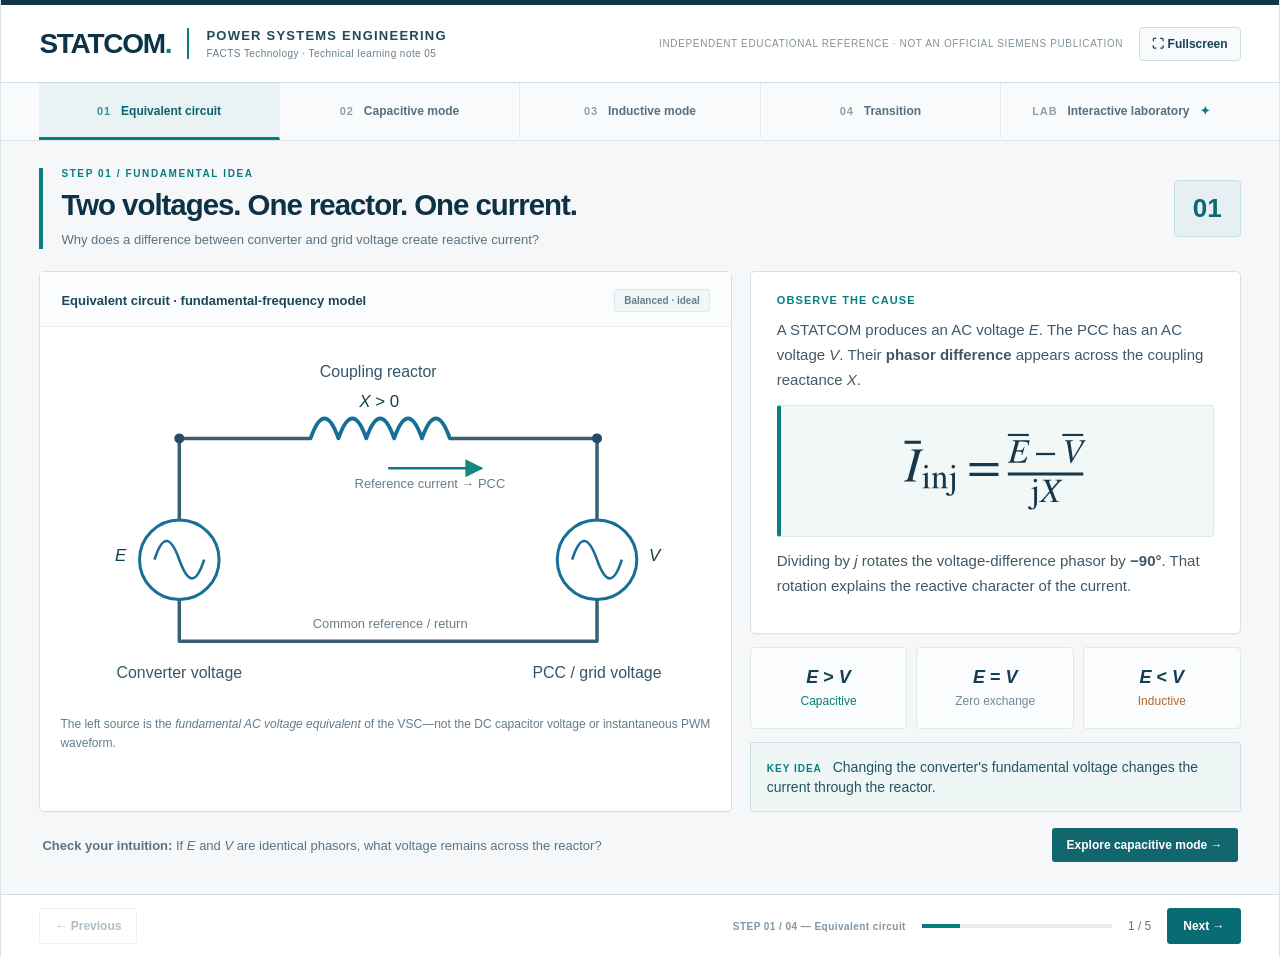
<file: docs/statcom-capacitive-inductive/index.html>
<!doctype html>
<html lang="en">
<head>
<meta charset="utf-8">
<meta name="viewport" content="width=device-width, initial-scale=1, viewport-fit=cover">
<meta name="color-scheme" content="light">
<meta name="generator" content="STATCOM Engineering Learning Notes · Independent technical visual system">
<meta name="description" content="Standalone, offline four-step STATCOM lesson with a synchronized interactive circuit, phasors, and fundamental waveforms.">
<title>STATCOM | Capacitive and Inductive Operation — Engineering Learning Note</title>
<style>
:root{--ui-font:Inter,"Segoe UI","Helvetica Neue",Arial,sans-serif;--math-font:"STIX Two Math","STIX Math","Cambria Math","Noto Sans Math","DejaVu Math TeX Gyre",serif;font-family:var(--ui-font);color:#123047;background:#f1f5f7;--navy:#073953;--deep:#062d44;--blue:#1979ae;--teal:#087f75;--amber:#bd742b;--text:#17374b;--muted:#60798b;--line:#dbe4e9;--card:#fff;--shadow:0 7px 28px rgba(13,50,74,.045)}
*{box-sizing:border-box}html{scroll-behavior:smooth}body{margin:0;min-width:300px;overflow-x:hidden}button,input{font:inherit}button{cursor:pointer}.var{font-family:var(--math-font);font-style:italic;font-weight:400}.unit{font-family:var(--ui-font);font-style:normal}sub{font-family:var(--ui-font);font-style:normal;font-size:.67em;vertical-align:sub;line-height:0}.app-shell{max-width:1770px;min-height:100vh;margin:0 auto;background:#f5f8fa;box-shadow:0 0 0 1px #dfe6ea}
.masthead{height:72px;background:#fff;border-bottom:3px solid var(--teal);padding:0 clamp(16px,3.3vw,60px);display:flex;align-items:center;justify-content:space-between;gap:20px}.brand{display:flex;align-items:center;gap:15px;white-space:nowrap}.brand-block{font-size:23px;letter-spacing:-1.3px;font-weight:800;color:var(--deep)}.brand-dot{color:#00a39c}.brand-copy{display:flex;flex-direction:column;border-left:1px solid #d6e0e6;padding-left:15px;gap:3px}.brand-copy b{font-size:15px;letter-spacing:.14em}.brand-copy small{font-size:10px;letter-spacing:.06em;color:#6f8490}.masthead-right{display:flex;align-items:center;gap:16px}.independent{font-size:10px;color:#7e939e;letter-spacing:.02em}.top-action{border:1px solid #d7e2e8;background:#fff;border-radius:7px;color:#3b6077;padding:9px 12px;font-size:12px;font-weight:600}
.lesson-nav{display:flex;gap:2px;padding:12px clamp(16px,3.3vw,60px) 0;background:#fff;border-bottom:1px solid #e0e9ed;overflow-x:auto;scrollbar-width:thin}.nav-step{flex:1;min-width:142px;display:flex;align-items:center;gap:9px;justify-content:center;white-space:nowrap;padding:11px 7px 14px;border:0;background:transparent;color:#708796;border-bottom:3px solid transparent;font-size:12px;font-weight:650}.nav-step:hover{color:#0b6e71;background:#f6fafb}.nav-step.active{color:#0a6471;border-bottom-color:#11958b;background:#f1f8f8}.nav-num{font-size:10px;letter-spacing:.08em;font-weight:800;opacity:.8}.lab-nav{min-width:184px}.lab-star{font-size:12px;color:#14998b}
.main{padding:clamp(15px,2.1vw,30px) clamp(16px,3.3vw,60px) 15px;min-height:calc(100vh - 196px)}.lesson-section{display:none;animation:fadeIn .18s ease}.lesson-section.active{display:block}@keyframes fadeIn{from{opacity:.85;transform:translateY(4px)}to{opacity:1;transform:none}}[hidden]{display:none!important}.section-head{display:flex;justify-content:space-between;align-items:center;gap:18px;margin-bottom:18px}.eyebrow{font-size:10px;font-weight:800;letter-spacing:.13em;color:#138e84;text-transform:uppercase;margin:0 0 8px}.section-head h1{font-size:clamp(23px,2.15vw,34px);line-height:1.13;margin:0 0 8px;letter-spacing:-.035em;font-weight:720;color:#083c55}.section-head .question{margin:0;color:#5c7588;font-size:clamp(12px,1.03vw,15px);line-height:1.5}.step-icon{background:#e6f3f3;border:1px solid #c6e4e3;border-radius:11px;font-weight:800;font-size:26px;color:#0a9186;padding:12px 18px;flex-shrink:0}.surface{background:var(--card);border:1px solid var(--line);box-shadow:var(--shadow);border-radius:11px;min-width:0}.two-cols{display:grid;grid-template-columns:1.34fr .95fr;gap:18px}.surface-title{display:flex;justify-content:space-between;align-items:center;padding:18px 20px 0;font-weight:800;font-size:13px;color:#16435b;gap:10px}.muted-tag{font-size:10px;color:#718796;font-weight:650;background:#f2f7f9;padding:6px 8px;border-radius:5px}.intro-circuit{display:block;width:100%;max-height:465px;padding:0 12px}.intro-wire path{stroke:#395f72;stroke-width:3.5;fill:none;stroke-linejoin:round;stroke-linecap:round}.intro-coil{stroke:#2378a3;stroke-width:3.8;fill:none}.intro-current{stroke:#16877c;stroke-width:2.6;fill:none}.source-disc{fill:#fff;stroke:#1b718a;stroke-width:3}.intro-sine{fill:none;stroke:#1b718a;stroke-width:2.6}.elect-node{fill:#254b65}.svg-label{fill:#395c70;font:15px "Segoe UI",Arial,sans-serif}.svg-body{fill:#697f8e;font:13px "Segoe UI",Arial,sans-serif}.svg-math{fill:#0d5874;font:19px var(--math-font);font-style:normal}.figure-note{font-size:11px;color:#6c8090;line-height:1.6;padding:0 20px 16px;margin:0}.explain-column{display:flex;flex-direction:column;gap:13px}.lesson-body{padding:24px 25px;flex:1}.lesson-body p{font-size:15px;line-height:1.68;color:#405b6b;margin:12px 0}.mini-eyebrow{font-size:11px;color:#0d9185;text-transform:uppercase;font-weight:750;letter-spacing:.14em}.formula{background:#f0f7f8;border-left:3px solid #158c82;border-radius:5px;padding:12px 8px;text-align:center;color:#064b60}.formula math{font-size:clamp(20px,1.8vw,30px);max-width:100%;overflow-x:auto}.formula math{font-family:var(--math-font);font-weight:400;font-style:normal;line-height:1.3}.formula mi{font-style:italic}.formula mn,.formula mo{font-style:normal}.formula mtext{font-family:var(--ui-font);font-size:.80em;font-style:normal}.three-signs{display:grid;grid-template-columns:repeat(3,minmax(0,1fr));gap:9px}.three-signs>div{display:flex;gap:6px;flex-direction:column;justify-content:center;min-height:77px;background:#fff;border:1px solid #dfe8eb;border-radius:9px;text-align:center;padding:10px 5px}.three-signs strong{color:#284d62;font-size:17px}.three-signs > div > span{font-size:12px;color:#758a97}.three-signs .mode-cap,.good{color:#087f75}.three-signs .mode-ind,.bad,.ind-text{color:#b2672d}.key-point{margin:0;font-size:13px;line-height:1.45;background:#e6f3f1;border:1px solid #c6e2e0;border-radius:8px;color:#215b5d;padding:13px 15px}.key-mark{font-size:10px;letter-spacing:.1em;font-weight:800;margin-right:7px;color:#0b7974}.action-strip{display:flex;justify-content:space-between;gap:10px;align-items:center;padding:16px 3px;color:#5a7485;font-size:13px}.action-strip p{margin:0}.next-inline{padding:10px 15px;background:#0b686f;color:white;border:0;border-radius:7px;font-size:12px;font-weight:700;white-space:nowrap}
.mode-pill{display:inline-flex;align-items:center;justify-content:center;border-radius:7px;font-size:11px;font-weight:850;letter-spacing:.08em;padding:11px 15px;white-space:nowrap}.mode-pill.capacitive{background:#e2f4ee;color:#087562;border:1px solid #bee4d9}.mode-pill.inductive{background:#fcf1e8;color:#a6632e;border:1px solid #edd3bd}.mode-pill.neutral{background:#edf2f6;color:#536b7d;border:1px solid #d6e0e5}.mode-pill.outside{background:#fff1d8;color:#98600f;border:1px solid #eed39c}.case-banner{display:grid;grid-template-columns:repeat(4,1fr);gap:1px;background:#e4edf1;border:1px solid #dbe6eb;border-radius:9px;overflow:hidden;margin-bottom:17px}.case-banner>div{padding:13px 20px;background:#fff}.case-banner small{display:block;color:#8295a2;font-size:10px;font-weight:800;letter-spacing:.06em;margin-bottom:4px}.case-banner strong{font-size:19px;white-space:nowrap;color:#18495c;font-variant-numeric:tabular-nums}.case-banner strong.good{color:#098371}.case-banner strong.bad{color:#b2682c}.two-figures{display:grid;grid-template-columns:1fr 1fr;gap:17px}.teaching-figure{overflow:hidden;margin:0;display:flex;flex-direction:column;min-height:290px}.teaching-figure figcaption{display:flex;align-items:center;gap:12px;padding:14px 18px 9px;border-bottom:1px solid #eef2f4;color:#668294;font-size:11px}.teaching-figure figcaption b{font-size:13px;color:#224a5f}.teaching-figure figcaption span{margin-left:auto;font-size:11px;color:#6f8795;max-width:50%;text-align:right}.teaching-figure img{display:block;width:100%;height:min(34vw,440px);object-fit:contain;background:#fff;padding:8px}.interpretation{margin-top:16px;border:1px solid #dce8e9;border-radius:9px;background:#fff;padding:14px 18px}.interpretation p{color:#647c8d;line-height:1.55;font-size:12px;margin:11px 0 0}.explain-flow{display:flex;align-items:center;justify-content:center;gap:clamp(7px,1.4vw,23px);flex-wrap:wrap}.explain-flow b{font-size:13px;color:#2a5466}.explain-flow span{color:#9aacb6}.explain-flow b.good{color:#087e75}.explain-flow b.ind-text{color:#b2682c}.transition-figures img{height:min(28vw,355px)}.transition-figures .teaching-figure{min-height:240px}.formula-strip{display:flex;align-items:center;justify-content:space-around;gap:14px;margin-bottom:17px;padding:12px}.formula-strip math{font-size:clamp(18px,1.7vw,26px)}.formula-strip>span{color:#668093;font-size:12px}.transition-meaning{margin-top:13px}.wide-note{padding:13px 3px}
.lab-section .section-head{margin-bottom:12px}.lab-head h1{font-size:clamp(23px,2vw,32px)}.lab-toolbar{padding:13px 20px;display:flex;align-items:center;justify-content:space-between;gap:22px;margin-bottom:10px}.primary-slider{flex:1;min-width:0;max-width:660px}.primary-slider label{display:flex;align-items:center;gap:8px;color:#204f62;font-size:13px;margin-bottom:7px}.primary-slider label b{font-weight:720}.slider-readout{margin-left:auto;font-weight:850;color:#036a71;white-space:nowrap;font-size:19px;font-variant-numeric:tabular-nums}.primary-slider input{width:100%;margin:0;accent-color:#098b83;height:16px;cursor:ew-resize}.slider-ranges{display:flex;justify-content:space-between;color:#8194a1;font-size:10px;margin-top:3px}.toolbar-side{display:flex;align-items:center;gap:9px;flex-wrap:wrap}.preset-group{display:flex;gap:4px;background:#f2f7f8;border:1px solid #e2eaef;padding:4px;border-radius:7px}.preset-group button{border:1px solid transparent;background:transparent;color:#637f8d;border-radius:5px;font-size:11px;font-weight:700;padding:9px 10px}.preset-group button.selected{background:#0a8180;color:#fff}.reset-button,.run-button{padding:9px 12px;border:1px solid #c9dde4;background:#fff;color:#386579;border-radius:6px;font-size:12px;font-weight:700}.lab-metrics{display:grid;grid-template-columns:repeat(4,1fr);margin-bottom:9px;gap:9px}.lab-metrics>div{background:#fff;border:1px solid #e1e9ed;border-radius:8px;padding:8px 12px;display:flex;justify-content:space-between;align-items:center;gap:8px;min-width:0}.lab-metrics small{font-size:10px;color:#768c9a}.lab-metrics strong{font-size:14px;color:#214f65;font-variant-numeric:tabular-nums;white-space:nowrap}.lab-metrics .unit{font-size:11px;font-weight:500}.lab-triptych{display:grid;grid-template-columns:repeat(3,minmax(0,1fr));gap:9px}.lab-card{overflow:hidden}.card-heading{display:flex;align-items:center;justify-content:space-between;gap:5px;padding:10px 12px;border-bottom:1px solid #e7eef1;min-height:40px}.card-heading b{font-size:12px;color:#17485f}.card-heading > span{color:#8495a0;font-size:10px;white-space:nowrap}.live-svg{width:100%;display:block;height:auto;aspect-ratio:500/308;background:linear-gradient(180deg,#fff 0%,#fcfdfe 100%)}.lab-bottom{display:grid;grid-template-columns:1fr 1fr;gap:9px;margin-top:9px}.trace-card{overflow:hidden}.trace-header{display:flex;gap:6px;justify-content:space-between;align-items:center;padding:7px 13px 0}.trace-header b{font-size:12px;color:#284e63}.trace-header > span{font-size:10px;color:#8496a1}.trend-svg{width:100%;height:auto;aspect-ratio:590/226;display:block}.lab-controls-secondary{display:flex;align-items:center;justify-content:space-between;gap:12px;margin-top:9px;flex-wrap:wrap}.cursor-wrap{display:flex;align-items:center;gap:10px;font-size:11px;color:#69808c}.cursor-wrap input{width:clamp(120px,18vw,300px);accent-color:#168d87}.cursor-wrap output{font-size:11px;color:#225367;font-variant-numeric:tabular-nums}.lab-controls-secondary details{background:#fff;border:1px solid #dae5ea;border-radius:7px;position:relative;max-width:100%}.lab-controls-secondary summary{font-size:11px;color:#2f6c74;cursor:pointer;padding:9px 12px;font-weight:700}.advanced-grid{padding:12px 15px;display:grid;gap:8px;grid-template-columns:repeat(3,1fr);border-top:1px solid #eef3f5;min-width:min(700px,80vw)}.advanced-grid label{display:flex;flex-direction:column;gap:5px;color:#587383;font-size:12px}.advanced-grid input{accent-color:#0f958a}.advanced-grid output{font-variant-numeric:tabular-nums;color:#245264;font-size:11px}.lab-note{font-size:10px;color:#748997;line-height:1.55;margin-top:10px}.lab-note.warning{padding:9px;border-radius:6px;background:#fff2d9;border:1px solid #edd8ae;color:#8b5e18}
.app-footer{background:#fff;border-top:1px solid #dfe9ec;min-height:54px;display:flex;align-items:center;gap:16px;padding:9px clamp(16px,3.3vw,60px)}.app-footer button{border:1px solid #d0e0e6;background:#fff;padding:8px 13px;color:#336277;border-radius:6px;font-size:12px;font-weight:700;white-space:nowrap}.app-footer button:disabled{opacity:.4;cursor:not-allowed}.app-footer button#next{background:#0b6d74;border-color:#0b6d74;color:white}.footer-message{font-size:10px;font-weight:700;letter-spacing:.06em;color:#8196a2;margin-left:auto}.footer-progress{height:5px;flex:0 1 190px;background:#e5eff0;border-radius:8px;overflow:hidden}.footer-progress span{height:100%;display:block;background:#0f9186;transition:width .25s}.footer-counter{font-size:11px;color:#748997;white-space:nowrap;font-variant-numeric:tabular-nums}
.svg-txt{font-family:"Segoe UI",Arial,sans-serif;fill:#31546a}.svg-small{font-size:12px;fill:#738998}.svg-italic{font-family:var(--math-font);font-style:italic}.svg-upright{font-style:normal;font-family:"Segoe UI",Arial,sans-serif}.svg-line{stroke:#466b7b;stroke-width:3;fill:none;stroke-linecap:round;stroke-linejoin:round}.svg-node{fill:#30546b}.svg-grid{stroke:#e5edf1;stroke-width:1;fill:none}.svg-zero{stroke:#b4c6cf;stroke-width:1.5}.svg-v{stroke:var(--blue)}.svg-e{stroke:var(--amber)}.svg-i{stroke:var(--teal)}.svg-legend{font-size:12px;fill:#476578}.svg-numeric{font-family:"Segoe UI",Arial,sans-serif;font-style:normal;font-variant-numeric:tabular-nums}.mode-qualifier{font-size:10px;fill:#78909d}
button:focus-visible,input:focus-visible,summary:focus-visible{outline:3px solid #49b7b0;outline-offset:3px}
@media (max-width:1100px){.two-cols{grid-template-columns:1fr}.explain-column{display:grid;grid-template-columns:1fr}.intro-circuit{max-height:350px}.lab-toolbar{flex-wrap:wrap}.lab-toolbar .primary-slider{max-width:none;min-width:380px}.lab-metrics small{display:block}.lab-metrics>div{display:block}.lab-metrics strong{display:block;margin-top:3px}.teaching-figure img{height:31vw}.lab-triptych{gap:6px}.card-heading{display:block}.card-heading > span{display:block;margin-top:5px}}
@media (max-width:760px){.masthead{height:61px}.masthead-right .independent,.top-action span{display:none}.brand-copy small{font-size:9px}.lesson-nav{padding:4px 12px 0;gap:2px}.nav-step{min-width:112px;font-size:10px;flex-wrap:wrap;padding:9px 3px}.lab-nav{min-width:146px}.main{padding:14px}.section-head{align-items:flex-start}.section-head h1{font-size:23px}.two-figures,.lab-bottom{grid-template-columns:1fr}.teaching-figure img,.transition-figures img{height:auto;min-height:215px;max-height:410px}.interpretation,.lesson-body{padding:14px}.case-banner{grid-template-columns:repeat(2,1fr)}.case-banner strong{font-size:16px}.lab-triptych{grid-template-columns:1fr}.live-svg{max-height:350px}.lab-metrics{grid-template-columns:repeat(2,1fr)}.lab-toolbar{padding:12px;gap:13px}.lab-toolbar .primary-slider{min-width:0;width:100%}.toolbar-side{width:100%;justify-content:space-between}.slider-ranges span:nth-child(2){display:none}.formula-strip{display:block;text-align:center}.formula-strip>span{display:block;margin-top:8px}.action-strip{flex-wrap:wrap}.app-footer{padding:9px 14px;gap:10px}.footer-message{display:none}.footer-progress{margin-left:auto}.advanced-grid{grid-template-columns:1fr;min-width:min(330px,88vw)}.lab-head-right{display:none}}
@media print{.masthead,.lesson-nav,.app-footer,.lab-toolbar,.lab-controls-secondary{display:none}.lesson-section{display:block!important;break-after:page}.main{padding:0}.surface{box-shadow:none}.teaching-figure img{max-height:450px}.app-shell{box-shadow:none}}
@media (prefers-reduced-motion:reduce){*{animation:none!important;transition:none!important}}

/* Scientific typography: one math family in MathML, inline symbols and live SVGs.
   No font files or online services are loaded, and all numerals stay upright. */
.math-svg-label{font-family:var(--math-font);font-weight:400;font-style:normal;font-variant-numeric:lining-nums tabular-nums}
.math-svg-label tspan[data-math-role="var"]{font-style:italic}
.math-svg-label tspan[data-math-role="sub"]{font-style:normal}
.math-svg-label tspan[data-math-role="roman"]{font-style:normal}
.math-svg-label tspan[data-math-role="prose"]{font-family:var(--ui-font);font-style:normal}
.svg-legend.math-svg-label{font-size:14px}
.svg-small.math-svg-label{font-size:13px}
.svg-numeric,.slider-readout,.case-banner strong,.lab-metrics strong{font-style:normal;font-variant-numeric:lining-nums tabular-nums}
.svg-numeric .var,.case-banner strong .var,.lab-metrics strong .var{font-style:italic}
/* Avoid exaggerated glyph size differences inside native MathML expressions. */
.formula math{font-size:clamp(22px,1.85vw,30px);font-synthesis:style}
.formula math mtext{font-size:.8em}
.formula-strip math{font-size:clamp(20px,1.75vw,27px)}

/* Consistent phasor overlines avoid browser-dependent placement of MathML macrons. */
.formula math mi.phasor{text-decoration-line:overline;text-decoration-thickness:1.2px;text-decoration-color:currentColor;text-underline-offset:1px}



/* Engineering document design system (Siemens-inspired, independently authored).
   Colors are deliberately not official corporate design assets. */
:root {
 --ui-font: "Inter", "Segoe UI", Arial, Helvetica, sans-serif;
 --math-font: Georgia, "Cambria", "Times New Roman", serif;
 --math-inline-font: "Segoe UI", Arial, Helvetica, sans-serif;
 --navy:#123547; --deep:#092639; --blue:#176F98;
 --teal:#087D82; --amber:#BD7532; --text:#203947;
 --muted:#627989; --line:#DAE3E7; --card:#FFFFFF;
 --shadow:0 1px 2px rgba(12,42,59,.025);
}
html { background:#eef2f4; }
body { color:var(--text); background:#eef2f4; font-family:var(--ui-font); }
.app-shell { max-width:1780px; background:#F5F7F8; box-shadow:none; border-left:1px solid #DDE5E8; border-right:1px solid #DDE5E8; }
.masthead {height:83px; border-top:5px solid #123547; border-bottom:1px solid #CDDDE2; padding:0 clamp(18px,3vw,48px); background:#FFFFFF; gap:20px; }
.brand {gap:16px}
.brand-block {font-size:28px; font-weight:800; letter-spacing:-.045em; color:#0C3349; }
.brand-dot {color:#087D82}
.brand-copy {border-left:2px solid #087D82; padding-left:17px; gap:5px; }
.brand-copy b {font-size:13px; letter-spacing:.095em; color:#23485A; font-weight:750; }
.brand-copy small {font-size:10px; color:#667D8B; letter-spacing:.045em; }
.independent {font-size:10px; letter-spacing:.065em; color:#82929B; text-transform:uppercase; }
.top-action {border-radius:4px; font-size:12px; background:#F8FAFB; border-color:#CCDDE3; color:#164358; }
.top-action:hover {background:#EEF6F7; border-color:#97BFC3;}
.lesson-nav {padding:0 clamp(18px,3vw,48px); background:#FAFBFC; border-bottom:1px solid #DCE5E9; gap:0;}
.nav-step {min-height:57px; padding:13px 10px 12px; min-width:145px; border-radius:0; border-bottom-width:3px; font-size:12px; font-weight:670; color:#586F7D; gap:10px;}
.nav-step:not(:last-child) {border-right:1px solid #E8EDEF;}
.nav-step.active {background:#EAF3F4; color:#0B616B; border-bottom-color:#087D82;}
.nav-step:hover {background:#F0F6F7; color:#16485A;}
.nav-num {font-size:11px; font-weight:800; color:#748998;}
.nav-step.active .nav-num {color:#087D82;}
.lab-star {color:#087D82;}
.main {padding:clamp(22px,2.1vw,36px) clamp(18px,3vw,48px) 16px; background:#F5F7F8; }
.section-head {margin-bottom:22px; border-left:4px solid #087D82; padding-left:18px; min-height:64px;}
.section-head h1 {font-weight:730; font-size:clamp(26px,2.3vw,38px); line-height:1.15; letter-spacing:-.035em; color:#0D3146; }
.section-head .question {font-size:clamp(13px,1.02vw,16px); line-height:1.5; color:#5B7280;}
.eyebrow {font-size:10px; font-weight:800; color:#087D82; letter-spacing:.16em; margin-bottom:9px;}
.step-icon {border-radius:4px; background:#E6F0F2; border:1px solid #C6DFE3; color:#0C6771; font-weight:800; }
.surface {border-radius:5px; border:1px solid #D5E1E5; background:#FFFFFF; box-shadow:0 1px 1px rgba(12,42,59,.025);}
.surface-title, .card-heading, .trace-header {background:#FBFCFD;}
.surface-title {padding:17px 21px 14px; font-size:13px; border-bottom:1px solid #E5ECEF; color:#1A4659;}
.muted-tag {border:1px solid #DDE9EC; border-radius:3px; background:#F1F6F7; color:#65808B; padding:5px 9px;}
.lesson-body {padding:22px 26px;}
.lesson-body p {font-size:15px; color:#405868; line-height:1.66;}
.mini-eyebrow {color:#087D82; font-size:11px; letter-spacing:.10em;}
.figure-note {font-size:12px; color:#657C8B; line-height:1.6; padding:0 20px 16px;}
.formula {background:#F2F7F8; border:1px solid #DCE9EB; border-left:4px solid #087D82; border-radius:3px; color:#10394A; padding:13px 16px;}
.formula svg.equation-art {display:block; margin:0 auto; overflow:visible; shape-rendering:geometricPrecision;}
.formula svg.equation-art--main {width:min(100%,295px); height:auto; max-height:104px; }
.formula svg.equation-art--pair {width:min(100%,660px); height:auto; max-height:124px;}
.formula-strip {padding:12px 20px; gap:18px;}
.formula-strip > span {font-size:12px; color:#617988; max-width:325px; line-height:1.55;}
.var {font-family:var(--math-inline-font); font-weight:inherit; font-style:italic; font-synthesis:style;}
.unit, sub, .svg-numeric {font-style:normal; font-family:var(--ui-font); font-variant-numeric:lining-nums tabular-nums;}
sub {font-size:.66em; font-weight:550; vertical-align:-.30em; line-height:0;}
.section-head h1 .var, .lab-head h1 .var {font-size:.99em; font-family:inherit; font-style:italic; font-weight:inherit;}
.three-signs>div {border-radius:4px; background:#FBFCFD; min-height:82px;}
.three-signs strong {font-size:18px; color:#133F53;}
.three-signs > div > span {font-size:12px;}
.key-point {border-radius:3px; padding:14px 16px; border-color:#CBE2E5; background:#EEF6F6; color:#255562; font-size:14px;}
.key-mark {color:#087D82;}
.action-strip {padding:16px 3px;}
.next-inline {border-radius:3px; background:#12676F; font-weight:700;}
.mode-pill {border-radius:3px; font-size:11px; letter-spacing:.045em; font-weight:750; padding:10px 15px;}
.mode-pill.capacitive {background:#E7F4F1; color:#097A72; border-color:#C6E4DA;}
.mode-pill.inductive {background:#FFF3E7; color:#A15F27; border-color:#ECD6BD;}
.mode-pill.neutral {background:#EFF3F5; color:#56737E; border-color:#D7E2E7;}
.case-banner {border-radius:4px; background:#D6E4E8; border-color:#D2E0E4;}
.case-banner > div {padding:16px 20px;}
.case-banner small {font-size:10px; letter-spacing:.075em; color:#617987;}
.case-banner strong {font-size:21px; letter-spacing:-.02em; color:#103B4F;}
.teaching-figure figcaption {padding:15px 18px; background:#FCFDFD; border-bottom:1px solid #E3EBEE; color:#6D808B; font-size:12px;}
.teaching-figure figcaption b {color:#1B485C; font-size:14px;}
.teaching-figure figcaption span {font-size:11px; color:#67818E;}
.teaching-figure img {padding:11px;}
.interpretation {border-radius:4px; border-left:3px solid #087D82; background:#fff; padding:18px 21px;}
.explain-flow b {font-size:14px;}
.explain-flow span {color:#99AEB8;}
.interpretation p {font-size:13px; color:#526F7D;}
/* Laboratory hierarchy: one primary control, consistent live panels. */
.lab-section .section-head {margin-bottom:16px;}
.lab-head h1 {font-size:clamp(27px,2.35vw,38px);}
.lab-toolbar {padding:18px 22px; gap:28px; border-top:3px solid #087D82; margin-bottom:12px;}
.primary-slider {max-width:760px;}
.primary-slider label {font-size:15px; font-weight:650; color:#1D4C60; margin-bottom:10px; gap:9px;}
.primary-slider label .var {font-size:17px;}
.slider-readout {font-size:24px; font-weight:750; color:#0A6F76;}
.primary-slider input, .cursor-wrap input, .advanced-grid input {accent-color:#087D82;}
.slider-ranges {font-size:10.5px; margin-top:7px; color:#738997;}
.preset-group {border-radius:4px; background:#F1F5F7; padding:3px;}
.preset-group button {border-radius:2px; font-size:11px; padding:10px 12px;}
.preset-group button.selected {background:#096F77;}
.reset-button,.run-button {border-radius:3px; font-size:12px; padding:10px 13px;}
.lab-metrics {gap:9px; margin-bottom:12px;}
.lab-metrics>div {display:flex; flex-direction:column; align-items:flex-start; justify-content:center; min-height:80px; gap:7px; padding:13px 16px; border-radius:4px; border-top:2px solid #DCE7EA;}
.lab-metrics>div:first-child {border-top-color:#087D82;}
.lab-metrics small {font-size:11px; font-weight:550; color:#657E8B;}
.lab-metrics strong {font-size:21px; letter-spacing:-.02em; font-weight:720; line-height:1.2; color:#153C50; white-space:normal;}
.lab-metrics .unit {font-size:13px;}
.lab-triptych, .lab-bottom {gap:11px;}
.card-heading {padding:14px 15px; min-height:52px; border-bottom:1px solid #E4ECEF;}
.card-heading b {font-size:13.5px; font-weight:750; color:#174153;}
.card-heading > span {font-size:11px; color:#6B808B;}
.live-svg {background:#FFFFFF;}
.trace-header {padding:12px 14px 4px; border-bottom:1px solid #EDF1F3;}
.trace-header b {font-size:13px; color:#16475A;}
.trace-header > span {font-size:10.5px; color:#6F8490;}
.lab-controls-secondary {margin-top:12px;}
.lab-controls-secondary details {border-radius:3px;}
.lab-controls-secondary summary {font-size:12px;}
.lab-note {font-size:11px; margin-top:12px; color:#647C8B;}
.app-footer {min-height:63px; padding:10px clamp(18px,3vw,48px); border-top:1px solid #CDDDE2; background:#FFFFFF;}
.app-footer button {border-radius:3px; font-size:12px; padding:10px 15px;}
.app-footer button#next {background:#096B73; border-color:#096B73;}
.footer-message {font-size:10px; letter-spacing:.045em;}
.footer-progress {height:4px; border-radius:0; background:#E6ECEF;}
.footer-progress span {background:#087D82;}
.footer-counter {font-size:12px; color:#5E7585;}
/* Math labels in SVG use a single sans-serif system, with italic variables. */
.svg-txt, .svg-label, .svg-body, .svg-upright, .svg-numeric, .math-svg-label {font-family:var(--math-inline-font);}
.svg-label {fill:#34566A; font-size:16px;}
.svg-body {fill:#667E8B; font-size:13px;}
.svg-math, .math-svg-label {font-style:normal; font-weight:450; fill:#173E51; font-size:17px; font-variant-numeric:lining-nums tabular-nums;}
.math-svg-label tspan[data-math-role="var"] {font-family:var(--math-inline-font); font-style:italic; font-weight:520;}
.math-svg-label tspan[data-math-role="sub"] {font-style:normal; font-size:74%; font-weight:500;}
.math-svg-label tspan[data-math-role="roman"] {font-style:normal; font-variant-numeric:tabular-nums;}
.math-svg-label tspan[data-math-role="prose"] {font-family:var(--ui-font); font-style:normal;}
.svg-txt.math-svg-label {font-size:18px;}
.svg-small.math-svg-label {font-size:14px;}
.svg-legend.math-svg-label {font-size:15px; fill:#2B5265;}
.svg-small {font-size:13px; fill:#718897;}
.mode-qualifier {font-size:11px; fill:#718897; letter-spacing:.018em;}
.svg-line {stroke:#3F6478;}
.svg-grid {stroke:#E6EDF0;}
.svg-v {stroke:var(--blue);}
.svg-e {stroke:var(--amber);}
.svg-i {stroke:var(--teal);}
.intro-coil {stroke:var(--blue);}
.intro-current {stroke:var(--teal);}
.source-disc,.intro-sine {stroke:var(--blue);}
/* A strong visual hierarchy must survive compact screens. */
@media (max-width:1100px) {
 .lab-toolbar .primary-slider {max-width:none; min-width:250px;}
 .lab-metrics>div {display:flex;}
 .lab-metrics strong {font-size:19px;}
 .card-heading {display:flex; flex-wrap:wrap;}
 .card-heading > span {display:inline; margin-top:0; white-space:normal;}
}
@media (max-width:760px) {
 .masthead {height:74px; padding:0 15px;}
 .brand-block {font-size:22px;}
 .brand-copy {padding-left:10px;}
 .brand-copy b {font-size:11px;}
 .independent {display:none;}
 .lesson-nav {padding:0 8px;}
 .nav-step {min-width:125px; min-height:55px;}
 .main {padding:18px 13px;}
 .section-head {padding-left:11px;}
 .section-head h1 {font-size:25px;}
 .formula svg.equation-art--main {max-width:100%;width:255px;}
 .formula svg.equation-art--pair {width:100%;}
 .formula-strip > span {max-width:none; margin-top:8px;}
 .lab-metrics>div {min-height:72px; padding:11px;}
 .lab-metrics strong {font-size:18px;}
 .lab-triptych {grid-template-columns:1fr;}
 .lab-bottom {grid-template-columns:1fr;}
 .lab-toolbar {padding:15px;}
 .primary-slider label {font-size:13px;}
 .slider-readout {font-size:21px;}
 .lesson-body {padding:18px;}
 .teaching-figure figcaption {flex-wrap:wrap;}
 .teaching-figure figcaption span {max-width:none; text-align:left; margin-left:0;}
}
@media (max-width:520px) {
 .masthead {gap:5px;}
 .brand {gap:7px; flex:1; min-width:0; white-space:normal;}
 .brand-block {font-size:20px; flex-shrink:0;}
 .brand-copy {padding-left:8px; min-width:0; flex:1;}
 .brand-copy b {font-size:9px; letter-spacing:.055em; white-space:nowrap;}
 .brand-copy small {font-size:9px; letter-spacing:0; white-space:normal;}
 .masthead-right {flex:0 0 auto;}
 .top-action {padding:8px;}
}
@media (prefers-reduced-motion:reduce) { .lesson-section{animation:none;} }
@media print {.main{background:#fff;}.app-shell{border:0;} .surface{break-inside:avoid;}}


</style>
</head>
<body>
<div class="app-shell">
<header class="masthead" role="banner"><div class="brand" aria-label="STATCOM engineering learning note"><span class="brand-block">STATCOM<span class="brand-dot">.</span></span><span class="brand-copy"><b>POWER SYSTEMS ENGINEERING</b><small>FACTS Technology · Technical learning note 05</small></span></div><div class="masthead-right"><span class="independent">Independent educational reference · not an official Siemens publication</span><button class="top-action" id="btn-fullscreen" type="button" title="Toggle fullscreen">⛶ <span>Fullscreen</span></button></div></header>
<nav class="lesson-nav" aria-label="Lesson sections">
  <button class="nav-step active" data-section="0" aria-current="step"><span class="nav-num">01</span><span>Equivalent circuit</span></button>
  <button class="nav-step" data-section="1"><span class="nav-num">02</span><span>Capacitive mode</span></button>
  <button class="nav-step" data-section="2"><span class="nav-num">03</span><span>Inductive mode</span></button>
  <button class="nav-step" data-section="3"><span class="nav-num">04</span><span>Transition</span></button>
  <button class="nav-step lab-nav" data-section="4"><span class="nav-num">LAB</span><span>Interactive laboratory</span><span class="lab-star">✦</span></button>
</nav>
<main class="main" id="content">
<!-- SECTION 1 -->
<section class="lesson-section active" data-section="0" aria-labelledby="title-step1">
  <div class="section-head"><div><p class="eyebrow">STEP 01 / FUNDAMENTAL IDEA</p><h1 id="title-step1">Two voltages. One reactor. One current.</h1><p class="question">Why does a difference between converter and grid voltage create reactive current?</p></div><span class="step-icon">01</span></div>
  <div class="two-cols large-left">
    <article class="surface circuit-intro"><div class="surface-title"><span>Equivalent circuit · fundamental-frequency model</span><span class="muted-tag">Balanced · ideal</span></div><svg class="intro-circuit" viewBox="0 0 670 390" role="img" aria-label="Equivalent circuit with converter fundamental source E on the left, coupling inductor X in series, and PCC source V on the right sharing the ground return">
      <defs><marker id="ref-arrow-step" viewBox="0 0 10 10" refX="9" refY="5" markerWidth="7" markerHeight="7" orient="auto-start-reverse"><path d="M0 0 L10 5 L0 10z" fill="#16877c"/></marker></defs>
      <g class="intro-wire"><path d="M128 112 H260 M400 112 H548 V194 M128 112 V194 M128 274 V316 H548 V274" /></g>
      <path class="intro-coil" d="M260 112 Q274 72 288 112 Q302 72 316 112 Q330 72 344 112 Q358 72 372 112 Q386 72 400 112" />
      <circle cx="128" cy="234" r="40" class="source-disc"/><circle cx="548" cy="234" r="40" class="source-disc"/>
      <path class="intro-sine" d="M103 234 C111 209 119 209 128 234 S145 259 153 234 M523 234 C531 209 539 209 548 234 S565 259 573 234"/>
      <circle class="elect-node" cx="128" cy="112" r="5"/><circle class="elect-node" cx="548" cy="112" r="5"/>
      <path d="M338 142 H432" class="intro-current" marker-end="url(#ref-arrow-step)"/>
      <text class="svg-body" x="380" y="162" text-anchor="middle">Reference current → PCC</text>
      <text class="svg-label" x="328" y="50" text-anchor="middle">Coupling reactor</text>
      <text class="svg-math math-svg-label" x="329" y="80" text-anchor="middle"><tspan data-math-role="var" font-style="italic">X</tspan><tspan data-math-role="roman" font-style="normal"> &gt; 0</tspan></text>
      <text class="svg-label" x="128" y="353" text-anchor="middle">Converter voltage</text>
      <text class="svg-label" x="548" y="353" text-anchor="middle">PCC / grid voltage</text>
      <text class="svg-math math-svg-label" x="69" y="235" text-anchor="middle"><tspan data-math-role="var" font-style="italic">E</tspan></text><text class="svg-math math-svg-label" x="606" y="235" text-anchor="middle"><tspan data-math-role="var" font-style="italic">V</tspan></text>
      <text class="svg-body" x="340" y="303" text-anchor="middle">Common reference / return</text>
    </svg><p class="figure-note">The left source is the <em>fundamental AC voltage equivalent</em> of the VSC—not the DC capacitor voltage or instantaneous PWM waveform.</p></article>
    <div class="explain-column">
      <article class="surface lesson-body"><div class="mini-eyebrow">Observe the cause</div><p>A STATCOM produces an AC voltage <span class="var">E</span>. The PCC has an AC voltage <span class="var">V</span>. Their <b>phasor difference</b> appears across the coupling reactance <span class="var">X</span>.</p>
        <div class="formula"><svg xmlns:xlink="http://www.w3.org/1999/xlink" xmlns="http://www.w3.org/2000/svg" viewBox="0 0 133.814916 72.06633" version="1.1" class="equation-art equation-art--main" role="img" aria-label="Phasor injected current equals converter fundamental voltage minus PCC voltage, divided by j X" focusable="false">
 <defs>
  <style type="text/css">*{stroke-linejoin: round; stroke-linecap: butt}</style>
 </defs>
 <g id="math-eq-0-figure_1">
  <g id="math-eq-0-patch_1">
   <path d="M 0 72.06633  L 133.814916 72.06633  L 133.814916 0  L 0 0  L 0 72.06633  z " style="fill: none"/>
  </g>
  <g id="math-eq-0-text_1">
   <!-- $\overline{I}_{\mathrm{inj}}=\frac{\overline{E}-\overline{V}}{\mathrm{j}X}$ -->
   <g style="fill: #17374b" transform="translate(3.186069 43.853165) scale(0.34 -0.34)">
    <defs>
     <path id="math-eq-0-STIXGeneral-Italic-49" d="M 2458 4179  L 2458 4077  Q 2189 4045 2102 3961  Q 2016 3878 1933 3584  L 1165 838  Q 1069 499 1069 352  Q 1069 224 1149 179  Q 1229 134 1510 102  L 1510 0  L -51 0  L -51 102  Q 218 154 317 237  Q 416 320 486 582  L 1254 3405  Q 1338 3699 1338 3802  Q 1338 3930 1235 3997  Q 1133 4064 877 4077  L 877 4179  L 2458 4179  z " transform="scale(0.015625)"/>
     <path id="math-eq-0-STIXGeneral-Regular-69" d="M 1152 4045  Q 1152 3904 1056 3811  Q 960 3718 819 3718  Q 685 3718 592 3811  Q 499 3904 499 4045  Q 499 4179 595 4275  Q 691 4371 826 4371  Q 966 4371 1059 4275  Q 1152 4179 1152 4045  z M 1619 0  L 102 0  L 102 96  Q 435 115 521 211  Q 608 307 608 666  L 608 2118  Q 608 2342 563 2432  Q 518 2522 397 2522  Q 243 2522 128 2490  L 128 2592  L 1120 2944  L 1146 2918  L 1146 672  Q 1146 314 1226 218  Q 1306 122 1619 96  L 1619 0  z " transform="scale(0.015625)"/>
     <path id="math-eq-0-STIXGeneral-Regular-6e" d="M 3104 0  L 1773 0  L 1779 96  Q 2016 115 2096 233  Q 2176 352 2176 672  L 2176 1946  Q 2176 2592 1709 2592  Q 1549 2592 1408 2515  Q 1267 2438 1050 2227  L 1050 461  Q 1050 269 1136 192  Q 1222 115 1466 96  L 1466 0  L 115 0  L 115 96  Q 358 115 435 214  Q 512 314 512 602  L 512 2157  Q 512 2394 467 2483  Q 422 2573 288 2573  Q 160 2573 102 2547  L 102 2656  Q 550 2784 979 2944  L 1030 2925  L 1030 2426  L 1037 2426  Q 1491 2944 1958 2944  Q 2323 2944 2518 2688  Q 2714 2432 2714 1958  L 2714 544  Q 2714 288 2790 205  Q 2867 122 3104 96  L 3104 0  z " transform="scale(0.015625)"/>
     <path id="math-eq-0-STIXGeneral-Regular-6a" d="M 1242 4045  Q 1242 3904 1146 3811  Q 1050 3718 909 3718  Q 774 3718 681 3811  Q 589 3904 589 4045  Q 589 4179 685 4275  Q 781 4371 915 4371  Q 1050 4371 1146 4275  Q 1242 4179 1242 4045  z M 1235 2925  L 1235 0  Q 1235 -685 956 -1040  Q 678 -1395 147 -1395  Q -115 -1395 -281 -1296  Q -448 -1197 -448 -1043  Q -448 -941 -371 -867  Q -294 -794 -186 -794  Q -38 -794 122 -998  Q 269 -1178 390 -1178  Q 538 -1178 608 -1062  Q 698 -902 698 -288  L 698 2138  Q 698 2522 493 2522  Q 339 2522 237 2502  L 205 2496  L 205 2598  Q 717 2758 1203 2944  L 1235 2925  z " transform="scale(0.015625)"/>
     <path id="math-eq-0-STIXGeneral-Regular-3d" d="M 4077 2048  L 307 2048  L 307 2470  L 4077 2470  L 4077 2048  z M 4077 768  L 307 768  L 307 1190  L 4077 1190  L 4077 768  z " transform="scale(0.015625)"/>
     <path id="math-eq-0-STIXGeneral-Italic-45" d="M 4058 4179  L 3859 3194  L 3718 3206  Q 3738 3366 3738 3501  Q 3738 3789 3501 3878  Q 3264 3968 2509 3968  Q 2240 3968 2157 3939  Q 2074 3910 2042 3802  L 1619 2310  L 2118 2310  Q 2541 2310 2681 2412  Q 2822 2515 3008 2931  L 3123 2906  L 2688 1421  L 2560 1453  Q 2605 1651 2605 1786  Q 2605 1939 2560 1984  Q 2451 2080 2061 2080  L 1562 2080  L 1357 1363  Q 1126 550 1126 429  Q 1126 211 1632 211  Q 2458 211 2931 461  Q 3174 589 3533 1088  L 3635 1037  L 3238 0  L -6 0  L -6 102  Q 269 154 352 227  Q 435 301 512 576  L 1299 3405  Q 1370 3642 1370 3814  Q 1370 3942 1270 3996  Q 1171 4051 877 4077  L 877 4179  L 4058 4179  z " transform="scale(0.015625)"/>
     <path id="math-eq-0-STIXGeneral-Regular-2212" d="M 3974 1408  L 410 1408  L 410 1830  L 3974 1830  L 3974 1408  z " transform="scale(0.015625)"/>
     <path id="math-eq-0-STIXGeneral-Italic-56" d="M 4403 4179  L 4403 4077  Q 4198 4070 4045 3821  L 1658 -115  L 1536 -115  L 1011 3104  Q 902 3776 828 3910  Q 755 4045 486 4077  L 486 4179  L 2022 4179  L 2022 4077  Q 1722 4045 1629 3981  Q 1536 3917 1536 3750  Q 1536 3686 1542 3654  L 1958 819  L 3302 3123  Q 3616 3661 3616 3859  Q 3616 4032 3219 4077  L 3219 4179  L 4403 4179  z " transform="scale(0.015625)"/>
     <path id="math-eq-0-STIXGeneral-Italic-58" d="M 4192 4179  L 4192 4077  Q 3981 4006 3805 3875  Q 3629 3744 3392 3469  L 2310 2227  L 2957 595  Q 3072 307 3187 224  Q 3302 141 3629 102  L 3629 0  L 1894 0  L 1894 102  Q 2170 109 2278 163  Q 2387 218 2387 339  Q 2387 442 2298 666  L 1869 1722  L 902 621  Q 755 454 755 314  Q 755 102 1178 102  L 1178 0  L -186 0  L -186 102  Q 70 147 300 361  Q 531 576 1222 1382  L 1754 2003  L 1094 3635  Q 998 3872 880 3961  Q 762 4051 486 4077  L 486 4179  L 2170 4179  L 2170 4077  Q 1907 4045 1811 3990  Q 1715 3936 1715 3814  Q 1715 3706 1818 3456  L 2195 2515  L 3123 3584  Q 3258 3738 3258 3859  Q 3258 4058 2867 4077  L 2867 4179  L 4192 4179  z " transform="scale(0.015625)"/>
    </defs>
    <use xlink:href="#math-eq-0-STIXGeneral-Italic-49" transform="translate(0 1.4125)"/>
    <use xlink:href="#math-eq-0-STIXGeneral-Regular-69" transform="translate(34.843269 -12.315625) scale(0.7)"/>
    <use xlink:href="#math-eq-0-STIXGeneral-Regular-6e" transform="translate(54.30326 -12.315625) scale(0.7)"/>
    <use xlink:href="#math-eq-0-STIXGeneral-Regular-6a" transform="translate(89.30325 -12.315625) scale(0.7)"/>
    <use xlink:href="#math-eq-0-STIXGeneral-Regular-3d" transform="translate(127.612613 0.9125)"/>
    <use xlink:href="#math-eq-0-STIXGeneral-Italic-45" transform="translate(210.552594 39.917188) scale(0.7)"/>
    <use xlink:href="#math-eq-0-STIXGeneral-Regular-2212" transform="translate(263.430585 39.967188) scale(0.7)"/>
    <use xlink:href="#math-eq-0-STIXGeneral-Italic-56" transform="translate(321.488571 39.917188) scale(0.7)"/>
    <use xlink:href="#math-eq-0-STIXGeneral-Regular-6a" transform="translate(256.552594 -40.348437) scale(0.7)"/>
    <use xlink:href="#math-eq-0-STIXGeneral-Italic-58" transform="translate(276.012585 -40.348437) scale(0.7)"/>
    <path d="M 0 78.459375  L 0 84.709375  L 33.299988 84.709375  L 33.299988 78.459375  L 0 78.459375  z "/>
    <path d="M 210.552594 94.25  L 210.552594 98.625  L 253.322587 98.625  L 253.322587 94.25  L 210.552594 94.25  z "/>
    <path d="M 321.488571 94.25  L 321.488571 98.625  L 364.258565 98.625  L 364.258565 94.25  L 321.488571 94.25  z "/>
    <path d="M 210.552594 13.709375  L 210.552594 19.959375  L 364.258565 19.959375  L 364.258565 13.709375  L 210.552594 13.709375  z "/>
   </g>
  </g>
 </g>
</svg></div>
        <p>Dividing by <span class="var">j</span> rotates the voltage-difference phasor by <b>−90°</b>. That rotation explains the reactive character of the current.</p></article>
      <div class="three-signs"><div><strong><span class="var">E</span> &gt; <span class="var">V</span></strong><span class="mode-cap">Capacitive</span></div><div><strong><span class="var">E</span> = <span class="var">V</span></strong><span>Zero exchange</span></div><div><strong><span class="var">E</span> &lt; <span class="var">V</span></strong><span class="mode-ind">Inductive</span></div></div>
      <p class="key-point"><span class="key-mark">KEY IDEA</span> Changing the converter's fundamental voltage changes the current through the reactor.</p>
    </div>
  </div>
  <div class="action-strip"><p><b>Check your intuition:</b> If <span class="var">E</span> and <span class="var">V</span> are identical phasors, what voltage remains across the reactor?</p><button class="next-inline" data-next="1">Explore capacitive mode <span aria-hidden="true">→</span></button></div>
</section>
<!-- SECTION 2 -->
<section class="lesson-section" data-section="1" aria-labelledby="title-step2" hidden>
  <div class="section-head"><div><p class="eyebrow">STEP 02 / INJECTION</p><h1 id="title-step2">Higher converter voltage → capacitive support</h1><p class="question">Why does the STATCOM supply reactive power when <span class="var">E</span> is greater than <span class="var">V</span>?</p></div><span class="mode-pill capacitive">CAPACITIVE · <span class="var">Q</span> &gt; 0</span></div>
  <div class="case-banner"><div><small>CONVERTER</small><strong><span class="var">E</span> = 1.10 <span class="unit">pu</span></strong></div><div><small>PCC</small><strong><span class="var">V</span> = 1.00 <span class="unit">pu</span></strong></div><div><small>REACTANCE</small><strong><span class="var">X</span> = 0.20 <span class="unit">pu</span></strong></div><div><small>REACTIVE POWER</small><strong class="good"><span class="var">Q</span><sub>inj</sub> = +0.50 <span class="unit">pu</span></strong></div></div>
  <div class="two-figures"><figure class="surface teaching-figure"><figcaption>01 <b>Watch the phasors</b><span>Injected current points down (−90°).</span></figcaption><img src="[data-uri]" alt="Original capacitive phasor diagram, E longer than V and injected current along negative imaginary axis" loading="lazy"></figure><figure class="surface teaching-figure"><figcaption>02 <b>Watch the waveforms</b><span>Current is shifted −90° from PCC voltage.</span></figcaption><img src="[data-uri]" alt="Original fundamental waveforms in capacitive operation with converter voltage amplitude above PCC voltage" loading="lazy"></figure></div>
  <div class="interpretation"><div class="explain-flow"><b>Higher <span class="var">E</span></b><span>→</span><b>Positive <span class="var">E</span> − <span class="var">V</span></b><span>→</span><b>Downward <span class="var">I</span><sub>inj</sub> phasor</b><span>→</span><b class="good">Reactive support</b></div><p><b>Current reference matters:</b> these figures define injected current <em>from converter to PCC</em>. Its −90° angle is correct for this reference. Reversing the current reference also reverses the current phasor.</p></div>
</section>
<!-- SECTION 3 -->
<section class="lesson-section" data-section="2" aria-labelledby="title-step3" hidden>
  <div class="section-head"><div><p class="eyebrow">STEP 03 / ABSORPTION</p><h1 id="title-step3">Lower converter voltage → inductive absorption</h1><p class="question">What changes if the converter's fundamental voltage falls below the PCC voltage?</p></div><span class="mode-pill inductive">INDUCTIVE · <span class="var">Q</span> &lt; 0</span></div>
  <div class="case-banner"><div><small>CONVERTER</small><strong><span class="var">E</span> = 0.90 <span class="unit">pu</span></strong></div><div><small>PCC</small><strong><span class="var">V</span> = 1.00 <span class="unit">pu</span></strong></div><div><small>REACTANCE</small><strong><span class="var">X</span> = 0.20 <span class="unit">pu</span></strong></div><div><small>REACTIVE POWER</small><strong class="bad"><span class="var">Q</span><sub>inj</sub> = −0.50 <span class="unit">pu</span></strong></div></div>
  <div class="two-figures"><figure class="surface teaching-figure"><figcaption>01 <b>Compare the phasors</b><span>Injected current now points up (+90°).</span></figcaption><img src="[data-uri]" alt="Original inductive phasor diagram, E shorter than V and injected current along positive imaginary axis" loading="lazy"></figure><figure class="surface teaching-figure"><figcaption>02 <b>Compare the waveforms</b><span>Current phase flips by 180° relative to the capacitive case.</span></figcaption><img src="[data-uri]" alt="Original fundamental waveforms in inductive operation with converter voltage amplitude below PCC voltage" loading="lazy"></figure></div>
  <div class="interpretation"><div class="explain-flow"><b>Lower <span class="var">E</span></b><span>→</span><b>Negative <span class="var">E</span> − <span class="var">V</span></b><span>→</span><b>Upward <span class="var">I</span><sub>inj</sub> phasor</b><span>→</span><b class="ind-text">Reactive absorption</b></div><p><b>Only one input changed:</b> <span class="var">E</span> dropped from 1.10 to 0.90 <span class="unit">pu</span>. The PCC voltage, coupling reactance, phase angle, and current reference remain the same.</p></div>
</section>
<!-- SECTION 4 -->
<section class="lesson-section" data-section="3" aria-labelledby="title-step4" hidden>
  <div class="section-head"><div><p class="eyebrow">STEP 04 / CONNECT THE MODES</p><h1 id="title-step4">Reactive power varies continuously with <span class="var">E</span></h1><p class="question">What happens when <span class="var">E</span> passes smoothly through the PCC voltage?</p></div><span class="step-icon">04</span></div>
  <div class="formula formula-strip"><svg xmlns:xlink="http://www.w3.org/1999/xlink" xmlns="http://www.w3.org/2000/svg" viewBox="0 0 339.382221 57.74769" version="1.1" class="equation-art equation-art--pair" role="img" aria-label="Injected reactive power equals V times E minus V, divided by X; capacitive current equals E minus V, divided by X" focusable="false">
 <defs>
  <style type="text/css">*{stroke-linejoin: round; stroke-linecap: butt}</style>
 </defs>
 <g id="math-eq-1-figure_1">
  <g id="math-eq-1-patch_1">
   <path d="M 0 57.74769  L 339.382221 57.74769  L 339.382221 -0  L 0 -0  L 0 57.74769  z " style="fill: none"/>
  </g>
  <g id="math-eq-1-text_1">
   <!-- $Q_{\mathrm{inj}}=\frac{V(E-V)}{X}\qquad I_{\mathrm{cap}}=\frac{E-V}{X}$ -->
   <g style="fill: #17374b" transform="translate(8.080529 37.863845) scale(0.31 -0.31)">
    <defs>
     <path id="math-eq-1-STIXGeneral-Italic-51" d="M 442 -1082  L 378 -979  Q 749 -717 912 -589  Q 1075 -461 1510 -77  Q 966 32 675 425  Q 384 819 384 1440  Q 384 2035 678 2624  Q 973 3213 1491 3661  Q 2202 4262 3034 4262  Q 3680 4262 4077 3833  Q 4474 3405 4474 2746  Q 4474 1997 4019 1277  Q 3565 557 2835 173  Q 2400 -64 1786 -102  L 1440 -467  L 1600 -467  Q 1824 -467 2387 -595  Q 2938 -730 3098 -730  Q 3443 -730 3673 -624  Q 3904 -518 4173 -237  L 4275 -307  Q 4122 -525 3942 -685  Q 3411 -1165 2720 -1165  Q 2298 -1165 1773 -998  Q 1421 -883 1178 -883  Q 800 -883 442 -1082  z M 3802 3072  Q 3802 3526 3581 3788  Q 3360 4051 2976 4051  Q 2272 4051 1734 3251  Q 1446 2822 1251 2230  Q 1056 1638 1056 1171  Q 1056 691 1273 400  Q 1491 109 1850 109  Q 2579 109 3117 902  Q 3411 1350 3606 1964  Q 3802 2579 3802 3072  z " transform="scale(0.015625)"/>
     <path id="math-eq-1-STIXGeneral-Regular-69" d="M 1152 4045  Q 1152 3904 1056 3811  Q 960 3718 819 3718  Q 685 3718 592 3811  Q 499 3904 499 4045  Q 499 4179 595 4275  Q 691 4371 826 4371  Q 966 4371 1059 4275  Q 1152 4179 1152 4045  z M 1619 0  L 102 0  L 102 96  Q 435 115 521 211  Q 608 307 608 666  L 608 2118  Q 608 2342 563 2432  Q 518 2522 397 2522  Q 243 2522 128 2490  L 128 2592  L 1120 2944  L 1146 2918  L 1146 672  Q 1146 314 1226 218  Q 1306 122 1619 96  L 1619 0  z " transform="scale(0.015625)"/>
     <path id="math-eq-1-STIXGeneral-Regular-6e" d="M 3104 0  L 1773 0  L 1779 96  Q 2016 115 2096 233  Q 2176 352 2176 672  L 2176 1946  Q 2176 2592 1709 2592  Q 1549 2592 1408 2515  Q 1267 2438 1050 2227  L 1050 461  Q 1050 269 1136 192  Q 1222 115 1466 96  L 1466 0  L 115 0  L 115 96  Q 358 115 435 214  Q 512 314 512 602  L 512 2157  Q 512 2394 467 2483  Q 422 2573 288 2573  Q 160 2573 102 2547  L 102 2656  Q 550 2784 979 2944  L 1030 2925  L 1030 2426  L 1037 2426  Q 1491 2944 1958 2944  Q 2323 2944 2518 2688  Q 2714 2432 2714 1958  L 2714 544  Q 2714 288 2790 205  Q 2867 122 3104 96  L 3104 0  z " transform="scale(0.015625)"/>
     <path id="math-eq-1-STIXGeneral-Regular-6a" d="M 1242 4045  Q 1242 3904 1146 3811  Q 1050 3718 909 3718  Q 774 3718 681 3811  Q 589 3904 589 4045  Q 589 4179 685 4275  Q 781 4371 915 4371  Q 1050 4371 1146 4275  Q 1242 4179 1242 4045  z M 1235 2925  L 1235 0  Q 1235 -685 956 -1040  Q 678 -1395 147 -1395  Q -115 -1395 -281 -1296  Q -448 -1197 -448 -1043  Q -448 -941 -371 -867  Q -294 -794 -186 -794  Q -38 -794 122 -998  Q 269 -1178 390 -1178  Q 538 -1178 608 -1062  Q 698 -902 698 -288  L 698 2138  Q 698 2522 493 2522  Q 339 2522 237 2502  L 205 2496  L 205 2598  Q 717 2758 1203 2944  L 1235 2925  z " transform="scale(0.015625)"/>
     <path id="math-eq-1-STIXGeneral-Regular-3d" d="M 4077 2048  L 307 2048  L 307 2470  L 4077 2470  L 4077 2048  z M 4077 768  L 307 768  L 307 1190  L 4077 1190  L 4077 768  z " transform="scale(0.015625)"/>
     <path id="math-eq-1-STIXGeneral-Italic-56" d="M 4403 4179  L 4403 4077  Q 4198 4070 4045 3821  L 1658 -115  L 1536 -115  L 1011 3104  Q 902 3776 828 3910  Q 755 4045 486 4077  L 486 4179  L 2022 4179  L 2022 4077  Q 1722 4045 1629 3981  Q 1536 3917 1536 3750  Q 1536 3686 1542 3654  L 1958 819  L 3302 3123  Q 3616 3661 3616 3859  Q 3616 4032 3219 4077  L 3219 4179  L 4403 4179  z " transform="scale(0.015625)"/>
     <path id="math-eq-1-STIXGeneral-Regular-28" d="M 1946 -1030  L 1869 -1133  Q 1126 -710 716 32  Q 307 774 307 1613  Q 307 3386 1888 4326  L 1946 4224  Q 1293 3667 1075 3126  Q 858 2586 858 1632  Q 858 685 1082 96  Q 1306 -493 1946 -1030  z " transform="scale(0.015625)"/>
     <path id="math-eq-1-STIXGeneral-Italic-45" d="M 4058 4179  L 3859 3194  L 3718 3206  Q 3738 3366 3738 3501  Q 3738 3789 3501 3878  Q 3264 3968 2509 3968  Q 2240 3968 2157 3939  Q 2074 3910 2042 3802  L 1619 2310  L 2118 2310  Q 2541 2310 2681 2412  Q 2822 2515 3008 2931  L 3123 2906  L 2688 1421  L 2560 1453  Q 2605 1651 2605 1786  Q 2605 1939 2560 1984  Q 2451 2080 2061 2080  L 1562 2080  L 1357 1363  Q 1126 550 1126 429  Q 1126 211 1632 211  Q 2458 211 2931 461  Q 3174 589 3533 1088  L 3635 1037  L 3238 0  L -6 0  L -6 102  Q 269 154 352 227  Q 435 301 512 576  L 1299 3405  Q 1370 3642 1370 3814  Q 1370 3942 1270 3996  Q 1171 4051 877 4077  L 877 4179  L 4058 4179  z " transform="scale(0.015625)"/>
     <path id="math-eq-1-STIXGeneral-Regular-2212" d="M 3974 1408  L 410 1408  L 410 1830  L 3974 1830  L 3974 1408  z " transform="scale(0.015625)"/>
     <path id="math-eq-1-STIXGeneral-Regular-29" d="M 186 4224  L 262 4326  Q 992 3891 1408 3148  Q 1824 2406 1824 1581  Q 1824 -166 243 -1133  L 186 -1030  Q 845 -486 1059 54  Q 1274 595 1274 1562  Q 1274 2534 1059 3120  Q 845 3706 186 4224  z " transform="scale(0.015625)"/>
     <path id="math-eq-1-STIXGeneral-Italic-58" d="M 4192 4179  L 4192 4077  Q 3981 4006 3805 3875  Q 3629 3744 3392 3469  L 2310 2227  L 2957 595  Q 3072 307 3187 224  Q 3302 141 3629 102  L 3629 0  L 1894 0  L 1894 102  Q 2170 109 2278 163  Q 2387 218 2387 339  Q 2387 442 2298 666  L 1869 1722  L 902 621  Q 755 454 755 314  Q 755 102 1178 102  L 1178 0  L -186 0  L -186 102  Q 70 147 300 361  Q 531 576 1222 1382  L 1754 2003  L 1094 3635  Q 998 3872 880 3961  Q 762 4051 486 4077  L 486 4179  L 2170 4179  L 2170 4077  Q 1907 4045 1811 3990  Q 1715 3936 1715 3814  Q 1715 3706 1818 3456  L 2195 2515  L 3123 3584  Q 3258 3738 3258 3859  Q 3258 4058 2867 4077  L 2867 4179  L 4192 4179  z " transform="scale(0.015625)"/>
     <path id="math-eq-1-STIXGeneral-Italic-49" d="M 2458 4179  L 2458 4077  Q 2189 4045 2102 3961  Q 2016 3878 1933 3584  L 1165 838  Q 1069 499 1069 352  Q 1069 224 1149 179  Q 1229 134 1510 102  L 1510 0  L -51 0  L -51 102  Q 218 154 317 237  Q 416 320 486 582  L 1254 3405  Q 1338 3699 1338 3802  Q 1338 3930 1235 3997  Q 1133 4064 877 4077  L 877 4179  L 2458 4179  z " transform="scale(0.015625)"/>
     <path id="math-eq-1-STIXGeneral-Regular-63" d="M 2547 998  L 2637 941  Q 2362 403 2112 205  Q 1786 -64 1376 -64  Q 845 -64 502 336  Q 160 736 160 1357  Q 160 2170 698 2618  Q 1094 2944 1562 2944  Q 1965 2944 2256 2749  Q 2547 2554 2547 2285  Q 2547 2176 2457 2096  Q 2368 2016 2246 2016  Q 2022 2016 1939 2310  L 1901 2451  Q 1850 2630 1773 2694  Q 1696 2758 1523 2758  Q 1133 2758 893 2451  Q 653 2144 653 1645  Q 653 1094 928 745  Q 1203 397 1645 397  Q 1920 397 2118 528  Q 2317 659 2547 998  z " transform="scale(0.015625)"/>
     <path id="math-eq-1-STIXGeneral-Regular-61" d="M 2829 422  L 2829 243  Q 2586 -64 2253 -64  Q 1888 -64 1843 403  L 1837 403  Q 1427 -64 909 -64  Q 608 -64 422 112  Q 237 288 237 602  Q 237 1050 685 1350  Q 992 1555 1837 1869  L 1837 2214  Q 1837 2502 1699 2646  Q 1562 2790 1338 2790  Q 1146 2790 1018 2697  Q 890 2605 890 2477  Q 890 2419 909 2348  Q 928 2278 928 2208  Q 928 2112 841 2029  Q 755 1946 634 1946  Q 525 1946 441 2029  Q 358 2112 358 2240  Q 358 2547 685 2752  Q 986 2944 1421 2944  Q 1939 2944 2176 2656  Q 2291 2522 2323 2384  Q 2355 2246 2355 1946  L 2355 723  Q 2355 301 2554 301  Q 2682 301 2829 422  z M 1837 813  L 1837 1715  Q 1248 1510 1018 1293  Q 800 1094 800 800  Q 800 557 921 432  Q 1043 307 1242 307  Q 1453 307 1613 410  Q 1747 506 1792 589  Q 1837 672 1837 813  z " transform="scale(0.015625)"/>
     <path id="math-eq-1-STIXGeneral-Regular-70" d="M 1018 2931  L 1018 2438  Q 1421 2944 1939 2944  Q 2406 2944 2707 2560  Q 3008 2176 3008 1581  Q 3008 883 2621 409  Q 2234 -64 1664 -64  Q 1466 -64 1328 -6  Q 1190 51 1018 211  L 1018 -794  Q 1018 -1094 1120 -1180  Q 1222 -1267 1581 -1274  L 1581 -1389  L 32 -1389  L 32 -1280  Q 314 -1254 397 -1171  Q 480 -1088 480 -838  L 480 2157  Q 480 2381 429 2451  Q 378 2522 218 2522  Q 115 2522 58 2515  L 58 2618  Q 506 2752 979 2944  L 1018 2931  z M 1018 2138  L 1018 563  Q 1018 422 1238 281  Q 1459 141 1683 141  Q 2029 141 2243 467  Q 2458 794 2458 1325  Q 2458 1888 2243 2224  Q 2029 2560 1670 2560  Q 1446 2560 1232 2419  Q 1018 2278 1018 2138  z " transform="scale(0.015625)"/>
    </defs>
    <use xlink:href="#math-eq-1-STIXGeneral-Italic-51" transform="translate(0 0.495313)"/>
    <use xlink:href="#math-eq-1-STIXGeneral-Regular-69" transform="translate(72.199982 -12.732812) scale(0.7)"/>
    <use xlink:href="#math-eq-1-STIXGeneral-Regular-6e" transform="translate(91.659973 -12.732812) scale(0.7)"/>
    <use xlink:href="#math-eq-1-STIXGeneral-Regular-6a" transform="translate(126.659962 -12.732812) scale(0.7)"/>
    <use xlink:href="#math-eq-1-STIXGeneral-Regular-3d" transform="translate(164.969325 0.495313)"/>
    <use xlink:href="#math-eq-1-STIXGeneral-Italic-56" transform="translate(247.909306 50.684375) scale(0.7)"/>
    <use xlink:href="#math-eq-1-STIXGeneral-Regular-28" transform="translate(290.6793 50.684375) scale(0.7)"/>
    <use xlink:href="#math-eq-1-STIXGeneral-Italic-45" transform="translate(313.989291 50.684375) scale(0.7)"/>
    <use xlink:href="#math-eq-1-STIXGeneral-Regular-2212" transform="translate(366.867282 50.684375) scale(0.7)"/>
    <use xlink:href="#math-eq-1-STIXGeneral-Italic-56" transform="translate(424.925269 50.684375) scale(0.7)"/>
    <use xlink:href="#math-eq-1-STIXGeneral-Regular-29" transform="translate(467.695263 50.684375) scale(0.7)"/>
    <use xlink:href="#math-eq-1-STIXGeneral-Italic-58" transform="translate(347.909306 -38.665625) scale(0.7)"/>
    <use xlink:href="#math-eq-1-STIXGeneral-Italic-49" transform="translate(647.905218 0.495313)"/>
    <use xlink:href="#math-eq-1-STIXGeneral-Regular-63" transform="translate(681.205205 -12.732812) scale(0.7)"/>
    <use xlink:href="#math-eq-1-STIXGeneral-Regular-61" transform="translate(712.285201 -12.732812) scale(0.7)"/>
    <use xlink:href="#math-eq-1-STIXGeneral-Regular-70" transform="translate(743.365197 -12.732812) scale(0.7)"/>
    <use xlink:href="#math-eq-1-STIXGeneral-Regular-3d" transform="translate(797.214557 0.495313)"/>
    <use xlink:href="#math-eq-1-STIXGeneral-Italic-45" transform="translate(880.154539 39.55) scale(0.7)"/>
    <use xlink:href="#math-eq-1-STIXGeneral-Regular-2212" transform="translate(933.03253 39.55) scale(0.7)"/>
    <use xlink:href="#math-eq-1-STIXGeneral-Italic-56" transform="translate(991.090516 39.55) scale(0.7)"/>
    <use xlink:href="#math-eq-1-STIXGeneral-Italic-58" transform="translate(935.154539 -38.665625) scale(0.7)"/>
    <path d="M 247.909306 13.292188  L 247.909306 19.542188  L 491.005254 19.542188  L 491.005254 13.292188  L 247.909306 13.292188  z "/>
    <path d="M 880.154539 13.292188  L 880.154539 19.542188  L 1033.86051 19.542188  L 1033.86051 13.292188  L 880.154539 13.292188  z "/>
   </g>
  </g>
 </g>
</svg><span>For <span class="var">δ</span> = 0°, no losses, and constant <span class="var">V</span> and <span class="var">X</span>.</span></div>
  <div class="two-figures transition-figures"><figure class="surface teaching-figure"><figcaption><b>Reactive power versus converter voltage</b><span>Follow the sign of Q.</span></figcaption><img src="[data-uri]" alt="Original graph of reactive power versus converter voltage, with zero crossing at E equals V and out of rating segments dashed" loading="lazy"></figure><figure class="surface teaching-figure"><figcaption><b>Reactive current versus converter voltage</b><span>Follow the reversal of current.</span></figcaption><img src="[data-uri]" alt="Original graph of reactive current versus converter voltage and converter current rating" loading="lazy"></figure></div>
  <div class="three-signs transition-meaning"><div><strong>0.90 <span class="unit">pu</span></strong><span class="mode-ind">−0.50 pu · absorbs Q</span></div><div><strong>1.00 <span class="unit">pu</span></strong><span>0.00 pu · no exchange</span></div><div><strong>1.10 <span class="unit">pu</span></strong><span class="mode-cap">+0.50 pu · supplies Q</span></div></div>
  <p class="figure-note wide-note">Solid curve = within the chosen current rating. Dashed = ideal equation would request more current than the converter is allowed to supply; the point is <b>not</b> a feasible operating command. The reactive current scalar <span class="var">I</span><sub>cap</sub> equals −Im(<span class="var">I</span><sub>inj</sub>).</p>
</section>
<!-- LAB -->
<section class="lesson-section lab-section" data-section="4" aria-labelledby="title-lab" hidden>
  <div class="section-head lab-head"><div><p class="eyebrow">INTERACTIVE LABORATORY / ONE CONTROL · THREE VIEWS</p><h1 id="title-lab">Move <span class="var">E</span>. Watch the current reverse.</h1><p class="question">Keep the PCC voltage and reactance fixed. Change only the converter's fundamental voltage.</p></div><div class="lab-head-right"><span id="mode-indicator" class="mode-pill capacitive" role="status">CAPACITIVE SUPPORT</span></div></div>
  <div class="lab-toolbar surface"><div class="primary-slider"><label for="slider-E"><b>Converter fundamental voltage</b> <span class="var">E</span> <span class="slider-readout"><output id="out-E">1.100</output> <span class="unit">pu</span></span></label><input id="slider-E" type="range" min="0.75" max="1.25" step="0.001" value="1.10" aria-label="Converter fundamental voltage E in pu"><div class="slider-ranges"><span>0.75 pu</span><span>Pass through <span class="var">E</span> = <span class="var">V</span></span><span>1.25 pu</span></div></div>
  <div class="toolbar-side"><div class="preset-group" role="group" aria-label="Operating case presets"><button type="button" data-preset="ind">Inductive</button><button type="button" data-preset="zero">Neutral</button><button type="button" data-preset="cap" class="selected">Capacitive</button></div><button id="btn-reset" class="reset-button" type="button">↺ Reset</button></div></div>
  <div class="lab-metrics" aria-label="Calculated operating point"><div><small>Injected reactive power</small><strong id="metric-Q">+0.500 <span class="unit">pu</span></strong></div><div><small>Injected current magnitude</small><strong id="metric-I">0.500 <span class="unit">pu</span></strong></div><div><small>Injected current phasor</small><strong id="metric-Iph">−<span class="var">j</span>0.500 <span class="unit">pu</span></strong></div><div><small>Converter rating</small><strong id="metric-rating">Within limit</strong></div></div>
  <div class="lab-triptych">
    <article class="surface lab-card"><div class="card-heading"><b>01 · Equivalent circuit</b><span id="circuit-caption">E &gt; V · capacitive</span></div><svg id="lab-circuit" class="live-svg" viewBox="0 0 500 308" role="img" aria-label="Interactive equivalent circuit"></svg></article>
    <article class="surface lab-card"><div class="card-heading"><b>02 · Phasor diagram</b><span id="phasor-caption"><span class="var">I</span><sub>inj</sub> = −<span class="var">j</span>0.50 pu</span></div><svg id="lab-phasors" class="live-svg" viewBox="0 0 500 308" role="img" aria-label="Interactive voltage and injected current phasors"></svg></article>
    <article class="surface lab-card"><div class="card-heading"><b>03 · Fundamental waveforms</b><span>One electrical cycle · not PWM</span></div><svg id="lab-waveforms" class="live-svg" viewBox="0 0 500 308" role="img" aria-label="Interactive fundamental converter and PCC voltages and current waveforms"></svg></article>
  </div>
  <div class="lab-bottom"><div class="surface trace-card"><div class="trace-header"><b><span class="var">Q</span><sub>inj</sub> versus <span class="var">E</span></b><span>Solid: within current limit · dashed: outside</span></div><svg id="lab-q-curve" class="trend-svg" viewBox="0 0 590 226" role="img" aria-label="Interactive reactive power versus converter voltage"></svg></div><div class="surface trace-card"><div class="trace-header"><b><span class="var">I</span><sub>cap</sub> versus <span class="var">E</span></b><span>Current sign: + capacitive, − inductive</span></div><svg id="lab-i-curve" class="trend-svg" viewBox="0 0 590 226" role="img" aria-label="Interactive capacitive current versus converter voltage"></svg></div></div>
  <div class="lab-controls-secondary"><div class="cursor-wrap"><button id="btn-play" type="button" class="run-button" aria-label="Animate electrical angle">▶ Animate</button><label for="slider-theta">Instantaneous phase <span class="var">θ</span></label><input id="slider-theta" type="range" min="0" max="360" step="1" value="45"><output id="out-theta">45°</output></div><details id="advanced"><summary>Advanced: <span class="var">V</span>, <span class="var">X</span>, and current rating</summary><div class="advanced-grid"><label>Grid voltage <span class="var">V</span><input id="slider-V" type="range" min="0.85" max="1.15" step="0.001" value="1.0"><output id="out-V">1.000 pu</output></label><label>Coupling reactance <span class="var">X</span><input id="slider-X" type="range" min="0.10" max="0.40" step="0.001" value="0.20"><output id="out-X">0.200 pu</output></label><label>Current limit <span class="var">I</span><sub>max</sub><input id="slider-Imax" type="range" min="0.5" max="1.5" step="0.01" value="1.0"><output id="out-Imax">1.00 pu</output></label></div></details></div>
  <div class="lab-note" id="rating-note">This is a lossless fundamental model with <span class="var">δ</span> = 0°. Positive reactive power means injection into the PCC. Current reference: converter → grid.</div>
</section>
</main>
<footer class="app-footer"><button id="previous" type="button">← Previous</button><span class="footer-message" id="footer-caption">STEP 01 / 04 — Equivalent circuit</span><div class="footer-progress" aria-hidden="true"><span id="progress-meter" style="width:20%"></span></div><span class="footer-counter" id="footer-count">1 / 5</span><button id="next" type="button">Next →</button></footer>
</div>
<script>
/* Standalone fundamental-frequency equations, aligned with facts_statcom.operation.physics. */
'use strict';
const STATCOMPhysics = (() => {
  const DEFAULT = Object.freeze({E:1.10, V:1.00, X:0.20, Imax:1.00});
  const EPS = 1e-10;
  function check(parameters) {
    for (const name of ['E','V','X','Imax']) {
      const value=parameters[name];
      if (typeof value!=='number' || !Number.isFinite(value) || value<=0) throw Error(`${name} must be positive and finite`);
    }
    return parameters;
  }
  function point(parameters) {
    const p=check(parameters);
    // For delta = 0, I_inj = (E-V)/(jX) = -j(E-V)/X, and S = V*conj(I_inj).
    const Icap=(p.E-p.V)/p.X;
    const Iimag=-Icap;
    const Q=p.V*Icap;
    const withinRating=Math.abs(Icap)<=p.Imax+1e-9;
    const mode=Icap>EPS?'capacitive':Icap<-EPS?'inductive':'neutral';
    return {Icap,Ireal:0,Iimag,Iabs:Math.abs(Icap),P:0,Q,withinRating,mode,
      voltageDifference:p.E-p.V,limitLow:p.V-p.X*p.Imax,limitHigh:p.V+p.X*p.Imax};
  }
  function waveforms(parameters, angleDegrees) {
    const p=check(parameters);
    if(!Number.isFinite(angleDegrees)) throw Error('Angle must be finite');
    const theta=angleDegrees*Math.PI/180;
    const result=point(p);
    const root2=Math.SQRT2;
    return {v:root2*p.V*Math.sin(theta),e:root2*p.E*Math.sin(theta),
      i:root2*result.Iimag*Math.cos(theta)};
  }
  function numeric(value, digits=3, showPlus=false) {
    if(!Number.isFinite(value)) return '—';
    if(Math.abs(value)<0.5*10**(-digits)) value=0;
    return (showPlus && value>0?'+':'')+value.toFixed(digits);
  }
  return Object.freeze({DEFAULT,point,waveforms,numeric});
})();

</script>
<script>
/* Synchronized SVG renderers. The electrical model is imported from model.js, not from any circuit renderer. */
'use strict';
const STATCOMViews = (() => {
  const COLOR=Object.freeze({blue:'#176F98',teal:'#087D82',amber:'#BD7532',navy:'#123547',muted:'#6B8390',grid:'#E6EDF0',outside:'#9AAEB9'});
  // Immutable scales cover the complete advertised laboratory slider ranges.
  // Voltage phasors use the horizontal voltage axis; reactive current uses a
  // separate vertical axis because current and voltage have different bases.
  const AXIS_LIMITS=Object.freeze({
    phasorVoltage:1.5, phasorCurrent:4.0,
    waveformVoltage:2.0, waveformCurrent:6.0,
    trendEmin:0.75, trendEmax:1.25, trendMagnitude:5.0
  });
  const pnt=(x,y)=>`${x.toFixed(2)},${y.toFixed(2)}`;
  const f=(x,d=3)=>STATCOMPhysics.numeric(x,d);
  const signed=(x,d=3)=>STATCOMPhysics.numeric(x,d,true);
  const txt=(x,y,label,cls='',anchor='middle')=>`<text x="${x}" y="${y}" class="${cls}" text-anchor="${anchor}">${label}</text>`;
  // Preserve math typography across SVG panels: italic variables, upright numbers and subscripts.
  const mt=(x,y,tokens,cls='',anchor='middle')=>{
    let precedingSubscript=false;
    const spans=tokens.map(([value,kind])=>{
      if(!['var','roman','sub','prose'].includes(kind))throw Error(`Unknown math label role: ${kind}`);
      const vertical=kind==='sub'?' dy="3.5" font-size="74%"':precedingSubscript?' dy="-3.5"':'';
      precedingSubscript=kind==='sub';
      return `<tspan data-math-role="${kind}" font-style="${kind==='var'?'italic':'normal'}"${vertical}>${value}</tspan>`;
    }).join('');
    return `<text x="${x}" y="${y}" class="math-svg-label ${cls}" text-anchor="${anchor}">${spans}</text>`;
  };

  const safe=(x)=>Math.max(0,Math.min(1,x));
  const path=(pts)=>pts.map((point,i)=>`${i?'L':'M'}${pnt(point[0],point[1])}`).join(' ');
  function circuit(p){
    const op=STATCOMPhysics.point(p);
    const accent=op.mode==='capacitive'?COLOR.teal:op.mode==='inductive'?COLOR.amber:'#657c8a';
    const difference=op.voltageDifference;
    const state=op.mode==='neutral'?'Zero voltage difference':op.mode==='capacitive'?'Converter voltage > PCC voltage':'Converter voltage < PCC voltage';
    return `<defs><marker id="c-arrow" viewBox="0 0 10 10" refX="9" refY="5" markerWidth="5" markerHeight="5" orient="auto"><path d="M0 0 L10 5 L0 10Z" fill="${accent}"/></marker></defs>
      <path class="svg-line" d="M75 80 H159 M310 80 H421 V129 M75 80 V129 M75 185 V241 H421 V185" />
      <path d="M159 80 Q174 48 189 80 Q204 48 219 80 Q234 48 249 80 Q264 48 279 80 Q294 48 309 80" fill="none" stroke="${COLOR.blue}" stroke-width="3.5"/>
      <circle cx="75" cy="157" r="28" fill="white" stroke="${COLOR.blue}" stroke-width="2.8" />
      <circle cx="421" cy="157" r="28" fill="white" stroke="${COLOR.blue}" stroke-width="2.8" />
      <path d="M57 157 Q66 136 75 157 T93 157 M403 157 Q412 136 421 157 T439 157" stroke="${COLOR.blue}" fill="none" stroke-width="2"/>
      <circle cx="75" cy="80" r="4.5" fill="${COLOR.navy}"/><circle cx="421" cy="80" r="4.5" fill="${COLOR.navy}"/>
      ${txt(229,35,'Coupling reactor','svg-small')}
      ${mt(231,116,[['X','var'],[` = ${f(p.X)} pu`,'roman']],'svg-small svg-numeric')}
      <path d="M319 60 H397" stroke="${accent}" stroke-width="2.5" marker-end="url(#c-arrow)" />
      ${mt(360,49,[['I','var'],['inj','sub'],[' reference','prose']],'svg-small')}
      ${mt(36,165,[['E','var']],'svg-txt')}${mt(464,165,[['V','var']],'svg-txt')}
      ${txt(113,205,'Converter AC','svg-small','start')}${txt(379,205,'Grid / PCC','svg-small','end')}
      ${txt(113,224,`${f(p.E)} pu`,'svg-small svg-numeric','start')}${txt(379,224,`${f(p.V)} pu`,'svg-small svg-numeric','end')}
      ${mt(244,269,[['E','var'],[' − ','roman'],['V','var'],[` = ${signed(difference)} pu`,'roman']],'svg-txt svg-numeric')}
      ${txt(244,290,state,'svg-small')}`;
  }
  function phasors(p){
    const op=STATCOMPhysics.point(p);
    const originX=117, originY=158;
    // Fixed, independent scales: V/E 0..1.5 pu horizontally, I -4..4 pu vertically.
    const voltageScale=208;
    const currentScale=27;
    const xE=originX+p.E*voltageScale,xV=originX+p.V*voltageScale;
    const yI=originY-op.Iimag*currentScale;
    const iColor=op.mode==='capacitive'?COLOR.teal:op.mode==='inductive'?COLOR.amber:COLOR.muted;
    const lineI=(op.Iabs>1e-9)?`<line data-vector="I" x1="${originX}" y1="${originY}" x2="${originX}" y2="${yI}" stroke="${iColor}" stroke-width="3.2" marker-end="url(#p-arrow-I)"/>`:'';
    const direction=op.mode==='capacitive'?'−90°':op.mode==='inductive'?'+90°':'not defined at zero current';
    const vTicks=[0.5,1.0,1.5].map(voltage=>{
      const x=originX+voltage*voltageScale;
      return `<line x1="${x}" x2="${x}" y1="${originY-4}" y2="${originY+4}" stroke="#b5c9d2" stroke-width="1.1"/>${txt(x,213,f(voltage,1),'svg-small svg-numeric')}`;
    }).join('');
    const iTicks=[-4,-2,0,2,4].map(current=>{
      const y=originY-current*currentScale;
      return `<line x1="${originX-5}" x2="${originX+5}" y1="${y}" y2="${y}" stroke="#b5c9d2" stroke-width="1.1"/>${txt(originX-11,y+4,(current>0?'+':'')+current,'svg-small svg-numeric','end')}`;
    }).join('');
    return `<defs>
      <marker id="p-arrow-V" viewBox="0 0 10 10" refX="8.5" refY="5" markerWidth="5" markerHeight="5" orient="auto"><path d="M0 0 L10 5 L0 10Z" fill="${COLOR.blue}"/></marker>
      <marker id="p-arrow-E" viewBox="0 0 10 10" refX="8.5" refY="5" markerWidth="5" markerHeight="5" orient="auto"><path d="M0 0 L10 5 L0 10Z" fill="${COLOR.amber}"/></marker>
      <marker id="p-arrow-I" viewBox="0 0 10 10" refX="8.5" refY="5" markerWidth="5" markerHeight="5" orient="auto"><path d="M0 0 L10 5 L0 10Z" fill="${iColor}"/></marker>
      </defs>
      <g data-fixed-axis="phasor-voltage" data-min="0" data-max="${AXIS_LIMITS.phasorVoltage}">
        <line x1="${originX-18}" y1="${originY}" x2="470" y2="${originY}" stroke="#d1dde3" stroke-width="1.6"/>
        ${vTicks}
      </g>
      <g data-fixed-axis="phasor-current" data-min="-${AXIS_LIMITS.phasorCurrent}" data-max="${AXIS_LIMITS.phasorCurrent}">
        <line x1="${originX}" y1="34" x2="${originX}" y2="278" stroke="#d1dde3" stroke-width="1.6"/>
        ${iTicks}
      </g>
      ${txt(464,151,'Re','svg-small')}${txt(originX+16,27,'Im','svg-small')}
      <line data-vector="V" x1="${originX}" y1="${originY-6}" x2="${xV}" y2="${originY-6}" stroke="${COLOR.blue}" stroke-width="3" marker-end="url(#p-arrow-V)"/>
      <line data-vector="E" x1="${originX}" y1="${originY+6}" x2="${xE}" y2="${originY+6}" stroke="${COLOR.amber}" stroke-width="3" stroke-dasharray="9 4" marker-end="url(#p-arrow-E)"/>
      ${mt(xV+12,originY-19,[['V','var']],'svg-txt','start')}
      ${mt(xE+12,originY+30,[['E','var']],'svg-txt','start')}
      ${lineI}
      ${(op.Iabs>1e-9)?mt(originX+17,op.mode==='capacitive'?235:83,[['I','var'],['inj','sub'],[' = ','roman'],[`${op.Iimag<0?'−':'+'}`,'roman'],['j','var'],[`${f(Math.abs(op.Iimag,3))} pu`,'roman']],'svg-small svg-numeric','start'):mt(originX+14,244,[['I','var'],['inj','sub'],[' = 0 pu','roman']],'svg-small svg-numeric','start')}
      ${mt(300,250,[['E','var'],[' − ','roman'],['V','var'],[` = ${signed(op.voltageDifference)} pu`,'roman']],'svg-small svg-numeric')}
      ${mt(466,279,[['∠','roman'],['I','var'],['inj','sub'],[` = ${direction}`,'roman']],'svg-small svg-numeric','end')}
      ${txt(466,299,'Fixed axes: E,V 0–1.5 pu · I −4…+4 pu','mode-qualifier','end')}`;
  }
  function waveforms(p,angle){
    const x0=55,x1=438,y0=61,y1=247,yCenter=(y0+y1)/2;
    // Voltage and current have separate, clearly identified fixed vertical axes.
    // Both use the same RMS-based per-unit convention as the Python model.
    const syV=value=>yCenter-value/AXIS_LIMITS.waveformVoltage*((y1-y0)/2);
    const syI=value=>yCenter-value/AXIS_LIMITS.waveformCurrent*((y1-y0)/2);
    const sx=theta=>x0+(theta/360)*(x1-x0);
    const axes=[];
    for(const deg of [0,90,180,270,360]){
      axes.push(`<line x1="${sx(deg)}" y1="${y0}" x2="${sx(deg)}" y2="${y1}" class="svg-grid"/>`);
      axes.push(txt(sx(deg),267,`${deg}°`,'svg-small svg-numeric'));
    }
    for(const voltage of [-2,-1,0,1,2]){
      const y=syV(voltage);
      axes.push(`<line x1="${x0}" y1="${y}" x2="${x1}" y2="${y}" stroke="${voltage===0?'#9fb8c4':'#edf2f5'}" stroke-width="${voltage===0?1.5:1}"/>`);
      axes.push(txt(x0-8,y+4,f(voltage,0),'svg-small svg-numeric','end'));
    }
    for(const current of [-6,-3,0,3,6]){
      axes.push(txt(x1+8,syI(current)+4,f(current,0),'svg-small svg-numeric','start'));
    }
    const points={v:[],e:[],i:[]};
    for(let k=0;k<=360;k+=3){
      const w=STATCOMPhysics.waveforms(p,k);
      points.v.push([sx(k),syV(w.v)]);
      points.e.push([sx(k),syV(w.e)]);
      points.i.push([sx(k),syI(w.i)]);
    }
    const sample=STATCOMPhysics.waveforms(p,angle),xp=sx(angle);
    return `<g data-fixed-axis="voltage-waveform" data-min="-${AXIS_LIMITS.waveformVoltage}" data-max="${AXIS_LIMITS.waveformVoltage}"></g>
      <g data-fixed-axis="current-waveform" data-min="-${AXIS_LIMITS.waveformCurrent}" data-max="${AXIS_LIMITS.waveformCurrent}"></g>
      ${axes.join('')}
      ${txt(x0,45,'Voltage (pu)','mode-qualifier','start')}
      ${txt(x1+37,45,'Current (pu)','mode-qualifier','end')}
      <path data-signal="v" d="${path(points.v)}" fill="none" stroke="${COLOR.blue}" stroke-width="2.6" opacity=".9"/>
      <path data-signal="e" d="${path(points.e)}" fill="none" stroke="${COLOR.amber}" stroke-width="2.7" stroke-dasharray="10 5" opacity=".84"/>
      <path data-signal="i" d="${path(points.i)}" fill="none" stroke="${COLOR.teal}" stroke-width="2.7" stroke-dasharray="2 5" stroke-linecap="round" opacity=".87"/>
      <line x1="${xp}" y1="${y0}" x2="${xp}" y2="${y1}" stroke="#a45f48" stroke-dasharray="4 4" stroke-width="1.4" opacity=".8" />
      <circle data-cursor-signal="v" cx="${xp}" cy="${syV(sample.v)}" r="4.2" fill="white" stroke="${COLOR.blue}" stroke-width="2"/>
      <circle data-cursor-signal="e" cx="${xp}" cy="${syV(sample.e)}" r="4.2" fill="white" stroke="${COLOR.amber}" stroke-width="2"/>
      <circle data-cursor-signal="i" cx="${xp}" cy="${syI(sample.i)}" r="4.2" fill="white" stroke="${COLOR.teal}" stroke-width="2"/>
      <g class="svg-legend">
        <path d="M51 23 H75" stroke="${COLOR.blue}" stroke-width="2.7"/>${mt(81,27,[['v','var'],['(','roman'],['t','var'],[')','roman']],'svg-legend','start')}
        <path d="M164 23 H188" stroke="${COLOR.amber}" stroke-width="2.7" stroke-dasharray="8 4"/>${mt(194,27,[['e','var'],['(','roman'],['t','var'],[')','roman']],'svg-legend','start')}
        <path d="M278 23 H302" stroke="${COLOR.teal}" stroke-width="2.7" stroke-dasharray="2 5"/>${mt(309,27,[['i','var'],['inj','sub'],['(','roman'],['t','var'],[')','roman']],'svg-legend','start')}
      </g>
      ${mt(475,293,[['θ','var'],[` = ${angle.toFixed(0)}° · `,'roman'],['i','var'],['inj','sub'],[` = ${signed(sample.i)} RMS-base pu`,'roman']],'svg-small svg-numeric','end')}`;
  }
  function trend(p,type){
    const op=STATCOMPhysics.point(p);
    // No autorange: these bounds cover all E, V and X slider combinations.
    // Icap is between -4 and +4 pu, and Qinj between -4.6 and +3.4 pu.
    const min=AXIS_LIMITS.trendEmin,max=AXIS_LIMITS.trendEmax;
    const range=AXIS_LIMITS.trendMagnitude;
    const x0=60,x1=567,top=27,bottom=188;
    const compute=e=>type==='Q'?p.V*(e-p.V)/p.X:(e-p.V)/p.X;
    const x=e=>x0+(e-min)/(max-min)*(x1-x0);
    const y=value=>bottom-((value+range)/(2*range))*(bottom-top);
    const xNeutral=Math.max(x0,Math.min(x1,x(p.V)));
    const brackets=[min,max,op.limitLow,op.limitHigh].filter(e=>e>=min&&e<=max).sort((a,b)=>a-b);
    const knots=[...new Set(brackets)];
    let curves='';
    for(let k=0;k<knots.length-1;k++){
      const lo=knots[k],hi=knots[k+1],mid=(lo+hi)/2;
      if(hi-lo<1e-12)continue;
      const permitted=Math.abs((mid-p.V)/p.X)<=p.Imax+1e-9;
      curves+=`<path data-rating="${permitted?'within':'outside'}" d="M${pnt(x(lo),y(compute(lo)))} L${pnt(x(hi),y(compute(hi)))}" fill="none" stroke="${permitted?(type==='Q'?COLOR.teal:COLOR.blue):COLOR.outside}" stroke-width="${permitted?3.4:2.8}" stroke-dasharray="${permitted?'none':'8 5'}" opacity="${permitted?.92:.62}"/>`;
    }
    const color=type==='Q'?COLOR.teal:COLOR.blue;
    const hlines=[-range,-range/2,0,range/2,range].map(value=>`<line x1="${x0}" x2="${x1}" y1="${y(value)}" y2="${y(value)}" stroke="${value===0?'#9eb8c4':'#e7eff2'}" stroke-width="${value===0?1.5:.8}"/>${txt(x0-8,y(value)+4,f(value,1),'svg-small svg-numeric','end')}`).join('');
    const xaxis=[.75,.85,1,1.15,1.25].map(value=>`<line x1="${x(value)}" y1="${top}" x2="${x(value)}" y2="${bottom}" stroke="#e6eff1" stroke-width=".8"/>${txt(x(value),205,f(value,2),'svg-small svg-numeric')}`).join('');
    const value=compute(p.E),xp=x(p.E),yp=y(value);
    const rating=op.withinRating?'Within rating':'Outside rating';
    return `<g data-fixed-axis="${type==='Q'?'reactive-power':'capacitive-current'}" data-min-x="${min}" data-max-x="${max}" data-min-y="${-range}" data-max-y="${range}">
        <rect x="${x0}" y="${top}" width="${xNeutral-x0}" height="${bottom-top}" fill="#e8f0f8" opacity=".65"/>
        <rect x="${xNeutral}" y="${top}" width="${x1-xNeutral}" height="${bottom-top}" fill="#e5f4ee" opacity=".65"/>
        ${hlines}${xaxis}
        <line x1="${xNeutral}" x2="${xNeutral}" y1="${top}" y2="${bottom}" stroke="#849ea8" stroke-dasharray="4 4" stroke-width="1.4"/>
        ${curves}
        <line x1="${xp}" x2="${xp}" y1="${top}" y2="${bottom}" stroke="#2e718d" stroke-dasharray="4 4" stroke-width="1.4" opacity=".85"/>
        <circle data-operating-marker="${type}" cx="${xp}" cy="${yp}" r="5" stroke="${rating==='Within rating'?color:COLOR.amber}" stroke-width="2.3" fill="#fff"/>
      </g>
      ${mt(x0+3,18,type==='Q'?[['Reactive power ','prose'],['Q','var'],['inj','sub'],[' (pu)','roman']]:[['Capacitive current ','prose'],['I','var'],['cap','sub'],[' (pu)','roman']],'svg-small','start')}
      ${mt(567,220,[['E','var'],[` = ${f(p.E)} pu · ${signed(value)} pu`,'roman']],'svg-small svg-numeric','end')}
      ${txt(88,42,'INDUCTIVE','mode-qualifier','start')}${txt(559,42,'CAPACITIVE','mode-qualifier','end')}`;
  }
  return Object.freeze({circuit,phasors,waveforms,trend,AXIS_LIMITS});
})();


</script>
<script>
/* Lesson navigation and interactive lab controller. All calculations go through STATCOMPhysics. */
'use strict';
(() => {
  const $=(id)=>document.getElementById(id);
  const sections=[...document.querySelectorAll('.lesson-section')];
  const labels=['STEP 01 / 04 — Equivalent circuit','STEP 02 / 04 — Capacitive injection','STEP 03 / 04 — Inductive absorption','STEP 04 / 04 — Transition','INTERACTIVE LABORATORY — Synchronized views'];
  const state={...STATCOMPhysics.DEFAULT,theta:45};
  let currentSection=0,playing=false,frameHandle=0,previousTime=0,queued=false;
  const f=(x,d=3)=>STATCOMPhysics.numeric(x,d);
  const plus=(x,d=3)=>STATCOMPhysics.numeric(x,d,true);
  const listen=(id,fn)=>$(id).addEventListener('input',fn);
  function section(index){
    currentSection=Math.max(0,Math.min(sections.length-1,index));
    for(let i=0;i<sections.length;i++){
      const active=i===currentSection;
      sections[i].classList.toggle('active',active);
      sections[i].hidden=!active;
    }
    document.querySelectorAll('.nav-step').forEach((node,i)=>{
      const active=i===currentSection;
      node.classList.toggle('active',active);
      if(active)node.setAttribute('aria-current','step');else node.removeAttribute('aria-current');
    });
    $('footer-caption').textContent=labels[currentSection];
    $('footer-count').textContent=`${currentSection+1} / ${sections.length}`;
    $('progress-meter').style.width=`${(currentSection+1)*100/sections.length}%`;
    $('previous').disabled=currentSection===0;
    $('next').textContent=currentSection===sections.length-1?'Back to first step ↺':'Next →';
    if(currentSection===sections.length-1)requestRender();
    window.scrollTo({top:0,behavior:'instant'});
  }
  function modeLabel(op){
    if(!op.withinRating)return 'OUTSIDE CURRENT RATING';
    if(op.mode==='capacitive')return 'CAPACITIVE SUPPORT';
    if(op.mode==='inductive')return 'INDUCTIVE ABSORPTION';
    return 'ZERO REACTIVE EXCHANGE';
  }
  function setPresets(op){
    document.querySelectorAll('[data-preset]').forEach(button=>{
      const selected=(button.dataset.preset==='cap'&&Math.abs(state.E-1.10)<1e-10)
        ||(button.dataset.preset==='ind'&&Math.abs(state.E-.90)<1e-10)
        ||(button.dataset.preset==='zero'&&Math.abs(state.E-state.V)<1e-10);
      button.classList.toggle('selected',selected);
      button.setAttribute('aria-pressed',String(selected));
    });
  }
  function render(){
    queued=false;
    const op=STATCOMPhysics.point(state);
    $('out-E').textContent=f(state.E);
    $('out-V').textContent=`${f(state.V)} pu`;
    $('out-X').textContent=`${f(state.X)} pu`;
    $('out-Imax').textContent=`${f(state.Imax,2)} pu`;
    $('out-theta').textContent=`${f(state.theta,0)}°`;
    $('metric-Q').innerHTML=`${plus(op.Q)} <span class="unit">pu</span>`;
    $('metric-I').innerHTML=`${f(op.Iabs)} <span class="unit">pu</span>`;
    const imag=(op.Iabs<1e-10?'0.000':(op.Iimag<0?'−':' +').trim()+'j'+f(Math.abs(op.Iimag)));
    const imagHTML=(op.Iabs<1e-10?'0.000':`${op.Iimag<0?'−':'+'}<span class="var">j</span>${f(Math.abs(op.Iimag))}`);
    $('metric-Iph').innerHTML=`${imagHTML} <span class="unit">pu</span>`;
    $('metric-rating').textContent=op.withinRating?'Within limit':`Above ${f(state.Imax,2)} pu`;
    $('metric-rating').style.color=op.withinRating?'#087f75':'#98600f';
    const badge=$('mode-indicator');badge.textContent=modeLabel(op);
    badge.className=`mode-pill ${!op.withinRating?'outside':op.mode}`;
    $('circuit-caption').innerHTML=op.mode==='neutral'?'<span class="var">E</span> = <span class="var">V</span> · no reactive exchange':op.mode==='capacitive'?'<span class="var">E</span> &gt; <span class="var">V</span> · capacitive':'<span class="var">E</span> &lt; <span class="var">V</span> · inductive';
    $('phasor-caption').innerHTML=`<span class="var">I</span><sub>inj</sub> = ${imagHTML} <span class="unit">pu</span>`;
    $('lab-circuit').innerHTML=STATCOMViews.circuit(state);
    $('lab-phasors').innerHTML=STATCOMViews.phasors(state);
    $('lab-waveforms').innerHTML=STATCOMViews.waveforms(state,state.theta);
    $('lab-q-curve').innerHTML=STATCOMViews.trend(state,'Q');
    $('lab-i-curve').innerHTML=STATCOMViews.trend(state,'I');
    setPresets(op);
    const note=$('rating-note');
    if(op.withinRating){
      note.className='lab-note';
      note.innerHTML='Lossless fundamental model; <span class="var">δ</span> = 0°. Positive <span class="var">Q</span><sub>inj</sub> means reactive injection into the PCC. Current reference: converter → grid. Green/blue solid curves indicate points within the selected current rating.';
    }else{
      note.className='lab-note warning';
      note.innerHTML=`<b>Outside nominal current rating.</b> The ideal model requests ${f(op.Iabs)} pu, above the ${f(state.Imax)} pu limit. The point is mathematical only; current limiting requires a different achievable converter voltage. Additional DC-link / modulation limits are not modeled.`;
    }
  }
  function requestRender(){if(queued)return;queued=true;requestAnimationFrame(render);}
  function readSliders(){
    state.E=Number($('slider-E').value);
    state.V=Number($('slider-V').value);
    state.X=Number($('slider-X').value);
    state.Imax=Number($('slider-Imax').value);
    state.theta=Number($('slider-theta').value);
    requestRender();
  }
  function setVoltage(value){
    state.E=Math.max(.75,Math.min(1.25,value));
    $('slider-E').value=String(state.E);
    requestRender();
  }
  function pause(){playing=false;cancelAnimationFrame(frameHandle);frameHandle=0;$('btn-play').textContent='▶ Animate';$('btn-play').setAttribute('aria-label','Animate electrical angle');}
  function animate(now){
    if(!playing)return;
    if(previousTime){state.theta=(state.theta+(now-previousTime)*.10)%360;$('slider-theta').value=String(state.theta);requestRender();}
    previousTime=now;frameHandle=requestAnimationFrame(animate);
  }
  function togglePlay(){
    if(playing){pause();return;}
    playing=true;previousTime=0;$('btn-play').textContent='Ⅱ Pause';$('btn-play').setAttribute('aria-label','Pause electrical angle animation');frameHandle=requestAnimationFrame(animate);
  }
  document.querySelectorAll('[data-section]').forEach(el=>{if(el.classList.contains('nav-step'))el.addEventListener('click',()=>section(Number(el.dataset.section)));});
  document.querySelectorAll('[data-next]').forEach(el=>el.addEventListener('click',()=>section(Number(el.dataset.next))));
  $('previous').addEventListener('click',()=>section(currentSection-1));
  $('next').addEventListener('click',()=>section(currentSection===sections.length-1?0:currentSection+1));
  $('btn-fullscreen').addEventListener('click',()=>{
    if(document.fullscreenElement){document.exitFullscreen?.();}
    else document.documentElement.requestFullscreen?.();
  });
  $('btn-reset').addEventListener('click',()=>{
    pause();Object.assign(state,STATCOMPhysics.DEFAULT,{theta:45});
    for(const [key,id] of [['E','slider-E'],['V','slider-V'],['X','slider-X'],['Imax','slider-Imax'],['theta','slider-theta']])$(id).value=String(state[key]);
    requestRender();
  });
  document.querySelectorAll('[data-preset]').forEach(button=>button.addEventListener('click',()=>{
    const chosen=button.dataset.preset;
    setVoltage(chosen==='cap'?1.10:chosen==='ind'?.90:state.V);
  }));
  for(const id of ['slider-E','slider-V','slider-X','slider-Imax','slider-theta'])listen(id,readSliders);
  $('btn-play').addEventListener('click',togglePlay);
  document.addEventListener('keydown',(event)=>{
    if(event.altKey||event.ctrlKey||event.metaKey)return;
    const tag=(event.target?.tagName||'').toLowerCase();
    if(['input','textarea','select','button','summary'].includes(tag))return;
    if(event.key==='ArrowRight' || event.key==='PageDown'){event.preventDefault();section(currentSection+1)}
    if(event.key==='ArrowLeft'||event.key==='PageUp'){event.preventDefault();section(currentSection-1)}
    if(event.key.toLowerCase()==='l'){event.preventDefault();section(4)}
    if(event.key==='Escape'&&playing)pause();
  });
  document.addEventListener('visibilitychange',()=>{if(document.hidden && playing)pause();});
  render();section(0);
  // Public read-only test bridge for offline browser and Python cross-checks.
  Object.defineProperty(window,'STATCOMLessonDebug',{value:Object.freeze({point:STATCOMPhysics.point,waveforms:STATCOMPhysics.waveforms,getState:()=>({...state}),goto:section}),writable:false});
})();

</script>
</body>
</html>
</file>
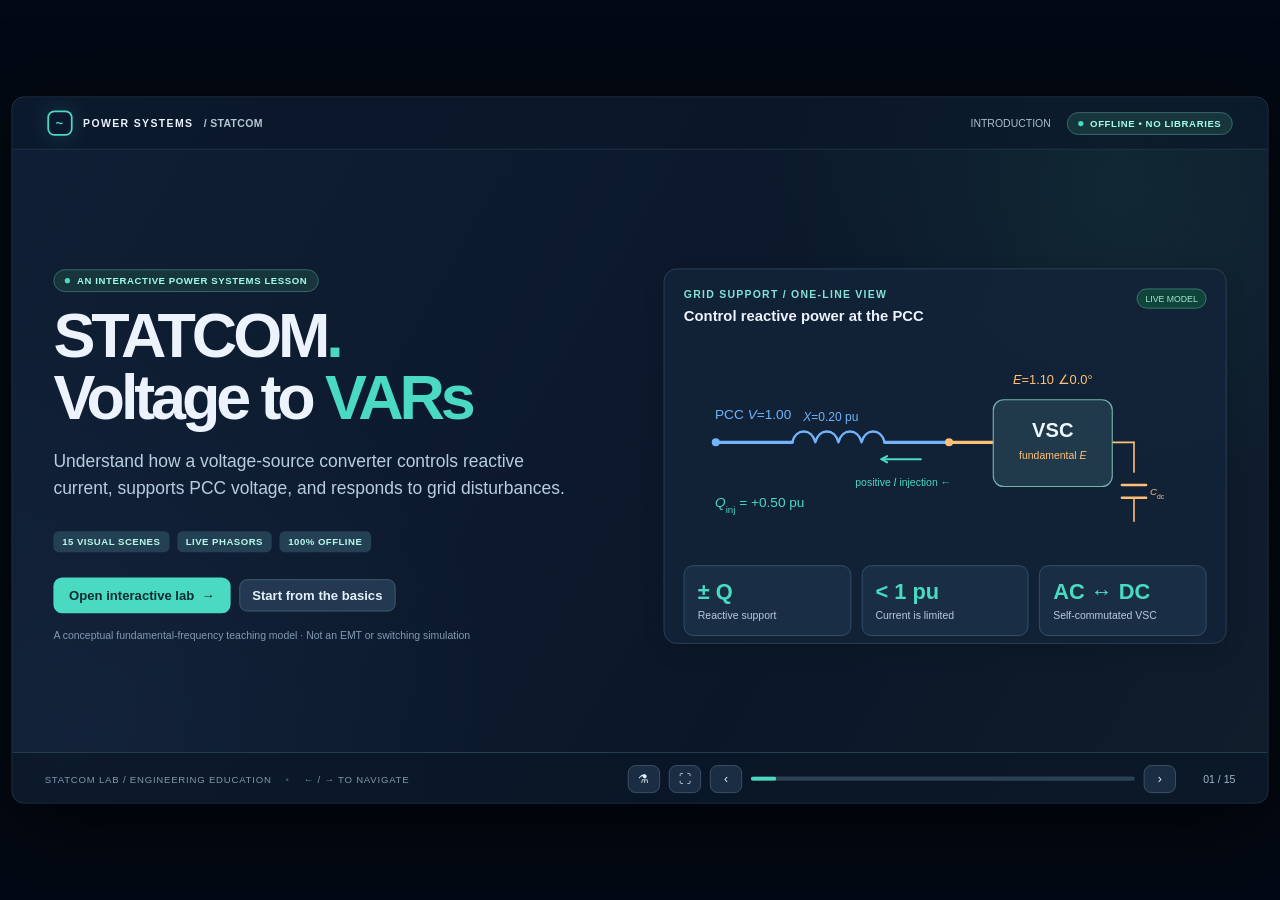
<file: docs/statcom-presentation/index.html>
<!doctype html>
<html lang="en">
<head>
<meta charset="utf-8"/>
<meta name="viewport" content="width=device-width, initial-scale=1"/>
<meta name="color-scheme" content="dark"/>
<title>STATCOM — From Voltage to VARs | Interactive Teaching Presentation</title>
<meta name="description" content="A fully offline, 15-scene, interactive STATCOM electrical engineering presentation with synchronized phasors, current, reactive power and voltage control."/>
<style>
:root{--navy:#0b1524;--navy2:#122035;--navy3:#1b2b43;--text:#ecf3fc;--muted:#abc0d4;--quiet:#748fa9;--border:#2b4058;--teal:#4adac2;--blue:#72b3fa;--amber:#ffc078;--red:#ff8491;--white:#fff;--stage-scale:1}
*{box-sizing:border-box}html,body{margin:0;width:100%;height:100%;overflow:hidden;background:#030914;color:var(--text);font-family:Inter,'Segoe UI',Arial,sans-serif}button,input{font:inherit}button{cursor:pointer}button:focus-visible,input:focus-visible{outline:3px solid #faf5a8;outline-offset:2px}sup,sub{font-size:.7em}var,.variable{font-family:Georgia,'Times New Roman',serif;font-style:italic}.upright{font-style:normal}.unit{font-style:normal}.stage{width:1440px;height:810px;position:absolute;left:50%;top:50%;transform:translate(-50%,-50%) scale(var(--stage-scale));transform-origin:center;background:linear-gradient(120deg,#101f35 0%,#0b1729 64%,#101d2b 100%);border:1px solid #273850;border-radius:14px;overflow:hidden;box-shadow:0 24px 100px #000b}.stage:before{content:'';pointer-events:none;position:absolute;inset:0;background:radial-gradient(circle at 88% 12%,#2d807028,transparent 27%),radial-gradient(circle at 6% 90%,#324e7921,transparent 31%)}.topbar{height:60px;position:relative;z-index:2;display:flex;align-items:center;justify-content:space-between;padding:0 40px;border-bottom:1px solid #2c4155a4;background:#09162791}.brand{display:flex;align-items:center;gap:12px;letter-spacing:.13em;font-size:12px;font-weight:760}.brandmark{width:29px;height:29px;border:2px solid var(--teal);border-radius:8px;display:grid;place-items:center;color:var(--teal);font-size:15px;font-weight:800;box-shadow:0 0 25px #4adac230}.brand span:last-child{color:#b7c8d8}.topbar .top-right{display:flex;align-items:center;gap:18px;color:var(--muted);font-size:12px}.pill{display:inline-flex;gap:8px;align-items:center;border:1px solid #3e6f75;background:#16363b;color:#a1fce9;border-radius:99px;padding:6px 12px;font-size:11px;letter-spacing:.06em;font-weight:700}.pill .dot{width:6px;height:6px;border-radius:50%;background:var(--teal)}.slide-wrap{height:690px;position:relative;z-index:1}.slide{position:absolute;inset:0;padding:36px 47px 25px;overflow:hidden;display:none}.slide.active{display:block;animation:slideEnter .22s ease-out}@keyframes slideEnter{from{opacity:.55;transform:translateY(8px)}to{opacity:1;transform:translateY(0)}}.sheading{display:flex;align-items:flex-end;justify-content:space-between;margin-bottom:23px;gap:12px}.sheading .eyebrow{color:var(--teal);text-transform:uppercase;letter-spacing:.17em;font-size:11px;font-weight:800;margin-bottom:9px}.sheading h1{margin:0;font-size:35px;line-height:1.08;letter-spacing:-.04em;font-weight:790}.sheading p{color:var(--muted);font-size:15px;line-height:1.55;margin:9px 0 0;max-width:870px}.slide-number{font-size:56px;color:#31475b;font-weight:800;letter-spacing:-.08em;line-height:.85}.card{background:#132339d4;border:1px solid #30435b;border-radius:15px;box-shadow:0 8px 25px #0002}.card-light{background:#eef4f8;color:#1c3149;border:1px solid #d7e5ee}.card h3{margin:0 0 10px;font-size:17px;line-height:1.2}.card p{color:var(--muted);margin:0;font-size:14px;line-height:1.55}.card-light p{color:#52697b}.pad{padding:22px}.muted{color:var(--muted)}.quiet{color:var(--quiet)}.teal{color:var(--teal)}.amber{color:var(--amber)}.blue{color:var(--blue)}.red{color:var(--red)}.strong{font-weight:760}.small{font-size:12px}.micro{font-size:11px}.lede{font-size:19px;line-height:1.45;color:#d1e1ef}.kicker{color:#81e4d5;font-size:12px;letter-spacing:.12em;text-transform:uppercase;font-weight:750}.big{font-size:46px;font-weight:790;letter-spacing:-.06em;line-height:1}.grid2{display:grid;grid-template-columns:1fr 1fr;gap:20px}.grid3{display:grid;grid-template-columns:repeat(3,minmax(0,1fr));gap:16px}.grida{display:grid;grid-template-columns:1.35fr .65fr;gap:20px}.gridb{display:grid;grid-template-columns:.72fr 1.28fr;gap:20px}.tag{display:inline-block;padding:6px 10px;border-radius:6px;background:#244153;color:#b8f8ec;font-size:11px;font-weight:740;letter-spacing:.05em}.divider{height:1px;background:var(--border);margin:16px 0}.formula{font-size:24px;font-family:Georgia,'Times New Roman',serif;line-height:1.4;letter-spacing:.01em}.formula .fraction{display:inline-flex;vertical-align:middle;flex-direction:column;align-items:center;line-height:1.12}.formula .fraction>*{padding:0 9px}.formula .fraction>:first-child{border-bottom:1.4px solid currentColor}.control-row{display:grid;grid-template-columns:126px 1fr 64px;align-items:center;gap:11px;margin-bottom:12px;font-size:13px;color:#d0e0ef}.control-row label{font-size:13px}.control-row output{font-variant-numeric:tabular-nums;text-align:right;color:var(--teal);font-weight:760;font-size:13px}input[type=range]{width:100%;height:6px;accent-color:var(--teal);cursor:pointer}button.soft{border:1px solid #446174;color:#e5f1fa;background:#233952;border-radius:9px;padding:9px 14px;font-size:12px;font-weight:740;transition:.14s}button.soft:hover{background:#305276}button.soft.active{border-color:#65e7c9;color:#142b32;background:#87ecd6}button.accent{background:var(--teal);color:#0d2b31;border:none;border-radius:10px;padding:12px 18px;font-size:13px;font-weight:800}button.accent:hover{background:#8cf8e3}.buttons{display:flex;gap:9px;flex-wrap:wrap;align-items:center}.figframe{height:100%;width:100%;position:relative;overflow:hidden}.figframe svg,.chartsvg{width:100%;height:100%;display:block}.panel-label{font-size:13px;font-weight:760;letter-spacing:.03em;line-height:1.3}.panel-sub{font-size:11px;color:var(--quiet);margin-top:4px}.panel-head{display:flex;justify-content:space-between;align-items:flex-start;gap:12px}.panel-body{min-height:0;flex:1}.panel{display:flex;flex-direction:column;gap:7px;min-height:0}.footer{height:60px;position:relative;z-index:2;border-top:1px solid #2c4155;background:#091627ae;display:flex;align-items:center;justify-content:space-between;padding:0 37px}.foot-left{display:flex;align-items:center;gap:16px;font-size:11px;letter-spacing:.08em;color:#8398ac}.foot-right{display:flex;align-items:center;gap:10px}.foot-btn{min-width:37px;height:32px;border-radius:9px;border:1px solid #42566b;background:#1a2d43;color:#e3effa;display:grid;place-items:center;font-size:14px}.foot-btn:hover{background:#28465f}.progress-track{width:440px;height:5px;background:#2c4156;border-radius:50px;overflow:hidden;cursor:pointer}.progress-fill{height:100%;width:6.67%;background:var(--teal);border-radius:50px;transition:width .22s}.foot-count{font-size:12px;min-width:58px;text-align:right;color:#9fb6cc;font-variant-numeric:tabular-nums}.scene-note{border-left:3px solid var(--teal);padding-left:13px;font-size:14px;line-height:1.5;color:#c4d5e5}.keycard{border:1px solid #32716e;background:#123435b9;border-radius:12px;padding:16px 18px}.keycard strong{color:#8af8dd}.keycard p{margin:6px 0 0;color:#c3d6e1;font-size:13px;line-height:1.48}.metric{padding:13px 16px;border:1px solid #375065;background:#15283d;border-radius:12px;min-width:0}.metric .m-label{font-size:10px;color:#9bafc3;text-transform:uppercase;letter-spacing:.1em}.metric .m-value{font-size:29px;font-weight:780;letter-spacing:-.04em;margin-top:4px;font-variant-numeric:tabular-nums}.metric .m-unit{color:#93adc2;font-size:12px;font-weight:500}.diagram-badge{padding:5px 9px;border-radius:30px;font-size:10px;color:#9feadc;border:1px solid #3b8475;background:#104339}.cta{padding:10px 13px;background:#25425a;color:#d8e6f3;border:1px solid #41667a;border-radius:10px;font-weight:730;font-size:13px}.cta:hover{background:#35677c}.stat-row{display:flex;gap:12px;flex-wrap:wrap}.stat-row .metric{flex:1}.hero{height:100%;display:grid;grid-template-columns:1.02fr .98fr;align-items:center;gap:28px}.hero h1{font-size:72px;letter-spacing:-.065em;line-height:.98;margin:15px 0 21px}.hero p{color:#b8cedf;font-size:20px;line-height:1.55;max-width:590px}.hero .hero-art{height:430px}.hero-bullets{display:flex;gap:9px;margin-top:34px}.hero .hero-caption{color:#819bb1;font-size:12px;margin-top:19px}.hero .inline-choice{display:flex;align-items:center;gap:10px;margin-top:29px}.hero .inline-choice button{font-size:15px}.glyph{color:var(--teal);font-size:16px}.mini-card{padding:15px;background:#192e45;border-radius:11px;border:1px solid #38556c}.mini-card .value{font-size:25px;font-weight:780;color:var(--teal)}.mini-card .title{font-size:12px;color:#b9cadd;margin-top:6px}.component-list{display:flex;flex-direction:column;gap:10px}.component-pick{font-size:14px;text-align:left;color:#d5e6f5;border:1px solid #344d66;background:#1b3149;padding:13px 16px;border-radius:10px;font-weight:690}.component-pick.selected{background:#164d50;border-color:#5bd9c6;color:#b6fbea}.component-note{min-height:104px}.component-note h3{color:var(--teal)}.switch-tabs button{padding:10px 14px}.mode-badge{font-weight:760;font-size:12px;letter-spacing:.04em;padding:7px 11px;border-radius:7px;border:1px solid}.mode-badge.cap{border-color:#318c78;background:#1a4c43;color:#8bffe3}.mode-badge.ind{border-color:#b37c50;background:#583b2e;color:#ffd5a0}.mode-badge.neutral{border-color:#567591;background:#30465d;color:#c3d6e8}.mode-badge.unsafe{border-color:#a94c57;background:#5b2d3c;color:#ffb9bd}.filler{flex:1}.warning{background:#3a2635;border:1px solid #8c5263;color:#ffbfc2;border-radius:9px;padding:9px 11px;font-size:12px}.inline-value{color:#aaf8e3;font-weight:800;font-variant-numeric:tabular-nums}.smallcaps{letter-spacing:.10em;text-transform:uppercase;font-size:11px;color:#9aafbf;font-weight:800}.tech-tabs{display:flex;gap:8px;flex-wrap:wrap}.tech-tabs button{border:1px solid #44617c;background:#213953;color:#daecfb;border-radius:8px;font-size:12px;font-weight:740;padding:9px 12px}.tech-tabs button.active{background:#7cddcc;color:#072c2f;border-color:#7cddcc}.tech-body{display:grid;grid-template-columns:1fr 310px;gap:20px;height:460px}.tech-canvas{background:#f5f8fb;border-radius:14px;padding:8px;display:grid;place-items:center;overflow:hidden}.tech-canvas svg{width:100%;height:100%;max-width:100%;max-height:100%;display:block}.tech-blurb{padding:21px}.tech-blurb h3{color:#93f4db;font-size:20px}.bullet{display:flex;align-items:flex-start;gap:11px;margin:10px 0;color:#c8dce9;font-size:14px;line-height:1.35}.bullet:before{content:'•';color:var(--teal);font-weight:900}.small-kpis{display:grid;grid-template-columns:repeat(3,1fr);gap:12px}.legend{display:flex;gap:14px;align-items:center;color:#b3cadc;font-size:11px}.legend i{width:19px;border-top:3px solid var(--blue);display:inline-block;margin-right:6px;vertical-align:middle}.legend .line-a{border-color:var(--teal)}.legend .line-b{border-color:var(--amber)}.legend .line-c{border-color:var(--red)}.legend .dashed{border-top-style:dashed}.slider-set{padding:17px;border:1px solid #334c62;background:#162940;border-radius:14px}.slider-set h3{margin:0 0 12px;font-size:15px}.aside-explain{color:#b9cbd9;font-size:13px;line-height:1.5}.aside-explain strong{color:#edfbff}.control-diagram{height:360px}.blocknote{font-size:13px;line-height:1.5;color:#bfd2e1}.row-box{display:flex;align-items:center;gap:14px}.value-bubble{padding:7px 10px;border:1px solid #376f6b;border-radius:8px;background:#173e42;color:#a5fbe1;font-size:12px;font-weight:780}.slide lab{} .lab-slide{padding:25px 34px 20px}.lab-slide .sheading{margin-bottom:11px;align-items:center}.lab-slide .sheading h1{font-size:30px}.lab-slide .sheading p{margin:3px 0 0;font-size:12px}.lab-metrics{display:grid;grid-template-columns:repeat(4,1fr);gap:10px;margin:10px 0 12px 270px}.lab-metrics .metric{padding:9px 13px}.lab-metrics .m-value{font-size:22px;margin-top:2px}.lab-grid{display:grid;grid-template-columns:254px 1fr 1fr;grid-template-rows:247px 242px;gap:12px}.lab-controls{grid-row:1/3;padding:15px 15px}.lab-controls h3{font-size:16px;margin:0 0 7px}.lab-controls .control-row{grid-template-columns:76px 1fr 52px;gap:7px;margin:9px 0}.lab-controls .control-row label{font-size:11px}.lab-controls .control-row output{font-size:11px}.lab-controls .buttons{gap:5px;margin-top:10px}.lab-controls .buttons button{font-size:10px;padding:6px 8px}.lab-grid .panel{padding:12px}.lab-grid .panel-label{font-size:12px}.lab-grid .panel-sub{font-size:10px}.lab-circuit-phasor{display:grid;grid-template-rows:55px 1fr;min-height:0}.lab-circuit-phasor .figframe{min-height:0}.lab-circuit-phasor .figframe:first-child{border-bottom:1px solid #2e455a}.lab-footer{color:#a2b7c8;font-size:10px;margin-top:6px;display:flex;align-items:center;justify-content:space-between}.lab-status{color:#a9c7d9;font-size:10px;margin-top:7px;line-height:1.4}.quiz-option{padding:12px 16px;border-radius:10px;border:1px solid #416078;background:#183047;color:#e1eefb;font-weight:650;text-align:left}.quiz-option.good{border-color:#70d8b9;background:#155547}.quiz-option.bad{border-color:#ef96a0;background:#62313a}.quiz-feedback{padding:13px;color:#c9eddf;min-height:44px;font-size:14px}.visually-hidden{position:absolute;width:1px;height:1px;padding:0;margin:-1px;overflow:hidden;clip:rect(0,0,0,0);white-space:nowrap;border:0}
@media (prefers-reduced-motion:reduce){*,*:before,*:after{scroll-behavior:auto!important;animation-duration:.01ms!important;transition-duration:.01ms!important}}
/* Keep the laboratory's complete notes within the 16:9 slide canvas. */
.lab-grid{grid-template-rows:230px 220px}

</style>
</head>
<body>
<div class="stage" id="stage">
  <header class="topbar">
    <div class="brand"><span class="brandmark">~</span><span>POWER SYSTEMS</span><span class="teal" style="letter-spacing:.03em">/ STATCOM</span></div>
    <div class="top-right"><span id="slide-section">INTRODUCTION</span><span class="pill"><span class="dot"></span> OFFLINE • NO LIBRARIES</span></div>
  </header>
  <main class="slide-wrap" id="slides" aria-label="STATCOM educational slide deck">
<section class="slide active" id="slide-1" data-title="Introduction" aria-label="Slide 1: Introduction">
  <div class="hero">
    <div>
      <div class="pill"><span class="dot"></span> AN INTERACTIVE POWER SYSTEMS LESSON</div>
      <h1>STATCOM<span class="teal">.</span><br>Voltage to <span class="teal">VARs</span></h1>
      <p>Understand how a voltage-source converter controls reactive current, supports PCC voltage, and responds to grid disturbances.</p>
      <div class="hero-bullets"><span class="tag">15 VISUAL SCENES</span><span class="tag">LIVE PHASORS</span><span class="tag">100% OFFLINE</span></div>
      <div class="inline-choice"><button class="accent" data-jump="15">Open interactive lab &nbsp;→</button><button class="soft" data-jump="2">Start from the basics</button></div>
      <div class="hero-caption">A conceptual fundamental-frequency teaching model · Not an EMT or switching simulation</div>
    </div>
    <div class="card hero-art pad">
      <div class="panel-head"><div><div class="kicker">GRID SUPPORT / ONE-LINE VIEW</div><h3 style="margin-top:8px">Control reactive power at the PCC</h3></div><span class="diagram-badge">LIVE MODEL</span></div>
      <div class="figframe" id="hero-circuit" style="height:265px"></div>
      <div class="small-kpis"><div class="mini-card"><div class="value">± <span>Q</span></div><div class="title">Reactive support</div></div><div class="mini-card"><div class="value">&lt; 1 pu</div><div class="title">Current is limited</div></div><div class="mini-card"><div class="value">AC ↔ DC</div><div class="title">Self-commutated VSC</div></div></div>
    </div>
  </div>
</section>

<section class="slide" id="slide-2" data-title="Anatomy" aria-label="Slide 2: Main components">
 <div class="sheading"><div><div class="eyebrow">02 / Physical structure</div><h1>One device. Seven essential parts.</h1><p>Pick a component to see what it does in the complete STATCOM system.</p></div><div class="slide-number">02</div></div>
 <div style="display:grid;grid-template-columns:221px 1fr 282px;gap:16px;height:484px">
  <div class="component-list" id="component-buttons">
   <button class="component-pick selected" data-part="grid">01 &nbsp; AC grid</button><button class="component-pick" data-part="pcc">02 &nbsp; PCC</button><button class="component-pick" data-part="transformer">03 &nbsp; Transformer</button><button class="component-pick" data-part="reactor">04 &nbsp; Coupling reactor</button><button class="component-pick" data-part="vsc">05 &nbsp; VSC</button><button class="component-pick" data-part="capacitor">06 &nbsp; DC capacitor</button><button class="component-pick" data-part="control">07 &nbsp; Controller</button>
  </div>
  <div class="card pad"><div class="panel-head"><span class="panel-label">Simplified system architecture</span><span class="diagram-badge">SELECTABLE</span></div><div class="figframe" id="component-diagram" style="height:416px"></div></div>
  <div class="card pad"><div class="kicker">COMPONENT FOCUS</div><div class="component-note" id="component-note" aria-live="polite" style="margin-top:16px"><h3>AC grid</h3><p>The network whose voltage is supported by the STATCOM through its point of common coupling.</p></div><div class="divider"></div><div class="keycard"><strong>The key idea</strong><p>The VSC behaves like a controllable fundamental AC voltage behind a coupling reactance.</p></div><div style="margin-top:23px" class="scene-note">The drawing is a functional overview, not a switch-by-switch wiring diagram.</div></div>
 </div>
</section>

<section class="slide" id="slide-3" data-title="Inside the VSC" aria-label="Slide 3: Two-level converter">
 <div class="sheading"><div><div class="eyebrow">03 / Power electronics</div><h1>Inside a two-level VSC</h1><p>Six controllable switches synthesize three-phase AC from a DC link.</p></div><div class="slide-number">03</div></div>
 <div class="grida" style="height:477px">
  <div class="card pad panel"><div class="panel-head"><span class="panel-label">Three half-bridge legs · IGBTs + antiparallel diodes</span><span class="diagram-badge">ILLUSTRATIVE GATING</span></div><div class="figframe" id="switch-diagram"></div></div>
  <div style="display:flex;flex-direction:column;gap:12px"><div class="card pad"><h3>Choose a phase leg</h3><div class="buttons switch-tabs"><button class="soft active" data-leg="a">Phase A</button><button class="soft" data-leg="b">Phase B</button><button class="soft" data-leg="c">Phase C</button></div><div class="divider"></div><p>The upper/lower switch states are complementary in this idealized illustration.</p><div style="margin:19px 0 6px" class="metric"><div class="m-label">Selected pole voltage</div><div class="m-value" id="pole-value">+V<sub>dc</sub>/2</div></div><div class="buttons" style="margin-top:13px"><button id="switch-play" class="soft">▶ Animate</button><button id="switch-step" class="soft">Step switching</button></div></div><div class="keycard"><strong>Important distinction</strong><p>Pole switching states are not the same as the converter's fundamental RMS phasor <var>E</var>. The phasor model averages over the switching action.</p></div></div>
 </div>
</section>

<section class="slide" id="slide-4" data-title="Equivalent circuit" aria-label="Slide 4: Equivalent model">
 <div class="sheading"><div><div class="eyebrow">04 / Fundamental model</div><h1>Two voltages. One reactance.</h1><p>Change the converter voltage and watch the injected current and power respond.</p></div><div class="slide-number">04</div></div>
 <div style="display:grid;grid-template-columns:330px 1fr 320px;gap:15px;height:480px">
  <div class="card pad"><h3>Operating parameters</h3><div data-controls="primary"></div><div class="divider"></div><button class="soft" data-reset="primary">Reset voltages</button><div class="scene-note" style="margin-top:20px">The current direction is defined from the converter toward the PCC.</div></div>
  <div class="card pad panel"><div class="panel-label">Per-phase fundamental equivalent</div><div class="figframe" id="equivalent-circuit" style="height:255px"></div><div class="formula" style="text-align:center;font-size:23px"><var>I</var><sub>inj</sub> = (<var>E</var> − <var>V</var>) / (<var>jX</var>)</div><div class="small muted" style="text-align:center">Balanced 3φ, pu values; power defined at PCC.</div></div>
  <div style="display:flex;flex-direction:column;gap:12px"><div class="metric"><div class="m-label">Injected active power</div><div class="m-value" data-live="p"></div></div><div class="metric"><div class="m-label">Injected reactive power</div><div class="m-value" data-live="q"></div></div><div class="metric"><div class="m-label">Current magnitude</div><div class="m-value" data-live="i"></div></div><div class="mode-badge neutral" data-mode-label>CHANGE PARAMETERS TO EXPLORE</div><div class="warning" data-overlimit hidden>Current exceeds rating: mathematical point only.</div></div>
 </div>
</section>

<section class="slide" id="slide-5" data-title="Capacitive support" aria-label="Slide 5: Capacitive operation">
 <div class="sheading"><div><div class="eyebrow">05 / Reactive power</div><h1>Capacitive mode: inject VARs</h1><p>At zero relative angle, increasing the converter fundamental voltage makes reactive current flow toward the network.</p></div><div class="slide-number">05</div></div>
 <div style="display:grid;grid-template-columns:1.14fr .86fr;gap:20px;height:472px">
  <div class="card pad panel"><div class="panel-head"><span class="panel-label">Voltage and current phasors</span><span class="mode-badge cap">Q &gt; 0</span></div><div class="figframe" id="capacitive-phasor"></div></div>
  <div style="display:flex;flex-direction:column;gap:15px"><div class="card pad"><div class="kicker">TAKE A SNAPSHOT</div><div class="formula" style="margin:17px 0">When <var>E</var> &gt; <var>V</var> and <var>δ</var> = 0:</div><div class="big teal" style="font-size:32px">Q<sub>inj</sub> &gt; 0</div><p style="margin-top:13px">The injected current phasor points at −90° relative to the PCC voltage for our converter-to-grid current direction.</p><div class="divider"></div><button class="accent" data-preset="capacitive">Set capacitive example</button></div><div class="keycard"><strong>Remember the direction</strong><p>If you define current into the STATCOM instead, its phasor sign reverses. Reactive-power convention does not change.</p></div></div>
 </div>
</section>

<section class="slide" id="slide-6" data-title="Inductive absorption" aria-label="Slide 6: Inductive operation">
 <div class="sheading"><div><div class="eyebrow">06 / Reactive power</div><h1>Inductive mode: absorb VARs</h1><p>Reduce the converter fundamental voltage below the PCC voltage and reactive current reverses.</p></div><div class="slide-number">06</div></div>
 <div style="display:grid;grid-template-columns:1.14fr .86fr;gap:20px;height:472px">
  <div class="card pad panel"><div class="panel-head"><span class="panel-label">Voltage and current phasors</span><span class="mode-badge ind">Q &lt; 0</span></div><div class="figframe" id="inductive-phasor"></div></div>
  <div style="display:flex;flex-direction:column;gap:15px"><div class="card pad"><div class="kicker">TAKE A SNAPSHOT</div><div class="formula" style="margin:17px 0">When <var>E</var> &lt; <var>V</var> and <var>δ</var> = 0:</div><div class="big amber" style="font-size:32px">Q<sub>inj</sub> &lt; 0</div><p style="margin-top:13px">The injected current phasor now points at +90° relative to the PCC voltage.</p><div class="divider"></div><button class="accent" data-preset="inductive">Set inductive example</button></div><div class="keycard"><strong>Physical meaning</strong><p>At the fundamental frequency, the STATCOM behaves like a controllable reactive current sink.</p></div></div>
 </div>
</section>

<section class="slide" id="slide-7" data-title="Reactive power law" aria-label="Slide 7: Reactive power versus converter voltage">
 <div class="sheading"><div><div class="eyebrow">07 / Operating characteristic</div><h1>Reactive power follows converter voltage</h1><p>The current limit bounds the achievable fundamental-frequency operating range.</p></div><div class="slide-number">07</div></div>
 <div class="gridb" style="height:470px;grid-template-columns:380px 1fr">
  <div style="display:flex;flex-direction:column;gap:13px"><div class="card pad"><div class="kicker">THE RELATIONSHIP</div><div class="formula" style="font-size:24px;margin:23px 0"><var>Q</var><sub>inj</sub> = <span class="fraction"><span><var>VE</var></span><span><var>X</var></span></span> cos <var>δ</var> − <span class="fraction"><span><var>V</var><sup>2</sup></span><span><var>X</var></span></span></div><div data-controls="basic"></div><button class="soft" data-jump="15" style="margin-top:10px">Explore in the laboratory →</button></div><div class="keycard"><strong>Solid vs dashed</strong><p>Solid: within the configured current rating. Dashed: hypothetical points outside the rating.</p></div></div>
  <div class="card pad panel"><div class="panel-head"><span class="panel-label">Injected reactive power versus <var>E</var></span><span class="diagram-badge">LIVE CURVE</span></div><div class="figframe" id="power-curve"></div></div>
 </div>
</section>

<section class="slide" id="slide-8" data-title="Current limit" aria-label="Slide 8: Current and reactive power limits">
 <div class="sheading"><div><div class="eyebrow">08 / Capability</div><h1>Nearly constant current—not constant VARs</h1><p>Available reactive power decreases approximately linearly with PCC voltage under a pure current limit.</p></div><div class="slide-number">08</div></div>
 <div class="gridb" style="height:470px;grid-template-columns:325px 1fr">
  <div style="display:flex;flex-direction:column;gap:14px"><div class="card pad"><div class="kicker">CURRENT RATING</div><div class="formula" style="margin:21px 0;font-size:28px">|<var>Q</var>| ≤ <var>V I</var><sub>max</sub></div><div class="control-row" style="grid-template-columns:92px 1fr 60px"><label for="lim-imax"><var>I</var><sub>max</sub></label><input id="lim-imax" type="range" data-param="imax" min="0.2" max="1.5" step="0.05"><output data-readout="imax"></output></div><div class="divider"></div><p>For an SVC dominated by fixed susceptance, the capacitive capability varies roughly as <var>V</var><sup>2</sup>. The comparison is normalized at 1 pu.</p></div><div class="keycard"><strong>Idealized envelope</strong><p>Real STATCOM capability also depends on DC voltage, modulation headroom, cooling and protection.</p></div></div>
  <div class="card pad panel"><div class="panel-head"><span class="panel-label">Reactive power capability at reduced grid voltage</span><span class="diagram-badge">NORMALIZED</span></div><div class="figframe" id="limit-curve"></div></div>
 </div>
</section>

<section class="slide" id="slide-9" data-title="AC waveforms" aria-label="Slide 9: Three-phase fundamental waveforms">
 <div class="sheading"><div><div class="eyebrow">09 / Time domain</div><h1>Three phases, one operating point</h1><p>Observe the instantaneous fundamental-frequency voltages and injected currents.</p></div><div class="slide-number">09</div></div>
 <div class="gridb" style="height:477px;grid-template-columns:340px 1fr">
  <div style="display:flex;flex-direction:column;gap:14px"><div class="card pad"><h3>Select the operating mode</h3><div class="buttons"><button class="soft" data-preset="capacitive">Capacitive</button><button class="soft" data-preset="neutral">Q ≈ 0</button><button class="soft" data-preset="inductive">Inductive</button></div><div class="divider"></div><div class="panel-label">Fundamental frequency</div><p>Each colored trace represents a phase; their angles are separated by 120°.</p><div class="divider"></div><button class="soft" id="wave-play">▶ Move time cursor</button></div><div class="keycard"><strong>Not PWM switching</strong><p>These are balanced RMS-derived sinusoids. Switching harmonics and valve details are intentionally excluded.</p></div></div>
  <div class="card pad panel"><div class="panel-head"><span class="panel-label">Three-phase voltage and injected current</span><span class="diagram-badge">LIVE WAVEFORMS</span></div><div class="figframe" id="waveforms-large"></div></div>
 </div>
</section>

<section class="slide" id="slide-10" data-title="DC link energy" aria-label="Slide 10: DC-link capacitor">
 <div class="sheading"><div><div class="eyebrow">10 / Energy storage</div><h1>The DC capacitor is not a power plant</h1><p>It buffers a finite amount of energy. Sustained active power requires an energy source.</p></div><div class="slide-number">10</div></div>
 <div class="grid2" style="height:467px;grid-template-columns:.94fr 1.06fr">
  <div class="card pad"><div class="kicker">CAPACITOR ENERGY</div><div class="formula" style="font-size:36px;margin:17px 0"><var>W</var><sub>dc</sub> = ½ <var>C V</var><sub>dc</sub><sup>2</sup></div><div class="control-row" style="grid-template-columns:105px 1fr 65px;margin-top:29px"><label for="cap-c"><var>C</var></label><input id="cap-c" type="range" data-param="cap" min="2" max="30" step="1"><output data-readout="cap"></output></div><div class="control-row" style="grid-template-columns:105px 1fr 65px"><label for="cap-vdc"><var>V</var><sub>dc</sub></label><input id="cap-vdc" type="range" data-param="vdc" min="1" max="5" step="0.1"><output data-readout="vdc"></output></div><div class="divider"></div><div class="stat-row"><div class="metric"><div class="m-label">Stored energy</div><div class="m-value" id="dc-energy">—</div></div><div class="metric"><div class="m-label">Energy from 10% sag</div><div class="m-value" id="dc-release">—</div></div></div></div>
  <div class="card pad panel"><div class="panel-label">Illustrative DC energy reservoir</div><div class="figframe" id="dc-cap-diagram"></div><div class="keycard" style="padding:9px 14px"><strong>Why angle matters:</strong><p>Small active-power import replenishes converter losses and holds <var>V</var><sub>dc</sub>. The simplified phasor model does not simulate that energy balance.</p></div></div>
 </div>
</section>

<section class="slide" id="slide-11" data-title="Control system" aria-label="Slide 11: Control loops">
 <div class="sheading"><div><div class="eyebrow">11 / Closed-loop regulation</div><h1>From voltage error to converter command</h1><p>Select a block to trace how measurements become current references and modulation commands.</p></div><div class="slide-number">11</div></div>
 <div class="card pad" style="height:377px"><div class="figframe control-diagram" id="control-block-diagram"></div></div>
 <div class="row-box" style="margin-top:14px;justify-content:space-between"><div class="keycard" style="width:72%"><strong id="control-block-name">PCC voltage loop</strong><p id="control-block-note">The voltage reference and PCC measurement are compared; droop adjusts the requested reactive current.</p></div><div class="scene-note" style="width:26%">This is a functional controller diagram, not a literal vendor implementation.</div></div>
</section>

<section class="slide" id="slide-12" data-title="Dynamic voltage support" aria-label="Slide 12: Voltage response to grid events">
 <div class="sheading"><div><div class="eyebrow">12 / Conceptual dynamics</div><h1>How the controller reacts to a disturbance</h1><p>Inject capacitive current during a sag; absorb reactive current during an overvoltage.</p></div><div class="slide-number">12</div></div>
 <div style="display:grid;grid-template-columns:298px 1fr;gap:15px;height:474px">
  <div style="display:flex;flex-direction:column;gap:10px"><div class="card pad"><h3>Configure the grid</h3><div class="control-row" style="grid-template-columns:86px 1fr 54px"><label for="dyn-vref"><var>V</var><sub>ref</sub></label><input id="dyn-vref" type="range" data-param="vref" min="0.95" max="1.05" step="0.005"><output data-readout="vref"></output></div><div class="control-row" style="grid-template-columns:86px 1fr 54px"><label for="dyn-droop">Droop</label><input id="dyn-droop" type="range" data-param="droop" min="0.01" max="0.1" step="0.005"><output data-readout="droop"></output></div><div class="control-row" style="grid-template-columns:86px 1fr 54px"><label for="dyn-gridx"><var>X</var><sub>th</sub></label><input id="dyn-gridx" type="range" data-param="gridX" min="0.04" max="0.25" step="0.01"><output data-readout="gridX"></output></div><div class="control-row" style="grid-template-columns:86px 1fr 54px"><label for="dyn-lim"><var>I</var><sub>max</sub></label><input id="dyn-lim" type="range" data-param="imax" min="0.2" max="1.5" step="0.05"><output data-readout="imax"></output></div><div class="divider"></div><div class="buttons"><button class="soft active" data-event="both">Sag + swell</button><button class="soft" data-event="sag">Sag only</button><button class="soft" data-event="swell">Swell only</button></div></div><div class="keycard" style="padding:13px"><strong>Averaged surrogate</strong><p>PI, droop, current saturation and low-order response lags; not calibrated EMT timings.</p></div></div>
  <div class="card pad panel"><div class="panel-head"><span class="panel-label">Thevenin grid step → PCC voltage → reactive current</span><span class="diagram-badge">EULER INTEGRATION</span></div><div class="figframe" id="dynamic-response"></div></div>
 </div>
</section>

<section class="slide" id="slide-13" data-title="Voltage droop" aria-label="Slide 13: Voltage droop characteristic">
 <div class="sheading"><div><div class="eyebrow">13 / Grid regulation</div><h1>Droop makes voltage control shareable</h1><p>A sloped current–voltage characteristic avoids demanding exactly one PCC voltage at all current levels.</p></div><div class="slide-number">13</div></div>
 <div class="gridb" style="height:474px;grid-template-columns:342px 1fr">
  <div style="display:flex;flex-direction:column;gap:13px"><div class="card pad"><div class="formula" style="font-size:25px;margin:0 0 17px"><var>V</var><sub>PCC</sub> = <var>V</var><sub>ref</sub> − <var>k</var><sub>droop</sub> <var>I</var><sub>cap</sub></div><div class="control-row" style="grid-template-columns:92px 1fr 54px"><label for="drop-vth"><var>V</var><sub>th</sub></label><input id="drop-vth" type="range" data-param="vth" min="0.78" max="1.16" step="0.01"><output data-readout="vth"></output></div><div class="control-row" style="grid-template-columns:92px 1fr 54px"><label for="drop-d"><var>k</var><sub>droop</sub></label><input id="drop-d" type="range" data-param="droop" min="0.01" max="0.10" step="0.005"><output data-readout="droop"></output></div><div class="control-row" style="grid-template-columns:92px 1fr 54px"><label for="drop-gridx"><var>X</var><sub>th</sub></label><input id="drop-gridx" type="range" data-param="gridX" min="0.04" max="0.25" step="0.01"><output data-readout="gridX"></output></div><div class="divider"></div><p>Equilibrium current: <span class="inline-value" id="droop-current">—</span><br>Equilibrium PCC: <span class="inline-value" id="droop-vpcc">—</span></p></div><div class="keycard"><strong>Weak-grid surrogate</strong><p><var>V</var><sub>PCC</sub> = <var>V</var><sub>th</sub> + <var>X</var><sub>th</sub><var>I</var><sub>cap</sub>. A linearization, not an AC power flow.</p></div></div>
  <div class="card pad panel"><div class="panel-head"><span class="panel-label">Voltage droop &amp; grid characteristic</span><span class="diagram-badge">LIVE INTERSECTION</span></div><div class="figframe" id="droop-chart"></div></div>
 </div>
</section>

<section class="slide" id="slide-14" data-title="Converter technologies" aria-label="Slide 14: Different converter technologies">
 <div class="sheading"><div><div class="eyebrow">14 / Hardware architectures</div><h1>Different converters. Same reactive-control idea.</h1><p>Inspect the actual editable diagrams generated by the <code>facts-statcom</code> Python package.</p></div><div class="slide-number">14</div></div>
 <div class="tech-tabs" id="technology-tabs" style="margin-bottom:13px"><button data-tech="two-level" class="active">Two-level VSC</button><button data-tech="npc">3-level NPC</button><button data-tech="chb-star">CHB star</button><button data-tech="chb-delta">CHB delta</button><button data-tech="mmc">MMC double-star</button></div>
 <div class="tech-body"><div class="tech-canvas" id="tech-canvas" aria-live="polite"></div><div class="card tech-blurb"><div class="kicker">TOPOLOGY EXPLORER</div><h3 id="tech-name">Two-level VSC</h3><div id="tech-description" class="aside-explain"></div><div class="divider"></div><div class="scene-note">These are topology illustrations, not detailed switching or harmonic simulations.</div></div></div>
</section>

<section class="slide lab-slide" id="slide-15" data-title="Interactive laboratory" aria-label="Slide 15: Interactive STATCOM laboratory">
 <div class="sheading"><div><div class="eyebrow">15 / Interactive control room</div><h1>STATCOM laboratory <span class="teal">●</span></h1><p>One operating point, four synchronized visualizations. Change a parameter and follow its consequences.</p></div><span class="diagram-badge">ALL PANELS SYNCHRONIZED</span></div>
 <div class="lab-metrics"><div class="metric"><div class="m-label">Reactive injection</div><div class="m-value" data-live="q"></div></div><div class="metric"><div class="m-label">Active injection</div><div class="m-value" data-live="p"></div></div><div class="metric"><div class="m-label">Injected current</div><div class="m-value" data-live="i"></div></div><div class="metric"><div class="m-label">Operating mode</div><div class="m-value" data-live="mode" style="font-size:16px;padding-top:7px"></div></div></div>
 <div class="lab-grid">
  <div class="card lab-controls"><h3>Live operating point</h3><div class="micro muted">Balanced 3φ · per-unit fundamental model</div><div data-controls="lab"></div><div class="divider" style="margin:9px 0"></div><div class="buttons"><button class="soft" data-preset="capacitive">+Q</button><button class="soft" data-preset="neutral">Q = 0</button><button class="soft" data-preset="inductive">−Q</button><button class="soft" data-reset="all">↺ Reset</button></div><div class="lab-status" id="lab-status" aria-live="polite">—</div><div class="divider" style="margin:9px 0"></div><div class="micro muted">Positive Q: injected into PCC. No silent current clipping.</div></div>
  <div class="card panel"><div class="panel-head"><div><div class="panel-label">Equivalent circuit + phasors</div><div class="panel-sub">Current directed converter → PCC</div></div><span class="diagram-badge">RMS</span></div><div class="lab-circuit-phasor panel-body"><div class="figframe" id="lab-circuit"></div><div class="figframe" id="lab-phasor"></div></div></div>
  <div class="card panel"><div class="panel-head"><div><div class="panel-label">Reactive power versus converter voltage</div><div class="panel-sub">Dashed portions are outside the current rating</div></div></div><div class="figframe panel-body" id="lab-q-curve"></div></div>
  <div class="card panel"><div class="panel-head"><div><div class="panel-label">Three-phase instantaneous waveforms</div><div class="panel-sub">Fundamental only; no PWM harmonics</div></div></div><div class="figframe panel-body" id="lab-waveforms"></div></div>
  <div class="card panel"><div class="panel-head"><div><div class="panel-label">Droop characteristic &amp; current limit</div><div class="panel-sub">Regulation reference independent of manual E and δ</div></div></div><div class="figframe panel-body" id="lab-droop"></div></div>
 </div>
 <div class="lab-footer"><span>MODEL: I = (E − V) / jX · S<sub>inj</sub> = V I* · k<sub>droop</sub> from slide 13</span><span>Conceptual / educational · NOT an EMT simulation</span></div>
</section>

  </main>
  <footer class="footer">
    <div class="foot-left"><span>STATCOM LAB / ENGINEERING EDUCATION</span><span style="color:#3e5b72">•</span><span>← / → TO NAVIGATE</span></div>
    <div class="foot-right"><button class="foot-btn" id="go-lab" aria-label="Go to interactive laboratory" title="Open interactive laboratory (slide 15)">⚗</button><button class="foot-btn" id="go-full" aria-label="Toggle full screen" title="Toggle full screen">⛶</button><button class="foot-btn" id="prev-slide" aria-label="Previous slide">‹</button><div class="progress-track" id="progress-track" role="slider" aria-label="Slide progress" aria-valuemin="1" aria-valuemax="15" aria-valuenow="1" tabindex="-1"><div class="progress-fill" id="progress-fill"></div></div><button class="foot-btn" id="next-slide" aria-label="Next slide">›</button><span class="foot-count" id="slide-counter">01 / 15</span></div>
  </footer>
</div>
<!-- Python-generated topology SVG assets are embedded here during publication. -->
<template id="asset-two-level"><svg xmlns="http://www.w3.org/2000/svg" xmlns:inkscape="http://www.inkscape.org/namespaces/inkscape" version="1.1" viewBox="0 0 2060 1180" width="2060" height="1180"><title>Three-phase two-level VSC</title><desc>Three converter legs, two IGBTs per leg, isolated gate drives and one common DC-link capacitor. IGBT collector at top, emitter at bottom; each diode conducts from emitter to collector.</desc><g id="background" inkscape:groupmode="layer" inkscape:label="Background"><rect x="0" y="0" width="2060" height="1180" rx="0" fill="#F4F7FB" /><rect x="26" y="24" width="2008" height="1132" rx="18" fill="#FFFFFF" stroke="#D9E3ED" /></g><g id="titles" inkscape:groupmode="layer" inkscape:label="Titles and descriptions"><text x="68" y="78" fill="#24364A" font-family="DejaVu Sans, Arial, sans-serif" font-size="32" font-weight="700" text-anchor="start">Three-phase two-level VSC</text><text x="68" y="113" fill="#697B90" font-family="DejaVu Sans, Arial, sans-serif" font-size="17" font-weight="400" text-anchor="start">Three converter legs, two IGBTs per leg, isolated gate drives and one common DC-link capacitor</text><line x1="66" y1="135" x2="1994" y2="135" stroke="#D9E3ED" stroke-width="2" stroke-linecap="round" /><line x1="66" y1="1069" x2="1994" y2="1069" stroke="#D9E3ED" stroke-width="2" stroke-linecap="round" /><text x="75" y="1101" fill="#697B90" font-family="DejaVu Sans, Arial, sans-serif" font-size="15" font-weight="400" text-anchor="start">IGBT collector at top, emitter at bottom; each diode conducts from emitter to collector.</text><text x="75" y="1129" fill="#697B90" font-family="DejaVu Sans, Arial, sans-serif" font-size="14" font-weight="400" text-anchor="start">Editable SVG | vector symbols | conceptual illustration, not a switching or EMT simulation</text></g><g id="circuit" inkscape:groupmode="layer" inkscape:label="Circuit and devices"><line x1="305" y1="242" x2="1405" y2="242" stroke="#24364A" stroke-width="5.1" stroke-linecap="round" /><circle cx="305" cy="242" r="5.5" fill="#24364A" stroke="#24364A" stroke-width="3" /><circle cx="1405" cy="242" r="5.5" fill="#24364A" stroke="#24364A" stroke-width="3" /><text x="313" y="223" fill="#24364A" font-family="DejaVu Sans, Arial, sans-serif" font-size="17" font-weight="700" text-anchor="start">DC+</text><line x1="305" y1="970" x2="1405" y2="970" stroke="#24364A" stroke-width="5.1" stroke-linecap="round" /><circle cx="305" cy="970" r="5.5" fill="#24364A" stroke="#24364A" stroke-width="3" /><circle cx="1405" cy="970" r="5.5" fill="#24364A" stroke="#24364A" stroke-width="3" /><text x="313" y="951" fill="#24364A" font-family="DejaVu Sans, Arial, sans-serif" font-size="17" font-weight="700" text-anchor="start">DC-</text><line x1="405" y1="242" x2="405" y2="347" stroke="#24364A" stroke-width="3.2" stroke-linecap="round" /><g id="igbt-SA1" data-device="IGBT" data-name="SA1" data-collector="top" data-emitter="bottom"><line x1="405" y1="347" x2="405" y2="391.0" stroke="#24364A" stroke-width="2.8" stroke-linecap="round" /><line x1="405" y1="391.0" x2="412" y2="399.0" stroke="#24364A" stroke-width="2.8" stroke-linecap="round" /><line x1="412" y1="399.0" x2="412" y2="425.0" stroke="#24364A" stroke-width="3.4" stroke-linecap="round" /><line x1="412" y1="425.0" x2="405" y2="433.0" stroke="#24364A" stroke-width="2.8" stroke-linecap="round" /><line x1="405" y1="433.0" x2="405" y2="477" stroke="#24364A" stroke-width="2.8" stroke-linecap="round" /><line x1="398" y1="395.0" x2="398" y2="429.0" stroke="#24364A" stroke-width="2.8" stroke-linecap="round" /><line x1="371" y1="412.0" x2="398" y2="412.0" stroke="#24364A" stroke-width="2.5" stroke-linecap="round" /><polyline points="409.000,421.000 417.000,430.000 417.000,425.000" fill="none" stroke="#24364A" stroke-width="1.8" stroke-linejoin="round" stroke-linecap="round" /><line x1="405" y1="347" x2="454" y2="347" stroke="#24364A" stroke-width="2.5" stroke-linecap="round" /><line x1="454" y1="477" x2="405" y2="477" stroke="#24364A" stroke-width="2.5" stroke-linecap="round" /><g id="diode-D_SA1" data-device="diode" data-direction="up" data-name="D_SA1"><line x1="454" y1="347" x2="454" y2="400.0" stroke="#24364A" stroke-width="2.5" stroke-linecap="round" /><line x1="454" y1="424.0" x2="454" y2="477" stroke="#24364A" stroke-width="2.5" stroke-linecap="round" /><polygon points="445,422.0 463,422.0 454,402.0" fill="#FFFFFF" stroke="#24364A" stroke-width="2" /><line x1="443" y1="401.0" x2="465" y2="401.0" stroke="#24364A" stroke-width="2.5" stroke-linecap="round" /></g><text x="352" y="339" fill="#697B90" font-family="DejaVu Sans, Arial, sans-serif" font-size="14" font-weight="400" text-anchor="start">SA1</text></g><line x1="405" y1="477" x2="405" y2="607" stroke="#24364A" stroke-width="3.2" stroke-linecap="round" /><line x1="405" y1="607" x2="405" y2="737" stroke="#24364A" stroke-width="3.2" stroke-linecap="round" /><g id="igbt-SA2" data-device="IGBT" data-name="SA2" data-collector="top" data-emitter="bottom"><line x1="405" y1="737" x2="405" y2="780.0" stroke="#24364A" stroke-width="2.8" stroke-linecap="round" /><line x1="405" y1="780.0" x2="412" y2="788.0" stroke="#24364A" stroke-width="2.8" stroke-linecap="round" /><line x1="412" y1="788.0" x2="412" y2="814.0" stroke="#24364A" stroke-width="3.4" stroke-linecap="round" /><line x1="412" y1="814.0" x2="405" y2="822.0" stroke="#24364A" stroke-width="2.8" stroke-linecap="round" /><line x1="405" y1="822.0" x2="405" y2="865" stroke="#24364A" stroke-width="2.8" stroke-linecap="round" /><line x1="398" y1="784.0" x2="398" y2="818.0" stroke="#24364A" stroke-width="2.8" stroke-linecap="round" /><line x1="371" y1="801.0" x2="398" y2="801.0" stroke="#24364A" stroke-width="2.5" stroke-linecap="round" /><polyline points="409.000,810.000 417.000,819.000 417.000,814.000" fill="none" stroke="#24364A" stroke-width="1.8" stroke-linejoin="round" stroke-linecap="round" /><line x1="405" y1="737" x2="454" y2="737" stroke="#24364A" stroke-width="2.5" stroke-linecap="round" /><line x1="454" y1="865" x2="405" y2="865" stroke="#24364A" stroke-width="2.5" stroke-linecap="round" /><g id="diode-D_SA2" data-device="diode" data-direction="up" data-name="D_SA2"><line x1="454" y1="737" x2="454" y2="789.0" stroke="#24364A" stroke-width="2.5" stroke-linecap="round" /><line x1="454" y1="813.0" x2="454" y2="865" stroke="#24364A" stroke-width="2.5" stroke-linecap="round" /><polygon points="445,811.0 463,811.0 454,791.0" fill="#FFFFFF" stroke="#24364A" stroke-width="2" /><line x1="443" y1="790.0" x2="465" y2="790.0" stroke="#24364A" stroke-width="2.5" stroke-linecap="round" /></g><text x="352" y="729" fill="#697B90" font-family="DejaVu Sans, Arial, sans-serif" font-size="14" font-weight="400" text-anchor="start">SA2</text></g><line x1="405" y1="865" x2="405" y2="970" stroke="#24364A" stroke-width="3.2" stroke-linecap="round" /><line x1="290" y1="607" x2="405" y2="607" stroke="#24364A" stroke-width="3.2" stroke-linecap="round" /><circle cx="405" cy="607" r="5" fill="#24364A" stroke="#24364A" stroke-width="1" /><text x="276" y="592" fill="#697B90" font-family="DejaVu Sans, Arial, sans-serif" font-size="16" font-weight="400" text-anchor="start">Phase A</text><text x="460" y="636" fill="#697B90" font-family="DejaVu Sans, Arial, sans-serif" font-size="14" font-weight="400" text-anchor="start">A output</text><line x1="855" y1="242" x2="855" y2="347" stroke="#24364A" stroke-width="3.2" stroke-linecap="round" /><g id="igbt-SB1" data-device="IGBT" data-name="SB1" data-collector="top" data-emitter="bottom"><line x1="855" y1="347" x2="855" y2="391.0" stroke="#24364A" stroke-width="2.8" stroke-linecap="round" /><line x1="855" y1="391.0" x2="862" y2="399.0" stroke="#24364A" stroke-width="2.8" stroke-linecap="round" /><line x1="862" y1="399.0" x2="862" y2="425.0" stroke="#24364A" stroke-width="3.4" stroke-linecap="round" /><line x1="862" y1="425.0" x2="855" y2="433.0" stroke="#24364A" stroke-width="2.8" stroke-linecap="round" /><line x1="855" y1="433.0" x2="855" y2="477" stroke="#24364A" stroke-width="2.8" stroke-linecap="round" /><line x1="848" y1="395.0" x2="848" y2="429.0" stroke="#24364A" stroke-width="2.8" stroke-linecap="round" /><line x1="821" y1="412.0" x2="848" y2="412.0" stroke="#24364A" stroke-width="2.5" stroke-linecap="round" /><polyline points="859.000,421.000 867.000,430.000 867.000,425.000" fill="none" stroke="#24364A" stroke-width="1.8" stroke-linejoin="round" stroke-linecap="round" /><line x1="855" y1="347" x2="904" y2="347" stroke="#24364A" stroke-width="2.5" stroke-linecap="round" /><line x1="904" y1="477" x2="855" y2="477" stroke="#24364A" stroke-width="2.5" stroke-linecap="round" /><g id="diode-D_SB1" data-device="diode" data-direction="up" data-name="D_SB1"><line x1="904" y1="347" x2="904" y2="400.0" stroke="#24364A" stroke-width="2.5" stroke-linecap="round" /><line x1="904" y1="424.0" x2="904" y2="477" stroke="#24364A" stroke-width="2.5" stroke-linecap="round" /><polygon points="895,422.0 913,422.0 904,402.0" fill="#FFFFFF" stroke="#24364A" stroke-width="2" /><line x1="893" y1="401.0" x2="915" y2="401.0" stroke="#24364A" stroke-width="2.5" stroke-linecap="round" /></g><text x="802" y="339" fill="#697B90" font-family="DejaVu Sans, Arial, sans-serif" font-size="14" font-weight="400" text-anchor="start">SB1</text></g><line x1="855" y1="477" x2="855" y2="607" stroke="#24364A" stroke-width="3.2" stroke-linecap="round" /><line x1="855" y1="607" x2="855" y2="737" stroke="#24364A" stroke-width="3.2" stroke-linecap="round" /><g id="igbt-SB2" data-device="IGBT" data-name="SB2" data-collector="top" data-emitter="bottom"><line x1="855" y1="737" x2="855" y2="780.0" stroke="#24364A" stroke-width="2.8" stroke-linecap="round" /><line x1="855" y1="780.0" x2="862" y2="788.0" stroke="#24364A" stroke-width="2.8" stroke-linecap="round" /><line x1="862" y1="788.0" x2="862" y2="814.0" stroke="#24364A" stroke-width="3.4" stroke-linecap="round" /><line x1="862" y1="814.0" x2="855" y2="822.0" stroke="#24364A" stroke-width="2.8" stroke-linecap="round" /><line x1="855" y1="822.0" x2="855" y2="865" stroke="#24364A" stroke-width="2.8" stroke-linecap="round" /><line x1="848" y1="784.0" x2="848" y2="818.0" stroke="#24364A" stroke-width="2.8" stroke-linecap="round" /><line x1="821" y1="801.0" x2="848" y2="801.0" stroke="#24364A" stroke-width="2.5" stroke-linecap="round" /><polyline points="859.000,810.000 867.000,819.000 867.000,814.000" fill="none" stroke="#24364A" stroke-width="1.8" stroke-linejoin="round" stroke-linecap="round" /><line x1="855" y1="737" x2="904" y2="737" stroke="#24364A" stroke-width="2.5" stroke-linecap="round" /><line x1="904" y1="865" x2="855" y2="865" stroke="#24364A" stroke-width="2.5" stroke-linecap="round" /><g id="diode-D_SB2" data-device="diode" data-direction="up" data-name="D_SB2"><line x1="904" y1="737" x2="904" y2="789.0" stroke="#24364A" stroke-width="2.5" stroke-linecap="round" /><line x1="904" y1="813.0" x2="904" y2="865" stroke="#24364A" stroke-width="2.5" stroke-linecap="round" /><polygon points="895,811.0 913,811.0 904,791.0" fill="#FFFFFF" stroke="#24364A" stroke-width="2" /><line x1="893" y1="790.0" x2="915" y2="790.0" stroke="#24364A" stroke-width="2.5" stroke-linecap="round" /></g><text x="802" y="729" fill="#697B90" font-family="DejaVu Sans, Arial, sans-serif" font-size="14" font-weight="400" text-anchor="start">SB2</text></g><line x1="855" y1="865" x2="855" y2="970" stroke="#24364A" stroke-width="3.2" stroke-linecap="round" /><line x1="740" y1="607" x2="855" y2="607" stroke="#24364A" stroke-width="3.2" stroke-linecap="round" /><circle cx="855" cy="607" r="5" fill="#24364A" stroke="#24364A" stroke-width="1" /><text x="726" y="592" fill="#697B90" font-family="DejaVu Sans, Arial, sans-serif" font-size="16" font-weight="400" text-anchor="start">Phase B</text><text x="910" y="636" fill="#697B90" font-family="DejaVu Sans, Arial, sans-serif" font-size="14" font-weight="400" text-anchor="start">B output</text><line x1="1305" y1="242" x2="1305" y2="347" stroke="#24364A" stroke-width="3.2" stroke-linecap="round" /><g id="igbt-SC1" data-device="IGBT" data-name="SC1" data-collector="top" data-emitter="bottom"><line x1="1305" y1="347" x2="1305" y2="391.0" stroke="#24364A" stroke-width="2.8" stroke-linecap="round" /><line x1="1305" y1="391.0" x2="1312" y2="399.0" stroke="#24364A" stroke-width="2.8" stroke-linecap="round" /><line x1="1312" y1="399.0" x2="1312" y2="425.0" stroke="#24364A" stroke-width="3.4" stroke-linecap="round" /><line x1="1312" y1="425.0" x2="1305" y2="433.0" stroke="#24364A" stroke-width="2.8" stroke-linecap="round" /><line x1="1305" y1="433.0" x2="1305" y2="477" stroke="#24364A" stroke-width="2.8" stroke-linecap="round" /><line x1="1298" y1="395.0" x2="1298" y2="429.0" stroke="#24364A" stroke-width="2.8" stroke-linecap="round" /><line x1="1271" y1="412.0" x2="1298" y2="412.0" stroke="#24364A" stroke-width="2.5" stroke-linecap="round" /><polyline points="1309.000,421.000 1317.000,430.000 1317.000,425.000" fill="none" stroke="#24364A" stroke-width="1.8" stroke-linejoin="round" stroke-linecap="round" /><line x1="1305" y1="347" x2="1354" y2="347" stroke="#24364A" stroke-width="2.5" stroke-linecap="round" /><line x1="1354" y1="477" x2="1305" y2="477" stroke="#24364A" stroke-width="2.5" stroke-linecap="round" /><g id="diode-D_SC1" data-device="diode" data-direction="up" data-name="D_SC1"><line x1="1354" y1="347" x2="1354" y2="400.0" stroke="#24364A" stroke-width="2.5" stroke-linecap="round" /><line x1="1354" y1="424.0" x2="1354" y2="477" stroke="#24364A" stroke-width="2.5" stroke-linecap="round" /><polygon points="1345,422.0 1363,422.0 1354,402.0" fill="#FFFFFF" stroke="#24364A" stroke-width="2" /><line x1="1343" y1="401.0" x2="1365" y2="401.0" stroke="#24364A" stroke-width="2.5" stroke-linecap="round" /></g><text x="1252" y="339" fill="#697B90" font-family="DejaVu Sans, Arial, sans-serif" font-size="14" font-weight="400" text-anchor="start">SC1</text></g><line x1="1305" y1="477" x2="1305" y2="607" stroke="#24364A" stroke-width="3.2" stroke-linecap="round" /><line x1="1305" y1="607" x2="1305" y2="737" stroke="#24364A" stroke-width="3.2" stroke-linecap="round" /><g id="igbt-SC2" data-device="IGBT" data-name="SC2" data-collector="top" data-emitter="bottom"><line x1="1305" y1="737" x2="1305" y2="780.0" stroke="#24364A" stroke-width="2.8" stroke-linecap="round" /><line x1="1305" y1="780.0" x2="1312" y2="788.0" stroke="#24364A" stroke-width="2.8" stroke-linecap="round" /><line x1="1312" y1="788.0" x2="1312" y2="814.0" stroke="#24364A" stroke-width="3.4" stroke-linecap="round" /><line x1="1312" y1="814.0" x2="1305" y2="822.0" stroke="#24364A" stroke-width="2.8" stroke-linecap="round" /><line x1="1305" y1="822.0" x2="1305" y2="865" stroke="#24364A" stroke-width="2.8" stroke-linecap="round" /><line x1="1298" y1="784.0" x2="1298" y2="818.0" stroke="#24364A" stroke-width="2.8" stroke-linecap="round" /><line x1="1271" y1="801.0" x2="1298" y2="801.0" stroke="#24364A" stroke-width="2.5" stroke-linecap="round" /><polyline points="1309.000,810.000 1317.000,819.000 1317.000,814.000" fill="none" stroke="#24364A" stroke-width="1.8" stroke-linejoin="round" stroke-linecap="round" /><line x1="1305" y1="737" x2="1354" y2="737" stroke="#24364A" stroke-width="2.5" stroke-linecap="round" /><line x1="1354" y1="865" x2="1305" y2="865" stroke="#24364A" stroke-width="2.5" stroke-linecap="round" /><g id="diode-D_SC2" data-device="diode" data-direction="up" data-name="D_SC2"><line x1="1354" y1="737" x2="1354" y2="789.0" stroke="#24364A" stroke-width="2.5" stroke-linecap="round" /><line x1="1354" y1="813.0" x2="1354" y2="865" stroke="#24364A" stroke-width="2.5" stroke-linecap="round" /><polygon points="1345,811.0 1363,811.0 1354,791.0" fill="#FFFFFF" stroke="#24364A" stroke-width="2" /><line x1="1343" y1="790.0" x2="1365" y2="790.0" stroke="#24364A" stroke-width="2.5" stroke-linecap="round" /></g><text x="1252" y="729" fill="#697B90" font-family="DejaVu Sans, Arial, sans-serif" font-size="14" font-weight="400" text-anchor="start">SC2</text></g><line x1="1305" y1="865" x2="1305" y2="970" stroke="#24364A" stroke-width="3.2" stroke-linecap="round" /><line x1="1190" y1="607" x2="1305" y2="607" stroke="#24364A" stroke-width="3.2" stroke-linecap="round" /><circle cx="1305" cy="607" r="5" fill="#24364A" stroke="#24364A" stroke-width="1" /><text x="1176" y="592" fill="#697B90" font-family="DejaVu Sans, Arial, sans-serif" font-size="16" font-weight="400" text-anchor="start">Phase C</text><text x="1360" y="636" fill="#697B90" font-family="DejaVu Sans, Arial, sans-serif" font-size="14" font-weight="400" text-anchor="start">C output</text><line x1="1405" y1="242" x2="1810" y2="242" stroke="#24364A" stroke-width="3.4" stroke-linecap="round" /><line x1="1405" y1="970" x2="1810" y2="970" stroke="#24364A" stroke-width="3.4" stroke-linecap="round" /><line x1="1810" y1="242" x2="1810" y2="332" stroke="#24364A" stroke-width="3.4" stroke-linecap="round" /><g id="capacitor-dc" data-device="capacitor" data-name="dc"><line x1="1810" y1="332" x2="1810" y2="597.0" stroke="#A65C26" stroke-width="3.4" stroke-linecap="round" /><line x1="1790" y1="597.0" x2="1830" y2="597.0" stroke="#A65C26" stroke-width="3.4" stroke-linecap="round" /><line x1="1790" y1="615.0" x2="1830" y2="615.0" stroke="#A65C26" stroke-width="3.4" stroke-linecap="round" /><line x1="1810" y1="615.0" x2="1810" y2="880" stroke="#A65C26" stroke-width="3.4" stroke-linecap="round" /><text x="1836" y="610.0" fill="#A65C26" font-family="STIX Math, Cambria Math, DejaVu Serif, serif" font-size="15" text-anchor="start" data-math-notation="mixed"><tspan font-style="italic" font-weight="400" font-size="15" data-math-role="variable">C</tspan><tspan font-style="normal" font-weight="400" font-size="10.05" baseline-shift="sub" data-math-role="subscript-roman">dc</tspan></text></g><line x1="1810" y1="880" x2="1810" y2="970" stroke="#24364A" stroke-width="3.4" stroke-linecap="round" /><circle cx="1810" cy="242" r="5" fill="#24364A" stroke="#24364A" stroke-width="1" /><circle cx="1810" cy="970" r="5" fill="#24364A" stroke="#24364A" stroke-width="1" /><text x="1710" y="611.0" fill="#697B90" font-family="DejaVu Sans, Arial, sans-serif" font-size="15" font-weight="700" text-anchor="start">DC LINK</text></g></svg></template>
<template id="asset-npc"><svg xmlns="http://www.w3.org/2000/svg" xmlns:inkscape="http://www.inkscape.org/namespaces/inkscape" version="1.1" viewBox="0 0 2260 1700" width="2260" height="1700"><title>Three-level diode-clamped NPC VSC</title><desc>Per leg: 4 series IGBTs + 4 antiparallel diodes + 2 clamping diodes. NPC clamping: upper diode M→upper internal node; lower diode lower internal node→M.</desc><g id="background" inkscape:groupmode="layer" inkscape:label="Background"><rect x="0" y="0" width="2260" height="1700" rx="0" fill="#F4F7FB" /><rect x="26" y="24" width="2208" height="1652" rx="18" fill="#FFFFFF" stroke="#D9E3ED" /></g><g id="titles" inkscape:groupmode="layer" inkscape:label="Titles and descriptions"><text x="68" y="78" fill="#24364A" font-family="DejaVu Sans, Arial, sans-serif" font-size="32" font-weight="700" text-anchor="start">Three-level diode-clamped NPC VSC</text><text x="68" y="113" fill="#697B90" font-family="DejaVu Sans, Arial, sans-serif" font-size="17" font-weight="400" text-anchor="start">Per leg: 4 series IGBTs + 4 antiparallel diodes + 2 clamping diodes</text><line x1="66" y1="135" x2="2194" y2="135" stroke="#D9E3ED" stroke-width="2" stroke-linecap="round" /><line x1="66" y1="1589" x2="2194" y2="1589" stroke="#D9E3ED" stroke-width="2" stroke-linecap="round" /><text x="75" y="1621" fill="#697B90" font-family="DejaVu Sans, Arial, sans-serif" font-size="15" font-weight="400" text-anchor="start">NPC clamping: upper diode M→upper internal node; lower diode lower internal node→M.</text><text x="75" y="1649" fill="#697B90" font-family="DejaVu Sans, Arial, sans-serif" font-size="14" font-weight="400" text-anchor="start">Editable SVG | vector symbols | conceptual illustration, not a switching or EMT simulation</text></g><g id="circuit" inkscape:groupmode="layer" inkscape:label="Circuit and devices"><line x1="225" y1="278" x2="1970" y2="278" stroke="#24364A" stroke-width="5.1" stroke-linecap="round" /><circle cx="225" cy="278" r="5.5" fill="#24364A" stroke="#24364A" stroke-width="3" /><circle cx="1970" cy="278" r="5.5" fill="#24364A" stroke="#24364A" stroke-width="3" /><text x="233" y="259" fill="#24364A" font-family="DejaVu Sans, Arial, sans-serif" font-size="17" font-weight="700" text-anchor="start">DC+</text><line x1="225" y1="1480" x2="1970" y2="1480" stroke="#24364A" stroke-width="5.1" stroke-linecap="round" /><circle cx="225" cy="1480" r="5.5" fill="#24364A" stroke="#24364A" stroke-width="3" /><circle cx="1970" cy="1480" r="5.5" fill="#24364A" stroke="#24364A" stroke-width="3" /><text x="233" y="1461" fill="#24364A" font-family="DejaVu Sans, Arial, sans-serif" font-size="17" font-weight="700" text-anchor="start">DC-</text><g id="igbt-SA1" data-device="IGBT" data-name="SA1" data-collector="top" data-emitter="bottom"><line x1="320" y1="368" x2="320" y2="393.0" stroke="#24364A" stroke-width="2.8" stroke-linecap="round" /><line x1="320" y1="393.0" x2="327" y2="401.0" stroke="#24364A" stroke-width="2.8" stroke-linecap="round" /><line x1="327" y1="401.0" x2="327" y2="427.0" stroke="#24364A" stroke-width="3.4" stroke-linecap="round" /><line x1="327" y1="427.0" x2="320" y2="435.0" stroke="#24364A" stroke-width="2.8" stroke-linecap="round" /><line x1="320" y1="435.0" x2="320" y2="460" stroke="#24364A" stroke-width="2.8" stroke-linecap="round" /><line x1="313" y1="397.0" x2="313" y2="431.0" stroke="#24364A" stroke-width="2.8" stroke-linecap="round" /><line x1="286" y1="414.0" x2="313" y2="414.0" stroke="#24364A" stroke-width="2.5" stroke-linecap="round" /><polyline points="324.000,423.000 332.000,432.000 332.000,427.000" fill="none" stroke="#24364A" stroke-width="1.8" stroke-linejoin="round" stroke-linecap="round" /><line x1="320" y1="368" x2="369" y2="368" stroke="#24364A" stroke-width="2.5" stroke-linecap="round" /><line x1="369" y1="460" x2="320" y2="460" stroke="#24364A" stroke-width="2.5" stroke-linecap="round" /><g id="diode-D_SA1" data-device="diode" data-direction="up" data-name="D_SA1"><line x1="369" y1="368" x2="369" y2="402.0" stroke="#24364A" stroke-width="2.5" stroke-linecap="round" /><line x1="369" y1="426.0" x2="369" y2="460" stroke="#24364A" stroke-width="2.5" stroke-linecap="round" /><polygon points="360,424.0 378,424.0 369,404.0" fill="#FFFFFF" stroke="#24364A" stroke-width="2" /><line x1="358" y1="403.0" x2="380" y2="403.0" stroke="#24364A" stroke-width="2.5" stroke-linecap="round" /></g><text x="267" y="360" fill="#697B90" font-family="DejaVu Sans, Arial, sans-serif" font-size="14" font-weight="400" text-anchor="start">SA1</text></g><g id="igbt-SA2" data-device="IGBT" data-name="SA2" data-collector="top" data-emitter="bottom"><line x1="320" y1="651" x2="320" y2="676.0" stroke="#24364A" stroke-width="2.8" stroke-linecap="round" /><line x1="320" y1="676.0" x2="327" y2="684.0" stroke="#24364A" stroke-width="2.8" stroke-linecap="round" /><line x1="327" y1="684.0" x2="327" y2="710.0" stroke="#24364A" stroke-width="3.4" stroke-linecap="round" /><line x1="327" y1="710.0" x2="320" y2="718.0" stroke="#24364A" stroke-width="2.8" stroke-linecap="round" /><line x1="320" y1="718.0" x2="320" y2="743" stroke="#24364A" stroke-width="2.8" stroke-linecap="round" /><line x1="313" y1="680.0" x2="313" y2="714.0" stroke="#24364A" stroke-width="2.8" stroke-linecap="round" /><line x1="286" y1="697.0" x2="313" y2="697.0" stroke="#24364A" stroke-width="2.5" stroke-linecap="round" /><polyline points="324.000,706.000 332.000,715.000 332.000,710.000" fill="none" stroke="#24364A" stroke-width="1.8" stroke-linejoin="round" stroke-linecap="round" /><line x1="320" y1="651" x2="369" y2="651" stroke="#24364A" stroke-width="2.5" stroke-linecap="round" /><line x1="369" y1="743" x2="320" y2="743" stroke="#24364A" stroke-width="2.5" stroke-linecap="round" /><g id="diode-D_SA2" data-device="diode" data-direction="up" data-name="D_SA2"><line x1="369" y1="651" x2="369" y2="685.0" stroke="#24364A" stroke-width="2.5" stroke-linecap="round" /><line x1="369" y1="709.0" x2="369" y2="743" stroke="#24364A" stroke-width="2.5" stroke-linecap="round" /><polygon points="360,707.0 378,707.0 369,687.0" fill="#FFFFFF" stroke="#24364A" stroke-width="2" /><line x1="358" y1="686.0" x2="380" y2="686.0" stroke="#24364A" stroke-width="2.5" stroke-linecap="round" /></g><text x="267" y="643" fill="#697B90" font-family="DejaVu Sans, Arial, sans-serif" font-size="14" font-weight="400" text-anchor="start">SA2</text></g><g id="igbt-SA3" data-device="IGBT" data-name="SA3" data-collector="top" data-emitter="bottom"><line x1="320" y1="960" x2="320" y2="985.0" stroke="#24364A" stroke-width="2.8" stroke-linecap="round" /><line x1="320" y1="985.0" x2="327" y2="993.0" stroke="#24364A" stroke-width="2.8" stroke-linecap="round" /><line x1="327" y1="993.0" x2="327" y2="1019.0" stroke="#24364A" stroke-width="3.4" stroke-linecap="round" /><line x1="327" y1="1019.0" x2="320" y2="1027.0" stroke="#24364A" stroke-width="2.8" stroke-linecap="round" /><line x1="320" y1="1027.0" x2="320" y2="1052" stroke="#24364A" stroke-width="2.8" stroke-linecap="round" /><line x1="313" y1="989.0" x2="313" y2="1023.0" stroke="#24364A" stroke-width="2.8" stroke-linecap="round" /><line x1="286" y1="1006.0" x2="313" y2="1006.0" stroke="#24364A" stroke-width="2.5" stroke-linecap="round" /><polyline points="324.000,1015.000 332.000,1024.000 332.000,1019.000" fill="none" stroke="#24364A" stroke-width="1.8" stroke-linejoin="round" stroke-linecap="round" /><line x1="320" y1="960" x2="369" y2="960" stroke="#24364A" stroke-width="2.5" stroke-linecap="round" /><line x1="369" y1="1052" x2="320" y2="1052" stroke="#24364A" stroke-width="2.5" stroke-linecap="round" /><g id="diode-D_SA3" data-device="diode" data-direction="up" data-name="D_SA3"><line x1="369" y1="960" x2="369" y2="994.0" stroke="#24364A" stroke-width="2.5" stroke-linecap="round" /><line x1="369" y1="1018.0" x2="369" y2="1052" stroke="#24364A" stroke-width="2.5" stroke-linecap="round" /><polygon points="360,1016.0 378,1016.0 369,996.0" fill="#FFFFFF" stroke="#24364A" stroke-width="2" /><line x1="358" y1="995.0" x2="380" y2="995.0" stroke="#24364A" stroke-width="2.5" stroke-linecap="round" /></g><text x="267" y="952" fill="#697B90" font-family="DejaVu Sans, Arial, sans-serif" font-size="14" font-weight="400" text-anchor="start">SA3</text></g><g id="igbt-SA4" data-device="IGBT" data-name="SA4" data-collector="top" data-emitter="bottom"><line x1="320" y1="1250" x2="320" y2="1275.0" stroke="#24364A" stroke-width="2.8" stroke-linecap="round" /><line x1="320" y1="1275.0" x2="327" y2="1283.0" stroke="#24364A" stroke-width="2.8" stroke-linecap="round" /><line x1="327" y1="1283.0" x2="327" y2="1309.0" stroke="#24364A" stroke-width="3.4" stroke-linecap="round" /><line x1="327" y1="1309.0" x2="320" y2="1317.0" stroke="#24364A" stroke-width="2.8" stroke-linecap="round" /><line x1="320" y1="1317.0" x2="320" y2="1342" stroke="#24364A" stroke-width="2.8" stroke-linecap="round" /><line x1="313" y1="1279.0" x2="313" y2="1313.0" stroke="#24364A" stroke-width="2.8" stroke-linecap="round" /><line x1="286" y1="1296.0" x2="313" y2="1296.0" stroke="#24364A" stroke-width="2.5" stroke-linecap="round" /><polyline points="324.000,1305.000 332.000,1314.000 332.000,1309.000" fill="none" stroke="#24364A" stroke-width="1.8" stroke-linejoin="round" stroke-linecap="round" /><line x1="320" y1="1250" x2="369" y2="1250" stroke="#24364A" stroke-width="2.5" stroke-linecap="round" /><line x1="369" y1="1342" x2="320" y2="1342" stroke="#24364A" stroke-width="2.5" stroke-linecap="round" /><g id="diode-D_SA4" data-device="diode" data-direction="up" data-name="D_SA4"><line x1="369" y1="1250" x2="369" y2="1284.0" stroke="#24364A" stroke-width="2.5" stroke-linecap="round" /><line x1="369" y1="1308.0" x2="369" y2="1342" stroke="#24364A" stroke-width="2.5" stroke-linecap="round" /><polygon points="360,1306.0 378,1306.0 369,1286.0" fill="#FFFFFF" stroke="#24364A" stroke-width="2" /><line x1="358" y1="1285.0" x2="380" y2="1285.0" stroke="#24364A" stroke-width="2.5" stroke-linecap="round" /></g><text x="267" y="1242" fill="#697B90" font-family="DejaVu Sans, Arial, sans-serif" font-size="14" font-weight="400" text-anchor="start">SA4</text></g><line x1="320" y1="278" x2="320" y2="368" stroke="#24364A" stroke-width="3.4" stroke-linecap="round" /><line x1="320" y1="460" x2="320" y2="651" stroke="#24364A" stroke-width="3.4" stroke-linecap="round" /><line x1="320" y1="743" x2="320" y2="960" stroke="#24364A" stroke-width="3.4" stroke-linecap="round" /><line x1="320" y1="1052" x2="320" y2="1250" stroke="#24364A" stroke-width="3.4" stroke-linecap="round" /><line x1="320" y1="1342" x2="320" y2="1480" stroke="#24364A" stroke-width="3.4" stroke-linecap="round" /><text x="228" y="821" fill="#697B90" font-family="DejaVu Sans, Arial, sans-serif" font-size="21" font-weight="400" text-anchor="start">A</text><line x1="217" y1="841" x2="320" y2="841" stroke="#24364A" stroke-width="3.4" stroke-linecap="round" /><circle cx="320" cy="841" r="5" fill="#24364A" stroke="#24364A" stroke-width="1" /><polyline points="320.000,555.000 463.000,555.000 463.000,603.000" fill="none" stroke="#24364A" stroke-width="3.4" stroke-linejoin="round" stroke-linecap="round" /><g id="diode-DCLA1" data-device="diode" data-direction="up" data-name="DCLA1"><line x1="463" y1="603" x2="463" y2="638.0" stroke="#24364A" stroke-width="2.5" stroke-linecap="round" /><line x1="463" y1="662.0" x2="463" y2="697" stroke="#24364A" stroke-width="2.5" stroke-linecap="round" /><polygon points="454,660.0 472,660.0 463,640.0" fill="#FFFFFF" stroke="#24364A" stroke-width="2" /><line x1="452" y1="639.0" x2="474" y2="639.0" stroke="#24364A" stroke-width="2.5" stroke-linecap="round" /></g><line x1="463" y1="697" x2="463" y2="767" stroke="#24364A" stroke-width="3.4" stroke-linecap="round" /><polyline points="565.000,767.000 565.000,957.000" fill="none" stroke="#24364A" stroke-width="3.4" stroke-linejoin="round" stroke-linecap="round" /><g id="diode-DCLA2" data-device="diode" data-direction="up" data-name="DCLA2"><line x1="565" y1="957" x2="565" y2="989.0" stroke="#24364A" stroke-width="2.5" stroke-linecap="round" /><line x1="565" y1="1013.0" x2="565" y2="1045" stroke="#24364A" stroke-width="2.5" stroke-linecap="round" /><polygon points="556,1011.0 574,1011.0 565,991.0" fill="#FFFFFF" stroke="#24364A" stroke-width="2" /><line x1="554" y1="990.0" x2="576" y2="990.0" stroke="#24364A" stroke-width="2.5" stroke-linecap="round" /></g><polyline points="565.000,1045.000 565.000,1155.000 320.000,1155.000" fill="none" stroke="#24364A" stroke-width="3.4" stroke-linejoin="round" stroke-linecap="round" /><line x1="463" y1="767" x2="611" y2="767" stroke="#24364A" stroke-width="3.4" stroke-linecap="round" /><circle cx="463" cy="767" r="5" fill="#24364A" stroke="#24364A" stroke-width="1" /><circle cx="565" cy="767" r="5" fill="#24364A" stroke="#24364A" stroke-width="1" /><text x="615" y="774" fill="#697B90" font-family="DejaVu Sans, Arial, sans-serif" font-size="21" font-weight="400" text-anchor="start">M</text><circle cx="320" cy="555" r="5" fill="#24364A" stroke="#24364A" stroke-width="1" /><circle cx="320" cy="1155" r="5" fill="#24364A" stroke="#24364A" stroke-width="1" /><g id="igbt-SB1" data-device="IGBT" data-name="SB1" data-collector="top" data-emitter="bottom"><line x1="820" y1="368" x2="820" y2="393.0" stroke="#24364A" stroke-width="2.8" stroke-linecap="round" /><line x1="820" y1="393.0" x2="827" y2="401.0" stroke="#24364A" stroke-width="2.8" stroke-linecap="round" /><line x1="827" y1="401.0" x2="827" y2="427.0" stroke="#24364A" stroke-width="3.4" stroke-linecap="round" /><line x1="827" y1="427.0" x2="820" y2="435.0" stroke="#24364A" stroke-width="2.8" stroke-linecap="round" /><line x1="820" y1="435.0" x2="820" y2="460" stroke="#24364A" stroke-width="2.8" stroke-linecap="round" /><line x1="813" y1="397.0" x2="813" y2="431.0" stroke="#24364A" stroke-width="2.8" stroke-linecap="round" /><line x1="786" y1="414.0" x2="813" y2="414.0" stroke="#24364A" stroke-width="2.5" stroke-linecap="round" /><polyline points="824.000,423.000 832.000,432.000 832.000,427.000" fill="none" stroke="#24364A" stroke-width="1.8" stroke-linejoin="round" stroke-linecap="round" /><line x1="820" y1="368" x2="869" y2="368" stroke="#24364A" stroke-width="2.5" stroke-linecap="round" /><line x1="869" y1="460" x2="820" y2="460" stroke="#24364A" stroke-width="2.5" stroke-linecap="round" /><g id="diode-D_SB1" data-device="diode" data-direction="up" data-name="D_SB1"><line x1="869" y1="368" x2="869" y2="402.0" stroke="#24364A" stroke-width="2.5" stroke-linecap="round" /><line x1="869" y1="426.0" x2="869" y2="460" stroke="#24364A" stroke-width="2.5" stroke-linecap="round" /><polygon points="860,424.0 878,424.0 869,404.0" fill="#FFFFFF" stroke="#24364A" stroke-width="2" /><line x1="858" y1="403.0" x2="880" y2="403.0" stroke="#24364A" stroke-width="2.5" stroke-linecap="round" /></g><text x="767" y="360" fill="#697B90" font-family="DejaVu Sans, Arial, sans-serif" font-size="14" font-weight="400" text-anchor="start">SB1</text></g><g id="igbt-SB2" data-device="IGBT" data-name="SB2" data-collector="top" data-emitter="bottom"><line x1="820" y1="651" x2="820" y2="676.0" stroke="#24364A" stroke-width="2.8" stroke-linecap="round" /><line x1="820" y1="676.0" x2="827" y2="684.0" stroke="#24364A" stroke-width="2.8" stroke-linecap="round" /><line x1="827" y1="684.0" x2="827" y2="710.0" stroke="#24364A" stroke-width="3.4" stroke-linecap="round" /><line x1="827" y1="710.0" x2="820" y2="718.0" stroke="#24364A" stroke-width="2.8" stroke-linecap="round" /><line x1="820" y1="718.0" x2="820" y2="743" stroke="#24364A" stroke-width="2.8" stroke-linecap="round" /><line x1="813" y1="680.0" x2="813" y2="714.0" stroke="#24364A" stroke-width="2.8" stroke-linecap="round" /><line x1="786" y1="697.0" x2="813" y2="697.0" stroke="#24364A" stroke-width="2.5" stroke-linecap="round" /><polyline points="824.000,706.000 832.000,715.000 832.000,710.000" fill="none" stroke="#24364A" stroke-width="1.8" stroke-linejoin="round" stroke-linecap="round" /><line x1="820" y1="651" x2="869" y2="651" stroke="#24364A" stroke-width="2.5" stroke-linecap="round" /><line x1="869" y1="743" x2="820" y2="743" stroke="#24364A" stroke-width="2.5" stroke-linecap="round" /><g id="diode-D_SB2" data-device="diode" data-direction="up" data-name="D_SB2"><line x1="869" y1="651" x2="869" y2="685.0" stroke="#24364A" stroke-width="2.5" stroke-linecap="round" /><line x1="869" y1="709.0" x2="869" y2="743" stroke="#24364A" stroke-width="2.5" stroke-linecap="round" /><polygon points="860,707.0 878,707.0 869,687.0" fill="#FFFFFF" stroke="#24364A" stroke-width="2" /><line x1="858" y1="686.0" x2="880" y2="686.0" stroke="#24364A" stroke-width="2.5" stroke-linecap="round" /></g><text x="767" y="643" fill="#697B90" font-family="DejaVu Sans, Arial, sans-serif" font-size="14" font-weight="400" text-anchor="start">SB2</text></g><g id="igbt-SB3" data-device="IGBT" data-name="SB3" data-collector="top" data-emitter="bottom"><line x1="820" y1="960" x2="820" y2="985.0" stroke="#24364A" stroke-width="2.8" stroke-linecap="round" /><line x1="820" y1="985.0" x2="827" y2="993.0" stroke="#24364A" stroke-width="2.8" stroke-linecap="round" /><line x1="827" y1="993.0" x2="827" y2="1019.0" stroke="#24364A" stroke-width="3.4" stroke-linecap="round" /><line x1="827" y1="1019.0" x2="820" y2="1027.0" stroke="#24364A" stroke-width="2.8" stroke-linecap="round" /><line x1="820" y1="1027.0" x2="820" y2="1052" stroke="#24364A" stroke-width="2.8" stroke-linecap="round" /><line x1="813" y1="989.0" x2="813" y2="1023.0" stroke="#24364A" stroke-width="2.8" stroke-linecap="round" /><line x1="786" y1="1006.0" x2="813" y2="1006.0" stroke="#24364A" stroke-width="2.5" stroke-linecap="round" /><polyline points="824.000,1015.000 832.000,1024.000 832.000,1019.000" fill="none" stroke="#24364A" stroke-width="1.8" stroke-linejoin="round" stroke-linecap="round" /><line x1="820" y1="960" x2="869" y2="960" stroke="#24364A" stroke-width="2.5" stroke-linecap="round" /><line x1="869" y1="1052" x2="820" y2="1052" stroke="#24364A" stroke-width="2.5" stroke-linecap="round" /><g id="diode-D_SB3" data-device="diode" data-direction="up" data-name="D_SB3"><line x1="869" y1="960" x2="869" y2="994.0" stroke="#24364A" stroke-width="2.5" stroke-linecap="round" /><line x1="869" y1="1018.0" x2="869" y2="1052" stroke="#24364A" stroke-width="2.5" stroke-linecap="round" /><polygon points="860,1016.0 878,1016.0 869,996.0" fill="#FFFFFF" stroke="#24364A" stroke-width="2" /><line x1="858" y1="995.0" x2="880" y2="995.0" stroke="#24364A" stroke-width="2.5" stroke-linecap="round" /></g><text x="767" y="952" fill="#697B90" font-family="DejaVu Sans, Arial, sans-serif" font-size="14" font-weight="400" text-anchor="start">SB3</text></g><g id="igbt-SB4" data-device="IGBT" data-name="SB4" data-collector="top" data-emitter="bottom"><line x1="820" y1="1250" x2="820" y2="1275.0" stroke="#24364A" stroke-width="2.8" stroke-linecap="round" /><line x1="820" y1="1275.0" x2="827" y2="1283.0" stroke="#24364A" stroke-width="2.8" stroke-linecap="round" /><line x1="827" y1="1283.0" x2="827" y2="1309.0" stroke="#24364A" stroke-width="3.4" stroke-linecap="round" /><line x1="827" y1="1309.0" x2="820" y2="1317.0" stroke="#24364A" stroke-width="2.8" stroke-linecap="round" /><line x1="820" y1="1317.0" x2="820" y2="1342" stroke="#24364A" stroke-width="2.8" stroke-linecap="round" /><line x1="813" y1="1279.0" x2="813" y2="1313.0" stroke="#24364A" stroke-width="2.8" stroke-linecap="round" /><line x1="786" y1="1296.0" x2="813" y2="1296.0" stroke="#24364A" stroke-width="2.5" stroke-linecap="round" /><polyline points="824.000,1305.000 832.000,1314.000 832.000,1309.000" fill="none" stroke="#24364A" stroke-width="1.8" stroke-linejoin="round" stroke-linecap="round" /><line x1="820" y1="1250" x2="869" y2="1250" stroke="#24364A" stroke-width="2.5" stroke-linecap="round" /><line x1="869" y1="1342" x2="820" y2="1342" stroke="#24364A" stroke-width="2.5" stroke-linecap="round" /><g id="diode-D_SB4" data-device="diode" data-direction="up" data-name="D_SB4"><line x1="869" y1="1250" x2="869" y2="1284.0" stroke="#24364A" stroke-width="2.5" stroke-linecap="round" /><line x1="869" y1="1308.0" x2="869" y2="1342" stroke="#24364A" stroke-width="2.5" stroke-linecap="round" /><polygon points="860,1306.0 878,1306.0 869,1286.0" fill="#FFFFFF" stroke="#24364A" stroke-width="2" /><line x1="858" y1="1285.0" x2="880" y2="1285.0" stroke="#24364A" stroke-width="2.5" stroke-linecap="round" /></g><text x="767" y="1242" fill="#697B90" font-family="DejaVu Sans, Arial, sans-serif" font-size="14" font-weight="400" text-anchor="start">SB4</text></g><line x1="820" y1="278" x2="820" y2="368" stroke="#24364A" stroke-width="3.4" stroke-linecap="round" /><line x1="820" y1="460" x2="820" y2="651" stroke="#24364A" stroke-width="3.4" stroke-linecap="round" /><line x1="820" y1="743" x2="820" y2="960" stroke="#24364A" stroke-width="3.4" stroke-linecap="round" /><line x1="820" y1="1052" x2="820" y2="1250" stroke="#24364A" stroke-width="3.4" stroke-linecap="round" /><line x1="820" y1="1342" x2="820" y2="1480" stroke="#24364A" stroke-width="3.4" stroke-linecap="round" /><text x="728" y="821" fill="#697B90" font-family="DejaVu Sans, Arial, sans-serif" font-size="21" font-weight="400" text-anchor="start">B</text><line x1="717" y1="841" x2="820" y2="841" stroke="#24364A" stroke-width="3.4" stroke-linecap="round" /><circle cx="820" cy="841" r="5" fill="#24364A" stroke="#24364A" stroke-width="1" /><polyline points="820.000,555.000 963.000,555.000 963.000,603.000" fill="none" stroke="#24364A" stroke-width="3.4" stroke-linejoin="round" stroke-linecap="round" /><g id="diode-DCLB1" data-device="diode" data-direction="up" data-name="DCLB1"><line x1="963" y1="603" x2="963" y2="638.0" stroke="#24364A" stroke-width="2.5" stroke-linecap="round" /><line x1="963" y1="662.0" x2="963" y2="697" stroke="#24364A" stroke-width="2.5" stroke-linecap="round" /><polygon points="954,660.0 972,660.0 963,640.0" fill="#FFFFFF" stroke="#24364A" stroke-width="2" /><line x1="952" y1="639.0" x2="974" y2="639.0" stroke="#24364A" stroke-width="2.5" stroke-linecap="round" /></g><line x1="963" y1="697" x2="963" y2="767" stroke="#24364A" stroke-width="3.4" stroke-linecap="round" /><polyline points="1065.000,767.000 1065.000,957.000" fill="none" stroke="#24364A" stroke-width="3.4" stroke-linejoin="round" stroke-linecap="round" /><g id="diode-DCLB2" data-device="diode" data-direction="up" data-name="DCLB2"><line x1="1065" y1="957" x2="1065" y2="989.0" stroke="#24364A" stroke-width="2.5" stroke-linecap="round" /><line x1="1065" y1="1013.0" x2="1065" y2="1045" stroke="#24364A" stroke-width="2.5" stroke-linecap="round" /><polygon points="1056,1011.0 1074,1011.0 1065,991.0" fill="#FFFFFF" stroke="#24364A" stroke-width="2" /><line x1="1054" y1="990.0" x2="1076" y2="990.0" stroke="#24364A" stroke-width="2.5" stroke-linecap="round" /></g><polyline points="1065.000,1045.000 1065.000,1155.000 820.000,1155.000" fill="none" stroke="#24364A" stroke-width="3.4" stroke-linejoin="round" stroke-linecap="round" /><line x1="963" y1="767" x2="1111" y2="767" stroke="#24364A" stroke-width="3.4" stroke-linecap="round" /><circle cx="963" cy="767" r="5" fill="#24364A" stroke="#24364A" stroke-width="1" /><circle cx="1065" cy="767" r="5" fill="#24364A" stroke="#24364A" stroke-width="1" /><text x="1115" y="774" fill="#697B90" font-family="DejaVu Sans, Arial, sans-serif" font-size="21" font-weight="400" text-anchor="start">M</text><circle cx="820" cy="555" r="5" fill="#24364A" stroke="#24364A" stroke-width="1" /><circle cx="820" cy="1155" r="5" fill="#24364A" stroke="#24364A" stroke-width="1" /><g id="igbt-SC1" data-device="IGBT" data-name="SC1" data-collector="top" data-emitter="bottom"><line x1="1320" y1="368" x2="1320" y2="393.0" stroke="#24364A" stroke-width="2.8" stroke-linecap="round" /><line x1="1320" y1="393.0" x2="1327" y2="401.0" stroke="#24364A" stroke-width="2.8" stroke-linecap="round" /><line x1="1327" y1="401.0" x2="1327" y2="427.0" stroke="#24364A" stroke-width="3.4" stroke-linecap="round" /><line x1="1327" y1="427.0" x2="1320" y2="435.0" stroke="#24364A" stroke-width="2.8" stroke-linecap="round" /><line x1="1320" y1="435.0" x2="1320" y2="460" stroke="#24364A" stroke-width="2.8" stroke-linecap="round" /><line x1="1313" y1="397.0" x2="1313" y2="431.0" stroke="#24364A" stroke-width="2.8" stroke-linecap="round" /><line x1="1286" y1="414.0" x2="1313" y2="414.0" stroke="#24364A" stroke-width="2.5" stroke-linecap="round" /><polyline points="1324.000,423.000 1332.000,432.000 1332.000,427.000" fill="none" stroke="#24364A" stroke-width="1.8" stroke-linejoin="round" stroke-linecap="round" /><line x1="1320" y1="368" x2="1369" y2="368" stroke="#24364A" stroke-width="2.5" stroke-linecap="round" /><line x1="1369" y1="460" x2="1320" y2="460" stroke="#24364A" stroke-width="2.5" stroke-linecap="round" /><g id="diode-D_SC1" data-device="diode" data-direction="up" data-name="D_SC1"><line x1="1369" y1="368" x2="1369" y2="402.0" stroke="#24364A" stroke-width="2.5" stroke-linecap="round" /><line x1="1369" y1="426.0" x2="1369" y2="460" stroke="#24364A" stroke-width="2.5" stroke-linecap="round" /><polygon points="1360,424.0 1378,424.0 1369,404.0" fill="#FFFFFF" stroke="#24364A" stroke-width="2" /><line x1="1358" y1="403.0" x2="1380" y2="403.0" stroke="#24364A" stroke-width="2.5" stroke-linecap="round" /></g><text x="1267" y="360" fill="#697B90" font-family="DejaVu Sans, Arial, sans-serif" font-size="14" font-weight="400" text-anchor="start">SC1</text></g><g id="igbt-SC2" data-device="IGBT" data-name="SC2" data-collector="top" data-emitter="bottom"><line x1="1320" y1="651" x2="1320" y2="676.0" stroke="#24364A" stroke-width="2.8" stroke-linecap="round" /><line x1="1320" y1="676.0" x2="1327" y2="684.0" stroke="#24364A" stroke-width="2.8" stroke-linecap="round" /><line x1="1327" y1="684.0" x2="1327" y2="710.0" stroke="#24364A" stroke-width="3.4" stroke-linecap="round" /><line x1="1327" y1="710.0" x2="1320" y2="718.0" stroke="#24364A" stroke-width="2.8" stroke-linecap="round" /><line x1="1320" y1="718.0" x2="1320" y2="743" stroke="#24364A" stroke-width="2.8" stroke-linecap="round" /><line x1="1313" y1="680.0" x2="1313" y2="714.0" stroke="#24364A" stroke-width="2.8" stroke-linecap="round" /><line x1="1286" y1="697.0" x2="1313" y2="697.0" stroke="#24364A" stroke-width="2.5" stroke-linecap="round" /><polyline points="1324.000,706.000 1332.000,715.000 1332.000,710.000" fill="none" stroke="#24364A" stroke-width="1.8" stroke-linejoin="round" stroke-linecap="round" /><line x1="1320" y1="651" x2="1369" y2="651" stroke="#24364A" stroke-width="2.5" stroke-linecap="round" /><line x1="1369" y1="743" x2="1320" y2="743" stroke="#24364A" stroke-width="2.5" stroke-linecap="round" /><g id="diode-D_SC2" data-device="diode" data-direction="up" data-name="D_SC2"><line x1="1369" y1="651" x2="1369" y2="685.0" stroke="#24364A" stroke-width="2.5" stroke-linecap="round" /><line x1="1369" y1="709.0" x2="1369" y2="743" stroke="#24364A" stroke-width="2.5" stroke-linecap="round" /><polygon points="1360,707.0 1378,707.0 1369,687.0" fill="#FFFFFF" stroke="#24364A" stroke-width="2" /><line x1="1358" y1="686.0" x2="1380" y2="686.0" stroke="#24364A" stroke-width="2.5" stroke-linecap="round" /></g><text x="1267" y="643" fill="#697B90" font-family="DejaVu Sans, Arial, sans-serif" font-size="14" font-weight="400" text-anchor="start">SC2</text></g><g id="igbt-SC3" data-device="IGBT" data-name="SC3" data-collector="top" data-emitter="bottom"><line x1="1320" y1="960" x2="1320" y2="985.0" stroke="#24364A" stroke-width="2.8" stroke-linecap="round" /><line x1="1320" y1="985.0" x2="1327" y2="993.0" stroke="#24364A" stroke-width="2.8" stroke-linecap="round" /><line x1="1327" y1="993.0" x2="1327" y2="1019.0" stroke="#24364A" stroke-width="3.4" stroke-linecap="round" /><line x1="1327" y1="1019.0" x2="1320" y2="1027.0" stroke="#24364A" stroke-width="2.8" stroke-linecap="round" /><line x1="1320" y1="1027.0" x2="1320" y2="1052" stroke="#24364A" stroke-width="2.8" stroke-linecap="round" /><line x1="1313" y1="989.0" x2="1313" y2="1023.0" stroke="#24364A" stroke-width="2.8" stroke-linecap="round" /><line x1="1286" y1="1006.0" x2="1313" y2="1006.0" stroke="#24364A" stroke-width="2.5" stroke-linecap="round" /><polyline points="1324.000,1015.000 1332.000,1024.000 1332.000,1019.000" fill="none" stroke="#24364A" stroke-width="1.8" stroke-linejoin="round" stroke-linecap="round" /><line x1="1320" y1="960" x2="1369" y2="960" stroke="#24364A" stroke-width="2.5" stroke-linecap="round" /><line x1="1369" y1="1052" x2="1320" y2="1052" stroke="#24364A" stroke-width="2.5" stroke-linecap="round" /><g id="diode-D_SC3" data-device="diode" data-direction="up" data-name="D_SC3"><line x1="1369" y1="960" x2="1369" y2="994.0" stroke="#24364A" stroke-width="2.5" stroke-linecap="round" /><line x1="1369" y1="1018.0" x2="1369" y2="1052" stroke="#24364A" stroke-width="2.5" stroke-linecap="round" /><polygon points="1360,1016.0 1378,1016.0 1369,996.0" fill="#FFFFFF" stroke="#24364A" stroke-width="2" /><line x1="1358" y1="995.0" x2="1380" y2="995.0" stroke="#24364A" stroke-width="2.5" stroke-linecap="round" /></g><text x="1267" y="952" fill="#697B90" font-family="DejaVu Sans, Arial, sans-serif" font-size="14" font-weight="400" text-anchor="start">SC3</text></g><g id="igbt-SC4" data-device="IGBT" data-name="SC4" data-collector="top" data-emitter="bottom"><line x1="1320" y1="1250" x2="1320" y2="1275.0" stroke="#24364A" stroke-width="2.8" stroke-linecap="round" /><line x1="1320" y1="1275.0" x2="1327" y2="1283.0" stroke="#24364A" stroke-width="2.8" stroke-linecap="round" /><line x1="1327" y1="1283.0" x2="1327" y2="1309.0" stroke="#24364A" stroke-width="3.4" stroke-linecap="round" /><line x1="1327" y1="1309.0" x2="1320" y2="1317.0" stroke="#24364A" stroke-width="2.8" stroke-linecap="round" /><line x1="1320" y1="1317.0" x2="1320" y2="1342" stroke="#24364A" stroke-width="2.8" stroke-linecap="round" /><line x1="1313" y1="1279.0" x2="1313" y2="1313.0" stroke="#24364A" stroke-width="2.8" stroke-linecap="round" /><line x1="1286" y1="1296.0" x2="1313" y2="1296.0" stroke="#24364A" stroke-width="2.5" stroke-linecap="round" /><polyline points="1324.000,1305.000 1332.000,1314.000 1332.000,1309.000" fill="none" stroke="#24364A" stroke-width="1.8" stroke-linejoin="round" stroke-linecap="round" /><line x1="1320" y1="1250" x2="1369" y2="1250" stroke="#24364A" stroke-width="2.5" stroke-linecap="round" /><line x1="1369" y1="1342" x2="1320" y2="1342" stroke="#24364A" stroke-width="2.5" stroke-linecap="round" /><g id="diode-D_SC4" data-device="diode" data-direction="up" data-name="D_SC4"><line x1="1369" y1="1250" x2="1369" y2="1284.0" stroke="#24364A" stroke-width="2.5" stroke-linecap="round" /><line x1="1369" y1="1308.0" x2="1369" y2="1342" stroke="#24364A" stroke-width="2.5" stroke-linecap="round" /><polygon points="1360,1306.0 1378,1306.0 1369,1286.0" fill="#FFFFFF" stroke="#24364A" stroke-width="2" /><line x1="1358" y1="1285.0" x2="1380" y2="1285.0" stroke="#24364A" stroke-width="2.5" stroke-linecap="round" /></g><text x="1267" y="1242" fill="#697B90" font-family="DejaVu Sans, Arial, sans-serif" font-size="14" font-weight="400" text-anchor="start">SC4</text></g><line x1="1320" y1="278" x2="1320" y2="368" stroke="#24364A" stroke-width="3.4" stroke-linecap="round" /><line x1="1320" y1="460" x2="1320" y2="651" stroke="#24364A" stroke-width="3.4" stroke-linecap="round" /><line x1="1320" y1="743" x2="1320" y2="960" stroke="#24364A" stroke-width="3.4" stroke-linecap="round" /><line x1="1320" y1="1052" x2="1320" y2="1250" stroke="#24364A" stroke-width="3.4" stroke-linecap="round" /><line x1="1320" y1="1342" x2="1320" y2="1480" stroke="#24364A" stroke-width="3.4" stroke-linecap="round" /><text x="1228" y="821" fill="#697B90" font-family="DejaVu Sans, Arial, sans-serif" font-size="21" font-weight="400" text-anchor="start">C</text><line x1="1217" y1="841" x2="1320" y2="841" stroke="#24364A" stroke-width="3.4" stroke-linecap="round" /><circle cx="1320" cy="841" r="5" fill="#24364A" stroke="#24364A" stroke-width="1" /><polyline points="1320.000,555.000 1463.000,555.000 1463.000,603.000" fill="none" stroke="#24364A" stroke-width="3.4" stroke-linejoin="round" stroke-linecap="round" /><g id="diode-DCLC1" data-device="diode" data-direction="up" data-name="DCLC1"><line x1="1463" y1="603" x2="1463" y2="638.0" stroke="#24364A" stroke-width="2.5" stroke-linecap="round" /><line x1="1463" y1="662.0" x2="1463" y2="697" stroke="#24364A" stroke-width="2.5" stroke-linecap="round" /><polygon points="1454,660.0 1472,660.0 1463,640.0" fill="#FFFFFF" stroke="#24364A" stroke-width="2" /><line x1="1452" y1="639.0" x2="1474" y2="639.0" stroke="#24364A" stroke-width="2.5" stroke-linecap="round" /></g><line x1="1463" y1="697" x2="1463" y2="767" stroke="#24364A" stroke-width="3.4" stroke-linecap="round" /><polyline points="1565.000,767.000 1565.000,957.000" fill="none" stroke="#24364A" stroke-width="3.4" stroke-linejoin="round" stroke-linecap="round" /><g id="diode-DCLC2" data-device="diode" data-direction="up" data-name="DCLC2"><line x1="1565" y1="957" x2="1565" y2="989.0" stroke="#24364A" stroke-width="2.5" stroke-linecap="round" /><line x1="1565" y1="1013.0" x2="1565" y2="1045" stroke="#24364A" stroke-width="2.5" stroke-linecap="round" /><polygon points="1556,1011.0 1574,1011.0 1565,991.0" fill="#FFFFFF" stroke="#24364A" stroke-width="2" /><line x1="1554" y1="990.0" x2="1576" y2="990.0" stroke="#24364A" stroke-width="2.5" stroke-linecap="round" /></g><polyline points="1565.000,1045.000 1565.000,1155.000 1320.000,1155.000" fill="none" stroke="#24364A" stroke-width="3.4" stroke-linejoin="round" stroke-linecap="round" /><line x1="1463" y1="767" x2="1611" y2="767" stroke="#24364A" stroke-width="3.4" stroke-linecap="round" /><circle cx="1463" cy="767" r="5" fill="#24364A" stroke="#24364A" stroke-width="1" /><circle cx="1565" cy="767" r="5" fill="#24364A" stroke="#24364A" stroke-width="1" /><text x="1615" y="774" fill="#697B90" font-family="DejaVu Sans, Arial, sans-serif" font-size="21" font-weight="400" text-anchor="start">M</text><circle cx="1320" cy="555" r="5" fill="#24364A" stroke="#24364A" stroke-width="1" /><circle cx="1320" cy="1155" r="5" fill="#24364A" stroke="#24364A" stroke-width="1" /><line x1="1970" y1="278" x2="1970" y2="493" stroke="#24364A" stroke-width="3.4" stroke-linecap="round" /><g id="capacitor-dc1" data-device="capacitor" data-name="dc1"><line x1="1970" y1="493" x2="1970" y2="534.0" stroke="#A65C26" stroke-width="3.4" stroke-linecap="round" /><line x1="1950" y1="534.0" x2="1990" y2="534.0" stroke="#A65C26" stroke-width="3.4" stroke-linecap="round" /><line x1="1950" y1="552.0" x2="1990" y2="552.0" stroke="#A65C26" stroke-width="3.4" stroke-linecap="round" /><line x1="1970" y1="552.0" x2="1970" y2="593" stroke="#A65C26" stroke-width="3.4" stroke-linecap="round" /><text x="1996" y="547.0" fill="#A65C26" font-family="STIX Math, Cambria Math, DejaVu Serif, serif" font-size="15" text-anchor="start" data-math-notation="mixed"><tspan font-style="italic" font-weight="400" font-size="15" data-math-role="variable">C</tspan><tspan font-style="normal" font-weight="400" font-size="10.05" baseline-shift="sub" data-math-role="subscript-roman">dc1</tspan></text></g><line x1="1970" y1="593" x2="1970" y2="770" stroke="#24364A" stroke-width="3.4" stroke-linecap="round" /><line x1="1970" y1="770" x2="1970" y2="1120" stroke="#24364A" stroke-width="3.4" stroke-linecap="round" /><g id="capacitor-dc2" data-device="capacitor" data-name="dc2"><line x1="1970" y1="1120" x2="1970" y2="1161.0" stroke="#A65C26" stroke-width="3.4" stroke-linecap="round" /><line x1="1950" y1="1161.0" x2="1990" y2="1161.0" stroke="#A65C26" stroke-width="3.4" stroke-linecap="round" /><line x1="1950" y1="1179.0" x2="1990" y2="1179.0" stroke="#A65C26" stroke-width="3.4" stroke-linecap="round" /><line x1="1970" y1="1179.0" x2="1970" y2="1220" stroke="#A65C26" stroke-width="3.4" stroke-linecap="round" /><text x="1996" y="1174.0" fill="#A65C26" font-family="STIX Math, Cambria Math, DejaVu Serif, serif" font-size="15" text-anchor="start" data-math-notation="mixed"><tspan font-style="italic" font-weight="400" font-size="15" data-math-role="variable">C</tspan><tspan font-style="normal" font-weight="400" font-size="10.05" baseline-shift="sub" data-math-role="subscript-roman">dc2</tspan></text></g><line x1="1970" y1="1220" x2="1970" y2="1480" stroke="#24364A" stroke-width="3.4" stroke-linecap="round" /><circle cx="1970" cy="770" r="5" fill="#24364A" stroke="#24364A" stroke-width="1" /><text x="1996" y="776" fill="#697B90" font-family="DejaVu Sans, Arial, sans-serif" font-size="17" font-weight="400" text-anchor="start">M (DC midpoint)</text><text x="1510" y="1533" fill="#697B90" font-family="DejaVu Sans, Arial, sans-serif" font-size="16" font-weight="400" text-anchor="start">M terminals on all legs share the split DC-link midpoint.</text></g></svg></template>
<template id="asset-chb-star"><svg xmlns="http://www.w3.org/2000/svg" xmlns:inkscape="http://www.inkscape.org/namespaces/inkscape" version="1.1" viewBox="0 0 1710 1290" width="1710" height="1290"><title>CHB STATCOM | star-connected phase arms</title><desc>2 full H-bridge cells per phase arm | 4 IGBTs and 4 antiparallel diodes per cell. STAR: each phase arm ends on a common floating N node; DC capacitors are isolated per H-bridge.</desc><g id="background" inkscape:groupmode="layer" inkscape:label="Background"><rect x="0" y="0" width="1710" height="1290" rx="0" fill="#F4F7FB" /><rect x="26" y="24" width="1658" height="1242" rx="18" fill="#FFFFFF" stroke="#D9E3ED" /></g><g id="titles" inkscape:groupmode="layer" inkscape:label="Titles and descriptions"><text x="68" y="78" fill="#24364A" font-family="DejaVu Sans, Arial, sans-serif" font-size="32" font-weight="700" text-anchor="start">CHB STATCOM | star-connected phase arms</text><text x="68" y="113" fill="#697B90" font-family="DejaVu Sans, Arial, sans-serif" font-size="17" font-weight="400" text-anchor="start">2 full H-bridge cells per phase arm | 4 IGBTs and 4 antiparallel diodes per cell</text><line x1="66" y1="135" x2="1644" y2="135" stroke="#D9E3ED" stroke-width="2" stroke-linecap="round" /><line x1="66" y1="1179" x2="1644" y2="1179" stroke="#D9E3ED" stroke-width="2" stroke-linecap="round" /><text x="75" y="1211" fill="#697B90" font-family="DejaVu Sans, Arial, sans-serif" font-size="15" font-weight="400" text-anchor="start">STAR: each phase arm ends on a common floating N node; DC capacitors are isolated per H-bridge.</text><text x="75" y="1239" fill="#697B90" font-family="DejaVu Sans, Arial, sans-serif" font-size="14" font-weight="400" text-anchor="start">Editable SVG | vector symbols | conceptual illustration, not a switching or EMT simulation</text></g><g id="circuit" inkscape:groupmode="layer" inkscape:label="Circuit and devices"><line x1="131" y1="373" x2="256" y2="373" stroke="#24364A" stroke-width="3.3" stroke-linecap="round" /><circle cx="131" cy="373" r="5" fill="#24364A" stroke="#24364A" stroke-width="1" /><text x="113" y="357" fill="#24364A" font-family="DejaVu Sans, Arial, sans-serif" font-size="23" font-weight="700" text-anchor="start">A</text><text x="94" y="402" fill="#697B90" font-family="DejaVu Sans, Arial, sans-serif" font-size="15" font-weight="400" text-anchor="start">Arm A</text><g id="hbridge-A_HB1" data-device="H-bridge" data-name="A_HB1"><rect x="247" y="257" width="390" height="232" rx="10" fill="#FFFFFF" stroke="#D9E3ED" /><text x="265" y="281" fill="#24364A" font-family="DejaVu Sans, Arial, sans-serif" font-size="15" font-weight="700" text-anchor="start">A_HB1</text><line x1="372" y1="296" x2="515" y2="296" stroke="#24364A" stroke-width="3" stroke-linecap="round" /><line x1="372" y1="449" x2="515" y2="449" stroke="#24364A" stroke-width="3" stroke-linecap="round" /><g id="igbt-A_HB1_L1" data-device="IGBT" data-name="A_HB1_L1" data-collector="top" data-emitter="bottom"><line x1="372" y1="304" x2="372" y2="312.24" stroke="#24364A" stroke-width="2.8" stroke-linecap="round" /><line x1="372" y1="312.24" x2="379" y2="320.24" stroke="#24364A" stroke-width="2.8" stroke-linecap="round" /><line x1="379" y1="320.24" x2="379" y2="343.76" stroke="#24364A" stroke-width="3.4" stroke-linecap="round" /><line x1="379" y1="343.76" x2="372" y2="351.76" stroke="#24364A" stroke-width="2.8" stroke-linecap="round" /><line x1="372" y1="351.76" x2="372" y2="360" stroke="#24364A" stroke-width="2.8" stroke-linecap="round" /><line x1="365" y1="316.24" x2="365" y2="347.76" stroke="#24364A" stroke-width="2.8" stroke-linecap="round" /><line x1="350" y1="332.0" x2="365" y2="332.0" stroke="#24364A" stroke-width="2.5" stroke-linecap="round" /><polyline points="376.000,339.760 384.000,348.760 384.000,343.760" fill="none" stroke="#24364A" stroke-width="1.8" stroke-linejoin="round" stroke-linecap="round" /><line x1="372" y1="304" x2="404" y2="304" stroke="#24364A" stroke-width="2.5" stroke-linecap="round" /><line x1="404" y1="360" x2="372" y2="360" stroke="#24364A" stroke-width="2.5" stroke-linecap="round" /><g id="diode-D_A_HB1_L1" data-device="diode" data-direction="up" data-name="D_A_HB1_L1"><line x1="404" y1="304" x2="404" y2="320.0" stroke="#24364A" stroke-width="2.5" stroke-linecap="round" /><line x1="404" y1="344.0" x2="404" y2="360" stroke="#24364A" stroke-width="2.5" stroke-linecap="round" /><polygon points="395,342.0 413,342.0 404,322.0" fill="#FFFFFF" stroke="#24364A" stroke-width="2" /><line x1="393" y1="321.0" x2="415" y2="321.0" stroke="#24364A" stroke-width="2.5" stroke-linecap="round" /></g></g><g id="igbt-A_HB1_L2" data-device="IGBT" data-name="A_HB1_L2" data-collector="top" data-emitter="bottom"><line x1="372" y1="386" x2="372" y2="393.95" stroke="#24364A" stroke-width="2.8" stroke-linecap="round" /><line x1="372" y1="393.95" x2="379" y2="401.95" stroke="#24364A" stroke-width="2.8" stroke-linecap="round" /><line x1="379" y1="401.95" x2="379" y2="425.05" stroke="#24364A" stroke-width="3.4" stroke-linecap="round" /><line x1="379" y1="425.05" x2="372" y2="433.05" stroke="#24364A" stroke-width="2.8" stroke-linecap="round" /><line x1="372" y1="433.05" x2="372" y2="441" stroke="#24364A" stroke-width="2.8" stroke-linecap="round" /><line x1="365" y1="397.95" x2="365" y2="429.05" stroke="#24364A" stroke-width="2.8" stroke-linecap="round" /><line x1="350" y1="413.5" x2="365" y2="413.5" stroke="#24364A" stroke-width="2.5" stroke-linecap="round" /><polyline points="376.000,421.050 384.000,430.050 384.000,425.050" fill="none" stroke="#24364A" stroke-width="1.8" stroke-linejoin="round" stroke-linecap="round" /><line x1="372" y1="386" x2="404" y2="386" stroke="#24364A" stroke-width="2.5" stroke-linecap="round" /><line x1="404" y1="441" x2="372" y2="441" stroke="#24364A" stroke-width="2.5" stroke-linecap="round" /><g id="diode-D_A_HB1_L2" data-device="diode" data-direction="up" data-name="D_A_HB1_L2"><line x1="404" y1="386" x2="404" y2="401.5" stroke="#24364A" stroke-width="2.5" stroke-linecap="round" /><line x1="404" y1="425.5" x2="404" y2="441" stroke="#24364A" stroke-width="2.5" stroke-linecap="round" /><polygon points="395,423.5 413,423.5 404,403.5" fill="#FFFFFF" stroke="#24364A" stroke-width="2" /><line x1="393" y1="402.5" x2="415" y2="402.5" stroke="#24364A" stroke-width="2.5" stroke-linecap="round" /></g></g><line x1="372" y1="296" x2="372" y2="304" stroke="#24364A" stroke-width="3.4" stroke-linecap="round" /><line x1="372" y1="360" x2="372" y2="386" stroke="#24364A" stroke-width="3.4" stroke-linecap="round" /><line x1="372" y1="441" x2="372" y2="449" stroke="#24364A" stroke-width="3.4" stroke-linecap="round" /><circle cx="372" cy="373" r="5" fill="#24364A" stroke="#24364A" stroke-width="1" /><g id="igbt-A_HB1_R1" data-device="IGBT" data-name="A_HB1_R1" data-collector="top" data-emitter="bottom"><line x1="515" y1="304" x2="515" y2="312.24" stroke="#24364A" stroke-width="2.8" stroke-linecap="round" /><line x1="515" y1="312.24" x2="522" y2="320.24" stroke="#24364A" stroke-width="2.8" stroke-linecap="round" /><line x1="522" y1="320.24" x2="522" y2="343.76" stroke="#24364A" stroke-width="3.4" stroke-linecap="round" /><line x1="522" y1="343.76" x2="515" y2="351.76" stroke="#24364A" stroke-width="2.8" stroke-linecap="round" /><line x1="515" y1="351.76" x2="515" y2="360" stroke="#24364A" stroke-width="2.8" stroke-linecap="round" /><line x1="508" y1="316.24" x2="508" y2="347.76" stroke="#24364A" stroke-width="2.8" stroke-linecap="round" /><line x1="493" y1="332.0" x2="508" y2="332.0" stroke="#24364A" stroke-width="2.5" stroke-linecap="round" /><polyline points="519.000,339.760 527.000,348.760 527.000,343.760" fill="none" stroke="#24364A" stroke-width="1.8" stroke-linejoin="round" stroke-linecap="round" /><line x1="515" y1="304" x2="547" y2="304" stroke="#24364A" stroke-width="2.5" stroke-linecap="round" /><line x1="547" y1="360" x2="515" y2="360" stroke="#24364A" stroke-width="2.5" stroke-linecap="round" /><g id="diode-D_A_HB1_R1" data-device="diode" data-direction="up" data-name="D_A_HB1_R1"><line x1="547" y1="304" x2="547" y2="320.0" stroke="#24364A" stroke-width="2.5" stroke-linecap="round" /><line x1="547" y1="344.0" x2="547" y2="360" stroke="#24364A" stroke-width="2.5" stroke-linecap="round" /><polygon points="538,342.0 556,342.0 547,322.0" fill="#FFFFFF" stroke="#24364A" stroke-width="2" /><line x1="536" y1="321.0" x2="558" y2="321.0" stroke="#24364A" stroke-width="2.5" stroke-linecap="round" /></g></g><g id="igbt-A_HB1_R2" data-device="IGBT" data-name="A_HB1_R2" data-collector="top" data-emitter="bottom"><line x1="515" y1="386" x2="515" y2="393.95" stroke="#24364A" stroke-width="2.8" stroke-linecap="round" /><line x1="515" y1="393.95" x2="522" y2="401.95" stroke="#24364A" stroke-width="2.8" stroke-linecap="round" /><line x1="522" y1="401.95" x2="522" y2="425.05" stroke="#24364A" stroke-width="3.4" stroke-linecap="round" /><line x1="522" y1="425.05" x2="515" y2="433.05" stroke="#24364A" stroke-width="2.8" stroke-linecap="round" /><line x1="515" y1="433.05" x2="515" y2="441" stroke="#24364A" stroke-width="2.8" stroke-linecap="round" /><line x1="508" y1="397.95" x2="508" y2="429.05" stroke="#24364A" stroke-width="2.8" stroke-linecap="round" /><line x1="493" y1="413.5" x2="508" y2="413.5" stroke="#24364A" stroke-width="2.5" stroke-linecap="round" /><polyline points="519.000,421.050 527.000,430.050 527.000,425.050" fill="none" stroke="#24364A" stroke-width="1.8" stroke-linejoin="round" stroke-linecap="round" /><line x1="515" y1="386" x2="547" y2="386" stroke="#24364A" stroke-width="2.5" stroke-linecap="round" /><line x1="547" y1="441" x2="515" y2="441" stroke="#24364A" stroke-width="2.5" stroke-linecap="round" /><g id="diode-D_A_HB1_R2" data-device="diode" data-direction="up" data-name="D_A_HB1_R2"><line x1="547" y1="386" x2="547" y2="401.5" stroke="#24364A" stroke-width="2.5" stroke-linecap="round" /><line x1="547" y1="425.5" x2="547" y2="441" stroke="#24364A" stroke-width="2.5" stroke-linecap="round" /><polygon points="538,423.5 556,423.5 547,403.5" fill="#FFFFFF" stroke="#24364A" stroke-width="2" /><line x1="536" y1="402.5" x2="558" y2="402.5" stroke="#24364A" stroke-width="2.5" stroke-linecap="round" /></g></g><line x1="515" y1="296" x2="515" y2="304" stroke="#24364A" stroke-width="3.4" stroke-linecap="round" /><line x1="515" y1="360" x2="515" y2="386" stroke="#24364A" stroke-width="3.4" stroke-linecap="round" /><line x1="515" y1="441" x2="515" y2="449" stroke="#24364A" stroke-width="3.4" stroke-linecap="round" /><circle cx="515" cy="373" r="5" fill="#24364A" stroke="#24364A" stroke-width="1" /><line x1="372" y1="373" x2="256" y2="373" stroke="#24364A" stroke-width="3.2" stroke-linecap="round" /><line x1="515" y1="373" x2="628" y2="373" stroke="#24364A" stroke-width="3.2" stroke-linecap="round" /><line x1="450" y1="296" x2="450" y2="305" stroke="#24364A" stroke-width="3.4" stroke-linecap="round" /><g id="capacitor-A_HB1" data-device="capacitor" data-name="A_HB1"><line x1="450" y1="305" x2="450" y2="363.5" stroke="#A65C26" stroke-width="3.4" stroke-linecap="round" /><line x1="430" y1="363.5" x2="470" y2="363.5" stroke="#A65C26" stroke-width="3.4" stroke-linecap="round" /><line x1="430" y1="381.5" x2="470" y2="381.5" stroke="#A65C26" stroke-width="3.4" stroke-linecap="round" /><line x1="450" y1="381.5" x2="450" y2="440" stroke="#A65C26" stroke-width="3.4" stroke-linecap="round" /></g><line x1="450" y1="440" x2="450" y2="449" stroke="#24364A" stroke-width="3.4" stroke-linecap="round" /><text x="463" y="387" fill="#A65C26" font-family="STIX Math, Cambria Math, DejaVu Serif, serif" font-size="14" text-anchor="start" data-math-notation="mixed"><tspan font-style="italic" font-weight="400" font-size="14" data-math-role="variable">C</tspan></text></g><g id="hbridge-A_HB2" data-device="H-bridge" data-name="A_HB2"><rect x="727" y="257" width="390" height="232" rx="10" fill="#FFFFFF" stroke="#D9E3ED" /><text x="745" y="281" fill="#24364A" font-family="DejaVu Sans, Arial, sans-serif" font-size="15" font-weight="700" text-anchor="start">A_HB2</text><line x1="852" y1="296" x2="995" y2="296" stroke="#24364A" stroke-width="3" stroke-linecap="round" /><line x1="852" y1="449" x2="995" y2="449" stroke="#24364A" stroke-width="3" stroke-linecap="round" /><g id="igbt-A_HB2_L1" data-device="IGBT" data-name="A_HB2_L1" data-collector="top" data-emitter="bottom"><line x1="852" y1="304" x2="852" y2="312.24" stroke="#24364A" stroke-width="2.8" stroke-linecap="round" /><line x1="852" y1="312.24" x2="859" y2="320.24" stroke="#24364A" stroke-width="2.8" stroke-linecap="round" /><line x1="859" y1="320.24" x2="859" y2="343.76" stroke="#24364A" stroke-width="3.4" stroke-linecap="round" /><line x1="859" y1="343.76" x2="852" y2="351.76" stroke="#24364A" stroke-width="2.8" stroke-linecap="round" /><line x1="852" y1="351.76" x2="852" y2="360" stroke="#24364A" stroke-width="2.8" stroke-linecap="round" /><line x1="845" y1="316.24" x2="845" y2="347.76" stroke="#24364A" stroke-width="2.8" stroke-linecap="round" /><line x1="830" y1="332.0" x2="845" y2="332.0" stroke="#24364A" stroke-width="2.5" stroke-linecap="round" /><polyline points="856.000,339.760 864.000,348.760 864.000,343.760" fill="none" stroke="#24364A" stroke-width="1.8" stroke-linejoin="round" stroke-linecap="round" /><line x1="852" y1="304" x2="884" y2="304" stroke="#24364A" stroke-width="2.5" stroke-linecap="round" /><line x1="884" y1="360" x2="852" y2="360" stroke="#24364A" stroke-width="2.5" stroke-linecap="round" /><g id="diode-D_A_HB2_L1" data-device="diode" data-direction="up" data-name="D_A_HB2_L1"><line x1="884" y1="304" x2="884" y2="320.0" stroke="#24364A" stroke-width="2.5" stroke-linecap="round" /><line x1="884" y1="344.0" x2="884" y2="360" stroke="#24364A" stroke-width="2.5" stroke-linecap="round" /><polygon points="875,342.0 893,342.0 884,322.0" fill="#FFFFFF" stroke="#24364A" stroke-width="2" /><line x1="873" y1="321.0" x2="895" y2="321.0" stroke="#24364A" stroke-width="2.5" stroke-linecap="round" /></g></g><g id="igbt-A_HB2_L2" data-device="IGBT" data-name="A_HB2_L2" data-collector="top" data-emitter="bottom"><line x1="852" y1="386" x2="852" y2="393.95" stroke="#24364A" stroke-width="2.8" stroke-linecap="round" /><line x1="852" y1="393.95" x2="859" y2="401.95" stroke="#24364A" stroke-width="2.8" stroke-linecap="round" /><line x1="859" y1="401.95" x2="859" y2="425.05" stroke="#24364A" stroke-width="3.4" stroke-linecap="round" /><line x1="859" y1="425.05" x2="852" y2="433.05" stroke="#24364A" stroke-width="2.8" stroke-linecap="round" /><line x1="852" y1="433.05" x2="852" y2="441" stroke="#24364A" stroke-width="2.8" stroke-linecap="round" /><line x1="845" y1="397.95" x2="845" y2="429.05" stroke="#24364A" stroke-width="2.8" stroke-linecap="round" /><line x1="830" y1="413.5" x2="845" y2="413.5" stroke="#24364A" stroke-width="2.5" stroke-linecap="round" /><polyline points="856.000,421.050 864.000,430.050 864.000,425.050" fill="none" stroke="#24364A" stroke-width="1.8" stroke-linejoin="round" stroke-linecap="round" /><line x1="852" y1="386" x2="884" y2="386" stroke="#24364A" stroke-width="2.5" stroke-linecap="round" /><line x1="884" y1="441" x2="852" y2="441" stroke="#24364A" stroke-width="2.5" stroke-linecap="round" /><g id="diode-D_A_HB2_L2" data-device="diode" data-direction="up" data-name="D_A_HB2_L2"><line x1="884" y1="386" x2="884" y2="401.5" stroke="#24364A" stroke-width="2.5" stroke-linecap="round" /><line x1="884" y1="425.5" x2="884" y2="441" stroke="#24364A" stroke-width="2.5" stroke-linecap="round" /><polygon points="875,423.5 893,423.5 884,403.5" fill="#FFFFFF" stroke="#24364A" stroke-width="2" /><line x1="873" y1="402.5" x2="895" y2="402.5" stroke="#24364A" stroke-width="2.5" stroke-linecap="round" /></g></g><line x1="852" y1="296" x2="852" y2="304" stroke="#24364A" stroke-width="3.4" stroke-linecap="round" /><line x1="852" y1="360" x2="852" y2="386" stroke="#24364A" stroke-width="3.4" stroke-linecap="round" /><line x1="852" y1="441" x2="852" y2="449" stroke="#24364A" stroke-width="3.4" stroke-linecap="round" /><circle cx="852" cy="373" r="5" fill="#24364A" stroke="#24364A" stroke-width="1" /><g id="igbt-A_HB2_R1" data-device="IGBT" data-name="A_HB2_R1" data-collector="top" data-emitter="bottom"><line x1="995" y1="304" x2="995" y2="312.24" stroke="#24364A" stroke-width="2.8" stroke-linecap="round" /><line x1="995" y1="312.24" x2="1002" y2="320.24" stroke="#24364A" stroke-width="2.8" stroke-linecap="round" /><line x1="1002" y1="320.24" x2="1002" y2="343.76" stroke="#24364A" stroke-width="3.4" stroke-linecap="round" /><line x1="1002" y1="343.76" x2="995" y2="351.76" stroke="#24364A" stroke-width="2.8" stroke-linecap="round" /><line x1="995" y1="351.76" x2="995" y2="360" stroke="#24364A" stroke-width="2.8" stroke-linecap="round" /><line x1="988" y1="316.24" x2="988" y2="347.76" stroke="#24364A" stroke-width="2.8" stroke-linecap="round" /><line x1="973" y1="332.0" x2="988" y2="332.0" stroke="#24364A" stroke-width="2.5" stroke-linecap="round" /><polyline points="999.000,339.760 1007.000,348.760 1007.000,343.760" fill="none" stroke="#24364A" stroke-width="1.8" stroke-linejoin="round" stroke-linecap="round" /><line x1="995" y1="304" x2="1027" y2="304" stroke="#24364A" stroke-width="2.5" stroke-linecap="round" /><line x1="1027" y1="360" x2="995" y2="360" stroke="#24364A" stroke-width="2.5" stroke-linecap="round" /><g id="diode-D_A_HB2_R1" data-device="diode" data-direction="up" data-name="D_A_HB2_R1"><line x1="1027" y1="304" x2="1027" y2="320.0" stroke="#24364A" stroke-width="2.5" stroke-linecap="round" /><line x1="1027" y1="344.0" x2="1027" y2="360" stroke="#24364A" stroke-width="2.5" stroke-linecap="round" /><polygon points="1018,342.0 1036,342.0 1027,322.0" fill="#FFFFFF" stroke="#24364A" stroke-width="2" /><line x1="1016" y1="321.0" x2="1038" y2="321.0" stroke="#24364A" stroke-width="2.5" stroke-linecap="round" /></g></g><g id="igbt-A_HB2_R2" data-device="IGBT" data-name="A_HB2_R2" data-collector="top" data-emitter="bottom"><line x1="995" y1="386" x2="995" y2="393.95" stroke="#24364A" stroke-width="2.8" stroke-linecap="round" /><line x1="995" y1="393.95" x2="1002" y2="401.95" stroke="#24364A" stroke-width="2.8" stroke-linecap="round" /><line x1="1002" y1="401.95" x2="1002" y2="425.05" stroke="#24364A" stroke-width="3.4" stroke-linecap="round" /><line x1="1002" y1="425.05" x2="995" y2="433.05" stroke="#24364A" stroke-width="2.8" stroke-linecap="round" /><line x1="995" y1="433.05" x2="995" y2="441" stroke="#24364A" stroke-width="2.8" stroke-linecap="round" /><line x1="988" y1="397.95" x2="988" y2="429.05" stroke="#24364A" stroke-width="2.8" stroke-linecap="round" /><line x1="973" y1="413.5" x2="988" y2="413.5" stroke="#24364A" stroke-width="2.5" stroke-linecap="round" /><polyline points="999.000,421.050 1007.000,430.050 1007.000,425.050" fill="none" stroke="#24364A" stroke-width="1.8" stroke-linejoin="round" stroke-linecap="round" /><line x1="995" y1="386" x2="1027" y2="386" stroke="#24364A" stroke-width="2.5" stroke-linecap="round" /><line x1="1027" y1="441" x2="995" y2="441" stroke="#24364A" stroke-width="2.5" stroke-linecap="round" /><g id="diode-D_A_HB2_R2" data-device="diode" data-direction="up" data-name="D_A_HB2_R2"><line x1="1027" y1="386" x2="1027" y2="401.5" stroke="#24364A" stroke-width="2.5" stroke-linecap="round" /><line x1="1027" y1="425.5" x2="1027" y2="441" stroke="#24364A" stroke-width="2.5" stroke-linecap="round" /><polygon points="1018,423.5 1036,423.5 1027,403.5" fill="#FFFFFF" stroke="#24364A" stroke-width="2" /><line x1="1016" y1="402.5" x2="1038" y2="402.5" stroke="#24364A" stroke-width="2.5" stroke-linecap="round" /></g></g><line x1="995" y1="296" x2="995" y2="304" stroke="#24364A" stroke-width="3.4" stroke-linecap="round" /><line x1="995" y1="360" x2="995" y2="386" stroke="#24364A" stroke-width="3.4" stroke-linecap="round" /><line x1="995" y1="441" x2="995" y2="449" stroke="#24364A" stroke-width="3.4" stroke-linecap="round" /><circle cx="995" cy="373" r="5" fill="#24364A" stroke="#24364A" stroke-width="1" /><line x1="852" y1="373" x2="736" y2="373" stroke="#24364A" stroke-width="3.2" stroke-linecap="round" /><line x1="995" y1="373" x2="1108" y2="373" stroke="#24364A" stroke-width="3.2" stroke-linecap="round" /><line x1="930" y1="296" x2="930" y2="305" stroke="#24364A" stroke-width="3.4" stroke-linecap="round" /><g id="capacitor-A_HB2" data-device="capacitor" data-name="A_HB2"><line x1="930" y1="305" x2="930" y2="363.5" stroke="#A65C26" stroke-width="3.4" stroke-linecap="round" /><line x1="910" y1="363.5" x2="950" y2="363.5" stroke="#A65C26" stroke-width="3.4" stroke-linecap="round" /><line x1="910" y1="381.5" x2="950" y2="381.5" stroke="#A65C26" stroke-width="3.4" stroke-linecap="round" /><line x1="930" y1="381.5" x2="930" y2="440" stroke="#A65C26" stroke-width="3.4" stroke-linecap="round" /></g><line x1="930" y1="440" x2="930" y2="449" stroke="#24364A" stroke-width="3.4" stroke-linecap="round" /><text x="943" y="387" fill="#A65C26" font-family="STIX Math, Cambria Math, DejaVu Serif, serif" font-size="14" text-anchor="start" data-math-notation="mixed"><tspan font-style="italic" font-weight="400" font-size="14" data-math-role="variable">C</tspan></text></g><line x1="628" y1="373" x2="736" y2="373" stroke="#24364A" stroke-width="3.2" stroke-linecap="round" /><line x1="1108" y1="373" x2="1227" y2="373" stroke="#24364A" stroke-width="3.2" stroke-linecap="round" /><circle cx="1227" cy="373" r="5" fill="#24364A" stroke="#24364A" stroke-width="1" /><line x1="131" y1="697" x2="256" y2="697" stroke="#24364A" stroke-width="3.3" stroke-linecap="round" /><circle cx="131" cy="697" r="5" fill="#24364A" stroke="#24364A" stroke-width="1" /><text x="113" y="681" fill="#24364A" font-family="DejaVu Sans, Arial, sans-serif" font-size="23" font-weight="700" text-anchor="start">B</text><text x="94" y="726" fill="#697B90" font-family="DejaVu Sans, Arial, sans-serif" font-size="15" font-weight="400" text-anchor="start">Arm B</text><g id="hbridge-B_HB1" data-device="H-bridge" data-name="B_HB1"><rect x="247" y="581" width="390" height="232" rx="10" fill="#FFFFFF" stroke="#D9E3ED" /><text x="265" y="605" fill="#24364A" font-family="DejaVu Sans, Arial, sans-serif" font-size="15" font-weight="700" text-anchor="start">B_HB1</text><line x1="372" y1="620" x2="515" y2="620" stroke="#24364A" stroke-width="3" stroke-linecap="round" /><line x1="372" y1="773" x2="515" y2="773" stroke="#24364A" stroke-width="3" stroke-linecap="round" /><g id="igbt-B_HB1_L1" data-device="IGBT" data-name="B_HB1_L1" data-collector="top" data-emitter="bottom"><line x1="372" y1="628" x2="372" y2="636.24" stroke="#24364A" stroke-width="2.8" stroke-linecap="round" /><line x1="372" y1="636.24" x2="379" y2="644.24" stroke="#24364A" stroke-width="2.8" stroke-linecap="round" /><line x1="379" y1="644.24" x2="379" y2="667.76" stroke="#24364A" stroke-width="3.4" stroke-linecap="round" /><line x1="379" y1="667.76" x2="372" y2="675.76" stroke="#24364A" stroke-width="2.8" stroke-linecap="round" /><line x1="372" y1="675.76" x2="372" y2="684" stroke="#24364A" stroke-width="2.8" stroke-linecap="round" /><line x1="365" y1="640.24" x2="365" y2="671.76" stroke="#24364A" stroke-width="2.8" stroke-linecap="round" /><line x1="350" y1="656.0" x2="365" y2="656.0" stroke="#24364A" stroke-width="2.5" stroke-linecap="round" /><polyline points="376.000,663.760 384.000,672.760 384.000,667.760" fill="none" stroke="#24364A" stroke-width="1.8" stroke-linejoin="round" stroke-linecap="round" /><line x1="372" y1="628" x2="404" y2="628" stroke="#24364A" stroke-width="2.5" stroke-linecap="round" /><line x1="404" y1="684" x2="372" y2="684" stroke="#24364A" stroke-width="2.5" stroke-linecap="round" /><g id="diode-D_B_HB1_L1" data-device="diode" data-direction="up" data-name="D_B_HB1_L1"><line x1="404" y1="628" x2="404" y2="644.0" stroke="#24364A" stroke-width="2.5" stroke-linecap="round" /><line x1="404" y1="668.0" x2="404" y2="684" stroke="#24364A" stroke-width="2.5" stroke-linecap="round" /><polygon points="395,666.0 413,666.0 404,646.0" fill="#FFFFFF" stroke="#24364A" stroke-width="2" /><line x1="393" y1="645.0" x2="415" y2="645.0" stroke="#24364A" stroke-width="2.5" stroke-linecap="round" /></g></g><g id="igbt-B_HB1_L2" data-device="IGBT" data-name="B_HB1_L2" data-collector="top" data-emitter="bottom"><line x1="372" y1="710" x2="372" y2="717.95" stroke="#24364A" stroke-width="2.8" stroke-linecap="round" /><line x1="372" y1="717.95" x2="379" y2="725.95" stroke="#24364A" stroke-width="2.8" stroke-linecap="round" /><line x1="379" y1="725.95" x2="379" y2="749.05" stroke="#24364A" stroke-width="3.4" stroke-linecap="round" /><line x1="379" y1="749.05" x2="372" y2="757.05" stroke="#24364A" stroke-width="2.8" stroke-linecap="round" /><line x1="372" y1="757.05" x2="372" y2="765" stroke="#24364A" stroke-width="2.8" stroke-linecap="round" /><line x1="365" y1="721.95" x2="365" y2="753.05" stroke="#24364A" stroke-width="2.8" stroke-linecap="round" /><line x1="350" y1="737.5" x2="365" y2="737.5" stroke="#24364A" stroke-width="2.5" stroke-linecap="round" /><polyline points="376.000,745.050 384.000,754.050 384.000,749.050" fill="none" stroke="#24364A" stroke-width="1.8" stroke-linejoin="round" stroke-linecap="round" /><line x1="372" y1="710" x2="404" y2="710" stroke="#24364A" stroke-width="2.5" stroke-linecap="round" /><line x1="404" y1="765" x2="372" y2="765" stroke="#24364A" stroke-width="2.5" stroke-linecap="round" /><g id="diode-D_B_HB1_L2" data-device="diode" data-direction="up" data-name="D_B_HB1_L2"><line x1="404" y1="710" x2="404" y2="725.5" stroke="#24364A" stroke-width="2.5" stroke-linecap="round" /><line x1="404" y1="749.5" x2="404" y2="765" stroke="#24364A" stroke-width="2.5" stroke-linecap="round" /><polygon points="395,747.5 413,747.5 404,727.5" fill="#FFFFFF" stroke="#24364A" stroke-width="2" /><line x1="393" y1="726.5" x2="415" y2="726.5" stroke="#24364A" stroke-width="2.5" stroke-linecap="round" /></g></g><line x1="372" y1="620" x2="372" y2="628" stroke="#24364A" stroke-width="3.4" stroke-linecap="round" /><line x1="372" y1="684" x2="372" y2="710" stroke="#24364A" stroke-width="3.4" stroke-linecap="round" /><line x1="372" y1="765" x2="372" y2="773" stroke="#24364A" stroke-width="3.4" stroke-linecap="round" /><circle cx="372" cy="697" r="5" fill="#24364A" stroke="#24364A" stroke-width="1" /><g id="igbt-B_HB1_R1" data-device="IGBT" data-name="B_HB1_R1" data-collector="top" data-emitter="bottom"><line x1="515" y1="628" x2="515" y2="636.24" stroke="#24364A" stroke-width="2.8" stroke-linecap="round" /><line x1="515" y1="636.24" x2="522" y2="644.24" stroke="#24364A" stroke-width="2.8" stroke-linecap="round" /><line x1="522" y1="644.24" x2="522" y2="667.76" stroke="#24364A" stroke-width="3.4" stroke-linecap="round" /><line x1="522" y1="667.76" x2="515" y2="675.76" stroke="#24364A" stroke-width="2.8" stroke-linecap="round" /><line x1="515" y1="675.76" x2="515" y2="684" stroke="#24364A" stroke-width="2.8" stroke-linecap="round" /><line x1="508" y1="640.24" x2="508" y2="671.76" stroke="#24364A" stroke-width="2.8" stroke-linecap="round" /><line x1="493" y1="656.0" x2="508" y2="656.0" stroke="#24364A" stroke-width="2.5" stroke-linecap="round" /><polyline points="519.000,663.760 527.000,672.760 527.000,667.760" fill="none" stroke="#24364A" stroke-width="1.8" stroke-linejoin="round" stroke-linecap="round" /><line x1="515" y1="628" x2="547" y2="628" stroke="#24364A" stroke-width="2.5" stroke-linecap="round" /><line x1="547" y1="684" x2="515" y2="684" stroke="#24364A" stroke-width="2.5" stroke-linecap="round" /><g id="diode-D_B_HB1_R1" data-device="diode" data-direction="up" data-name="D_B_HB1_R1"><line x1="547" y1="628" x2="547" y2="644.0" stroke="#24364A" stroke-width="2.5" stroke-linecap="round" /><line x1="547" y1="668.0" x2="547" y2="684" stroke="#24364A" stroke-width="2.5" stroke-linecap="round" /><polygon points="538,666.0 556,666.0 547,646.0" fill="#FFFFFF" stroke="#24364A" stroke-width="2" /><line x1="536" y1="645.0" x2="558" y2="645.0" stroke="#24364A" stroke-width="2.5" stroke-linecap="round" /></g></g><g id="igbt-B_HB1_R2" data-device="IGBT" data-name="B_HB1_R2" data-collector="top" data-emitter="bottom"><line x1="515" y1="710" x2="515" y2="717.95" stroke="#24364A" stroke-width="2.8" stroke-linecap="round" /><line x1="515" y1="717.95" x2="522" y2="725.95" stroke="#24364A" stroke-width="2.8" stroke-linecap="round" /><line x1="522" y1="725.95" x2="522" y2="749.05" stroke="#24364A" stroke-width="3.4" stroke-linecap="round" /><line x1="522" y1="749.05" x2="515" y2="757.05" stroke="#24364A" stroke-width="2.8" stroke-linecap="round" /><line x1="515" y1="757.05" x2="515" y2="765" stroke="#24364A" stroke-width="2.8" stroke-linecap="round" /><line x1="508" y1="721.95" x2="508" y2="753.05" stroke="#24364A" stroke-width="2.8" stroke-linecap="round" /><line x1="493" y1="737.5" x2="508" y2="737.5" stroke="#24364A" stroke-width="2.5" stroke-linecap="round" /><polyline points="519.000,745.050 527.000,754.050 527.000,749.050" fill="none" stroke="#24364A" stroke-width="1.8" stroke-linejoin="round" stroke-linecap="round" /><line x1="515" y1="710" x2="547" y2="710" stroke="#24364A" stroke-width="2.5" stroke-linecap="round" /><line x1="547" y1="765" x2="515" y2="765" stroke="#24364A" stroke-width="2.5" stroke-linecap="round" /><g id="diode-D_B_HB1_R2" data-device="diode" data-direction="up" data-name="D_B_HB1_R2"><line x1="547" y1="710" x2="547" y2="725.5" stroke="#24364A" stroke-width="2.5" stroke-linecap="round" /><line x1="547" y1="749.5" x2="547" y2="765" stroke="#24364A" stroke-width="2.5" stroke-linecap="round" /><polygon points="538,747.5 556,747.5 547,727.5" fill="#FFFFFF" stroke="#24364A" stroke-width="2" /><line x1="536" y1="726.5" x2="558" y2="726.5" stroke="#24364A" stroke-width="2.5" stroke-linecap="round" /></g></g><line x1="515" y1="620" x2="515" y2="628" stroke="#24364A" stroke-width="3.4" stroke-linecap="round" /><line x1="515" y1="684" x2="515" y2="710" stroke="#24364A" stroke-width="3.4" stroke-linecap="round" /><line x1="515" y1="765" x2="515" y2="773" stroke="#24364A" stroke-width="3.4" stroke-linecap="round" /><circle cx="515" cy="697" r="5" fill="#24364A" stroke="#24364A" stroke-width="1" /><line x1="372" y1="697" x2="256" y2="697" stroke="#24364A" stroke-width="3.2" stroke-linecap="round" /><line x1="515" y1="697" x2="628" y2="697" stroke="#24364A" stroke-width="3.2" stroke-linecap="round" /><line x1="450" y1="620" x2="450" y2="629" stroke="#24364A" stroke-width="3.4" stroke-linecap="round" /><g id="capacitor-B_HB1" data-device="capacitor" data-name="B_HB1"><line x1="450" y1="629" x2="450" y2="687.5" stroke="#A65C26" stroke-width="3.4" stroke-linecap="round" /><line x1="430" y1="687.5" x2="470" y2="687.5" stroke="#A65C26" stroke-width="3.4" stroke-linecap="round" /><line x1="430" y1="705.5" x2="470" y2="705.5" stroke="#A65C26" stroke-width="3.4" stroke-linecap="round" /><line x1="450" y1="705.5" x2="450" y2="764" stroke="#A65C26" stroke-width="3.4" stroke-linecap="round" /></g><line x1="450" y1="764" x2="450" y2="773" stroke="#24364A" stroke-width="3.4" stroke-linecap="round" /><text x="463" y="711" fill="#A65C26" font-family="STIX Math, Cambria Math, DejaVu Serif, serif" font-size="14" text-anchor="start" data-math-notation="mixed"><tspan font-style="italic" font-weight="400" font-size="14" data-math-role="variable">C</tspan></text></g><g id="hbridge-B_HB2" data-device="H-bridge" data-name="B_HB2"><rect x="727" y="581" width="390" height="232" rx="10" fill="#FFFFFF" stroke="#D9E3ED" /><text x="745" y="605" fill="#24364A" font-family="DejaVu Sans, Arial, sans-serif" font-size="15" font-weight="700" text-anchor="start">B_HB2</text><line x1="852" y1="620" x2="995" y2="620" stroke="#24364A" stroke-width="3" stroke-linecap="round" /><line x1="852" y1="773" x2="995" y2="773" stroke="#24364A" stroke-width="3" stroke-linecap="round" /><g id="igbt-B_HB2_L1" data-device="IGBT" data-name="B_HB2_L1" data-collector="top" data-emitter="bottom"><line x1="852" y1="628" x2="852" y2="636.24" stroke="#24364A" stroke-width="2.8" stroke-linecap="round" /><line x1="852" y1="636.24" x2="859" y2="644.24" stroke="#24364A" stroke-width="2.8" stroke-linecap="round" /><line x1="859" y1="644.24" x2="859" y2="667.76" stroke="#24364A" stroke-width="3.4" stroke-linecap="round" /><line x1="859" y1="667.76" x2="852" y2="675.76" stroke="#24364A" stroke-width="2.8" stroke-linecap="round" /><line x1="852" y1="675.76" x2="852" y2="684" stroke="#24364A" stroke-width="2.8" stroke-linecap="round" /><line x1="845" y1="640.24" x2="845" y2="671.76" stroke="#24364A" stroke-width="2.8" stroke-linecap="round" /><line x1="830" y1="656.0" x2="845" y2="656.0" stroke="#24364A" stroke-width="2.5" stroke-linecap="round" /><polyline points="856.000,663.760 864.000,672.760 864.000,667.760" fill="none" stroke="#24364A" stroke-width="1.8" stroke-linejoin="round" stroke-linecap="round" /><line x1="852" y1="628" x2="884" y2="628" stroke="#24364A" stroke-width="2.5" stroke-linecap="round" /><line x1="884" y1="684" x2="852" y2="684" stroke="#24364A" stroke-width="2.5" stroke-linecap="round" /><g id="diode-D_B_HB2_L1" data-device="diode" data-direction="up" data-name="D_B_HB2_L1"><line x1="884" y1="628" x2="884" y2="644.0" stroke="#24364A" stroke-width="2.5" stroke-linecap="round" /><line x1="884" y1="668.0" x2="884" y2="684" stroke="#24364A" stroke-width="2.5" stroke-linecap="round" /><polygon points="875,666.0 893,666.0 884,646.0" fill="#FFFFFF" stroke="#24364A" stroke-width="2" /><line x1="873" y1="645.0" x2="895" y2="645.0" stroke="#24364A" stroke-width="2.5" stroke-linecap="round" /></g></g><g id="igbt-B_HB2_L2" data-device="IGBT" data-name="B_HB2_L2" data-collector="top" data-emitter="bottom"><line x1="852" y1="710" x2="852" y2="717.95" stroke="#24364A" stroke-width="2.8" stroke-linecap="round" /><line x1="852" y1="717.95" x2="859" y2="725.95" stroke="#24364A" stroke-width="2.8" stroke-linecap="round" /><line x1="859" y1="725.95" x2="859" y2="749.05" stroke="#24364A" stroke-width="3.4" stroke-linecap="round" /><line x1="859" y1="749.05" x2="852" y2="757.05" stroke="#24364A" stroke-width="2.8" stroke-linecap="round" /><line x1="852" y1="757.05" x2="852" y2="765" stroke="#24364A" stroke-width="2.8" stroke-linecap="round" /><line x1="845" y1="721.95" x2="845" y2="753.05" stroke="#24364A" stroke-width="2.8" stroke-linecap="round" /><line x1="830" y1="737.5" x2="845" y2="737.5" stroke="#24364A" stroke-width="2.5" stroke-linecap="round" /><polyline points="856.000,745.050 864.000,754.050 864.000,749.050" fill="none" stroke="#24364A" stroke-width="1.8" stroke-linejoin="round" stroke-linecap="round" /><line x1="852" y1="710" x2="884" y2="710" stroke="#24364A" stroke-width="2.5" stroke-linecap="round" /><line x1="884" y1="765" x2="852" y2="765" stroke="#24364A" stroke-width="2.5" stroke-linecap="round" /><g id="diode-D_B_HB2_L2" data-device="diode" data-direction="up" data-name="D_B_HB2_L2"><line x1="884" y1="710" x2="884" y2="725.5" stroke="#24364A" stroke-width="2.5" stroke-linecap="round" /><line x1="884" y1="749.5" x2="884" y2="765" stroke="#24364A" stroke-width="2.5" stroke-linecap="round" /><polygon points="875,747.5 893,747.5 884,727.5" fill="#FFFFFF" stroke="#24364A" stroke-width="2" /><line x1="873" y1="726.5" x2="895" y2="726.5" stroke="#24364A" stroke-width="2.5" stroke-linecap="round" /></g></g><line x1="852" y1="620" x2="852" y2="628" stroke="#24364A" stroke-width="3.4" stroke-linecap="round" /><line x1="852" y1="684" x2="852" y2="710" stroke="#24364A" stroke-width="3.4" stroke-linecap="round" /><line x1="852" y1="765" x2="852" y2="773" stroke="#24364A" stroke-width="3.4" stroke-linecap="round" /><circle cx="852" cy="697" r="5" fill="#24364A" stroke="#24364A" stroke-width="1" /><g id="igbt-B_HB2_R1" data-device="IGBT" data-name="B_HB2_R1" data-collector="top" data-emitter="bottom"><line x1="995" y1="628" x2="995" y2="636.24" stroke="#24364A" stroke-width="2.8" stroke-linecap="round" /><line x1="995" y1="636.24" x2="1002" y2="644.24" stroke="#24364A" stroke-width="2.8" stroke-linecap="round" /><line x1="1002" y1="644.24" x2="1002" y2="667.76" stroke="#24364A" stroke-width="3.4" stroke-linecap="round" /><line x1="1002" y1="667.76" x2="995" y2="675.76" stroke="#24364A" stroke-width="2.8" stroke-linecap="round" /><line x1="995" y1="675.76" x2="995" y2="684" stroke="#24364A" stroke-width="2.8" stroke-linecap="round" /><line x1="988" y1="640.24" x2="988" y2="671.76" stroke="#24364A" stroke-width="2.8" stroke-linecap="round" /><line x1="973" y1="656.0" x2="988" y2="656.0" stroke="#24364A" stroke-width="2.5" stroke-linecap="round" /><polyline points="999.000,663.760 1007.000,672.760 1007.000,667.760" fill="none" stroke="#24364A" stroke-width="1.8" stroke-linejoin="round" stroke-linecap="round" /><line x1="995" y1="628" x2="1027" y2="628" stroke="#24364A" stroke-width="2.5" stroke-linecap="round" /><line x1="1027" y1="684" x2="995" y2="684" stroke="#24364A" stroke-width="2.5" stroke-linecap="round" /><g id="diode-D_B_HB2_R1" data-device="diode" data-direction="up" data-name="D_B_HB2_R1"><line x1="1027" y1="628" x2="1027" y2="644.0" stroke="#24364A" stroke-width="2.5" stroke-linecap="round" /><line x1="1027" y1="668.0" x2="1027" y2="684" stroke="#24364A" stroke-width="2.5" stroke-linecap="round" /><polygon points="1018,666.0 1036,666.0 1027,646.0" fill="#FFFFFF" stroke="#24364A" stroke-width="2" /><line x1="1016" y1="645.0" x2="1038" y2="645.0" stroke="#24364A" stroke-width="2.5" stroke-linecap="round" /></g></g><g id="igbt-B_HB2_R2" data-device="IGBT" data-name="B_HB2_R2" data-collector="top" data-emitter="bottom"><line x1="995" y1="710" x2="995" y2="717.95" stroke="#24364A" stroke-width="2.8" stroke-linecap="round" /><line x1="995" y1="717.95" x2="1002" y2="725.95" stroke="#24364A" stroke-width="2.8" stroke-linecap="round" /><line x1="1002" y1="725.95" x2="1002" y2="749.05" stroke="#24364A" stroke-width="3.4" stroke-linecap="round" /><line x1="1002" y1="749.05" x2="995" y2="757.05" stroke="#24364A" stroke-width="2.8" stroke-linecap="round" /><line x1="995" y1="757.05" x2="995" y2="765" stroke="#24364A" stroke-width="2.8" stroke-linecap="round" /><line x1="988" y1="721.95" x2="988" y2="753.05" stroke="#24364A" stroke-width="2.8" stroke-linecap="round" /><line x1="973" y1="737.5" x2="988" y2="737.5" stroke="#24364A" stroke-width="2.5" stroke-linecap="round" /><polyline points="999.000,745.050 1007.000,754.050 1007.000,749.050" fill="none" stroke="#24364A" stroke-width="1.8" stroke-linejoin="round" stroke-linecap="round" /><line x1="995" y1="710" x2="1027" y2="710" stroke="#24364A" stroke-width="2.5" stroke-linecap="round" /><line x1="1027" y1="765" x2="995" y2="765" stroke="#24364A" stroke-width="2.5" stroke-linecap="round" /><g id="diode-D_B_HB2_R2" data-device="diode" data-direction="up" data-name="D_B_HB2_R2"><line x1="1027" y1="710" x2="1027" y2="725.5" stroke="#24364A" stroke-width="2.5" stroke-linecap="round" /><line x1="1027" y1="749.5" x2="1027" y2="765" stroke="#24364A" stroke-width="2.5" stroke-linecap="round" /><polygon points="1018,747.5 1036,747.5 1027,727.5" fill="#FFFFFF" stroke="#24364A" stroke-width="2" /><line x1="1016" y1="726.5" x2="1038" y2="726.5" stroke="#24364A" stroke-width="2.5" stroke-linecap="round" /></g></g><line x1="995" y1="620" x2="995" y2="628" stroke="#24364A" stroke-width="3.4" stroke-linecap="round" /><line x1="995" y1="684" x2="995" y2="710" stroke="#24364A" stroke-width="3.4" stroke-linecap="round" /><line x1="995" y1="765" x2="995" y2="773" stroke="#24364A" stroke-width="3.4" stroke-linecap="round" /><circle cx="995" cy="697" r="5" fill="#24364A" stroke="#24364A" stroke-width="1" /><line x1="852" y1="697" x2="736" y2="697" stroke="#24364A" stroke-width="3.2" stroke-linecap="round" /><line x1="995" y1="697" x2="1108" y2="697" stroke="#24364A" stroke-width="3.2" stroke-linecap="round" /><line x1="930" y1="620" x2="930" y2="629" stroke="#24364A" stroke-width="3.4" stroke-linecap="round" /><g id="capacitor-B_HB2" data-device="capacitor" data-name="B_HB2"><line x1="930" y1="629" x2="930" y2="687.5" stroke="#A65C26" stroke-width="3.4" stroke-linecap="round" /><line x1="910" y1="687.5" x2="950" y2="687.5" stroke="#A65C26" stroke-width="3.4" stroke-linecap="round" /><line x1="910" y1="705.5" x2="950" y2="705.5" stroke="#A65C26" stroke-width="3.4" stroke-linecap="round" /><line x1="930" y1="705.5" x2="930" y2="764" stroke="#A65C26" stroke-width="3.4" stroke-linecap="round" /></g><line x1="930" y1="764" x2="930" y2="773" stroke="#24364A" stroke-width="3.4" stroke-linecap="round" /><text x="943" y="711" fill="#A65C26" font-family="STIX Math, Cambria Math, DejaVu Serif, serif" font-size="14" text-anchor="start" data-math-notation="mixed"><tspan font-style="italic" font-weight="400" font-size="14" data-math-role="variable">C</tspan></text></g><line x1="628" y1="697" x2="736" y2="697" stroke="#24364A" stroke-width="3.2" stroke-linecap="round" /><line x1="1108" y1="697" x2="1227" y2="697" stroke="#24364A" stroke-width="3.2" stroke-linecap="round" /><circle cx="1227" cy="697" r="5" fill="#24364A" stroke="#24364A" stroke-width="1" /><line x1="131" y1="1021" x2="256" y2="1021" stroke="#24364A" stroke-width="3.3" stroke-linecap="round" /><circle cx="131" cy="1021" r="5" fill="#24364A" stroke="#24364A" stroke-width="1" /><text x="113" y="1005" fill="#24364A" font-family="DejaVu Sans, Arial, sans-serif" font-size="23" font-weight="700" text-anchor="start">C</text><text x="94" y="1050" fill="#697B90" font-family="DejaVu Sans, Arial, sans-serif" font-size="15" font-weight="400" text-anchor="start">Arm C</text><g id="hbridge-C_HB1" data-device="H-bridge" data-name="C_HB1"><rect x="247" y="905" width="390" height="232" rx="10" fill="#FFFFFF" stroke="#D9E3ED" /><text x="265" y="929" fill="#24364A" font-family="DejaVu Sans, Arial, sans-serif" font-size="15" font-weight="700" text-anchor="start">C_HB1</text><line x1="372" y1="944" x2="515" y2="944" stroke="#24364A" stroke-width="3" stroke-linecap="round" /><line x1="372" y1="1097" x2="515" y2="1097" stroke="#24364A" stroke-width="3" stroke-linecap="round" /><g id="igbt-C_HB1_L1" data-device="IGBT" data-name="C_HB1_L1" data-collector="top" data-emitter="bottom"><line x1="372" y1="952" x2="372" y2="960.24" stroke="#24364A" stroke-width="2.8" stroke-linecap="round" /><line x1="372" y1="960.24" x2="379" y2="968.24" stroke="#24364A" stroke-width="2.8" stroke-linecap="round" /><line x1="379" y1="968.24" x2="379" y2="991.76" stroke="#24364A" stroke-width="3.4" stroke-linecap="round" /><line x1="379" y1="991.76" x2="372" y2="999.76" stroke="#24364A" stroke-width="2.8" stroke-linecap="round" /><line x1="372" y1="999.76" x2="372" y2="1008" stroke="#24364A" stroke-width="2.8" stroke-linecap="round" /><line x1="365" y1="964.24" x2="365" y2="995.76" stroke="#24364A" stroke-width="2.8" stroke-linecap="round" /><line x1="350" y1="980.0" x2="365" y2="980.0" stroke="#24364A" stroke-width="2.5" stroke-linecap="round" /><polyline points="376.000,987.760 384.000,996.760 384.000,991.760" fill="none" stroke="#24364A" stroke-width="1.8" stroke-linejoin="round" stroke-linecap="round" /><line x1="372" y1="952" x2="404" y2="952" stroke="#24364A" stroke-width="2.5" stroke-linecap="round" /><line x1="404" y1="1008" x2="372" y2="1008" stroke="#24364A" stroke-width="2.5" stroke-linecap="round" /><g id="diode-D_C_HB1_L1" data-device="diode" data-direction="up" data-name="D_C_HB1_L1"><line x1="404" y1="952" x2="404" y2="968.0" stroke="#24364A" stroke-width="2.5" stroke-linecap="round" /><line x1="404" y1="992.0" x2="404" y2="1008" stroke="#24364A" stroke-width="2.5" stroke-linecap="round" /><polygon points="395,990.0 413,990.0 404,970.0" fill="#FFFFFF" stroke="#24364A" stroke-width="2" /><line x1="393" y1="969.0" x2="415" y2="969.0" stroke="#24364A" stroke-width="2.5" stroke-linecap="round" /></g></g><g id="igbt-C_HB1_L2" data-device="IGBT" data-name="C_HB1_L2" data-collector="top" data-emitter="bottom"><line x1="372" y1="1034" x2="372" y2="1041.95" stroke="#24364A" stroke-width="2.8" stroke-linecap="round" /><line x1="372" y1="1041.95" x2="379" y2="1049.95" stroke="#24364A" stroke-width="2.8" stroke-linecap="round" /><line x1="379" y1="1049.95" x2="379" y2="1073.05" stroke="#24364A" stroke-width="3.4" stroke-linecap="round" /><line x1="379" y1="1073.05" x2="372" y2="1081.05" stroke="#24364A" stroke-width="2.8" stroke-linecap="round" /><line x1="372" y1="1081.05" x2="372" y2="1089" stroke="#24364A" stroke-width="2.8" stroke-linecap="round" /><line x1="365" y1="1045.95" x2="365" y2="1077.05" stroke="#24364A" stroke-width="2.8" stroke-linecap="round" /><line x1="350" y1="1061.5" x2="365" y2="1061.5" stroke="#24364A" stroke-width="2.5" stroke-linecap="round" /><polyline points="376.000,1069.050 384.000,1078.050 384.000,1073.050" fill="none" stroke="#24364A" stroke-width="1.8" stroke-linejoin="round" stroke-linecap="round" /><line x1="372" y1="1034" x2="404" y2="1034" stroke="#24364A" stroke-width="2.5" stroke-linecap="round" /><line x1="404" y1="1089" x2="372" y2="1089" stroke="#24364A" stroke-width="2.5" stroke-linecap="round" /><g id="diode-D_C_HB1_L2" data-device="diode" data-direction="up" data-name="D_C_HB1_L2"><line x1="404" y1="1034" x2="404" y2="1049.5" stroke="#24364A" stroke-width="2.5" stroke-linecap="round" /><line x1="404" y1="1073.5" x2="404" y2="1089" stroke="#24364A" stroke-width="2.5" stroke-linecap="round" /><polygon points="395,1071.5 413,1071.5 404,1051.5" fill="#FFFFFF" stroke="#24364A" stroke-width="2" /><line x1="393" y1="1050.5" x2="415" y2="1050.5" stroke="#24364A" stroke-width="2.5" stroke-linecap="round" /></g></g><line x1="372" y1="944" x2="372" y2="952" stroke="#24364A" stroke-width="3.4" stroke-linecap="round" /><line x1="372" y1="1008" x2="372" y2="1034" stroke="#24364A" stroke-width="3.4" stroke-linecap="round" /><line x1="372" y1="1089" x2="372" y2="1097" stroke="#24364A" stroke-width="3.4" stroke-linecap="round" /><circle cx="372" cy="1021" r="5" fill="#24364A" stroke="#24364A" stroke-width="1" /><g id="igbt-C_HB1_R1" data-device="IGBT" data-name="C_HB1_R1" data-collector="top" data-emitter="bottom"><line x1="515" y1="952" x2="515" y2="960.24" stroke="#24364A" stroke-width="2.8" stroke-linecap="round" /><line x1="515" y1="960.24" x2="522" y2="968.24" stroke="#24364A" stroke-width="2.8" stroke-linecap="round" /><line x1="522" y1="968.24" x2="522" y2="991.76" stroke="#24364A" stroke-width="3.4" stroke-linecap="round" /><line x1="522" y1="991.76" x2="515" y2="999.76" stroke="#24364A" stroke-width="2.8" stroke-linecap="round" /><line x1="515" y1="999.76" x2="515" y2="1008" stroke="#24364A" stroke-width="2.8" stroke-linecap="round" /><line x1="508" y1="964.24" x2="508" y2="995.76" stroke="#24364A" stroke-width="2.8" stroke-linecap="round" /><line x1="493" y1="980.0" x2="508" y2="980.0" stroke="#24364A" stroke-width="2.5" stroke-linecap="round" /><polyline points="519.000,987.760 527.000,996.760 527.000,991.760" fill="none" stroke="#24364A" stroke-width="1.8" stroke-linejoin="round" stroke-linecap="round" /><line x1="515" y1="952" x2="547" y2="952" stroke="#24364A" stroke-width="2.5" stroke-linecap="round" /><line x1="547" y1="1008" x2="515" y2="1008" stroke="#24364A" stroke-width="2.5" stroke-linecap="round" /><g id="diode-D_C_HB1_R1" data-device="diode" data-direction="up" data-name="D_C_HB1_R1"><line x1="547" y1="952" x2="547" y2="968.0" stroke="#24364A" stroke-width="2.5" stroke-linecap="round" /><line x1="547" y1="992.0" x2="547" y2="1008" stroke="#24364A" stroke-width="2.5" stroke-linecap="round" /><polygon points="538,990.0 556,990.0 547,970.0" fill="#FFFFFF" stroke="#24364A" stroke-width="2" /><line x1="536" y1="969.0" x2="558" y2="969.0" stroke="#24364A" stroke-width="2.5" stroke-linecap="round" /></g></g><g id="igbt-C_HB1_R2" data-device="IGBT" data-name="C_HB1_R2" data-collector="top" data-emitter="bottom"><line x1="515" y1="1034" x2="515" y2="1041.95" stroke="#24364A" stroke-width="2.8" stroke-linecap="round" /><line x1="515" y1="1041.95" x2="522" y2="1049.95" stroke="#24364A" stroke-width="2.8" stroke-linecap="round" /><line x1="522" y1="1049.95" x2="522" y2="1073.05" stroke="#24364A" stroke-width="3.4" stroke-linecap="round" /><line x1="522" y1="1073.05" x2="515" y2="1081.05" stroke="#24364A" stroke-width="2.8" stroke-linecap="round" /><line x1="515" y1="1081.05" x2="515" y2="1089" stroke="#24364A" stroke-width="2.8" stroke-linecap="round" /><line x1="508" y1="1045.95" x2="508" y2="1077.05" stroke="#24364A" stroke-width="2.8" stroke-linecap="round" /><line x1="493" y1="1061.5" x2="508" y2="1061.5" stroke="#24364A" stroke-width="2.5" stroke-linecap="round" /><polyline points="519.000,1069.050 527.000,1078.050 527.000,1073.050" fill="none" stroke="#24364A" stroke-width="1.8" stroke-linejoin="round" stroke-linecap="round" /><line x1="515" y1="1034" x2="547" y2="1034" stroke="#24364A" stroke-width="2.5" stroke-linecap="round" /><line x1="547" y1="1089" x2="515" y2="1089" stroke="#24364A" stroke-width="2.5" stroke-linecap="round" /><g id="diode-D_C_HB1_R2" data-device="diode" data-direction="up" data-name="D_C_HB1_R2"><line x1="547" y1="1034" x2="547" y2="1049.5" stroke="#24364A" stroke-width="2.5" stroke-linecap="round" /><line x1="547" y1="1073.5" x2="547" y2="1089" stroke="#24364A" stroke-width="2.5" stroke-linecap="round" /><polygon points="538,1071.5 556,1071.5 547,1051.5" fill="#FFFFFF" stroke="#24364A" stroke-width="2" /><line x1="536" y1="1050.5" x2="558" y2="1050.5" stroke="#24364A" stroke-width="2.5" stroke-linecap="round" /></g></g><line x1="515" y1="944" x2="515" y2="952" stroke="#24364A" stroke-width="3.4" stroke-linecap="round" /><line x1="515" y1="1008" x2="515" y2="1034" stroke="#24364A" stroke-width="3.4" stroke-linecap="round" /><line x1="515" y1="1089" x2="515" y2="1097" stroke="#24364A" stroke-width="3.4" stroke-linecap="round" /><circle cx="515" cy="1021" r="5" fill="#24364A" stroke="#24364A" stroke-width="1" /><line x1="372" y1="1021" x2="256" y2="1021" stroke="#24364A" stroke-width="3.2" stroke-linecap="round" /><line x1="515" y1="1021" x2="628" y2="1021" stroke="#24364A" stroke-width="3.2" stroke-linecap="round" /><line x1="450" y1="944" x2="450" y2="953" stroke="#24364A" stroke-width="3.4" stroke-linecap="round" /><g id="capacitor-C_HB1" data-device="capacitor" data-name="C_HB1"><line x1="450" y1="953" x2="450" y2="1011.5" stroke="#A65C26" stroke-width="3.4" stroke-linecap="round" /><line x1="430" y1="1011.5" x2="470" y2="1011.5" stroke="#A65C26" stroke-width="3.4" stroke-linecap="round" /><line x1="430" y1="1029.5" x2="470" y2="1029.5" stroke="#A65C26" stroke-width="3.4" stroke-linecap="round" /><line x1="450" y1="1029.5" x2="450" y2="1088" stroke="#A65C26" stroke-width="3.4" stroke-linecap="round" /></g><line x1="450" y1="1088" x2="450" y2="1097" stroke="#24364A" stroke-width="3.4" stroke-linecap="round" /><text x="463" y="1035" fill="#A65C26" font-family="STIX Math, Cambria Math, DejaVu Serif, serif" font-size="14" text-anchor="start" data-math-notation="mixed"><tspan font-style="italic" font-weight="400" font-size="14" data-math-role="variable">C</tspan></text></g><g id="hbridge-C_HB2" data-device="H-bridge" data-name="C_HB2"><rect x="727" y="905" width="390" height="232" rx="10" fill="#FFFFFF" stroke="#D9E3ED" /><text x="745" y="929" fill="#24364A" font-family="DejaVu Sans, Arial, sans-serif" font-size="15" font-weight="700" text-anchor="start">C_HB2</text><line x1="852" y1="944" x2="995" y2="944" stroke="#24364A" stroke-width="3" stroke-linecap="round" /><line x1="852" y1="1097" x2="995" y2="1097" stroke="#24364A" stroke-width="3" stroke-linecap="round" /><g id="igbt-C_HB2_L1" data-device="IGBT" data-name="C_HB2_L1" data-collector="top" data-emitter="bottom"><line x1="852" y1="952" x2="852" y2="960.24" stroke="#24364A" stroke-width="2.8" stroke-linecap="round" /><line x1="852" y1="960.24" x2="859" y2="968.24" stroke="#24364A" stroke-width="2.8" stroke-linecap="round" /><line x1="859" y1="968.24" x2="859" y2="991.76" stroke="#24364A" stroke-width="3.4" stroke-linecap="round" /><line x1="859" y1="991.76" x2="852" y2="999.76" stroke="#24364A" stroke-width="2.8" stroke-linecap="round" /><line x1="852" y1="999.76" x2="852" y2="1008" stroke="#24364A" stroke-width="2.8" stroke-linecap="round" /><line x1="845" y1="964.24" x2="845" y2="995.76" stroke="#24364A" stroke-width="2.8" stroke-linecap="round" /><line x1="830" y1="980.0" x2="845" y2="980.0" stroke="#24364A" stroke-width="2.5" stroke-linecap="round" /><polyline points="856.000,987.760 864.000,996.760 864.000,991.760" fill="none" stroke="#24364A" stroke-width="1.8" stroke-linejoin="round" stroke-linecap="round" /><line x1="852" y1="952" x2="884" y2="952" stroke="#24364A" stroke-width="2.5" stroke-linecap="round" /><line x1="884" y1="1008" x2="852" y2="1008" stroke="#24364A" stroke-width="2.5" stroke-linecap="round" /><g id="diode-D_C_HB2_L1" data-device="diode" data-direction="up" data-name="D_C_HB2_L1"><line x1="884" y1="952" x2="884" y2="968.0" stroke="#24364A" stroke-width="2.5" stroke-linecap="round" /><line x1="884" y1="992.0" x2="884" y2="1008" stroke="#24364A" stroke-width="2.5" stroke-linecap="round" /><polygon points="875,990.0 893,990.0 884,970.0" fill="#FFFFFF" stroke="#24364A" stroke-width="2" /><line x1="873" y1="969.0" x2="895" y2="969.0" stroke="#24364A" stroke-width="2.5" stroke-linecap="round" /></g></g><g id="igbt-C_HB2_L2" data-device="IGBT" data-name="C_HB2_L2" data-collector="top" data-emitter="bottom"><line x1="852" y1="1034" x2="852" y2="1041.95" stroke="#24364A" stroke-width="2.8" stroke-linecap="round" /><line x1="852" y1="1041.95" x2="859" y2="1049.95" stroke="#24364A" stroke-width="2.8" stroke-linecap="round" /><line x1="859" y1="1049.95" x2="859" y2="1073.05" stroke="#24364A" stroke-width="3.4" stroke-linecap="round" /><line x1="859" y1="1073.05" x2="852" y2="1081.05" stroke="#24364A" stroke-width="2.8" stroke-linecap="round" /><line x1="852" y1="1081.05" x2="852" y2="1089" stroke="#24364A" stroke-width="2.8" stroke-linecap="round" /><line x1="845" y1="1045.95" x2="845" y2="1077.05" stroke="#24364A" stroke-width="2.8" stroke-linecap="round" /><line x1="830" y1="1061.5" x2="845" y2="1061.5" stroke="#24364A" stroke-width="2.5" stroke-linecap="round" /><polyline points="856.000,1069.050 864.000,1078.050 864.000,1073.050" fill="none" stroke="#24364A" stroke-width="1.8" stroke-linejoin="round" stroke-linecap="round" /><line x1="852" y1="1034" x2="884" y2="1034" stroke="#24364A" stroke-width="2.5" stroke-linecap="round" /><line x1="884" y1="1089" x2="852" y2="1089" stroke="#24364A" stroke-width="2.5" stroke-linecap="round" /><g id="diode-D_C_HB2_L2" data-device="diode" data-direction="up" data-name="D_C_HB2_L2"><line x1="884" y1="1034" x2="884" y2="1049.5" stroke="#24364A" stroke-width="2.5" stroke-linecap="round" /><line x1="884" y1="1073.5" x2="884" y2="1089" stroke="#24364A" stroke-width="2.5" stroke-linecap="round" /><polygon points="875,1071.5 893,1071.5 884,1051.5" fill="#FFFFFF" stroke="#24364A" stroke-width="2" /><line x1="873" y1="1050.5" x2="895" y2="1050.5" stroke="#24364A" stroke-width="2.5" stroke-linecap="round" /></g></g><line x1="852" y1="944" x2="852" y2="952" stroke="#24364A" stroke-width="3.4" stroke-linecap="round" /><line x1="852" y1="1008" x2="852" y2="1034" stroke="#24364A" stroke-width="3.4" stroke-linecap="round" /><line x1="852" y1="1089" x2="852" y2="1097" stroke="#24364A" stroke-width="3.4" stroke-linecap="round" /><circle cx="852" cy="1021" r="5" fill="#24364A" stroke="#24364A" stroke-width="1" /><g id="igbt-C_HB2_R1" data-device="IGBT" data-name="C_HB2_R1" data-collector="top" data-emitter="bottom"><line x1="995" y1="952" x2="995" y2="960.24" stroke="#24364A" stroke-width="2.8" stroke-linecap="round" /><line x1="995" y1="960.24" x2="1002" y2="968.24" stroke="#24364A" stroke-width="2.8" stroke-linecap="round" /><line x1="1002" y1="968.24" x2="1002" y2="991.76" stroke="#24364A" stroke-width="3.4" stroke-linecap="round" /><line x1="1002" y1="991.76" x2="995" y2="999.76" stroke="#24364A" stroke-width="2.8" stroke-linecap="round" /><line x1="995" y1="999.76" x2="995" y2="1008" stroke="#24364A" stroke-width="2.8" stroke-linecap="round" /><line x1="988" y1="964.24" x2="988" y2="995.76" stroke="#24364A" stroke-width="2.8" stroke-linecap="round" /><line x1="973" y1="980.0" x2="988" y2="980.0" stroke="#24364A" stroke-width="2.5" stroke-linecap="round" /><polyline points="999.000,987.760 1007.000,996.760 1007.000,991.760" fill="none" stroke="#24364A" stroke-width="1.8" stroke-linejoin="round" stroke-linecap="round" /><line x1="995" y1="952" x2="1027" y2="952" stroke="#24364A" stroke-width="2.5" stroke-linecap="round" /><line x1="1027" y1="1008" x2="995" y2="1008" stroke="#24364A" stroke-width="2.5" stroke-linecap="round" /><g id="diode-D_C_HB2_R1" data-device="diode" data-direction="up" data-name="D_C_HB2_R1"><line x1="1027" y1="952" x2="1027" y2="968.0" stroke="#24364A" stroke-width="2.5" stroke-linecap="round" /><line x1="1027" y1="992.0" x2="1027" y2="1008" stroke="#24364A" stroke-width="2.5" stroke-linecap="round" /><polygon points="1018,990.0 1036,990.0 1027,970.0" fill="#FFFFFF" stroke="#24364A" stroke-width="2" /><line x1="1016" y1="969.0" x2="1038" y2="969.0" stroke="#24364A" stroke-width="2.5" stroke-linecap="round" /></g></g><g id="igbt-C_HB2_R2" data-device="IGBT" data-name="C_HB2_R2" data-collector="top" data-emitter="bottom"><line x1="995" y1="1034" x2="995" y2="1041.95" stroke="#24364A" stroke-width="2.8" stroke-linecap="round" /><line x1="995" y1="1041.95" x2="1002" y2="1049.95" stroke="#24364A" stroke-width="2.8" stroke-linecap="round" /><line x1="1002" y1="1049.95" x2="1002" y2="1073.05" stroke="#24364A" stroke-width="3.4" stroke-linecap="round" /><line x1="1002" y1="1073.05" x2="995" y2="1081.05" stroke="#24364A" stroke-width="2.8" stroke-linecap="round" /><line x1="995" y1="1081.05" x2="995" y2="1089" stroke="#24364A" stroke-width="2.8" stroke-linecap="round" /><line x1="988" y1="1045.95" x2="988" y2="1077.05" stroke="#24364A" stroke-width="2.8" stroke-linecap="round" /><line x1="973" y1="1061.5" x2="988" y2="1061.5" stroke="#24364A" stroke-width="2.5" stroke-linecap="round" /><polyline points="999.000,1069.050 1007.000,1078.050 1007.000,1073.050" fill="none" stroke="#24364A" stroke-width="1.8" stroke-linejoin="round" stroke-linecap="round" /><line x1="995" y1="1034" x2="1027" y2="1034" stroke="#24364A" stroke-width="2.5" stroke-linecap="round" /><line x1="1027" y1="1089" x2="995" y2="1089" stroke="#24364A" stroke-width="2.5" stroke-linecap="round" /><g id="diode-D_C_HB2_R2" data-device="diode" data-direction="up" data-name="D_C_HB2_R2"><line x1="1027" y1="1034" x2="1027" y2="1049.5" stroke="#24364A" stroke-width="2.5" stroke-linecap="round" /><line x1="1027" y1="1073.5" x2="1027" y2="1089" stroke="#24364A" stroke-width="2.5" stroke-linecap="round" /><polygon points="1018,1071.5 1036,1071.5 1027,1051.5" fill="#FFFFFF" stroke="#24364A" stroke-width="2" /><line x1="1016" y1="1050.5" x2="1038" y2="1050.5" stroke="#24364A" stroke-width="2.5" stroke-linecap="round" /></g></g><line x1="995" y1="944" x2="995" y2="952" stroke="#24364A" stroke-width="3.4" stroke-linecap="round" /><line x1="995" y1="1008" x2="995" y2="1034" stroke="#24364A" stroke-width="3.4" stroke-linecap="round" /><line x1="995" y1="1089" x2="995" y2="1097" stroke="#24364A" stroke-width="3.4" stroke-linecap="round" /><circle cx="995" cy="1021" r="5" fill="#24364A" stroke="#24364A" stroke-width="1" /><line x1="852" y1="1021" x2="736" y2="1021" stroke="#24364A" stroke-width="3.2" stroke-linecap="round" /><line x1="995" y1="1021" x2="1108" y2="1021" stroke="#24364A" stroke-width="3.2" stroke-linecap="round" /><line x1="930" y1="944" x2="930" y2="953" stroke="#24364A" stroke-width="3.4" stroke-linecap="round" /><g id="capacitor-C_HB2" data-device="capacitor" data-name="C_HB2"><line x1="930" y1="953" x2="930" y2="1011.5" stroke="#A65C26" stroke-width="3.4" stroke-linecap="round" /><line x1="910" y1="1011.5" x2="950" y2="1011.5" stroke="#A65C26" stroke-width="3.4" stroke-linecap="round" /><line x1="910" y1="1029.5" x2="950" y2="1029.5" stroke="#A65C26" stroke-width="3.4" stroke-linecap="round" /><line x1="930" y1="1029.5" x2="930" y2="1088" stroke="#A65C26" stroke-width="3.4" stroke-linecap="round" /></g><line x1="930" y1="1088" x2="930" y2="1097" stroke="#24364A" stroke-width="3.4" stroke-linecap="round" /><text x="943" y="1035" fill="#A65C26" font-family="STIX Math, Cambria Math, DejaVu Serif, serif" font-size="14" text-anchor="start" data-math-notation="mixed"><tspan font-style="italic" font-weight="400" font-size="14" data-math-role="variable">C</tspan></text></g><line x1="628" y1="1021" x2="736" y2="1021" stroke="#24364A" stroke-width="3.2" stroke-linecap="round" /><line x1="1108" y1="1021" x2="1227" y2="1021" stroke="#24364A" stroke-width="3.2" stroke-linecap="round" /><circle cx="1227" cy="1021" r="5" fill="#24364A" stroke="#24364A" stroke-width="1" /><line x1="1227" y1="373" x2="1227" y2="1021" stroke="#24364A" stroke-width="4.0" stroke-linecap="round" /><circle cx="1227" cy="373" r="5" fill="#24364A" stroke="#24364A" stroke-width="1" /><circle cx="1227" cy="697" r="5" fill="#24364A" stroke="#24364A" stroke-width="1" /><circle cx="1227" cy="1021" r="5" fill="#24364A" stroke="#24364A" stroke-width="1" /><text x="1251" y="705" fill="#24364A" font-family="DejaVu Sans, Arial, sans-serif" font-size="24" font-weight="700" text-anchor="start">N</text></g></svg></template>
<template id="asset-chb-delta"><svg xmlns="http://www.w3.org/2000/svg" xmlns:inkscape="http://www.inkscape.org/namespaces/inkscape" version="1.1" viewBox="0 0 1710 1290" width="1710" height="1290"><title>CHB STATCOM | delta-connected phase arms</title><desc>2 full H-bridge cells per phase arm | 4 IGBTs and 4 antiparallel diodes per cell. DELTA: branches A–B, B–C and C–A; matching terminal letters denote the same AC nodes.</desc><g id="background" inkscape:groupmode="layer" inkscape:label="Background"><rect x="0" y="0" width="1710" height="1290" rx="0" fill="#F4F7FB" /><rect x="26" y="24" width="1658" height="1242" rx="18" fill="#FFFFFF" stroke="#D9E3ED" /></g><g id="titles" inkscape:groupmode="layer" inkscape:label="Titles and descriptions"><text x="68" y="78" fill="#24364A" font-family="DejaVu Sans, Arial, sans-serif" font-size="32" font-weight="700" text-anchor="start">CHB STATCOM | delta-connected phase arms</text><text x="68" y="113" fill="#697B90" font-family="DejaVu Sans, Arial, sans-serif" font-size="17" font-weight="400" text-anchor="start">2 full H-bridge cells per phase arm | 4 IGBTs and 4 antiparallel diodes per cell</text><line x1="66" y1="135" x2="1644" y2="135" stroke="#D9E3ED" stroke-width="2" stroke-linecap="round" /><line x1="66" y1="1179" x2="1644" y2="1179" stroke="#D9E3ED" stroke-width="2" stroke-linecap="round" /><text x="75" y="1211" fill="#697B90" font-family="DejaVu Sans, Arial, sans-serif" font-size="15" font-weight="400" text-anchor="start">DELTA: branches A–B, B–C and C–A; matching terminal letters denote the same AC nodes.</text><text x="75" y="1239" fill="#697B90" font-family="DejaVu Sans, Arial, sans-serif" font-size="14" font-weight="400" text-anchor="start">Editable SVG | vector symbols | conceptual illustration, not a switching or EMT simulation</text></g><g id="circuit" inkscape:groupmode="layer" inkscape:label="Circuit and devices"><line x1="131" y1="373" x2="256" y2="373" stroke="#24364A" stroke-width="3.3" stroke-linecap="round" /><circle cx="131" cy="373" r="5" fill="#24364A" stroke="#24364A" stroke-width="1" /><text x="113" y="357" fill="#24364A" font-family="DejaVu Sans, Arial, sans-serif" font-size="23" font-weight="700" text-anchor="start">A</text><text x="94" y="402" fill="#697B90" font-family="DejaVu Sans, Arial, sans-serif" font-size="15" font-weight="400" text-anchor="start">Arm A</text><g id="hbridge-A_HB1" data-device="H-bridge" data-name="A_HB1"><rect x="247" y="257" width="390" height="232" rx="10" fill="#FFFFFF" stroke="#D9E3ED" /><text x="265" y="281" fill="#24364A" font-family="DejaVu Sans, Arial, sans-serif" font-size="15" font-weight="700" text-anchor="start">A_HB1</text><line x1="372" y1="296" x2="515" y2="296" stroke="#24364A" stroke-width="3" stroke-linecap="round" /><line x1="372" y1="449" x2="515" y2="449" stroke="#24364A" stroke-width="3" stroke-linecap="round" /><g id="igbt-A_HB1_L1" data-device="IGBT" data-name="A_HB1_L1" data-collector="top" data-emitter="bottom"><line x1="372" y1="304" x2="372" y2="312.24" stroke="#24364A" stroke-width="2.8" stroke-linecap="round" /><line x1="372" y1="312.24" x2="379" y2="320.24" stroke="#24364A" stroke-width="2.8" stroke-linecap="round" /><line x1="379" y1="320.24" x2="379" y2="343.76" stroke="#24364A" stroke-width="3.4" stroke-linecap="round" /><line x1="379" y1="343.76" x2="372" y2="351.76" stroke="#24364A" stroke-width="2.8" stroke-linecap="round" /><line x1="372" y1="351.76" x2="372" y2="360" stroke="#24364A" stroke-width="2.8" stroke-linecap="round" /><line x1="365" y1="316.24" x2="365" y2="347.76" stroke="#24364A" stroke-width="2.8" stroke-linecap="round" /><line x1="350" y1="332.0" x2="365" y2="332.0" stroke="#24364A" stroke-width="2.5" stroke-linecap="round" /><polyline points="376.000,339.760 384.000,348.760 384.000,343.760" fill="none" stroke="#24364A" stroke-width="1.8" stroke-linejoin="round" stroke-linecap="round" /><line x1="372" y1="304" x2="404" y2="304" stroke="#24364A" stroke-width="2.5" stroke-linecap="round" /><line x1="404" y1="360" x2="372" y2="360" stroke="#24364A" stroke-width="2.5" stroke-linecap="round" /><g id="diode-D_A_HB1_L1" data-device="diode" data-direction="up" data-name="D_A_HB1_L1"><line x1="404" y1="304" x2="404" y2="320.0" stroke="#24364A" stroke-width="2.5" stroke-linecap="round" /><line x1="404" y1="344.0" x2="404" y2="360" stroke="#24364A" stroke-width="2.5" stroke-linecap="round" /><polygon points="395,342.0 413,342.0 404,322.0" fill="#FFFFFF" stroke="#24364A" stroke-width="2" /><line x1="393" y1="321.0" x2="415" y2="321.0" stroke="#24364A" stroke-width="2.5" stroke-linecap="round" /></g></g><g id="igbt-A_HB1_L2" data-device="IGBT" data-name="A_HB1_L2" data-collector="top" data-emitter="bottom"><line x1="372" y1="386" x2="372" y2="393.95" stroke="#24364A" stroke-width="2.8" stroke-linecap="round" /><line x1="372" y1="393.95" x2="379" y2="401.95" stroke="#24364A" stroke-width="2.8" stroke-linecap="round" /><line x1="379" y1="401.95" x2="379" y2="425.05" stroke="#24364A" stroke-width="3.4" stroke-linecap="round" /><line x1="379" y1="425.05" x2="372" y2="433.05" stroke="#24364A" stroke-width="2.8" stroke-linecap="round" /><line x1="372" y1="433.05" x2="372" y2="441" stroke="#24364A" stroke-width="2.8" stroke-linecap="round" /><line x1="365" y1="397.95" x2="365" y2="429.05" stroke="#24364A" stroke-width="2.8" stroke-linecap="round" /><line x1="350" y1="413.5" x2="365" y2="413.5" stroke="#24364A" stroke-width="2.5" stroke-linecap="round" /><polyline points="376.000,421.050 384.000,430.050 384.000,425.050" fill="none" stroke="#24364A" stroke-width="1.8" stroke-linejoin="round" stroke-linecap="round" /><line x1="372" y1="386" x2="404" y2="386" stroke="#24364A" stroke-width="2.5" stroke-linecap="round" /><line x1="404" y1="441" x2="372" y2="441" stroke="#24364A" stroke-width="2.5" stroke-linecap="round" /><g id="diode-D_A_HB1_L2" data-device="diode" data-direction="up" data-name="D_A_HB1_L2"><line x1="404" y1="386" x2="404" y2="401.5" stroke="#24364A" stroke-width="2.5" stroke-linecap="round" /><line x1="404" y1="425.5" x2="404" y2="441" stroke="#24364A" stroke-width="2.5" stroke-linecap="round" /><polygon points="395,423.5 413,423.5 404,403.5" fill="#FFFFFF" stroke="#24364A" stroke-width="2" /><line x1="393" y1="402.5" x2="415" y2="402.5" stroke="#24364A" stroke-width="2.5" stroke-linecap="round" /></g></g><line x1="372" y1="296" x2="372" y2="304" stroke="#24364A" stroke-width="3.4" stroke-linecap="round" /><line x1="372" y1="360" x2="372" y2="386" stroke="#24364A" stroke-width="3.4" stroke-linecap="round" /><line x1="372" y1="441" x2="372" y2="449" stroke="#24364A" stroke-width="3.4" stroke-linecap="round" /><circle cx="372" cy="373" r="5" fill="#24364A" stroke="#24364A" stroke-width="1" /><g id="igbt-A_HB1_R1" data-device="IGBT" data-name="A_HB1_R1" data-collector="top" data-emitter="bottom"><line x1="515" y1="304" x2="515" y2="312.24" stroke="#24364A" stroke-width="2.8" stroke-linecap="round" /><line x1="515" y1="312.24" x2="522" y2="320.24" stroke="#24364A" stroke-width="2.8" stroke-linecap="round" /><line x1="522" y1="320.24" x2="522" y2="343.76" stroke="#24364A" stroke-width="3.4" stroke-linecap="round" /><line x1="522" y1="343.76" x2="515" y2="351.76" stroke="#24364A" stroke-width="2.8" stroke-linecap="round" /><line x1="515" y1="351.76" x2="515" y2="360" stroke="#24364A" stroke-width="2.8" stroke-linecap="round" /><line x1="508" y1="316.24" x2="508" y2="347.76" stroke="#24364A" stroke-width="2.8" stroke-linecap="round" /><line x1="493" y1="332.0" x2="508" y2="332.0" stroke="#24364A" stroke-width="2.5" stroke-linecap="round" /><polyline points="519.000,339.760 527.000,348.760 527.000,343.760" fill="none" stroke="#24364A" stroke-width="1.8" stroke-linejoin="round" stroke-linecap="round" /><line x1="515" y1="304" x2="547" y2="304" stroke="#24364A" stroke-width="2.5" stroke-linecap="round" /><line x1="547" y1="360" x2="515" y2="360" stroke="#24364A" stroke-width="2.5" stroke-linecap="round" /><g id="diode-D_A_HB1_R1" data-device="diode" data-direction="up" data-name="D_A_HB1_R1"><line x1="547" y1="304" x2="547" y2="320.0" stroke="#24364A" stroke-width="2.5" stroke-linecap="round" /><line x1="547" y1="344.0" x2="547" y2="360" stroke="#24364A" stroke-width="2.5" stroke-linecap="round" /><polygon points="538,342.0 556,342.0 547,322.0" fill="#FFFFFF" stroke="#24364A" stroke-width="2" /><line x1="536" y1="321.0" x2="558" y2="321.0" stroke="#24364A" stroke-width="2.5" stroke-linecap="round" /></g></g><g id="igbt-A_HB1_R2" data-device="IGBT" data-name="A_HB1_R2" data-collector="top" data-emitter="bottom"><line x1="515" y1="386" x2="515" y2="393.95" stroke="#24364A" stroke-width="2.8" stroke-linecap="round" /><line x1="515" y1="393.95" x2="522" y2="401.95" stroke="#24364A" stroke-width="2.8" stroke-linecap="round" /><line x1="522" y1="401.95" x2="522" y2="425.05" stroke="#24364A" stroke-width="3.4" stroke-linecap="round" /><line x1="522" y1="425.05" x2="515" y2="433.05" stroke="#24364A" stroke-width="2.8" stroke-linecap="round" /><line x1="515" y1="433.05" x2="515" y2="441" stroke="#24364A" stroke-width="2.8" stroke-linecap="round" /><line x1="508" y1="397.95" x2="508" y2="429.05" stroke="#24364A" stroke-width="2.8" stroke-linecap="round" /><line x1="493" y1="413.5" x2="508" y2="413.5" stroke="#24364A" stroke-width="2.5" stroke-linecap="round" /><polyline points="519.000,421.050 527.000,430.050 527.000,425.050" fill="none" stroke="#24364A" stroke-width="1.8" stroke-linejoin="round" stroke-linecap="round" /><line x1="515" y1="386" x2="547" y2="386" stroke="#24364A" stroke-width="2.5" stroke-linecap="round" /><line x1="547" y1="441" x2="515" y2="441" stroke="#24364A" stroke-width="2.5" stroke-linecap="round" /><g id="diode-D_A_HB1_R2" data-device="diode" data-direction="up" data-name="D_A_HB1_R2"><line x1="547" y1="386" x2="547" y2="401.5" stroke="#24364A" stroke-width="2.5" stroke-linecap="round" /><line x1="547" y1="425.5" x2="547" y2="441" stroke="#24364A" stroke-width="2.5" stroke-linecap="round" /><polygon points="538,423.5 556,423.5 547,403.5" fill="#FFFFFF" stroke="#24364A" stroke-width="2" /><line x1="536" y1="402.5" x2="558" y2="402.5" stroke="#24364A" stroke-width="2.5" stroke-linecap="round" /></g></g><line x1="515" y1="296" x2="515" y2="304" stroke="#24364A" stroke-width="3.4" stroke-linecap="round" /><line x1="515" y1="360" x2="515" y2="386" stroke="#24364A" stroke-width="3.4" stroke-linecap="round" /><line x1="515" y1="441" x2="515" y2="449" stroke="#24364A" stroke-width="3.4" stroke-linecap="round" /><circle cx="515" cy="373" r="5" fill="#24364A" stroke="#24364A" stroke-width="1" /><line x1="372" y1="373" x2="256" y2="373" stroke="#24364A" stroke-width="3.2" stroke-linecap="round" /><line x1="515" y1="373" x2="628" y2="373" stroke="#24364A" stroke-width="3.2" stroke-linecap="round" /><line x1="450" y1="296" x2="450" y2="305" stroke="#24364A" stroke-width="3.4" stroke-linecap="round" /><g id="capacitor-A_HB1" data-device="capacitor" data-name="A_HB1"><line x1="450" y1="305" x2="450" y2="363.5" stroke="#A65C26" stroke-width="3.4" stroke-linecap="round" /><line x1="430" y1="363.5" x2="470" y2="363.5" stroke="#A65C26" stroke-width="3.4" stroke-linecap="round" /><line x1="430" y1="381.5" x2="470" y2="381.5" stroke="#A65C26" stroke-width="3.4" stroke-linecap="round" /><line x1="450" y1="381.5" x2="450" y2="440" stroke="#A65C26" stroke-width="3.4" stroke-linecap="round" /></g><line x1="450" y1="440" x2="450" y2="449" stroke="#24364A" stroke-width="3.4" stroke-linecap="round" /><text x="463" y="387" fill="#A65C26" font-family="STIX Math, Cambria Math, DejaVu Serif, serif" font-size="14" text-anchor="start" data-math-notation="mixed"><tspan font-style="italic" font-weight="400" font-size="14" data-math-role="variable">C</tspan></text></g><g id="hbridge-A_HB2" data-device="H-bridge" data-name="A_HB2"><rect x="727" y="257" width="390" height="232" rx="10" fill="#FFFFFF" stroke="#D9E3ED" /><text x="745" y="281" fill="#24364A" font-family="DejaVu Sans, Arial, sans-serif" font-size="15" font-weight="700" text-anchor="start">A_HB2</text><line x1="852" y1="296" x2="995" y2="296" stroke="#24364A" stroke-width="3" stroke-linecap="round" /><line x1="852" y1="449" x2="995" y2="449" stroke="#24364A" stroke-width="3" stroke-linecap="round" /><g id="igbt-A_HB2_L1" data-device="IGBT" data-name="A_HB2_L1" data-collector="top" data-emitter="bottom"><line x1="852" y1="304" x2="852" y2="312.24" stroke="#24364A" stroke-width="2.8" stroke-linecap="round" /><line x1="852" y1="312.24" x2="859" y2="320.24" stroke="#24364A" stroke-width="2.8" stroke-linecap="round" /><line x1="859" y1="320.24" x2="859" y2="343.76" stroke="#24364A" stroke-width="3.4" stroke-linecap="round" /><line x1="859" y1="343.76" x2="852" y2="351.76" stroke="#24364A" stroke-width="2.8" stroke-linecap="round" /><line x1="852" y1="351.76" x2="852" y2="360" stroke="#24364A" stroke-width="2.8" stroke-linecap="round" /><line x1="845" y1="316.24" x2="845" y2="347.76" stroke="#24364A" stroke-width="2.8" stroke-linecap="round" /><line x1="830" y1="332.0" x2="845" y2="332.0" stroke="#24364A" stroke-width="2.5" stroke-linecap="round" /><polyline points="856.000,339.760 864.000,348.760 864.000,343.760" fill="none" stroke="#24364A" stroke-width="1.8" stroke-linejoin="round" stroke-linecap="round" /><line x1="852" y1="304" x2="884" y2="304" stroke="#24364A" stroke-width="2.5" stroke-linecap="round" /><line x1="884" y1="360" x2="852" y2="360" stroke="#24364A" stroke-width="2.5" stroke-linecap="round" /><g id="diode-D_A_HB2_L1" data-device="diode" data-direction="up" data-name="D_A_HB2_L1"><line x1="884" y1="304" x2="884" y2="320.0" stroke="#24364A" stroke-width="2.5" stroke-linecap="round" /><line x1="884" y1="344.0" x2="884" y2="360" stroke="#24364A" stroke-width="2.5" stroke-linecap="round" /><polygon points="875,342.0 893,342.0 884,322.0" fill="#FFFFFF" stroke="#24364A" stroke-width="2" /><line x1="873" y1="321.0" x2="895" y2="321.0" stroke="#24364A" stroke-width="2.5" stroke-linecap="round" /></g></g><g id="igbt-A_HB2_L2" data-device="IGBT" data-name="A_HB2_L2" data-collector="top" data-emitter="bottom"><line x1="852" y1="386" x2="852" y2="393.95" stroke="#24364A" stroke-width="2.8" stroke-linecap="round" /><line x1="852" y1="393.95" x2="859" y2="401.95" stroke="#24364A" stroke-width="2.8" stroke-linecap="round" /><line x1="859" y1="401.95" x2="859" y2="425.05" stroke="#24364A" stroke-width="3.4" stroke-linecap="round" /><line x1="859" y1="425.05" x2="852" y2="433.05" stroke="#24364A" stroke-width="2.8" stroke-linecap="round" /><line x1="852" y1="433.05" x2="852" y2="441" stroke="#24364A" stroke-width="2.8" stroke-linecap="round" /><line x1="845" y1="397.95" x2="845" y2="429.05" stroke="#24364A" stroke-width="2.8" stroke-linecap="round" /><line x1="830" y1="413.5" x2="845" y2="413.5" stroke="#24364A" stroke-width="2.5" stroke-linecap="round" /><polyline points="856.000,421.050 864.000,430.050 864.000,425.050" fill="none" stroke="#24364A" stroke-width="1.8" stroke-linejoin="round" stroke-linecap="round" /><line x1="852" y1="386" x2="884" y2="386" stroke="#24364A" stroke-width="2.5" stroke-linecap="round" /><line x1="884" y1="441" x2="852" y2="441" stroke="#24364A" stroke-width="2.5" stroke-linecap="round" /><g id="diode-D_A_HB2_L2" data-device="diode" data-direction="up" data-name="D_A_HB2_L2"><line x1="884" y1="386" x2="884" y2="401.5" stroke="#24364A" stroke-width="2.5" stroke-linecap="round" /><line x1="884" y1="425.5" x2="884" y2="441" stroke="#24364A" stroke-width="2.5" stroke-linecap="round" /><polygon points="875,423.5 893,423.5 884,403.5" fill="#FFFFFF" stroke="#24364A" stroke-width="2" /><line x1="873" y1="402.5" x2="895" y2="402.5" stroke="#24364A" stroke-width="2.5" stroke-linecap="round" /></g></g><line x1="852" y1="296" x2="852" y2="304" stroke="#24364A" stroke-width="3.4" stroke-linecap="round" /><line x1="852" y1="360" x2="852" y2="386" stroke="#24364A" stroke-width="3.4" stroke-linecap="round" /><line x1="852" y1="441" x2="852" y2="449" stroke="#24364A" stroke-width="3.4" stroke-linecap="round" /><circle cx="852" cy="373" r="5" fill="#24364A" stroke="#24364A" stroke-width="1" /><g id="igbt-A_HB2_R1" data-device="IGBT" data-name="A_HB2_R1" data-collector="top" data-emitter="bottom"><line x1="995" y1="304" x2="995" y2="312.24" stroke="#24364A" stroke-width="2.8" stroke-linecap="round" /><line x1="995" y1="312.24" x2="1002" y2="320.24" stroke="#24364A" stroke-width="2.8" stroke-linecap="round" /><line x1="1002" y1="320.24" x2="1002" y2="343.76" stroke="#24364A" stroke-width="3.4" stroke-linecap="round" /><line x1="1002" y1="343.76" x2="995" y2="351.76" stroke="#24364A" stroke-width="2.8" stroke-linecap="round" /><line x1="995" y1="351.76" x2="995" y2="360" stroke="#24364A" stroke-width="2.8" stroke-linecap="round" /><line x1="988" y1="316.24" x2="988" y2="347.76" stroke="#24364A" stroke-width="2.8" stroke-linecap="round" /><line x1="973" y1="332.0" x2="988" y2="332.0" stroke="#24364A" stroke-width="2.5" stroke-linecap="round" /><polyline points="999.000,339.760 1007.000,348.760 1007.000,343.760" fill="none" stroke="#24364A" stroke-width="1.8" stroke-linejoin="round" stroke-linecap="round" /><line x1="995" y1="304" x2="1027" y2="304" stroke="#24364A" stroke-width="2.5" stroke-linecap="round" /><line x1="1027" y1="360" x2="995" y2="360" stroke="#24364A" stroke-width="2.5" stroke-linecap="round" /><g id="diode-D_A_HB2_R1" data-device="diode" data-direction="up" data-name="D_A_HB2_R1"><line x1="1027" y1="304" x2="1027" y2="320.0" stroke="#24364A" stroke-width="2.5" stroke-linecap="round" /><line x1="1027" y1="344.0" x2="1027" y2="360" stroke="#24364A" stroke-width="2.5" stroke-linecap="round" /><polygon points="1018,342.0 1036,342.0 1027,322.0" fill="#FFFFFF" stroke="#24364A" stroke-width="2" /><line x1="1016" y1="321.0" x2="1038" y2="321.0" stroke="#24364A" stroke-width="2.5" stroke-linecap="round" /></g></g><g id="igbt-A_HB2_R2" data-device="IGBT" data-name="A_HB2_R2" data-collector="top" data-emitter="bottom"><line x1="995" y1="386" x2="995" y2="393.95" stroke="#24364A" stroke-width="2.8" stroke-linecap="round" /><line x1="995" y1="393.95" x2="1002" y2="401.95" stroke="#24364A" stroke-width="2.8" stroke-linecap="round" /><line x1="1002" y1="401.95" x2="1002" y2="425.05" stroke="#24364A" stroke-width="3.4" stroke-linecap="round" /><line x1="1002" y1="425.05" x2="995" y2="433.05" stroke="#24364A" stroke-width="2.8" stroke-linecap="round" /><line x1="995" y1="433.05" x2="995" y2="441" stroke="#24364A" stroke-width="2.8" stroke-linecap="round" /><line x1="988" y1="397.95" x2="988" y2="429.05" stroke="#24364A" stroke-width="2.8" stroke-linecap="round" /><line x1="973" y1="413.5" x2="988" y2="413.5" stroke="#24364A" stroke-width="2.5" stroke-linecap="round" /><polyline points="999.000,421.050 1007.000,430.050 1007.000,425.050" fill="none" stroke="#24364A" stroke-width="1.8" stroke-linejoin="round" stroke-linecap="round" /><line x1="995" y1="386" x2="1027" y2="386" stroke="#24364A" stroke-width="2.5" stroke-linecap="round" /><line x1="1027" y1="441" x2="995" y2="441" stroke="#24364A" stroke-width="2.5" stroke-linecap="round" /><g id="diode-D_A_HB2_R2" data-device="diode" data-direction="up" data-name="D_A_HB2_R2"><line x1="1027" y1="386" x2="1027" y2="401.5" stroke="#24364A" stroke-width="2.5" stroke-linecap="round" /><line x1="1027" y1="425.5" x2="1027" y2="441" stroke="#24364A" stroke-width="2.5" stroke-linecap="round" /><polygon points="1018,423.5 1036,423.5 1027,403.5" fill="#FFFFFF" stroke="#24364A" stroke-width="2" /><line x1="1016" y1="402.5" x2="1038" y2="402.5" stroke="#24364A" stroke-width="2.5" stroke-linecap="round" /></g></g><line x1="995" y1="296" x2="995" y2="304" stroke="#24364A" stroke-width="3.4" stroke-linecap="round" /><line x1="995" y1="360" x2="995" y2="386" stroke="#24364A" stroke-width="3.4" stroke-linecap="round" /><line x1="995" y1="441" x2="995" y2="449" stroke="#24364A" stroke-width="3.4" stroke-linecap="round" /><circle cx="995" cy="373" r="5" fill="#24364A" stroke="#24364A" stroke-width="1" /><line x1="852" y1="373" x2="736" y2="373" stroke="#24364A" stroke-width="3.2" stroke-linecap="round" /><line x1="995" y1="373" x2="1108" y2="373" stroke="#24364A" stroke-width="3.2" stroke-linecap="round" /><line x1="930" y1="296" x2="930" y2="305" stroke="#24364A" stroke-width="3.4" stroke-linecap="round" /><g id="capacitor-A_HB2" data-device="capacitor" data-name="A_HB2"><line x1="930" y1="305" x2="930" y2="363.5" stroke="#A65C26" stroke-width="3.4" stroke-linecap="round" /><line x1="910" y1="363.5" x2="950" y2="363.5" stroke="#A65C26" stroke-width="3.4" stroke-linecap="round" /><line x1="910" y1="381.5" x2="950" y2="381.5" stroke="#A65C26" stroke-width="3.4" stroke-linecap="round" /><line x1="930" y1="381.5" x2="930" y2="440" stroke="#A65C26" stroke-width="3.4" stroke-linecap="round" /></g><line x1="930" y1="440" x2="930" y2="449" stroke="#24364A" stroke-width="3.4" stroke-linecap="round" /><text x="943" y="387" fill="#A65C26" font-family="STIX Math, Cambria Math, DejaVu Serif, serif" font-size="14" text-anchor="start" data-math-notation="mixed"><tspan font-style="italic" font-weight="400" font-size="14" data-math-role="variable">C</tspan></text></g><line x1="628" y1="373" x2="736" y2="373" stroke="#24364A" stroke-width="3.2" stroke-linecap="round" /><line x1="1108" y1="373" x2="1227" y2="373" stroke="#24364A" stroke-width="3.2" stroke-linecap="round" /><circle cx="1227" cy="373" r="5" fill="#24364A" stroke="#24364A" stroke-width="1" /><text x="1248" y="380" fill="#24364A" font-family="DejaVu Sans, Arial, sans-serif" font-size="23" font-weight="700" text-anchor="start">B</text><line x1="131" y1="697" x2="256" y2="697" stroke="#24364A" stroke-width="3.3" stroke-linecap="round" /><circle cx="131" cy="697" r="5" fill="#24364A" stroke="#24364A" stroke-width="1" /><text x="113" y="681" fill="#24364A" font-family="DejaVu Sans, Arial, sans-serif" font-size="23" font-weight="700" text-anchor="start">B</text><text x="94" y="726" fill="#697B90" font-family="DejaVu Sans, Arial, sans-serif" font-size="15" font-weight="400" text-anchor="start">Arm B</text><g id="hbridge-B_HB1" data-device="H-bridge" data-name="B_HB1"><rect x="247" y="581" width="390" height="232" rx="10" fill="#FFFFFF" stroke="#D9E3ED" /><text x="265" y="605" fill="#24364A" font-family="DejaVu Sans, Arial, sans-serif" font-size="15" font-weight="700" text-anchor="start">B_HB1</text><line x1="372" y1="620" x2="515" y2="620" stroke="#24364A" stroke-width="3" stroke-linecap="round" /><line x1="372" y1="773" x2="515" y2="773" stroke="#24364A" stroke-width="3" stroke-linecap="round" /><g id="igbt-B_HB1_L1" data-device="IGBT" data-name="B_HB1_L1" data-collector="top" data-emitter="bottom"><line x1="372" y1="628" x2="372" y2="636.24" stroke="#24364A" stroke-width="2.8" stroke-linecap="round" /><line x1="372" y1="636.24" x2="379" y2="644.24" stroke="#24364A" stroke-width="2.8" stroke-linecap="round" /><line x1="379" y1="644.24" x2="379" y2="667.76" stroke="#24364A" stroke-width="3.4" stroke-linecap="round" /><line x1="379" y1="667.76" x2="372" y2="675.76" stroke="#24364A" stroke-width="2.8" stroke-linecap="round" /><line x1="372" y1="675.76" x2="372" y2="684" stroke="#24364A" stroke-width="2.8" stroke-linecap="round" /><line x1="365" y1="640.24" x2="365" y2="671.76" stroke="#24364A" stroke-width="2.8" stroke-linecap="round" /><line x1="350" y1="656.0" x2="365" y2="656.0" stroke="#24364A" stroke-width="2.5" stroke-linecap="round" /><polyline points="376.000,663.760 384.000,672.760 384.000,667.760" fill="none" stroke="#24364A" stroke-width="1.8" stroke-linejoin="round" stroke-linecap="round" /><line x1="372" y1="628" x2="404" y2="628" stroke="#24364A" stroke-width="2.5" stroke-linecap="round" /><line x1="404" y1="684" x2="372" y2="684" stroke="#24364A" stroke-width="2.5" stroke-linecap="round" /><g id="diode-D_B_HB1_L1" data-device="diode" data-direction="up" data-name="D_B_HB1_L1"><line x1="404" y1="628" x2="404" y2="644.0" stroke="#24364A" stroke-width="2.5" stroke-linecap="round" /><line x1="404" y1="668.0" x2="404" y2="684" stroke="#24364A" stroke-width="2.5" stroke-linecap="round" /><polygon points="395,666.0 413,666.0 404,646.0" fill="#FFFFFF" stroke="#24364A" stroke-width="2" /><line x1="393" y1="645.0" x2="415" y2="645.0" stroke="#24364A" stroke-width="2.5" stroke-linecap="round" /></g></g><g id="igbt-B_HB1_L2" data-device="IGBT" data-name="B_HB1_L2" data-collector="top" data-emitter="bottom"><line x1="372" y1="710" x2="372" y2="717.95" stroke="#24364A" stroke-width="2.8" stroke-linecap="round" /><line x1="372" y1="717.95" x2="379" y2="725.95" stroke="#24364A" stroke-width="2.8" stroke-linecap="round" /><line x1="379" y1="725.95" x2="379" y2="749.05" stroke="#24364A" stroke-width="3.4" stroke-linecap="round" /><line x1="379" y1="749.05" x2="372" y2="757.05" stroke="#24364A" stroke-width="2.8" stroke-linecap="round" /><line x1="372" y1="757.05" x2="372" y2="765" stroke="#24364A" stroke-width="2.8" stroke-linecap="round" /><line x1="365" y1="721.95" x2="365" y2="753.05" stroke="#24364A" stroke-width="2.8" stroke-linecap="round" /><line x1="350" y1="737.5" x2="365" y2="737.5" stroke="#24364A" stroke-width="2.5" stroke-linecap="round" /><polyline points="376.000,745.050 384.000,754.050 384.000,749.050" fill="none" stroke="#24364A" stroke-width="1.8" stroke-linejoin="round" stroke-linecap="round" /><line x1="372" y1="710" x2="404" y2="710" stroke="#24364A" stroke-width="2.5" stroke-linecap="round" /><line x1="404" y1="765" x2="372" y2="765" stroke="#24364A" stroke-width="2.5" stroke-linecap="round" /><g id="diode-D_B_HB1_L2" data-device="diode" data-direction="up" data-name="D_B_HB1_L2"><line x1="404" y1="710" x2="404" y2="725.5" stroke="#24364A" stroke-width="2.5" stroke-linecap="round" /><line x1="404" y1="749.5" x2="404" y2="765" stroke="#24364A" stroke-width="2.5" stroke-linecap="round" /><polygon points="395,747.5 413,747.5 404,727.5" fill="#FFFFFF" stroke="#24364A" stroke-width="2" /><line x1="393" y1="726.5" x2="415" y2="726.5" stroke="#24364A" stroke-width="2.5" stroke-linecap="round" /></g></g><line x1="372" y1="620" x2="372" y2="628" stroke="#24364A" stroke-width="3.4" stroke-linecap="round" /><line x1="372" y1="684" x2="372" y2="710" stroke="#24364A" stroke-width="3.4" stroke-linecap="round" /><line x1="372" y1="765" x2="372" y2="773" stroke="#24364A" stroke-width="3.4" stroke-linecap="round" /><circle cx="372" cy="697" r="5" fill="#24364A" stroke="#24364A" stroke-width="1" /><g id="igbt-B_HB1_R1" data-device="IGBT" data-name="B_HB1_R1" data-collector="top" data-emitter="bottom"><line x1="515" y1="628" x2="515" y2="636.24" stroke="#24364A" stroke-width="2.8" stroke-linecap="round" /><line x1="515" y1="636.24" x2="522" y2="644.24" stroke="#24364A" stroke-width="2.8" stroke-linecap="round" /><line x1="522" y1="644.24" x2="522" y2="667.76" stroke="#24364A" stroke-width="3.4" stroke-linecap="round" /><line x1="522" y1="667.76" x2="515" y2="675.76" stroke="#24364A" stroke-width="2.8" stroke-linecap="round" /><line x1="515" y1="675.76" x2="515" y2="684" stroke="#24364A" stroke-width="2.8" stroke-linecap="round" /><line x1="508" y1="640.24" x2="508" y2="671.76" stroke="#24364A" stroke-width="2.8" stroke-linecap="round" /><line x1="493" y1="656.0" x2="508" y2="656.0" stroke="#24364A" stroke-width="2.5" stroke-linecap="round" /><polyline points="519.000,663.760 527.000,672.760 527.000,667.760" fill="none" stroke="#24364A" stroke-width="1.8" stroke-linejoin="round" stroke-linecap="round" /><line x1="515" y1="628" x2="547" y2="628" stroke="#24364A" stroke-width="2.5" stroke-linecap="round" /><line x1="547" y1="684" x2="515" y2="684" stroke="#24364A" stroke-width="2.5" stroke-linecap="round" /><g id="diode-D_B_HB1_R1" data-device="diode" data-direction="up" data-name="D_B_HB1_R1"><line x1="547" y1="628" x2="547" y2="644.0" stroke="#24364A" stroke-width="2.5" stroke-linecap="round" /><line x1="547" y1="668.0" x2="547" y2="684" stroke="#24364A" stroke-width="2.5" stroke-linecap="round" /><polygon points="538,666.0 556,666.0 547,646.0" fill="#FFFFFF" stroke="#24364A" stroke-width="2" /><line x1="536" y1="645.0" x2="558" y2="645.0" stroke="#24364A" stroke-width="2.5" stroke-linecap="round" /></g></g><g id="igbt-B_HB1_R2" data-device="IGBT" data-name="B_HB1_R2" data-collector="top" data-emitter="bottom"><line x1="515" y1="710" x2="515" y2="717.95" stroke="#24364A" stroke-width="2.8" stroke-linecap="round" /><line x1="515" y1="717.95" x2="522" y2="725.95" stroke="#24364A" stroke-width="2.8" stroke-linecap="round" /><line x1="522" y1="725.95" x2="522" y2="749.05" stroke="#24364A" stroke-width="3.4" stroke-linecap="round" /><line x1="522" y1="749.05" x2="515" y2="757.05" stroke="#24364A" stroke-width="2.8" stroke-linecap="round" /><line x1="515" y1="757.05" x2="515" y2="765" stroke="#24364A" stroke-width="2.8" stroke-linecap="round" /><line x1="508" y1="721.95" x2="508" y2="753.05" stroke="#24364A" stroke-width="2.8" stroke-linecap="round" /><line x1="493" y1="737.5" x2="508" y2="737.5" stroke="#24364A" stroke-width="2.5" stroke-linecap="round" /><polyline points="519.000,745.050 527.000,754.050 527.000,749.050" fill="none" stroke="#24364A" stroke-width="1.8" stroke-linejoin="round" stroke-linecap="round" /><line x1="515" y1="710" x2="547" y2="710" stroke="#24364A" stroke-width="2.5" stroke-linecap="round" /><line x1="547" y1="765" x2="515" y2="765" stroke="#24364A" stroke-width="2.5" stroke-linecap="round" /><g id="diode-D_B_HB1_R2" data-device="diode" data-direction="up" data-name="D_B_HB1_R2"><line x1="547" y1="710" x2="547" y2="725.5" stroke="#24364A" stroke-width="2.5" stroke-linecap="round" /><line x1="547" y1="749.5" x2="547" y2="765" stroke="#24364A" stroke-width="2.5" stroke-linecap="round" /><polygon points="538,747.5 556,747.5 547,727.5" fill="#FFFFFF" stroke="#24364A" stroke-width="2" /><line x1="536" y1="726.5" x2="558" y2="726.5" stroke="#24364A" stroke-width="2.5" stroke-linecap="round" /></g></g><line x1="515" y1="620" x2="515" y2="628" stroke="#24364A" stroke-width="3.4" stroke-linecap="round" /><line x1="515" y1="684" x2="515" y2="710" stroke="#24364A" stroke-width="3.4" stroke-linecap="round" /><line x1="515" y1="765" x2="515" y2="773" stroke="#24364A" stroke-width="3.4" stroke-linecap="round" /><circle cx="515" cy="697" r="5" fill="#24364A" stroke="#24364A" stroke-width="1" /><line x1="372" y1="697" x2="256" y2="697" stroke="#24364A" stroke-width="3.2" stroke-linecap="round" /><line x1="515" y1="697" x2="628" y2="697" stroke="#24364A" stroke-width="3.2" stroke-linecap="round" /><line x1="450" y1="620" x2="450" y2="629" stroke="#24364A" stroke-width="3.4" stroke-linecap="round" /><g id="capacitor-B_HB1" data-device="capacitor" data-name="B_HB1"><line x1="450" y1="629" x2="450" y2="687.5" stroke="#A65C26" stroke-width="3.4" stroke-linecap="round" /><line x1="430" y1="687.5" x2="470" y2="687.5" stroke="#A65C26" stroke-width="3.4" stroke-linecap="round" /><line x1="430" y1="705.5" x2="470" y2="705.5" stroke="#A65C26" stroke-width="3.4" stroke-linecap="round" /><line x1="450" y1="705.5" x2="450" y2="764" stroke="#A65C26" stroke-width="3.4" stroke-linecap="round" /></g><line x1="450" y1="764" x2="450" y2="773" stroke="#24364A" stroke-width="3.4" stroke-linecap="round" /><text x="463" y="711" fill="#A65C26" font-family="STIX Math, Cambria Math, DejaVu Serif, serif" font-size="14" text-anchor="start" data-math-notation="mixed"><tspan font-style="italic" font-weight="400" font-size="14" data-math-role="variable">C</tspan></text></g><g id="hbridge-B_HB2" data-device="H-bridge" data-name="B_HB2"><rect x="727" y="581" width="390" height="232" rx="10" fill="#FFFFFF" stroke="#D9E3ED" /><text x="745" y="605" fill="#24364A" font-family="DejaVu Sans, Arial, sans-serif" font-size="15" font-weight="700" text-anchor="start">B_HB2</text><line x1="852" y1="620" x2="995" y2="620" stroke="#24364A" stroke-width="3" stroke-linecap="round" /><line x1="852" y1="773" x2="995" y2="773" stroke="#24364A" stroke-width="3" stroke-linecap="round" /><g id="igbt-B_HB2_L1" data-device="IGBT" data-name="B_HB2_L1" data-collector="top" data-emitter="bottom"><line x1="852" y1="628" x2="852" y2="636.24" stroke="#24364A" stroke-width="2.8" stroke-linecap="round" /><line x1="852" y1="636.24" x2="859" y2="644.24" stroke="#24364A" stroke-width="2.8" stroke-linecap="round" /><line x1="859" y1="644.24" x2="859" y2="667.76" stroke="#24364A" stroke-width="3.4" stroke-linecap="round" /><line x1="859" y1="667.76" x2="852" y2="675.76" stroke="#24364A" stroke-width="2.8" stroke-linecap="round" /><line x1="852" y1="675.76" x2="852" y2="684" stroke="#24364A" stroke-width="2.8" stroke-linecap="round" /><line x1="845" y1="640.24" x2="845" y2="671.76" stroke="#24364A" stroke-width="2.8" stroke-linecap="round" /><line x1="830" y1="656.0" x2="845" y2="656.0" stroke="#24364A" stroke-width="2.5" stroke-linecap="round" /><polyline points="856.000,663.760 864.000,672.760 864.000,667.760" fill="none" stroke="#24364A" stroke-width="1.8" stroke-linejoin="round" stroke-linecap="round" /><line x1="852" y1="628" x2="884" y2="628" stroke="#24364A" stroke-width="2.5" stroke-linecap="round" /><line x1="884" y1="684" x2="852" y2="684" stroke="#24364A" stroke-width="2.5" stroke-linecap="round" /><g id="diode-D_B_HB2_L1" data-device="diode" data-direction="up" data-name="D_B_HB2_L1"><line x1="884" y1="628" x2="884" y2="644.0" stroke="#24364A" stroke-width="2.5" stroke-linecap="round" /><line x1="884" y1="668.0" x2="884" y2="684" stroke="#24364A" stroke-width="2.5" stroke-linecap="round" /><polygon points="875,666.0 893,666.0 884,646.0" fill="#FFFFFF" stroke="#24364A" stroke-width="2" /><line x1="873" y1="645.0" x2="895" y2="645.0" stroke="#24364A" stroke-width="2.5" stroke-linecap="round" /></g></g><g id="igbt-B_HB2_L2" data-device="IGBT" data-name="B_HB2_L2" data-collector="top" data-emitter="bottom"><line x1="852" y1="710" x2="852" y2="717.95" stroke="#24364A" stroke-width="2.8" stroke-linecap="round" /><line x1="852" y1="717.95" x2="859" y2="725.95" stroke="#24364A" stroke-width="2.8" stroke-linecap="round" /><line x1="859" y1="725.95" x2="859" y2="749.05" stroke="#24364A" stroke-width="3.4" stroke-linecap="round" /><line x1="859" y1="749.05" x2="852" y2="757.05" stroke="#24364A" stroke-width="2.8" stroke-linecap="round" /><line x1="852" y1="757.05" x2="852" y2="765" stroke="#24364A" stroke-width="2.8" stroke-linecap="round" /><line x1="845" y1="721.95" x2="845" y2="753.05" stroke="#24364A" stroke-width="2.8" stroke-linecap="round" /><line x1="830" y1="737.5" x2="845" y2="737.5" stroke="#24364A" stroke-width="2.5" stroke-linecap="round" /><polyline points="856.000,745.050 864.000,754.050 864.000,749.050" fill="none" stroke="#24364A" stroke-width="1.8" stroke-linejoin="round" stroke-linecap="round" /><line x1="852" y1="710" x2="884" y2="710" stroke="#24364A" stroke-width="2.5" stroke-linecap="round" /><line x1="884" y1="765" x2="852" y2="765" stroke="#24364A" stroke-width="2.5" stroke-linecap="round" /><g id="diode-D_B_HB2_L2" data-device="diode" data-direction="up" data-name="D_B_HB2_L2"><line x1="884" y1="710" x2="884" y2="725.5" stroke="#24364A" stroke-width="2.5" stroke-linecap="round" /><line x1="884" y1="749.5" x2="884" y2="765" stroke="#24364A" stroke-width="2.5" stroke-linecap="round" /><polygon points="875,747.5 893,747.5 884,727.5" fill="#FFFFFF" stroke="#24364A" stroke-width="2" /><line x1="873" y1="726.5" x2="895" y2="726.5" stroke="#24364A" stroke-width="2.5" stroke-linecap="round" /></g></g><line x1="852" y1="620" x2="852" y2="628" stroke="#24364A" stroke-width="3.4" stroke-linecap="round" /><line x1="852" y1="684" x2="852" y2="710" stroke="#24364A" stroke-width="3.4" stroke-linecap="round" /><line x1="852" y1="765" x2="852" y2="773" stroke="#24364A" stroke-width="3.4" stroke-linecap="round" /><circle cx="852" cy="697" r="5" fill="#24364A" stroke="#24364A" stroke-width="1" /><g id="igbt-B_HB2_R1" data-device="IGBT" data-name="B_HB2_R1" data-collector="top" data-emitter="bottom"><line x1="995" y1="628" x2="995" y2="636.24" stroke="#24364A" stroke-width="2.8" stroke-linecap="round" /><line x1="995" y1="636.24" x2="1002" y2="644.24" stroke="#24364A" stroke-width="2.8" stroke-linecap="round" /><line x1="1002" y1="644.24" x2="1002" y2="667.76" stroke="#24364A" stroke-width="3.4" stroke-linecap="round" /><line x1="1002" y1="667.76" x2="995" y2="675.76" stroke="#24364A" stroke-width="2.8" stroke-linecap="round" /><line x1="995" y1="675.76" x2="995" y2="684" stroke="#24364A" stroke-width="2.8" stroke-linecap="round" /><line x1="988" y1="640.24" x2="988" y2="671.76" stroke="#24364A" stroke-width="2.8" stroke-linecap="round" /><line x1="973" y1="656.0" x2="988" y2="656.0" stroke="#24364A" stroke-width="2.5" stroke-linecap="round" /><polyline points="999.000,663.760 1007.000,672.760 1007.000,667.760" fill="none" stroke="#24364A" stroke-width="1.8" stroke-linejoin="round" stroke-linecap="round" /><line x1="995" y1="628" x2="1027" y2="628" stroke="#24364A" stroke-width="2.5" stroke-linecap="round" /><line x1="1027" y1="684" x2="995" y2="684" stroke="#24364A" stroke-width="2.5" stroke-linecap="round" /><g id="diode-D_B_HB2_R1" data-device="diode" data-direction="up" data-name="D_B_HB2_R1"><line x1="1027" y1="628" x2="1027" y2="644.0" stroke="#24364A" stroke-width="2.5" stroke-linecap="round" /><line x1="1027" y1="668.0" x2="1027" y2="684" stroke="#24364A" stroke-width="2.5" stroke-linecap="round" /><polygon points="1018,666.0 1036,666.0 1027,646.0" fill="#FFFFFF" stroke="#24364A" stroke-width="2" /><line x1="1016" y1="645.0" x2="1038" y2="645.0" stroke="#24364A" stroke-width="2.5" stroke-linecap="round" /></g></g><g id="igbt-B_HB2_R2" data-device="IGBT" data-name="B_HB2_R2" data-collector="top" data-emitter="bottom"><line x1="995" y1="710" x2="995" y2="717.95" stroke="#24364A" stroke-width="2.8" stroke-linecap="round" /><line x1="995" y1="717.95" x2="1002" y2="725.95" stroke="#24364A" stroke-width="2.8" stroke-linecap="round" /><line x1="1002" y1="725.95" x2="1002" y2="749.05" stroke="#24364A" stroke-width="3.4" stroke-linecap="round" /><line x1="1002" y1="749.05" x2="995" y2="757.05" stroke="#24364A" stroke-width="2.8" stroke-linecap="round" /><line x1="995" y1="757.05" x2="995" y2="765" stroke="#24364A" stroke-width="2.8" stroke-linecap="round" /><line x1="988" y1="721.95" x2="988" y2="753.05" stroke="#24364A" stroke-width="2.8" stroke-linecap="round" /><line x1="973" y1="737.5" x2="988" y2="737.5" stroke="#24364A" stroke-width="2.5" stroke-linecap="round" /><polyline points="999.000,745.050 1007.000,754.050 1007.000,749.050" fill="none" stroke="#24364A" stroke-width="1.8" stroke-linejoin="round" stroke-linecap="round" /><line x1="995" y1="710" x2="1027" y2="710" stroke="#24364A" stroke-width="2.5" stroke-linecap="round" /><line x1="1027" y1="765" x2="995" y2="765" stroke="#24364A" stroke-width="2.5" stroke-linecap="round" /><g id="diode-D_B_HB2_R2" data-device="diode" data-direction="up" data-name="D_B_HB2_R2"><line x1="1027" y1="710" x2="1027" y2="725.5" stroke="#24364A" stroke-width="2.5" stroke-linecap="round" /><line x1="1027" y1="749.5" x2="1027" y2="765" stroke="#24364A" stroke-width="2.5" stroke-linecap="round" /><polygon points="1018,747.5 1036,747.5 1027,727.5" fill="#FFFFFF" stroke="#24364A" stroke-width="2" /><line x1="1016" y1="726.5" x2="1038" y2="726.5" stroke="#24364A" stroke-width="2.5" stroke-linecap="round" /></g></g><line x1="995" y1="620" x2="995" y2="628" stroke="#24364A" stroke-width="3.4" stroke-linecap="round" /><line x1="995" y1="684" x2="995" y2="710" stroke="#24364A" stroke-width="3.4" stroke-linecap="round" /><line x1="995" y1="765" x2="995" y2="773" stroke="#24364A" stroke-width="3.4" stroke-linecap="round" /><circle cx="995" cy="697" r="5" fill="#24364A" stroke="#24364A" stroke-width="1" /><line x1="852" y1="697" x2="736" y2="697" stroke="#24364A" stroke-width="3.2" stroke-linecap="round" /><line x1="995" y1="697" x2="1108" y2="697" stroke="#24364A" stroke-width="3.2" stroke-linecap="round" /><line x1="930" y1="620" x2="930" y2="629" stroke="#24364A" stroke-width="3.4" stroke-linecap="round" /><g id="capacitor-B_HB2" data-device="capacitor" data-name="B_HB2"><line x1="930" y1="629" x2="930" y2="687.5" stroke="#A65C26" stroke-width="3.4" stroke-linecap="round" /><line x1="910" y1="687.5" x2="950" y2="687.5" stroke="#A65C26" stroke-width="3.4" stroke-linecap="round" /><line x1="910" y1="705.5" x2="950" y2="705.5" stroke="#A65C26" stroke-width="3.4" stroke-linecap="round" /><line x1="930" y1="705.5" x2="930" y2="764" stroke="#A65C26" stroke-width="3.4" stroke-linecap="round" /></g><line x1="930" y1="764" x2="930" y2="773" stroke="#24364A" stroke-width="3.4" stroke-linecap="round" /><text x="943" y="711" fill="#A65C26" font-family="STIX Math, Cambria Math, DejaVu Serif, serif" font-size="14" text-anchor="start" data-math-notation="mixed"><tspan font-style="italic" font-weight="400" font-size="14" data-math-role="variable">C</tspan></text></g><line x1="628" y1="697" x2="736" y2="697" stroke="#24364A" stroke-width="3.2" stroke-linecap="round" /><line x1="1108" y1="697" x2="1227" y2="697" stroke="#24364A" stroke-width="3.2" stroke-linecap="round" /><circle cx="1227" cy="697" r="5" fill="#24364A" stroke="#24364A" stroke-width="1" /><text x="1248" y="704" fill="#24364A" font-family="DejaVu Sans, Arial, sans-serif" font-size="23" font-weight="700" text-anchor="start">C</text><line x1="131" y1="1021" x2="256" y2="1021" stroke="#24364A" stroke-width="3.3" stroke-linecap="round" /><circle cx="131" cy="1021" r="5" fill="#24364A" stroke="#24364A" stroke-width="1" /><text x="113" y="1005" fill="#24364A" font-family="DejaVu Sans, Arial, sans-serif" font-size="23" font-weight="700" text-anchor="start">C</text><text x="94" y="1050" fill="#697B90" font-family="DejaVu Sans, Arial, sans-serif" font-size="15" font-weight="400" text-anchor="start">Arm C</text><g id="hbridge-C_HB1" data-device="H-bridge" data-name="C_HB1"><rect x="247" y="905" width="390" height="232" rx="10" fill="#FFFFFF" stroke="#D9E3ED" /><text x="265" y="929" fill="#24364A" font-family="DejaVu Sans, Arial, sans-serif" font-size="15" font-weight="700" text-anchor="start">C_HB1</text><line x1="372" y1="944" x2="515" y2="944" stroke="#24364A" stroke-width="3" stroke-linecap="round" /><line x1="372" y1="1097" x2="515" y2="1097" stroke="#24364A" stroke-width="3" stroke-linecap="round" /><g id="igbt-C_HB1_L1" data-device="IGBT" data-name="C_HB1_L1" data-collector="top" data-emitter="bottom"><line x1="372" y1="952" x2="372" y2="960.24" stroke="#24364A" stroke-width="2.8" stroke-linecap="round" /><line x1="372" y1="960.24" x2="379" y2="968.24" stroke="#24364A" stroke-width="2.8" stroke-linecap="round" /><line x1="379" y1="968.24" x2="379" y2="991.76" stroke="#24364A" stroke-width="3.4" stroke-linecap="round" /><line x1="379" y1="991.76" x2="372" y2="999.76" stroke="#24364A" stroke-width="2.8" stroke-linecap="round" /><line x1="372" y1="999.76" x2="372" y2="1008" stroke="#24364A" stroke-width="2.8" stroke-linecap="round" /><line x1="365" y1="964.24" x2="365" y2="995.76" stroke="#24364A" stroke-width="2.8" stroke-linecap="round" /><line x1="350" y1="980.0" x2="365" y2="980.0" stroke="#24364A" stroke-width="2.5" stroke-linecap="round" /><polyline points="376.000,987.760 384.000,996.760 384.000,991.760" fill="none" stroke="#24364A" stroke-width="1.8" stroke-linejoin="round" stroke-linecap="round" /><line x1="372" y1="952" x2="404" y2="952" stroke="#24364A" stroke-width="2.5" stroke-linecap="round" /><line x1="404" y1="1008" x2="372" y2="1008" stroke="#24364A" stroke-width="2.5" stroke-linecap="round" /><g id="diode-D_C_HB1_L1" data-device="diode" data-direction="up" data-name="D_C_HB1_L1"><line x1="404" y1="952" x2="404" y2="968.0" stroke="#24364A" stroke-width="2.5" stroke-linecap="round" /><line x1="404" y1="992.0" x2="404" y2="1008" stroke="#24364A" stroke-width="2.5" stroke-linecap="round" /><polygon points="395,990.0 413,990.0 404,970.0" fill="#FFFFFF" stroke="#24364A" stroke-width="2" /><line x1="393" y1="969.0" x2="415" y2="969.0" stroke="#24364A" stroke-width="2.5" stroke-linecap="round" /></g></g><g id="igbt-C_HB1_L2" data-device="IGBT" data-name="C_HB1_L2" data-collector="top" data-emitter="bottom"><line x1="372" y1="1034" x2="372" y2="1041.95" stroke="#24364A" stroke-width="2.8" stroke-linecap="round" /><line x1="372" y1="1041.95" x2="379" y2="1049.95" stroke="#24364A" stroke-width="2.8" stroke-linecap="round" /><line x1="379" y1="1049.95" x2="379" y2="1073.05" stroke="#24364A" stroke-width="3.4" stroke-linecap="round" /><line x1="379" y1="1073.05" x2="372" y2="1081.05" stroke="#24364A" stroke-width="2.8" stroke-linecap="round" /><line x1="372" y1="1081.05" x2="372" y2="1089" stroke="#24364A" stroke-width="2.8" stroke-linecap="round" /><line x1="365" y1="1045.95" x2="365" y2="1077.05" stroke="#24364A" stroke-width="2.8" stroke-linecap="round" /><line x1="350" y1="1061.5" x2="365" y2="1061.5" stroke="#24364A" stroke-width="2.5" stroke-linecap="round" /><polyline points="376.000,1069.050 384.000,1078.050 384.000,1073.050" fill="none" stroke="#24364A" stroke-width="1.8" stroke-linejoin="round" stroke-linecap="round" /><line x1="372" y1="1034" x2="404" y2="1034" stroke="#24364A" stroke-width="2.5" stroke-linecap="round" /><line x1="404" y1="1089" x2="372" y2="1089" stroke="#24364A" stroke-width="2.5" stroke-linecap="round" /><g id="diode-D_C_HB1_L2" data-device="diode" data-direction="up" data-name="D_C_HB1_L2"><line x1="404" y1="1034" x2="404" y2="1049.5" stroke="#24364A" stroke-width="2.5" stroke-linecap="round" /><line x1="404" y1="1073.5" x2="404" y2="1089" stroke="#24364A" stroke-width="2.5" stroke-linecap="round" /><polygon points="395,1071.5 413,1071.5 404,1051.5" fill="#FFFFFF" stroke="#24364A" stroke-width="2" /><line x1="393" y1="1050.5" x2="415" y2="1050.5" stroke="#24364A" stroke-width="2.5" stroke-linecap="round" /></g></g><line x1="372" y1="944" x2="372" y2="952" stroke="#24364A" stroke-width="3.4" stroke-linecap="round" /><line x1="372" y1="1008" x2="372" y2="1034" stroke="#24364A" stroke-width="3.4" stroke-linecap="round" /><line x1="372" y1="1089" x2="372" y2="1097" stroke="#24364A" stroke-width="3.4" stroke-linecap="round" /><circle cx="372" cy="1021" r="5" fill="#24364A" stroke="#24364A" stroke-width="1" /><g id="igbt-C_HB1_R1" data-device="IGBT" data-name="C_HB1_R1" data-collector="top" data-emitter="bottom"><line x1="515" y1="952" x2="515" y2="960.24" stroke="#24364A" stroke-width="2.8" stroke-linecap="round" /><line x1="515" y1="960.24" x2="522" y2="968.24" stroke="#24364A" stroke-width="2.8" stroke-linecap="round" /><line x1="522" y1="968.24" x2="522" y2="991.76" stroke="#24364A" stroke-width="3.4" stroke-linecap="round" /><line x1="522" y1="991.76" x2="515" y2="999.76" stroke="#24364A" stroke-width="2.8" stroke-linecap="round" /><line x1="515" y1="999.76" x2="515" y2="1008" stroke="#24364A" stroke-width="2.8" stroke-linecap="round" /><line x1="508" y1="964.24" x2="508" y2="995.76" stroke="#24364A" stroke-width="2.8" stroke-linecap="round" /><line x1="493" y1="980.0" x2="508" y2="980.0" stroke="#24364A" stroke-width="2.5" stroke-linecap="round" /><polyline points="519.000,987.760 527.000,996.760 527.000,991.760" fill="none" stroke="#24364A" stroke-width="1.8" stroke-linejoin="round" stroke-linecap="round" /><line x1="515" y1="952" x2="547" y2="952" stroke="#24364A" stroke-width="2.5" stroke-linecap="round" /><line x1="547" y1="1008" x2="515" y2="1008" stroke="#24364A" stroke-width="2.5" stroke-linecap="round" /><g id="diode-D_C_HB1_R1" data-device="diode" data-direction="up" data-name="D_C_HB1_R1"><line x1="547" y1="952" x2="547" y2="968.0" stroke="#24364A" stroke-width="2.5" stroke-linecap="round" /><line x1="547" y1="992.0" x2="547" y2="1008" stroke="#24364A" stroke-width="2.5" stroke-linecap="round" /><polygon points="538,990.0 556,990.0 547,970.0" fill="#FFFFFF" stroke="#24364A" stroke-width="2" /><line x1="536" y1="969.0" x2="558" y2="969.0" stroke="#24364A" stroke-width="2.5" stroke-linecap="round" /></g></g><g id="igbt-C_HB1_R2" data-device="IGBT" data-name="C_HB1_R2" data-collector="top" data-emitter="bottom"><line x1="515" y1="1034" x2="515" y2="1041.95" stroke="#24364A" stroke-width="2.8" stroke-linecap="round" /><line x1="515" y1="1041.95" x2="522" y2="1049.95" stroke="#24364A" stroke-width="2.8" stroke-linecap="round" /><line x1="522" y1="1049.95" x2="522" y2="1073.05" stroke="#24364A" stroke-width="3.4" stroke-linecap="round" /><line x1="522" y1="1073.05" x2="515" y2="1081.05" stroke="#24364A" stroke-width="2.8" stroke-linecap="round" /><line x1="515" y1="1081.05" x2="515" y2="1089" stroke="#24364A" stroke-width="2.8" stroke-linecap="round" /><line x1="508" y1="1045.95" x2="508" y2="1077.05" stroke="#24364A" stroke-width="2.8" stroke-linecap="round" /><line x1="493" y1="1061.5" x2="508" y2="1061.5" stroke="#24364A" stroke-width="2.5" stroke-linecap="round" /><polyline points="519.000,1069.050 527.000,1078.050 527.000,1073.050" fill="none" stroke="#24364A" stroke-width="1.8" stroke-linejoin="round" stroke-linecap="round" /><line x1="515" y1="1034" x2="547" y2="1034" stroke="#24364A" stroke-width="2.5" stroke-linecap="round" /><line x1="547" y1="1089" x2="515" y2="1089" stroke="#24364A" stroke-width="2.5" stroke-linecap="round" /><g id="diode-D_C_HB1_R2" data-device="diode" data-direction="up" data-name="D_C_HB1_R2"><line x1="547" y1="1034" x2="547" y2="1049.5" stroke="#24364A" stroke-width="2.5" stroke-linecap="round" /><line x1="547" y1="1073.5" x2="547" y2="1089" stroke="#24364A" stroke-width="2.5" stroke-linecap="round" /><polygon points="538,1071.5 556,1071.5 547,1051.5" fill="#FFFFFF" stroke="#24364A" stroke-width="2" /><line x1="536" y1="1050.5" x2="558" y2="1050.5" stroke="#24364A" stroke-width="2.5" stroke-linecap="round" /></g></g><line x1="515" y1="944" x2="515" y2="952" stroke="#24364A" stroke-width="3.4" stroke-linecap="round" /><line x1="515" y1="1008" x2="515" y2="1034" stroke="#24364A" stroke-width="3.4" stroke-linecap="round" /><line x1="515" y1="1089" x2="515" y2="1097" stroke="#24364A" stroke-width="3.4" stroke-linecap="round" /><circle cx="515" cy="1021" r="5" fill="#24364A" stroke="#24364A" stroke-width="1" /><line x1="372" y1="1021" x2="256" y2="1021" stroke="#24364A" stroke-width="3.2" stroke-linecap="round" /><line x1="515" y1="1021" x2="628" y2="1021" stroke="#24364A" stroke-width="3.2" stroke-linecap="round" /><line x1="450" y1="944" x2="450" y2="953" stroke="#24364A" stroke-width="3.4" stroke-linecap="round" /><g id="capacitor-C_HB1" data-device="capacitor" data-name="C_HB1"><line x1="450" y1="953" x2="450" y2="1011.5" stroke="#A65C26" stroke-width="3.4" stroke-linecap="round" /><line x1="430" y1="1011.5" x2="470" y2="1011.5" stroke="#A65C26" stroke-width="3.4" stroke-linecap="round" /><line x1="430" y1="1029.5" x2="470" y2="1029.5" stroke="#A65C26" stroke-width="3.4" stroke-linecap="round" /><line x1="450" y1="1029.5" x2="450" y2="1088" stroke="#A65C26" stroke-width="3.4" stroke-linecap="round" /></g><line x1="450" y1="1088" x2="450" y2="1097" stroke="#24364A" stroke-width="3.4" stroke-linecap="round" /><text x="463" y="1035" fill="#A65C26" font-family="STIX Math, Cambria Math, DejaVu Serif, serif" font-size="14" text-anchor="start" data-math-notation="mixed"><tspan font-style="italic" font-weight="400" font-size="14" data-math-role="variable">C</tspan></text></g><g id="hbridge-C_HB2" data-device="H-bridge" data-name="C_HB2"><rect x="727" y="905" width="390" height="232" rx="10" fill="#FFFFFF" stroke="#D9E3ED" /><text x="745" y="929" fill="#24364A" font-family="DejaVu Sans, Arial, sans-serif" font-size="15" font-weight="700" text-anchor="start">C_HB2</text><line x1="852" y1="944" x2="995" y2="944" stroke="#24364A" stroke-width="3" stroke-linecap="round" /><line x1="852" y1="1097" x2="995" y2="1097" stroke="#24364A" stroke-width="3" stroke-linecap="round" /><g id="igbt-C_HB2_L1" data-device="IGBT" data-name="C_HB2_L1" data-collector="top" data-emitter="bottom"><line x1="852" y1="952" x2="852" y2="960.24" stroke="#24364A" stroke-width="2.8" stroke-linecap="round" /><line x1="852" y1="960.24" x2="859" y2="968.24" stroke="#24364A" stroke-width="2.8" stroke-linecap="round" /><line x1="859" y1="968.24" x2="859" y2="991.76" stroke="#24364A" stroke-width="3.4" stroke-linecap="round" /><line x1="859" y1="991.76" x2="852" y2="999.76" stroke="#24364A" stroke-width="2.8" stroke-linecap="round" /><line x1="852" y1="999.76" x2="852" y2="1008" stroke="#24364A" stroke-width="2.8" stroke-linecap="round" /><line x1="845" y1="964.24" x2="845" y2="995.76" stroke="#24364A" stroke-width="2.8" stroke-linecap="round" /><line x1="830" y1="980.0" x2="845" y2="980.0" stroke="#24364A" stroke-width="2.5" stroke-linecap="round" /><polyline points="856.000,987.760 864.000,996.760 864.000,991.760" fill="none" stroke="#24364A" stroke-width="1.8" stroke-linejoin="round" stroke-linecap="round" /><line x1="852" y1="952" x2="884" y2="952" stroke="#24364A" stroke-width="2.5" stroke-linecap="round" /><line x1="884" y1="1008" x2="852" y2="1008" stroke="#24364A" stroke-width="2.5" stroke-linecap="round" /><g id="diode-D_C_HB2_L1" data-device="diode" data-direction="up" data-name="D_C_HB2_L1"><line x1="884" y1="952" x2="884" y2="968.0" stroke="#24364A" stroke-width="2.5" stroke-linecap="round" /><line x1="884" y1="992.0" x2="884" y2="1008" stroke="#24364A" stroke-width="2.5" stroke-linecap="round" /><polygon points="875,990.0 893,990.0 884,970.0" fill="#FFFFFF" stroke="#24364A" stroke-width="2" /><line x1="873" y1="969.0" x2="895" y2="969.0" stroke="#24364A" stroke-width="2.5" stroke-linecap="round" /></g></g><g id="igbt-C_HB2_L2" data-device="IGBT" data-name="C_HB2_L2" data-collector="top" data-emitter="bottom"><line x1="852" y1="1034" x2="852" y2="1041.95" stroke="#24364A" stroke-width="2.8" stroke-linecap="round" /><line x1="852" y1="1041.95" x2="859" y2="1049.95" stroke="#24364A" stroke-width="2.8" stroke-linecap="round" /><line x1="859" y1="1049.95" x2="859" y2="1073.05" stroke="#24364A" stroke-width="3.4" stroke-linecap="round" /><line x1="859" y1="1073.05" x2="852" y2="1081.05" stroke="#24364A" stroke-width="2.8" stroke-linecap="round" /><line x1="852" y1="1081.05" x2="852" y2="1089" stroke="#24364A" stroke-width="2.8" stroke-linecap="round" /><line x1="845" y1="1045.95" x2="845" y2="1077.05" stroke="#24364A" stroke-width="2.8" stroke-linecap="round" /><line x1="830" y1="1061.5" x2="845" y2="1061.5" stroke="#24364A" stroke-width="2.5" stroke-linecap="round" /><polyline points="856.000,1069.050 864.000,1078.050 864.000,1073.050" fill="none" stroke="#24364A" stroke-width="1.8" stroke-linejoin="round" stroke-linecap="round" /><line x1="852" y1="1034" x2="884" y2="1034" stroke="#24364A" stroke-width="2.5" stroke-linecap="round" /><line x1="884" y1="1089" x2="852" y2="1089" stroke="#24364A" stroke-width="2.5" stroke-linecap="round" /><g id="diode-D_C_HB2_L2" data-device="diode" data-direction="up" data-name="D_C_HB2_L2"><line x1="884" y1="1034" x2="884" y2="1049.5" stroke="#24364A" stroke-width="2.5" stroke-linecap="round" /><line x1="884" y1="1073.5" x2="884" y2="1089" stroke="#24364A" stroke-width="2.5" stroke-linecap="round" /><polygon points="875,1071.5 893,1071.5 884,1051.5" fill="#FFFFFF" stroke="#24364A" stroke-width="2" /><line x1="873" y1="1050.5" x2="895" y2="1050.5" stroke="#24364A" stroke-width="2.5" stroke-linecap="round" /></g></g><line x1="852" y1="944" x2="852" y2="952" stroke="#24364A" stroke-width="3.4" stroke-linecap="round" /><line x1="852" y1="1008" x2="852" y2="1034" stroke="#24364A" stroke-width="3.4" stroke-linecap="round" /><line x1="852" y1="1089" x2="852" y2="1097" stroke="#24364A" stroke-width="3.4" stroke-linecap="round" /><circle cx="852" cy="1021" r="5" fill="#24364A" stroke="#24364A" stroke-width="1" /><g id="igbt-C_HB2_R1" data-device="IGBT" data-name="C_HB2_R1" data-collector="top" data-emitter="bottom"><line x1="995" y1="952" x2="995" y2="960.24" stroke="#24364A" stroke-width="2.8" stroke-linecap="round" /><line x1="995" y1="960.24" x2="1002" y2="968.24" stroke="#24364A" stroke-width="2.8" stroke-linecap="round" /><line x1="1002" y1="968.24" x2="1002" y2="991.76" stroke="#24364A" stroke-width="3.4" stroke-linecap="round" /><line x1="1002" y1="991.76" x2="995" y2="999.76" stroke="#24364A" stroke-width="2.8" stroke-linecap="round" /><line x1="995" y1="999.76" x2="995" y2="1008" stroke="#24364A" stroke-width="2.8" stroke-linecap="round" /><line x1="988" y1="964.24" x2="988" y2="995.76" stroke="#24364A" stroke-width="2.8" stroke-linecap="round" /><line x1="973" y1="980.0" x2="988" y2="980.0" stroke="#24364A" stroke-width="2.5" stroke-linecap="round" /><polyline points="999.000,987.760 1007.000,996.760 1007.000,991.760" fill="none" stroke="#24364A" stroke-width="1.8" stroke-linejoin="round" stroke-linecap="round" /><line x1="995" y1="952" x2="1027" y2="952" stroke="#24364A" stroke-width="2.5" stroke-linecap="round" /><line x1="1027" y1="1008" x2="995" y2="1008" stroke="#24364A" stroke-width="2.5" stroke-linecap="round" /><g id="diode-D_C_HB2_R1" data-device="diode" data-direction="up" data-name="D_C_HB2_R1"><line x1="1027" y1="952" x2="1027" y2="968.0" stroke="#24364A" stroke-width="2.5" stroke-linecap="round" /><line x1="1027" y1="992.0" x2="1027" y2="1008" stroke="#24364A" stroke-width="2.5" stroke-linecap="round" /><polygon points="1018,990.0 1036,990.0 1027,970.0" fill="#FFFFFF" stroke="#24364A" stroke-width="2" /><line x1="1016" y1="969.0" x2="1038" y2="969.0" stroke="#24364A" stroke-width="2.5" stroke-linecap="round" /></g></g><g id="igbt-C_HB2_R2" data-device="IGBT" data-name="C_HB2_R2" data-collector="top" data-emitter="bottom"><line x1="995" y1="1034" x2="995" y2="1041.95" stroke="#24364A" stroke-width="2.8" stroke-linecap="round" /><line x1="995" y1="1041.95" x2="1002" y2="1049.95" stroke="#24364A" stroke-width="2.8" stroke-linecap="round" /><line x1="1002" y1="1049.95" x2="1002" y2="1073.05" stroke="#24364A" stroke-width="3.4" stroke-linecap="round" /><line x1="1002" y1="1073.05" x2="995" y2="1081.05" stroke="#24364A" stroke-width="2.8" stroke-linecap="round" /><line x1="995" y1="1081.05" x2="995" y2="1089" stroke="#24364A" stroke-width="2.8" stroke-linecap="round" /><line x1="988" y1="1045.95" x2="988" y2="1077.05" stroke="#24364A" stroke-width="2.8" stroke-linecap="round" /><line x1="973" y1="1061.5" x2="988" y2="1061.5" stroke="#24364A" stroke-width="2.5" stroke-linecap="round" /><polyline points="999.000,1069.050 1007.000,1078.050 1007.000,1073.050" fill="none" stroke="#24364A" stroke-width="1.8" stroke-linejoin="round" stroke-linecap="round" /><line x1="995" y1="1034" x2="1027" y2="1034" stroke="#24364A" stroke-width="2.5" stroke-linecap="round" /><line x1="1027" y1="1089" x2="995" y2="1089" stroke="#24364A" stroke-width="2.5" stroke-linecap="round" /><g id="diode-D_C_HB2_R2" data-device="diode" data-direction="up" data-name="D_C_HB2_R2"><line x1="1027" y1="1034" x2="1027" y2="1049.5" stroke="#24364A" stroke-width="2.5" stroke-linecap="round" /><line x1="1027" y1="1073.5" x2="1027" y2="1089" stroke="#24364A" stroke-width="2.5" stroke-linecap="round" /><polygon points="1018,1071.5 1036,1071.5 1027,1051.5" fill="#FFFFFF" stroke="#24364A" stroke-width="2" /><line x1="1016" y1="1050.5" x2="1038" y2="1050.5" stroke="#24364A" stroke-width="2.5" stroke-linecap="round" /></g></g><line x1="995" y1="944" x2="995" y2="952" stroke="#24364A" stroke-width="3.4" stroke-linecap="round" /><line x1="995" y1="1008" x2="995" y2="1034" stroke="#24364A" stroke-width="3.4" stroke-linecap="round" /><line x1="995" y1="1089" x2="995" y2="1097" stroke="#24364A" stroke-width="3.4" stroke-linecap="round" /><circle cx="995" cy="1021" r="5" fill="#24364A" stroke="#24364A" stroke-width="1" /><line x1="852" y1="1021" x2="736" y2="1021" stroke="#24364A" stroke-width="3.2" stroke-linecap="round" /><line x1="995" y1="1021" x2="1108" y2="1021" stroke="#24364A" stroke-width="3.2" stroke-linecap="round" /><line x1="930" y1="944" x2="930" y2="953" stroke="#24364A" stroke-width="3.4" stroke-linecap="round" /><g id="capacitor-C_HB2" data-device="capacitor" data-name="C_HB2"><line x1="930" y1="953" x2="930" y2="1011.5" stroke="#A65C26" stroke-width="3.4" stroke-linecap="round" /><line x1="910" y1="1011.5" x2="950" y2="1011.5" stroke="#A65C26" stroke-width="3.4" stroke-linecap="round" /><line x1="910" y1="1029.5" x2="950" y2="1029.5" stroke="#A65C26" stroke-width="3.4" stroke-linecap="round" /><line x1="930" y1="1029.5" x2="930" y2="1088" stroke="#A65C26" stroke-width="3.4" stroke-linecap="round" /></g><line x1="930" y1="1088" x2="930" y2="1097" stroke="#24364A" stroke-width="3.4" stroke-linecap="round" /><text x="943" y="1035" fill="#A65C26" font-family="STIX Math, Cambria Math, DejaVu Serif, serif" font-size="14" text-anchor="start" data-math-notation="mixed"><tspan font-style="italic" font-weight="400" font-size="14" data-math-role="variable">C</tspan></text></g><line x1="628" y1="1021" x2="736" y2="1021" stroke="#24364A" stroke-width="3.2" stroke-linecap="round" /><line x1="1108" y1="1021" x2="1227" y2="1021" stroke="#24364A" stroke-width="3.2" stroke-linecap="round" /><circle cx="1227" cy="1021" r="5" fill="#24364A" stroke="#24364A" stroke-width="1" /><text x="1248" y="1028" fill="#24364A" font-family="DejaVu Sans, Arial, sans-serif" font-size="23" font-weight="700" text-anchor="start">A</text></g></svg></template>
<template id="asset-mmc"><svg xmlns="http://www.w3.org/2000/svg" xmlns:inkscape="http://www.inkscape.org/namespaces/inkscape" version="1.1" viewBox="0 0 2050 1853" width="2050" height="1853"><title>Double-star MMC-type STATCOM</title><desc>Double-star arrangement | 2 explicit half-bridge submodules per arm | 6 arms. Floating DC rails, half-bridge SM capacitors and arm reactors; no external DC source is implied.</desc><g id="background" inkscape:groupmode="layer" inkscape:label="Background"><rect x="0" y="0" width="2050" height="1853" rx="0" fill="#F4F7FB" /><rect x="26" y="24" width="1998" height="1805" rx="18" fill="#FFFFFF" stroke="#D9E3ED" /></g><g id="titles" inkscape:groupmode="layer" inkscape:label="Titles and descriptions"><text x="68" y="78" fill="#24364A" font-family="DejaVu Sans, Arial, sans-serif" font-size="32" font-weight="700" text-anchor="start">Double-star MMC-type STATCOM</text><text x="68" y="113" fill="#697B90" font-family="DejaVu Sans, Arial, sans-serif" font-size="17" font-weight="400" text-anchor="start">Double-star arrangement | 2 explicit half-bridge submodules per arm | 6 arms</text><line x1="66" y1="135" x2="1984" y2="135" stroke="#D9E3ED" stroke-width="2" stroke-linecap="round" /><line x1="66" y1="1742" x2="1984" y2="1742" stroke="#D9E3ED" stroke-width="2" stroke-linecap="round" /><text x="75" y="1774" fill="#697B90" font-family="DejaVu Sans, Arial, sans-serif" font-size="15" font-weight="400" text-anchor="start">Floating DC rails, half-bridge SM capacitors and arm reactors; no external DC source is implied.</text><text x="75" y="1802" fill="#697B90" font-family="DejaVu Sans, Arial, sans-serif" font-size="14" font-weight="400" text-anchor="start">Editable SVG | vector symbols | conceptual illustration, not a switching or EMT simulation</text></g><g id="circuit" inkscape:groupmode="layer" inkscape:label="Circuit and devices"><line x1="256" y1="255" x2="1554" y2="255" stroke="#24364A" stroke-width="5.1" stroke-linecap="round" /><circle cx="256" cy="255" r="5.5" fill="#24364A" stroke="#24364A" stroke-width="3" /><circle cx="1554" cy="255" r="5.5" fill="#24364A" stroke="#24364A" stroke-width="3" /><text x="264" y="236" fill="#24364A" font-family="DejaVu Sans, Arial, sans-serif" font-size="17" font-weight="700" text-anchor="start">P (floating)</text><line x1="256" y1="1641" x2="1554" y2="1641" stroke="#24364A" stroke-width="5.1" stroke-linecap="round" /><circle cx="256" cy="1641" r="5.5" fill="#24364A" stroke="#24364A" stroke-width="3" /><circle cx="1554" cy="1641" r="5.5" fill="#24364A" stroke="#24364A" stroke-width="3" /><text x="264" y="1622" fill="#24364A" font-family="DejaVu Sans, Arial, sans-serif" font-size="17" font-weight="700" text-anchor="start">N (floating)</text><line x1="350" y1="255" x2="350" y2="291" stroke="#24364A" stroke-width="3.4" stroke-linecap="round" /><g id="sm-A_U_SM1" data-device="MMC-submodule" data-name="A_U_SM1" data-top-port="A" data-bottom-port="B"><rect x="328" y="291" width="230" height="182" rx="9" fill="#FFFFFF" stroke="#D9E3ED" /><text x="443" y="309" fill="#24364A" font-family="DejaVu Sans, Arial, sans-serif" font-size="13" font-weight="700" text-anchor="middle">A_U_SM1</text><line x1="423" y1="323" x2="504" y2="323" stroke="#24364A" stroke-width="3.4" stroke-linecap="round" /><line x1="423" y1="442" x2="504" y2="442" stroke="#24364A" stroke-width="3.4" stroke-linecap="round" /><g id="igbt-A_U_SM1_S1" data-device="IGBT" data-name="A_U_SM1_S1" data-collector="top" data-emitter="bottom"><line x1="423" y1="330" x2="423" y2="334.47" stroke="#24364A" stroke-width="2.8" stroke-linecap="round" /><line x1="423" y1="334.47" x2="430" y2="342.47" stroke="#24364A" stroke-width="2.8" stroke-linecap="round" /><line x1="430" y1="342.47" x2="430" y2="360.53" stroke="#24364A" stroke-width="3.4" stroke-linecap="round" /><line x1="430" y1="360.53" x2="423" y2="368.53" stroke="#24364A" stroke-width="2.8" stroke-linecap="round" /><line x1="423" y1="368.53" x2="423" y2="373" stroke="#24364A" stroke-width="2.8" stroke-linecap="round" /><line x1="416" y1="338.47" x2="416" y2="364.53" stroke="#24364A" stroke-width="2.8" stroke-linecap="round" /><line x1="401" y1="351.5" x2="416" y2="351.5" stroke="#24364A" stroke-width="2.5" stroke-linecap="round" /><polyline points="427.000,356.530 435.000,365.530 435.000,360.530" fill="none" stroke="#24364A" stroke-width="1.8" stroke-linejoin="round" stroke-linecap="round" /><line x1="423" y1="330" x2="455" y2="330" stroke="#24364A" stroke-width="2.5" stroke-linecap="round" /><line x1="455" y1="373" x2="423" y2="373" stroke="#24364A" stroke-width="2.5" stroke-linecap="round" /><g id="diode-D_A_U_SM1_S1" data-device="diode" data-direction="up" data-name="D_A_U_SM1_S1"><line x1="455" y1="330" x2="455" y2="339.5" stroke="#24364A" stroke-width="2.5" stroke-linecap="round" /><line x1="455" y1="363.5" x2="455" y2="373" stroke="#24364A" stroke-width="2.5" stroke-linecap="round" /><polygon points="446,361.5 464,361.5 455,341.5" fill="#FFFFFF" stroke="#24364A" stroke-width="2" /><line x1="444" y1="340.5" x2="466" y2="340.5" stroke="#24364A" stroke-width="2.5" stroke-linecap="round" /></g></g><g id="igbt-A_U_SM1_S2" data-device="IGBT" data-name="A_U_SM1_S2" data-collector="top" data-emitter="bottom"><line x1="423" y1="393" x2="423" y2="397.18" stroke="#24364A" stroke-width="2.8" stroke-linecap="round" /><line x1="423" y1="397.18" x2="430" y2="405.18" stroke="#24364A" stroke-width="2.8" stroke-linecap="round" /><line x1="430" y1="405.18" x2="430" y2="422.82" stroke="#24364A" stroke-width="3.4" stroke-linecap="round" /><line x1="430" y1="422.82" x2="423" y2="430.82" stroke="#24364A" stroke-width="2.8" stroke-linecap="round" /><line x1="423" y1="430.82" x2="423" y2="435" stroke="#24364A" stroke-width="2.8" stroke-linecap="round" /><line x1="416" y1="401.18" x2="416" y2="426.82" stroke="#24364A" stroke-width="2.8" stroke-linecap="round" /><line x1="401" y1="414.0" x2="416" y2="414.0" stroke="#24364A" stroke-width="2.5" stroke-linecap="round" /><polyline points="427.000,418.820 435.000,427.820 435.000,422.820" fill="none" stroke="#24364A" stroke-width="1.8" stroke-linejoin="round" stroke-linecap="round" /><line x1="423" y1="393" x2="455" y2="393" stroke="#24364A" stroke-width="2.5" stroke-linecap="round" /><line x1="455" y1="435" x2="423" y2="435" stroke="#24364A" stroke-width="2.5" stroke-linecap="round" /><g id="diode-D_A_U_SM1_S2" data-device="diode" data-direction="up" data-name="D_A_U_SM1_S2"><line x1="455" y1="393" x2="455" y2="402.0" stroke="#24364A" stroke-width="2.5" stroke-linecap="round" /><line x1="455" y1="426.0" x2="455" y2="435" stroke="#24364A" stroke-width="2.5" stroke-linecap="round" /><polygon points="446,424.0 464,424.0 455,404.0" fill="#FFFFFF" stroke="#24364A" stroke-width="2" /><line x1="444" y1="403.0" x2="466" y2="403.0" stroke="#24364A" stroke-width="2.5" stroke-linecap="round" /></g></g><line x1="423" y1="323" x2="423" y2="330" stroke="#24364A" stroke-width="3.4" stroke-linecap="round" /><line x1="423" y1="373" x2="423" y2="393" stroke="#24364A" stroke-width="3.4" stroke-linecap="round" /><line x1="423" y1="435" x2="423" y2="442" stroke="#24364A" stroke-width="3.4" stroke-linecap="round" /><g id="capacitor-A_U_SM1" data-device="capacitor" data-name="A_U_SM1"><line x1="504" y1="332" x2="504" y2="373.5" stroke="#A65C26" stroke-width="3.4" stroke-linecap="round" /><line x1="484" y1="373.5" x2="524" y2="373.5" stroke="#A65C26" stroke-width="3.4" stroke-linecap="round" /><line x1="484" y1="391.5" x2="524" y2="391.5" stroke="#A65C26" stroke-width="3.4" stroke-linecap="round" /><line x1="504" y1="391.5" x2="504" y2="433" stroke="#A65C26" stroke-width="3.4" stroke-linecap="round" /></g><line x1="504" y1="323" x2="504" y2="332" stroke="#24364A" stroke-width="3.4" stroke-linecap="round" /><line x1="504" y1="433" x2="504" y2="442" stroke="#24364A" stroke-width="3.4" stroke-linecap="round" /><polyline points="350.000,291.000 350.000,383.000 423.000,383.000" fill="none" stroke="#24364A" stroke-width="2.7" stroke-linejoin="round" stroke-linecap="round" /><polyline points="350.000,473.000 350.000,442.000 423.000,442.000" fill="none" stroke="#24364A" stroke-width="2.7" stroke-linejoin="round" stroke-linecap="round" /><text x="523" y="396" fill="#A65C26" font-family="STIX Math, Cambria Math, DejaVu Serif, serif" font-size="13" text-anchor="start" data-math-notation="mixed"><tspan font-style="italic" font-weight="400" font-size="13" data-math-role="variable">C</tspan></text></g><g id="sm-A_U_SM2" data-device="MMC-submodule" data-name="A_U_SM2" data-top-port="A" data-bottom-port="B"><rect x="328" y="538" width="230" height="182" rx="9" fill="#FFFFFF" stroke="#D9E3ED" /><text x="443" y="556" fill="#24364A" font-family="DejaVu Sans, Arial, sans-serif" font-size="13" font-weight="700" text-anchor="middle">A_U_SM2</text><line x1="423" y1="570" x2="504" y2="570" stroke="#24364A" stroke-width="3.4" stroke-linecap="round" /><line x1="423" y1="689" x2="504" y2="689" stroke="#24364A" stroke-width="3.4" stroke-linecap="round" /><g id="igbt-A_U_SM2_S1" data-device="IGBT" data-name="A_U_SM2_S1" data-collector="top" data-emitter="bottom"><line x1="423" y1="577" x2="423" y2="581.47" stroke="#24364A" stroke-width="2.8" stroke-linecap="round" /><line x1="423" y1="581.47" x2="430" y2="589.47" stroke="#24364A" stroke-width="2.8" stroke-linecap="round" /><line x1="430" y1="589.47" x2="430" y2="607.53" stroke="#24364A" stroke-width="3.4" stroke-linecap="round" /><line x1="430" y1="607.53" x2="423" y2="615.53" stroke="#24364A" stroke-width="2.8" stroke-linecap="round" /><line x1="423" y1="615.53" x2="423" y2="620" stroke="#24364A" stroke-width="2.8" stroke-linecap="round" /><line x1="416" y1="585.47" x2="416" y2="611.53" stroke="#24364A" stroke-width="2.8" stroke-linecap="round" /><line x1="401" y1="598.5" x2="416" y2="598.5" stroke="#24364A" stroke-width="2.5" stroke-linecap="round" /><polyline points="427.000,603.530 435.000,612.530 435.000,607.530" fill="none" stroke="#24364A" stroke-width="1.8" stroke-linejoin="round" stroke-linecap="round" /><line x1="423" y1="577" x2="455" y2="577" stroke="#24364A" stroke-width="2.5" stroke-linecap="round" /><line x1="455" y1="620" x2="423" y2="620" stroke="#24364A" stroke-width="2.5" stroke-linecap="round" /><g id="diode-D_A_U_SM2_S1" data-device="diode" data-direction="up" data-name="D_A_U_SM2_S1"><line x1="455" y1="577" x2="455" y2="586.5" stroke="#24364A" stroke-width="2.5" stroke-linecap="round" /><line x1="455" y1="610.5" x2="455" y2="620" stroke="#24364A" stroke-width="2.5" stroke-linecap="round" /><polygon points="446,608.5 464,608.5 455,588.5" fill="#FFFFFF" stroke="#24364A" stroke-width="2" /><line x1="444" y1="587.5" x2="466" y2="587.5" stroke="#24364A" stroke-width="2.5" stroke-linecap="round" /></g></g><g id="igbt-A_U_SM2_S2" data-device="IGBT" data-name="A_U_SM2_S2" data-collector="top" data-emitter="bottom"><line x1="423" y1="640" x2="423" y2="644.18" stroke="#24364A" stroke-width="2.8" stroke-linecap="round" /><line x1="423" y1="644.18" x2="430" y2="652.18" stroke="#24364A" stroke-width="2.8" stroke-linecap="round" /><line x1="430" y1="652.18" x2="430" y2="669.82" stroke="#24364A" stroke-width="3.4" stroke-linecap="round" /><line x1="430" y1="669.82" x2="423" y2="677.82" stroke="#24364A" stroke-width="2.8" stroke-linecap="round" /><line x1="423" y1="677.82" x2="423" y2="682" stroke="#24364A" stroke-width="2.8" stroke-linecap="round" /><line x1="416" y1="648.18" x2="416" y2="673.82" stroke="#24364A" stroke-width="2.8" stroke-linecap="round" /><line x1="401" y1="661.0" x2="416" y2="661.0" stroke="#24364A" stroke-width="2.5" stroke-linecap="round" /><polyline points="427.000,665.820 435.000,674.820 435.000,669.820" fill="none" stroke="#24364A" stroke-width="1.8" stroke-linejoin="round" stroke-linecap="round" /><line x1="423" y1="640" x2="455" y2="640" stroke="#24364A" stroke-width="2.5" stroke-linecap="round" /><line x1="455" y1="682" x2="423" y2="682" stroke="#24364A" stroke-width="2.5" stroke-linecap="round" /><g id="diode-D_A_U_SM2_S2" data-device="diode" data-direction="up" data-name="D_A_U_SM2_S2"><line x1="455" y1="640" x2="455" y2="649.0" stroke="#24364A" stroke-width="2.5" stroke-linecap="round" /><line x1="455" y1="673.0" x2="455" y2="682" stroke="#24364A" stroke-width="2.5" stroke-linecap="round" /><polygon points="446,671.0 464,671.0 455,651.0" fill="#FFFFFF" stroke="#24364A" stroke-width="2" /><line x1="444" y1="650.0" x2="466" y2="650.0" stroke="#24364A" stroke-width="2.5" stroke-linecap="round" /></g></g><line x1="423" y1="570" x2="423" y2="577" stroke="#24364A" stroke-width="3.4" stroke-linecap="round" /><line x1="423" y1="620" x2="423" y2="640" stroke="#24364A" stroke-width="3.4" stroke-linecap="round" /><line x1="423" y1="682" x2="423" y2="689" stroke="#24364A" stroke-width="3.4" stroke-linecap="round" /><g id="capacitor-A_U_SM2" data-device="capacitor" data-name="A_U_SM2"><line x1="504" y1="579" x2="504" y2="620.5" stroke="#A65C26" stroke-width="3.4" stroke-linecap="round" /><line x1="484" y1="620.5" x2="524" y2="620.5" stroke="#A65C26" stroke-width="3.4" stroke-linecap="round" /><line x1="484" y1="638.5" x2="524" y2="638.5" stroke="#A65C26" stroke-width="3.4" stroke-linecap="round" /><line x1="504" y1="638.5" x2="504" y2="680" stroke="#A65C26" stroke-width="3.4" stroke-linecap="round" /></g><line x1="504" y1="570" x2="504" y2="579" stroke="#24364A" stroke-width="3.4" stroke-linecap="round" /><line x1="504" y1="680" x2="504" y2="689" stroke="#24364A" stroke-width="3.4" stroke-linecap="round" /><polyline points="350.000,538.000 350.000,630.000 423.000,630.000" fill="none" stroke="#24364A" stroke-width="2.7" stroke-linejoin="round" stroke-linecap="round" /><polyline points="350.000,720.000 350.000,689.000 423.000,689.000" fill="none" stroke="#24364A" stroke-width="2.7" stroke-linejoin="round" stroke-linecap="round" /><text x="523" y="643" fill="#A65C26" font-family="STIX Math, Cambria Math, DejaVu Serif, serif" font-size="13" text-anchor="start" data-math-notation="mixed"><tspan font-style="italic" font-weight="400" font-size="13" data-math-role="variable">C</tspan></text></g><line x1="350" y1="473" x2="350" y2="538" stroke="#24364A" stroke-width="3.4" stroke-linecap="round" /><line x1="350" y1="720" x2="350" y2="780" stroke="#24364A" stroke-width="3.4" stroke-linecap="round" /><g id="inductor-AU" data-device="inductor" data-name="AU"><line x1="350" y1="780" x2="350" y2="791.0" stroke="#356B9A" stroke-width="3.4" stroke-linecap="round" /><path d="M 350,791.0 C 335,794.0 335,805.0 350,808.0 C 335,811.0 335,822.0 350,825.0 C 335,828.0 335,839.0 350,842.0 C 335,845.0 335,856.0 350,859.0" fill="none" stroke="#356B9A" stroke-width="3.4" stroke-linecap="round" stroke-linejoin="round" /><line x1="350" y1="859.0" x2="350" y2="870" stroke="#356B9A" stroke-width="3.4" stroke-linecap="round" /></g><line x1="350" y1="870" x2="350" y2="935" stroke="#24364A" stroke-width="3.4" stroke-linecap="round" /><line x1="350" y1="935" x2="350" y2="993" stroke="#24364A" stroke-width="3.4" stroke-linecap="round" /><circle cx="350" cy="935" r="5" fill="#24364A" stroke="#24364A" stroke-width="1" /><line x1="207" y1="935" x2="350" y2="935" stroke="#24364A" stroke-width="3.5" stroke-linecap="round" /><text x="189" y="920" fill="#697B90" font-family="DejaVu Sans, Arial, sans-serif" font-size="17" font-weight="400" text-anchor="start">Phase A</text><g id="inductor-AL" data-device="inductor" data-name="AL"><line x1="350" y1="993" x2="350" y2="1004.0" stroke="#356B9A" stroke-width="3.4" stroke-linecap="round" /><path d="M 350,1004.0 C 335,1007.0 335,1018.0 350,1021.0 C 335,1024.0 335,1035.0 350,1038.0 C 335,1041.0 335,1052.0 350,1055.0 C 335,1058.0 335,1069.0 350,1072.0" fill="none" stroke="#356B9A" stroke-width="3.4" stroke-linecap="round" stroke-linejoin="round" /><line x1="350" y1="1072.0" x2="350" y2="1083" stroke="#356B9A" stroke-width="3.4" stroke-linecap="round" /></g><line x1="350" y1="1083" x2="350" y2="1144" stroke="#24364A" stroke-width="3.4" stroke-linecap="round" /><g id="sm-A_L_SM1" data-device="MMC-submodule" data-name="A_L_SM1" data-top-port="A" data-bottom-port="B"><rect x="328" y="1144" width="230" height="182" rx="9" fill="#FFFFFF" stroke="#D9E3ED" /><text x="443" y="1162" fill="#24364A" font-family="DejaVu Sans, Arial, sans-serif" font-size="13" font-weight="700" text-anchor="middle">A_L_SM1</text><line x1="423" y1="1176" x2="504" y2="1176" stroke="#24364A" stroke-width="3.4" stroke-linecap="round" /><line x1="423" y1="1295" x2="504" y2="1295" stroke="#24364A" stroke-width="3.4" stroke-linecap="round" /><g id="igbt-A_L_SM1_S1" data-device="IGBT" data-name="A_L_SM1_S1" data-collector="top" data-emitter="bottom"><line x1="423" y1="1183" x2="423" y2="1187.47" stroke="#24364A" stroke-width="2.8" stroke-linecap="round" /><line x1="423" y1="1187.47" x2="430" y2="1195.47" stroke="#24364A" stroke-width="2.8" stroke-linecap="round" /><line x1="430" y1="1195.47" x2="430" y2="1213.53" stroke="#24364A" stroke-width="3.4" stroke-linecap="round" /><line x1="430" y1="1213.53" x2="423" y2="1221.53" stroke="#24364A" stroke-width="2.8" stroke-linecap="round" /><line x1="423" y1="1221.53" x2="423" y2="1226" stroke="#24364A" stroke-width="2.8" stroke-linecap="round" /><line x1="416" y1="1191.47" x2="416" y2="1217.53" stroke="#24364A" stroke-width="2.8" stroke-linecap="round" /><line x1="401" y1="1204.5" x2="416" y2="1204.5" stroke="#24364A" stroke-width="2.5" stroke-linecap="round" /><polyline points="427.000,1209.530 435.000,1218.530 435.000,1213.530" fill="none" stroke="#24364A" stroke-width="1.8" stroke-linejoin="round" stroke-linecap="round" /><line x1="423" y1="1183" x2="455" y2="1183" stroke="#24364A" stroke-width="2.5" stroke-linecap="round" /><line x1="455" y1="1226" x2="423" y2="1226" stroke="#24364A" stroke-width="2.5" stroke-linecap="round" /><g id="diode-D_A_L_SM1_S1" data-device="diode" data-direction="up" data-name="D_A_L_SM1_S1"><line x1="455" y1="1183" x2="455" y2="1192.5" stroke="#24364A" stroke-width="2.5" stroke-linecap="round" /><line x1="455" y1="1216.5" x2="455" y2="1226" stroke="#24364A" stroke-width="2.5" stroke-linecap="round" /><polygon points="446,1214.5 464,1214.5 455,1194.5" fill="#FFFFFF" stroke="#24364A" stroke-width="2" /><line x1="444" y1="1193.5" x2="466" y2="1193.5" stroke="#24364A" stroke-width="2.5" stroke-linecap="round" /></g></g><g id="igbt-A_L_SM1_S2" data-device="IGBT" data-name="A_L_SM1_S2" data-collector="top" data-emitter="bottom"><line x1="423" y1="1246" x2="423" y2="1250.18" stroke="#24364A" stroke-width="2.8" stroke-linecap="round" /><line x1="423" y1="1250.18" x2="430" y2="1258.18" stroke="#24364A" stroke-width="2.8" stroke-linecap="round" /><line x1="430" y1="1258.18" x2="430" y2="1275.82" stroke="#24364A" stroke-width="3.4" stroke-linecap="round" /><line x1="430" y1="1275.82" x2="423" y2="1283.82" stroke="#24364A" stroke-width="2.8" stroke-linecap="round" /><line x1="423" y1="1283.82" x2="423" y2="1288" stroke="#24364A" stroke-width="2.8" stroke-linecap="round" /><line x1="416" y1="1254.18" x2="416" y2="1279.82" stroke="#24364A" stroke-width="2.8" stroke-linecap="round" /><line x1="401" y1="1267.0" x2="416" y2="1267.0" stroke="#24364A" stroke-width="2.5" stroke-linecap="round" /><polyline points="427.000,1271.820 435.000,1280.820 435.000,1275.820" fill="none" stroke="#24364A" stroke-width="1.8" stroke-linejoin="round" stroke-linecap="round" /><line x1="423" y1="1246" x2="455" y2="1246" stroke="#24364A" stroke-width="2.5" stroke-linecap="round" /><line x1="455" y1="1288" x2="423" y2="1288" stroke="#24364A" stroke-width="2.5" stroke-linecap="round" /><g id="diode-D_A_L_SM1_S2" data-device="diode" data-direction="up" data-name="D_A_L_SM1_S2"><line x1="455" y1="1246" x2="455" y2="1255.0" stroke="#24364A" stroke-width="2.5" stroke-linecap="round" /><line x1="455" y1="1279.0" x2="455" y2="1288" stroke="#24364A" stroke-width="2.5" stroke-linecap="round" /><polygon points="446,1277.0 464,1277.0 455,1257.0" fill="#FFFFFF" stroke="#24364A" stroke-width="2" /><line x1="444" y1="1256.0" x2="466" y2="1256.0" stroke="#24364A" stroke-width="2.5" stroke-linecap="round" /></g></g><line x1="423" y1="1176" x2="423" y2="1183" stroke="#24364A" stroke-width="3.4" stroke-linecap="round" /><line x1="423" y1="1226" x2="423" y2="1246" stroke="#24364A" stroke-width="3.4" stroke-linecap="round" /><line x1="423" y1="1288" x2="423" y2="1295" stroke="#24364A" stroke-width="3.4" stroke-linecap="round" /><g id="capacitor-A_L_SM1" data-device="capacitor" data-name="A_L_SM1"><line x1="504" y1="1185" x2="504" y2="1226.5" stroke="#A65C26" stroke-width="3.4" stroke-linecap="round" /><line x1="484" y1="1226.5" x2="524" y2="1226.5" stroke="#A65C26" stroke-width="3.4" stroke-linecap="round" /><line x1="484" y1="1244.5" x2="524" y2="1244.5" stroke="#A65C26" stroke-width="3.4" stroke-linecap="round" /><line x1="504" y1="1244.5" x2="504" y2="1286" stroke="#A65C26" stroke-width="3.4" stroke-linecap="round" /></g><line x1="504" y1="1176" x2="504" y2="1185" stroke="#24364A" stroke-width="3.4" stroke-linecap="round" /><line x1="504" y1="1286" x2="504" y2="1295" stroke="#24364A" stroke-width="3.4" stroke-linecap="round" /><polyline points="350.000,1144.000 350.000,1236.000 423.000,1236.000" fill="none" stroke="#24364A" stroke-width="2.7" stroke-linejoin="round" stroke-linecap="round" /><polyline points="350.000,1326.000 350.000,1295.000 423.000,1295.000" fill="none" stroke="#24364A" stroke-width="2.7" stroke-linejoin="round" stroke-linecap="round" /><text x="523" y="1249" fill="#A65C26" font-family="STIX Math, Cambria Math, DejaVu Serif, serif" font-size="13" text-anchor="start" data-math-notation="mixed"><tspan font-style="italic" font-weight="400" font-size="13" data-math-role="variable">C</tspan></text></g><g id="sm-A_L_SM2" data-device="MMC-submodule" data-name="A_L_SM2" data-top-port="A" data-bottom-port="B"><rect x="328" y="1391" width="230" height="182" rx="9" fill="#FFFFFF" stroke="#D9E3ED" /><text x="443" y="1409" fill="#24364A" font-family="DejaVu Sans, Arial, sans-serif" font-size="13" font-weight="700" text-anchor="middle">A_L_SM2</text><line x1="423" y1="1423" x2="504" y2="1423" stroke="#24364A" stroke-width="3.4" stroke-linecap="round" /><line x1="423" y1="1542" x2="504" y2="1542" stroke="#24364A" stroke-width="3.4" stroke-linecap="round" /><g id="igbt-A_L_SM2_S1" data-device="IGBT" data-name="A_L_SM2_S1" data-collector="top" data-emitter="bottom"><line x1="423" y1="1430" x2="423" y2="1434.47" stroke="#24364A" stroke-width="2.8" stroke-linecap="round" /><line x1="423" y1="1434.47" x2="430" y2="1442.47" stroke="#24364A" stroke-width="2.8" stroke-linecap="round" /><line x1="430" y1="1442.47" x2="430" y2="1460.53" stroke="#24364A" stroke-width="3.4" stroke-linecap="round" /><line x1="430" y1="1460.53" x2="423" y2="1468.53" stroke="#24364A" stroke-width="2.8" stroke-linecap="round" /><line x1="423" y1="1468.53" x2="423" y2="1473" stroke="#24364A" stroke-width="2.8" stroke-linecap="round" /><line x1="416" y1="1438.47" x2="416" y2="1464.53" stroke="#24364A" stroke-width="2.8" stroke-linecap="round" /><line x1="401" y1="1451.5" x2="416" y2="1451.5" stroke="#24364A" stroke-width="2.5" stroke-linecap="round" /><polyline points="427.000,1456.530 435.000,1465.530 435.000,1460.530" fill="none" stroke="#24364A" stroke-width="1.8" stroke-linejoin="round" stroke-linecap="round" /><line x1="423" y1="1430" x2="455" y2="1430" stroke="#24364A" stroke-width="2.5" stroke-linecap="round" /><line x1="455" y1="1473" x2="423" y2="1473" stroke="#24364A" stroke-width="2.5" stroke-linecap="round" /><g id="diode-D_A_L_SM2_S1" data-device="diode" data-direction="up" data-name="D_A_L_SM2_S1"><line x1="455" y1="1430" x2="455" y2="1439.5" stroke="#24364A" stroke-width="2.5" stroke-linecap="round" /><line x1="455" y1="1463.5" x2="455" y2="1473" stroke="#24364A" stroke-width="2.5" stroke-linecap="round" /><polygon points="446,1461.5 464,1461.5 455,1441.5" fill="#FFFFFF" stroke="#24364A" stroke-width="2" /><line x1="444" y1="1440.5" x2="466" y2="1440.5" stroke="#24364A" stroke-width="2.5" stroke-linecap="round" /></g></g><g id="igbt-A_L_SM2_S2" data-device="IGBT" data-name="A_L_SM2_S2" data-collector="top" data-emitter="bottom"><line x1="423" y1="1493" x2="423" y2="1497.18" stroke="#24364A" stroke-width="2.8" stroke-linecap="round" /><line x1="423" y1="1497.18" x2="430" y2="1505.18" stroke="#24364A" stroke-width="2.8" stroke-linecap="round" /><line x1="430" y1="1505.18" x2="430" y2="1522.82" stroke="#24364A" stroke-width="3.4" stroke-linecap="round" /><line x1="430" y1="1522.82" x2="423" y2="1530.82" stroke="#24364A" stroke-width="2.8" stroke-linecap="round" /><line x1="423" y1="1530.82" x2="423" y2="1535" stroke="#24364A" stroke-width="2.8" stroke-linecap="round" /><line x1="416" y1="1501.18" x2="416" y2="1526.82" stroke="#24364A" stroke-width="2.8" stroke-linecap="round" /><line x1="401" y1="1514.0" x2="416" y2="1514.0" stroke="#24364A" stroke-width="2.5" stroke-linecap="round" /><polyline points="427.000,1518.820 435.000,1527.820 435.000,1522.820" fill="none" stroke="#24364A" stroke-width="1.8" stroke-linejoin="round" stroke-linecap="round" /><line x1="423" y1="1493" x2="455" y2="1493" stroke="#24364A" stroke-width="2.5" stroke-linecap="round" /><line x1="455" y1="1535" x2="423" y2="1535" stroke="#24364A" stroke-width="2.5" stroke-linecap="round" /><g id="diode-D_A_L_SM2_S2" data-device="diode" data-direction="up" data-name="D_A_L_SM2_S2"><line x1="455" y1="1493" x2="455" y2="1502.0" stroke="#24364A" stroke-width="2.5" stroke-linecap="round" /><line x1="455" y1="1526.0" x2="455" y2="1535" stroke="#24364A" stroke-width="2.5" stroke-linecap="round" /><polygon points="446,1524.0 464,1524.0 455,1504.0" fill="#FFFFFF" stroke="#24364A" stroke-width="2" /><line x1="444" y1="1503.0" x2="466" y2="1503.0" stroke="#24364A" stroke-width="2.5" stroke-linecap="round" /></g></g><line x1="423" y1="1423" x2="423" y2="1430" stroke="#24364A" stroke-width="3.4" stroke-linecap="round" /><line x1="423" y1="1473" x2="423" y2="1493" stroke="#24364A" stroke-width="3.4" stroke-linecap="round" /><line x1="423" y1="1535" x2="423" y2="1542" stroke="#24364A" stroke-width="3.4" stroke-linecap="round" /><g id="capacitor-A_L_SM2" data-device="capacitor" data-name="A_L_SM2"><line x1="504" y1="1432" x2="504" y2="1473.5" stroke="#A65C26" stroke-width="3.4" stroke-linecap="round" /><line x1="484" y1="1473.5" x2="524" y2="1473.5" stroke="#A65C26" stroke-width="3.4" stroke-linecap="round" /><line x1="484" y1="1491.5" x2="524" y2="1491.5" stroke="#A65C26" stroke-width="3.4" stroke-linecap="round" /><line x1="504" y1="1491.5" x2="504" y2="1533" stroke="#A65C26" stroke-width="3.4" stroke-linecap="round" /></g><line x1="504" y1="1423" x2="504" y2="1432" stroke="#24364A" stroke-width="3.4" stroke-linecap="round" /><line x1="504" y1="1533" x2="504" y2="1542" stroke="#24364A" stroke-width="3.4" stroke-linecap="round" /><polyline points="350.000,1391.000 350.000,1483.000 423.000,1483.000" fill="none" stroke="#24364A" stroke-width="2.7" stroke-linejoin="round" stroke-linecap="round" /><polyline points="350.000,1573.000 350.000,1542.000 423.000,1542.000" fill="none" stroke="#24364A" stroke-width="2.7" stroke-linejoin="round" stroke-linecap="round" /><text x="523" y="1496" fill="#A65C26" font-family="STIX Math, Cambria Math, DejaVu Serif, serif" font-size="13" text-anchor="start" data-math-notation="mixed"><tspan font-style="italic" font-weight="400" font-size="13" data-math-role="variable">C</tspan></text></g><line x1="350" y1="1326" x2="350" y2="1391" stroke="#24364A" stroke-width="3.4" stroke-linecap="round" /><line x1="350" y1="1573" x2="350" y2="1641" stroke="#24364A" stroke-width="3.4" stroke-linecap="round" /><text x="379" y="830.0" fill="#697B90" font-family="DejaVu Sans, Arial, sans-serif" font-size="14" font-weight="400" text-anchor="start">L upper</text><text x="379" y="1043.0" fill="#697B90" font-family="DejaVu Sans, Arial, sans-serif" font-size="14" font-weight="400" text-anchor="start">L lower</text><line x1="905" y1="255" x2="905" y2="291" stroke="#24364A" stroke-width="3.4" stroke-linecap="round" /><g id="sm-B_U_SM1" data-device="MMC-submodule" data-name="B_U_SM1" data-top-port="A" data-bottom-port="B"><rect x="883" y="291" width="230" height="182" rx="9" fill="#FFFFFF" stroke="#D9E3ED" /><text x="998" y="309" fill="#24364A" font-family="DejaVu Sans, Arial, sans-serif" font-size="13" font-weight="700" text-anchor="middle">B_U_SM1</text><line x1="978" y1="323" x2="1059" y2="323" stroke="#24364A" stroke-width="3.4" stroke-linecap="round" /><line x1="978" y1="442" x2="1059" y2="442" stroke="#24364A" stroke-width="3.4" stroke-linecap="round" /><g id="igbt-B_U_SM1_S1" data-device="IGBT" data-name="B_U_SM1_S1" data-collector="top" data-emitter="bottom"><line x1="978" y1="330" x2="978" y2="334.47" stroke="#24364A" stroke-width="2.8" stroke-linecap="round" /><line x1="978" y1="334.47" x2="985" y2="342.47" stroke="#24364A" stroke-width="2.8" stroke-linecap="round" /><line x1="985" y1="342.47" x2="985" y2="360.53" stroke="#24364A" stroke-width="3.4" stroke-linecap="round" /><line x1="985" y1="360.53" x2="978" y2="368.53" stroke="#24364A" stroke-width="2.8" stroke-linecap="round" /><line x1="978" y1="368.53" x2="978" y2="373" stroke="#24364A" stroke-width="2.8" stroke-linecap="round" /><line x1="971" y1="338.47" x2="971" y2="364.53" stroke="#24364A" stroke-width="2.8" stroke-linecap="round" /><line x1="956" y1="351.5" x2="971" y2="351.5" stroke="#24364A" stroke-width="2.5" stroke-linecap="round" /><polyline points="982.000,356.530 990.000,365.530 990.000,360.530" fill="none" stroke="#24364A" stroke-width="1.8" stroke-linejoin="round" stroke-linecap="round" /><line x1="978" y1="330" x2="1010" y2="330" stroke="#24364A" stroke-width="2.5" stroke-linecap="round" /><line x1="1010" y1="373" x2="978" y2="373" stroke="#24364A" stroke-width="2.5" stroke-linecap="round" /><g id="diode-D_B_U_SM1_S1" data-device="diode" data-direction="up" data-name="D_B_U_SM1_S1"><line x1="1010" y1="330" x2="1010" y2="339.5" stroke="#24364A" stroke-width="2.5" stroke-linecap="round" /><line x1="1010" y1="363.5" x2="1010" y2="373" stroke="#24364A" stroke-width="2.5" stroke-linecap="round" /><polygon points="1001,361.5 1019,361.5 1010,341.5" fill="#FFFFFF" stroke="#24364A" stroke-width="2" /><line x1="999" y1="340.5" x2="1021" y2="340.5" stroke="#24364A" stroke-width="2.5" stroke-linecap="round" /></g></g><g id="igbt-B_U_SM1_S2" data-device="IGBT" data-name="B_U_SM1_S2" data-collector="top" data-emitter="bottom"><line x1="978" y1="393" x2="978" y2="397.18" stroke="#24364A" stroke-width="2.8" stroke-linecap="round" /><line x1="978" y1="397.18" x2="985" y2="405.18" stroke="#24364A" stroke-width="2.8" stroke-linecap="round" /><line x1="985" y1="405.18" x2="985" y2="422.82" stroke="#24364A" stroke-width="3.4" stroke-linecap="round" /><line x1="985" y1="422.82" x2="978" y2="430.82" stroke="#24364A" stroke-width="2.8" stroke-linecap="round" /><line x1="978" y1="430.82" x2="978" y2="435" stroke="#24364A" stroke-width="2.8" stroke-linecap="round" /><line x1="971" y1="401.18" x2="971" y2="426.82" stroke="#24364A" stroke-width="2.8" stroke-linecap="round" /><line x1="956" y1="414.0" x2="971" y2="414.0" stroke="#24364A" stroke-width="2.5" stroke-linecap="round" /><polyline points="982.000,418.820 990.000,427.820 990.000,422.820" fill="none" stroke="#24364A" stroke-width="1.8" stroke-linejoin="round" stroke-linecap="round" /><line x1="978" y1="393" x2="1010" y2="393" stroke="#24364A" stroke-width="2.5" stroke-linecap="round" /><line x1="1010" y1="435" x2="978" y2="435" stroke="#24364A" stroke-width="2.5" stroke-linecap="round" /><g id="diode-D_B_U_SM1_S2" data-device="diode" data-direction="up" data-name="D_B_U_SM1_S2"><line x1="1010" y1="393" x2="1010" y2="402.0" stroke="#24364A" stroke-width="2.5" stroke-linecap="round" /><line x1="1010" y1="426.0" x2="1010" y2="435" stroke="#24364A" stroke-width="2.5" stroke-linecap="round" /><polygon points="1001,424.0 1019,424.0 1010,404.0" fill="#FFFFFF" stroke="#24364A" stroke-width="2" /><line x1="999" y1="403.0" x2="1021" y2="403.0" stroke="#24364A" stroke-width="2.5" stroke-linecap="round" /></g></g><line x1="978" y1="323" x2="978" y2="330" stroke="#24364A" stroke-width="3.4" stroke-linecap="round" /><line x1="978" y1="373" x2="978" y2="393" stroke="#24364A" stroke-width="3.4" stroke-linecap="round" /><line x1="978" y1="435" x2="978" y2="442" stroke="#24364A" stroke-width="3.4" stroke-linecap="round" /><g id="capacitor-B_U_SM1" data-device="capacitor" data-name="B_U_SM1"><line x1="1059" y1="332" x2="1059" y2="373.5" stroke="#A65C26" stroke-width="3.4" stroke-linecap="round" /><line x1="1039" y1="373.5" x2="1079" y2="373.5" stroke="#A65C26" stroke-width="3.4" stroke-linecap="round" /><line x1="1039" y1="391.5" x2="1079" y2="391.5" stroke="#A65C26" stroke-width="3.4" stroke-linecap="round" /><line x1="1059" y1="391.5" x2="1059" y2="433" stroke="#A65C26" stroke-width="3.4" stroke-linecap="round" /></g><line x1="1059" y1="323" x2="1059" y2="332" stroke="#24364A" stroke-width="3.4" stroke-linecap="round" /><line x1="1059" y1="433" x2="1059" y2="442" stroke="#24364A" stroke-width="3.4" stroke-linecap="round" /><polyline points="905.000,291.000 905.000,383.000 978.000,383.000" fill="none" stroke="#24364A" stroke-width="2.7" stroke-linejoin="round" stroke-linecap="round" /><polyline points="905.000,473.000 905.000,442.000 978.000,442.000" fill="none" stroke="#24364A" stroke-width="2.7" stroke-linejoin="round" stroke-linecap="round" /><text x="1078" y="396" fill="#A65C26" font-family="STIX Math, Cambria Math, DejaVu Serif, serif" font-size="13" text-anchor="start" data-math-notation="mixed"><tspan font-style="italic" font-weight="400" font-size="13" data-math-role="variable">C</tspan></text></g><g id="sm-B_U_SM2" data-device="MMC-submodule" data-name="B_U_SM2" data-top-port="A" data-bottom-port="B"><rect x="883" y="538" width="230" height="182" rx="9" fill="#FFFFFF" stroke="#D9E3ED" /><text x="998" y="556" fill="#24364A" font-family="DejaVu Sans, Arial, sans-serif" font-size="13" font-weight="700" text-anchor="middle">B_U_SM2</text><line x1="978" y1="570" x2="1059" y2="570" stroke="#24364A" stroke-width="3.4" stroke-linecap="round" /><line x1="978" y1="689" x2="1059" y2="689" stroke="#24364A" stroke-width="3.4" stroke-linecap="round" /><g id="igbt-B_U_SM2_S1" data-device="IGBT" data-name="B_U_SM2_S1" data-collector="top" data-emitter="bottom"><line x1="978" y1="577" x2="978" y2="581.47" stroke="#24364A" stroke-width="2.8" stroke-linecap="round" /><line x1="978" y1="581.47" x2="985" y2="589.47" stroke="#24364A" stroke-width="2.8" stroke-linecap="round" /><line x1="985" y1="589.47" x2="985" y2="607.53" stroke="#24364A" stroke-width="3.4" stroke-linecap="round" /><line x1="985" y1="607.53" x2="978" y2="615.53" stroke="#24364A" stroke-width="2.8" stroke-linecap="round" /><line x1="978" y1="615.53" x2="978" y2="620" stroke="#24364A" stroke-width="2.8" stroke-linecap="round" /><line x1="971" y1="585.47" x2="971" y2="611.53" stroke="#24364A" stroke-width="2.8" stroke-linecap="round" /><line x1="956" y1="598.5" x2="971" y2="598.5" stroke="#24364A" stroke-width="2.5" stroke-linecap="round" /><polyline points="982.000,603.530 990.000,612.530 990.000,607.530" fill="none" stroke="#24364A" stroke-width="1.8" stroke-linejoin="round" stroke-linecap="round" /><line x1="978" y1="577" x2="1010" y2="577" stroke="#24364A" stroke-width="2.5" stroke-linecap="round" /><line x1="1010" y1="620" x2="978" y2="620" stroke="#24364A" stroke-width="2.5" stroke-linecap="round" /><g id="diode-D_B_U_SM2_S1" data-device="diode" data-direction="up" data-name="D_B_U_SM2_S1"><line x1="1010" y1="577" x2="1010" y2="586.5" stroke="#24364A" stroke-width="2.5" stroke-linecap="round" /><line x1="1010" y1="610.5" x2="1010" y2="620" stroke="#24364A" stroke-width="2.5" stroke-linecap="round" /><polygon points="1001,608.5 1019,608.5 1010,588.5" fill="#FFFFFF" stroke="#24364A" stroke-width="2" /><line x1="999" y1="587.5" x2="1021" y2="587.5" stroke="#24364A" stroke-width="2.5" stroke-linecap="round" /></g></g><g id="igbt-B_U_SM2_S2" data-device="IGBT" data-name="B_U_SM2_S2" data-collector="top" data-emitter="bottom"><line x1="978" y1="640" x2="978" y2="644.18" stroke="#24364A" stroke-width="2.8" stroke-linecap="round" /><line x1="978" y1="644.18" x2="985" y2="652.18" stroke="#24364A" stroke-width="2.8" stroke-linecap="round" /><line x1="985" y1="652.18" x2="985" y2="669.82" stroke="#24364A" stroke-width="3.4" stroke-linecap="round" /><line x1="985" y1="669.82" x2="978" y2="677.82" stroke="#24364A" stroke-width="2.8" stroke-linecap="round" /><line x1="978" y1="677.82" x2="978" y2="682" stroke="#24364A" stroke-width="2.8" stroke-linecap="round" /><line x1="971" y1="648.18" x2="971" y2="673.82" stroke="#24364A" stroke-width="2.8" stroke-linecap="round" /><line x1="956" y1="661.0" x2="971" y2="661.0" stroke="#24364A" stroke-width="2.5" stroke-linecap="round" /><polyline points="982.000,665.820 990.000,674.820 990.000,669.820" fill="none" stroke="#24364A" stroke-width="1.8" stroke-linejoin="round" stroke-linecap="round" /><line x1="978" y1="640" x2="1010" y2="640" stroke="#24364A" stroke-width="2.5" stroke-linecap="round" /><line x1="1010" y1="682" x2="978" y2="682" stroke="#24364A" stroke-width="2.5" stroke-linecap="round" /><g id="diode-D_B_U_SM2_S2" data-device="diode" data-direction="up" data-name="D_B_U_SM2_S2"><line x1="1010" y1="640" x2="1010" y2="649.0" stroke="#24364A" stroke-width="2.5" stroke-linecap="round" /><line x1="1010" y1="673.0" x2="1010" y2="682" stroke="#24364A" stroke-width="2.5" stroke-linecap="round" /><polygon points="1001,671.0 1019,671.0 1010,651.0" fill="#FFFFFF" stroke="#24364A" stroke-width="2" /><line x1="999" y1="650.0" x2="1021" y2="650.0" stroke="#24364A" stroke-width="2.5" stroke-linecap="round" /></g></g><line x1="978" y1="570" x2="978" y2="577" stroke="#24364A" stroke-width="3.4" stroke-linecap="round" /><line x1="978" y1="620" x2="978" y2="640" stroke="#24364A" stroke-width="3.4" stroke-linecap="round" /><line x1="978" y1="682" x2="978" y2="689" stroke="#24364A" stroke-width="3.4" stroke-linecap="round" /><g id="capacitor-B_U_SM2" data-device="capacitor" data-name="B_U_SM2"><line x1="1059" y1="579" x2="1059" y2="620.5" stroke="#A65C26" stroke-width="3.4" stroke-linecap="round" /><line x1="1039" y1="620.5" x2="1079" y2="620.5" stroke="#A65C26" stroke-width="3.4" stroke-linecap="round" /><line x1="1039" y1="638.5" x2="1079" y2="638.5" stroke="#A65C26" stroke-width="3.4" stroke-linecap="round" /><line x1="1059" y1="638.5" x2="1059" y2="680" stroke="#A65C26" stroke-width="3.4" stroke-linecap="round" /></g><line x1="1059" y1="570" x2="1059" y2="579" stroke="#24364A" stroke-width="3.4" stroke-linecap="round" /><line x1="1059" y1="680" x2="1059" y2="689" stroke="#24364A" stroke-width="3.4" stroke-linecap="round" /><polyline points="905.000,538.000 905.000,630.000 978.000,630.000" fill="none" stroke="#24364A" stroke-width="2.7" stroke-linejoin="round" stroke-linecap="round" /><polyline points="905.000,720.000 905.000,689.000 978.000,689.000" fill="none" stroke="#24364A" stroke-width="2.7" stroke-linejoin="round" stroke-linecap="round" /><text x="1078" y="643" fill="#A65C26" font-family="STIX Math, Cambria Math, DejaVu Serif, serif" font-size="13" text-anchor="start" data-math-notation="mixed"><tspan font-style="italic" font-weight="400" font-size="13" data-math-role="variable">C</tspan></text></g><line x1="905" y1="473" x2="905" y2="538" stroke="#24364A" stroke-width="3.4" stroke-linecap="round" /><line x1="905" y1="720" x2="905" y2="780" stroke="#24364A" stroke-width="3.4" stroke-linecap="round" /><g id="inductor-BU" data-device="inductor" data-name="BU"><line x1="905" y1="780" x2="905" y2="791.0" stroke="#356B9A" stroke-width="3.4" stroke-linecap="round" /><path d="M 905,791.0 C 890,794.0 890,805.0 905,808.0 C 890,811.0 890,822.0 905,825.0 C 890,828.0 890,839.0 905,842.0 C 890,845.0 890,856.0 905,859.0" fill="none" stroke="#356B9A" stroke-width="3.4" stroke-linecap="round" stroke-linejoin="round" /><line x1="905" y1="859.0" x2="905" y2="870" stroke="#356B9A" stroke-width="3.4" stroke-linecap="round" /></g><line x1="905" y1="870" x2="905" y2="935" stroke="#24364A" stroke-width="3.4" stroke-linecap="round" /><line x1="905" y1="935" x2="905" y2="993" stroke="#24364A" stroke-width="3.4" stroke-linecap="round" /><circle cx="905" cy="935" r="5" fill="#24364A" stroke="#24364A" stroke-width="1" /><line x1="762" y1="935" x2="905" y2="935" stroke="#24364A" stroke-width="3.5" stroke-linecap="round" /><text x="744" y="920" fill="#697B90" font-family="DejaVu Sans, Arial, sans-serif" font-size="17" font-weight="400" text-anchor="start">Phase B</text><g id="inductor-BL" data-device="inductor" data-name="BL"><line x1="905" y1="993" x2="905" y2="1004.0" stroke="#356B9A" stroke-width="3.4" stroke-linecap="round" /><path d="M 905,1004.0 C 890,1007.0 890,1018.0 905,1021.0 C 890,1024.0 890,1035.0 905,1038.0 C 890,1041.0 890,1052.0 905,1055.0 C 890,1058.0 890,1069.0 905,1072.0" fill="none" stroke="#356B9A" stroke-width="3.4" stroke-linecap="round" stroke-linejoin="round" /><line x1="905" y1="1072.0" x2="905" y2="1083" stroke="#356B9A" stroke-width="3.4" stroke-linecap="round" /></g><line x1="905" y1="1083" x2="905" y2="1144" stroke="#24364A" stroke-width="3.4" stroke-linecap="round" /><g id="sm-B_L_SM1" data-device="MMC-submodule" data-name="B_L_SM1" data-top-port="A" data-bottom-port="B"><rect x="883" y="1144" width="230" height="182" rx="9" fill="#FFFFFF" stroke="#D9E3ED" /><text x="998" y="1162" fill="#24364A" font-family="DejaVu Sans, Arial, sans-serif" font-size="13" font-weight="700" text-anchor="middle">B_L_SM1</text><line x1="978" y1="1176" x2="1059" y2="1176" stroke="#24364A" stroke-width="3.4" stroke-linecap="round" /><line x1="978" y1="1295" x2="1059" y2="1295" stroke="#24364A" stroke-width="3.4" stroke-linecap="round" /><g id="igbt-B_L_SM1_S1" data-device="IGBT" data-name="B_L_SM1_S1" data-collector="top" data-emitter="bottom"><line x1="978" y1="1183" x2="978" y2="1187.47" stroke="#24364A" stroke-width="2.8" stroke-linecap="round" /><line x1="978" y1="1187.47" x2="985" y2="1195.47" stroke="#24364A" stroke-width="2.8" stroke-linecap="round" /><line x1="985" y1="1195.47" x2="985" y2="1213.53" stroke="#24364A" stroke-width="3.4" stroke-linecap="round" /><line x1="985" y1="1213.53" x2="978" y2="1221.53" stroke="#24364A" stroke-width="2.8" stroke-linecap="round" /><line x1="978" y1="1221.53" x2="978" y2="1226" stroke="#24364A" stroke-width="2.8" stroke-linecap="round" /><line x1="971" y1="1191.47" x2="971" y2="1217.53" stroke="#24364A" stroke-width="2.8" stroke-linecap="round" /><line x1="956" y1="1204.5" x2="971" y2="1204.5" stroke="#24364A" stroke-width="2.5" stroke-linecap="round" /><polyline points="982.000,1209.530 990.000,1218.530 990.000,1213.530" fill="none" stroke="#24364A" stroke-width="1.8" stroke-linejoin="round" stroke-linecap="round" /><line x1="978" y1="1183" x2="1010" y2="1183" stroke="#24364A" stroke-width="2.5" stroke-linecap="round" /><line x1="1010" y1="1226" x2="978" y2="1226" stroke="#24364A" stroke-width="2.5" stroke-linecap="round" /><g id="diode-D_B_L_SM1_S1" data-device="diode" data-direction="up" data-name="D_B_L_SM1_S1"><line x1="1010" y1="1183" x2="1010" y2="1192.5" stroke="#24364A" stroke-width="2.5" stroke-linecap="round" /><line x1="1010" y1="1216.5" x2="1010" y2="1226" stroke="#24364A" stroke-width="2.5" stroke-linecap="round" /><polygon points="1001,1214.5 1019,1214.5 1010,1194.5" fill="#FFFFFF" stroke="#24364A" stroke-width="2" /><line x1="999" y1="1193.5" x2="1021" y2="1193.5" stroke="#24364A" stroke-width="2.5" stroke-linecap="round" /></g></g><g id="igbt-B_L_SM1_S2" data-device="IGBT" data-name="B_L_SM1_S2" data-collector="top" data-emitter="bottom"><line x1="978" y1="1246" x2="978" y2="1250.18" stroke="#24364A" stroke-width="2.8" stroke-linecap="round" /><line x1="978" y1="1250.18" x2="985" y2="1258.18" stroke="#24364A" stroke-width="2.8" stroke-linecap="round" /><line x1="985" y1="1258.18" x2="985" y2="1275.82" stroke="#24364A" stroke-width="3.4" stroke-linecap="round" /><line x1="985" y1="1275.82" x2="978" y2="1283.82" stroke="#24364A" stroke-width="2.8" stroke-linecap="round" /><line x1="978" y1="1283.82" x2="978" y2="1288" stroke="#24364A" stroke-width="2.8" stroke-linecap="round" /><line x1="971" y1="1254.18" x2="971" y2="1279.82" stroke="#24364A" stroke-width="2.8" stroke-linecap="round" /><line x1="956" y1="1267.0" x2="971" y2="1267.0" stroke="#24364A" stroke-width="2.5" stroke-linecap="round" /><polyline points="982.000,1271.820 990.000,1280.820 990.000,1275.820" fill="none" stroke="#24364A" stroke-width="1.8" stroke-linejoin="round" stroke-linecap="round" /><line x1="978" y1="1246" x2="1010" y2="1246" stroke="#24364A" stroke-width="2.5" stroke-linecap="round" /><line x1="1010" y1="1288" x2="978" y2="1288" stroke="#24364A" stroke-width="2.5" stroke-linecap="round" /><g id="diode-D_B_L_SM1_S2" data-device="diode" data-direction="up" data-name="D_B_L_SM1_S2"><line x1="1010" y1="1246" x2="1010" y2="1255.0" stroke="#24364A" stroke-width="2.5" stroke-linecap="round" /><line x1="1010" y1="1279.0" x2="1010" y2="1288" stroke="#24364A" stroke-width="2.5" stroke-linecap="round" /><polygon points="1001,1277.0 1019,1277.0 1010,1257.0" fill="#FFFFFF" stroke="#24364A" stroke-width="2" /><line x1="999" y1="1256.0" x2="1021" y2="1256.0" stroke="#24364A" stroke-width="2.5" stroke-linecap="round" /></g></g><line x1="978" y1="1176" x2="978" y2="1183" stroke="#24364A" stroke-width="3.4" stroke-linecap="round" /><line x1="978" y1="1226" x2="978" y2="1246" stroke="#24364A" stroke-width="3.4" stroke-linecap="round" /><line x1="978" y1="1288" x2="978" y2="1295" stroke="#24364A" stroke-width="3.4" stroke-linecap="round" /><g id="capacitor-B_L_SM1" data-device="capacitor" data-name="B_L_SM1"><line x1="1059" y1="1185" x2="1059" y2="1226.5" stroke="#A65C26" stroke-width="3.4" stroke-linecap="round" /><line x1="1039" y1="1226.5" x2="1079" y2="1226.5" stroke="#A65C26" stroke-width="3.4" stroke-linecap="round" /><line x1="1039" y1="1244.5" x2="1079" y2="1244.5" stroke="#A65C26" stroke-width="3.4" stroke-linecap="round" /><line x1="1059" y1="1244.5" x2="1059" y2="1286" stroke="#A65C26" stroke-width="3.4" stroke-linecap="round" /></g><line x1="1059" y1="1176" x2="1059" y2="1185" stroke="#24364A" stroke-width="3.4" stroke-linecap="round" /><line x1="1059" y1="1286" x2="1059" y2="1295" stroke="#24364A" stroke-width="3.4" stroke-linecap="round" /><polyline points="905.000,1144.000 905.000,1236.000 978.000,1236.000" fill="none" stroke="#24364A" stroke-width="2.7" stroke-linejoin="round" stroke-linecap="round" /><polyline points="905.000,1326.000 905.000,1295.000 978.000,1295.000" fill="none" stroke="#24364A" stroke-width="2.7" stroke-linejoin="round" stroke-linecap="round" /><text x="1078" y="1249" fill="#A65C26" font-family="STIX Math, Cambria Math, DejaVu Serif, serif" font-size="13" text-anchor="start" data-math-notation="mixed"><tspan font-style="italic" font-weight="400" font-size="13" data-math-role="variable">C</tspan></text></g><g id="sm-B_L_SM2" data-device="MMC-submodule" data-name="B_L_SM2" data-top-port="A" data-bottom-port="B"><rect x="883" y="1391" width="230" height="182" rx="9" fill="#FFFFFF" stroke="#D9E3ED" /><text x="998" y="1409" fill="#24364A" font-family="DejaVu Sans, Arial, sans-serif" font-size="13" font-weight="700" text-anchor="middle">B_L_SM2</text><line x1="978" y1="1423" x2="1059" y2="1423" stroke="#24364A" stroke-width="3.4" stroke-linecap="round" /><line x1="978" y1="1542" x2="1059" y2="1542" stroke="#24364A" stroke-width="3.4" stroke-linecap="round" /><g id="igbt-B_L_SM2_S1" data-device="IGBT" data-name="B_L_SM2_S1" data-collector="top" data-emitter="bottom"><line x1="978" y1="1430" x2="978" y2="1434.47" stroke="#24364A" stroke-width="2.8" stroke-linecap="round" /><line x1="978" y1="1434.47" x2="985" y2="1442.47" stroke="#24364A" stroke-width="2.8" stroke-linecap="round" /><line x1="985" y1="1442.47" x2="985" y2="1460.53" stroke="#24364A" stroke-width="3.4" stroke-linecap="round" /><line x1="985" y1="1460.53" x2="978" y2="1468.53" stroke="#24364A" stroke-width="2.8" stroke-linecap="round" /><line x1="978" y1="1468.53" x2="978" y2="1473" stroke="#24364A" stroke-width="2.8" stroke-linecap="round" /><line x1="971" y1="1438.47" x2="971" y2="1464.53" stroke="#24364A" stroke-width="2.8" stroke-linecap="round" /><line x1="956" y1="1451.5" x2="971" y2="1451.5" stroke="#24364A" stroke-width="2.5" stroke-linecap="round" /><polyline points="982.000,1456.530 990.000,1465.530 990.000,1460.530" fill="none" stroke="#24364A" stroke-width="1.8" stroke-linejoin="round" stroke-linecap="round" /><line x1="978" y1="1430" x2="1010" y2="1430" stroke="#24364A" stroke-width="2.5" stroke-linecap="round" /><line x1="1010" y1="1473" x2="978" y2="1473" stroke="#24364A" stroke-width="2.5" stroke-linecap="round" /><g id="diode-D_B_L_SM2_S1" data-device="diode" data-direction="up" data-name="D_B_L_SM2_S1"><line x1="1010" y1="1430" x2="1010" y2="1439.5" stroke="#24364A" stroke-width="2.5" stroke-linecap="round" /><line x1="1010" y1="1463.5" x2="1010" y2="1473" stroke="#24364A" stroke-width="2.5" stroke-linecap="round" /><polygon points="1001,1461.5 1019,1461.5 1010,1441.5" fill="#FFFFFF" stroke="#24364A" stroke-width="2" /><line x1="999" y1="1440.5" x2="1021" y2="1440.5" stroke="#24364A" stroke-width="2.5" stroke-linecap="round" /></g></g><g id="igbt-B_L_SM2_S2" data-device="IGBT" data-name="B_L_SM2_S2" data-collector="top" data-emitter="bottom"><line x1="978" y1="1493" x2="978" y2="1497.18" stroke="#24364A" stroke-width="2.8" stroke-linecap="round" /><line x1="978" y1="1497.18" x2="985" y2="1505.18" stroke="#24364A" stroke-width="2.8" stroke-linecap="round" /><line x1="985" y1="1505.18" x2="985" y2="1522.82" stroke="#24364A" stroke-width="3.4" stroke-linecap="round" /><line x1="985" y1="1522.82" x2="978" y2="1530.82" stroke="#24364A" stroke-width="2.8" stroke-linecap="round" /><line x1="978" y1="1530.82" x2="978" y2="1535" stroke="#24364A" stroke-width="2.8" stroke-linecap="round" /><line x1="971" y1="1501.18" x2="971" y2="1526.82" stroke="#24364A" stroke-width="2.8" stroke-linecap="round" /><line x1="956" y1="1514.0" x2="971" y2="1514.0" stroke="#24364A" stroke-width="2.5" stroke-linecap="round" /><polyline points="982.000,1518.820 990.000,1527.820 990.000,1522.820" fill="none" stroke="#24364A" stroke-width="1.8" stroke-linejoin="round" stroke-linecap="round" /><line x1="978" y1="1493" x2="1010" y2="1493" stroke="#24364A" stroke-width="2.5" stroke-linecap="round" /><line x1="1010" y1="1535" x2="978" y2="1535" stroke="#24364A" stroke-width="2.5" stroke-linecap="round" /><g id="diode-D_B_L_SM2_S2" data-device="diode" data-direction="up" data-name="D_B_L_SM2_S2"><line x1="1010" y1="1493" x2="1010" y2="1502.0" stroke="#24364A" stroke-width="2.5" stroke-linecap="round" /><line x1="1010" y1="1526.0" x2="1010" y2="1535" stroke="#24364A" stroke-width="2.5" stroke-linecap="round" /><polygon points="1001,1524.0 1019,1524.0 1010,1504.0" fill="#FFFFFF" stroke="#24364A" stroke-width="2" /><line x1="999" y1="1503.0" x2="1021" y2="1503.0" stroke="#24364A" stroke-width="2.5" stroke-linecap="round" /></g></g><line x1="978" y1="1423" x2="978" y2="1430" stroke="#24364A" stroke-width="3.4" stroke-linecap="round" /><line x1="978" y1="1473" x2="978" y2="1493" stroke="#24364A" stroke-width="3.4" stroke-linecap="round" /><line x1="978" y1="1535" x2="978" y2="1542" stroke="#24364A" stroke-width="3.4" stroke-linecap="round" /><g id="capacitor-B_L_SM2" data-device="capacitor" data-name="B_L_SM2"><line x1="1059" y1="1432" x2="1059" y2="1473.5" stroke="#A65C26" stroke-width="3.4" stroke-linecap="round" /><line x1="1039" y1="1473.5" x2="1079" y2="1473.5" stroke="#A65C26" stroke-width="3.4" stroke-linecap="round" /><line x1="1039" y1="1491.5" x2="1079" y2="1491.5" stroke="#A65C26" stroke-width="3.4" stroke-linecap="round" /><line x1="1059" y1="1491.5" x2="1059" y2="1533" stroke="#A65C26" stroke-width="3.4" stroke-linecap="round" /></g><line x1="1059" y1="1423" x2="1059" y2="1432" stroke="#24364A" stroke-width="3.4" stroke-linecap="round" /><line x1="1059" y1="1533" x2="1059" y2="1542" stroke="#24364A" stroke-width="3.4" stroke-linecap="round" /><polyline points="905.000,1391.000 905.000,1483.000 978.000,1483.000" fill="none" stroke="#24364A" stroke-width="2.7" stroke-linejoin="round" stroke-linecap="round" /><polyline points="905.000,1573.000 905.000,1542.000 978.000,1542.000" fill="none" stroke="#24364A" stroke-width="2.7" stroke-linejoin="round" stroke-linecap="round" /><text x="1078" y="1496" fill="#A65C26" font-family="STIX Math, Cambria Math, DejaVu Serif, serif" font-size="13" text-anchor="start" data-math-notation="mixed"><tspan font-style="italic" font-weight="400" font-size="13" data-math-role="variable">C</tspan></text></g><line x1="905" y1="1326" x2="905" y2="1391" stroke="#24364A" stroke-width="3.4" stroke-linecap="round" /><line x1="905" y1="1573" x2="905" y2="1641" stroke="#24364A" stroke-width="3.4" stroke-linecap="round" /><text x="934" y="830.0" fill="#697B90" font-family="DejaVu Sans, Arial, sans-serif" font-size="14" font-weight="400" text-anchor="start">L upper</text><text x="934" y="1043.0" fill="#697B90" font-family="DejaVu Sans, Arial, sans-serif" font-size="14" font-weight="400" text-anchor="start">L lower</text><line x1="1460" y1="255" x2="1460" y2="291" stroke="#24364A" stroke-width="3.4" stroke-linecap="round" /><g id="sm-C_U_SM1" data-device="MMC-submodule" data-name="C_U_SM1" data-top-port="A" data-bottom-port="B"><rect x="1438" y="291" width="230" height="182" rx="9" fill="#FFFFFF" stroke="#D9E3ED" /><text x="1553" y="309" fill="#24364A" font-family="DejaVu Sans, Arial, sans-serif" font-size="13" font-weight="700" text-anchor="middle">C_U_SM1</text><line x1="1533" y1="323" x2="1614" y2="323" stroke="#24364A" stroke-width="3.4" stroke-linecap="round" /><line x1="1533" y1="442" x2="1614" y2="442" stroke="#24364A" stroke-width="3.4" stroke-linecap="round" /><g id="igbt-C_U_SM1_S1" data-device="IGBT" data-name="C_U_SM1_S1" data-collector="top" data-emitter="bottom"><line x1="1533" y1="330" x2="1533" y2="334.47" stroke="#24364A" stroke-width="2.8" stroke-linecap="round" /><line x1="1533" y1="334.47" x2="1540" y2="342.47" stroke="#24364A" stroke-width="2.8" stroke-linecap="round" /><line x1="1540" y1="342.47" x2="1540" y2="360.53" stroke="#24364A" stroke-width="3.4" stroke-linecap="round" /><line x1="1540" y1="360.53" x2="1533" y2="368.53" stroke="#24364A" stroke-width="2.8" stroke-linecap="round" /><line x1="1533" y1="368.53" x2="1533" y2="373" stroke="#24364A" stroke-width="2.8" stroke-linecap="round" /><line x1="1526" y1="338.47" x2="1526" y2="364.53" stroke="#24364A" stroke-width="2.8" stroke-linecap="round" /><line x1="1511" y1="351.5" x2="1526" y2="351.5" stroke="#24364A" stroke-width="2.5" stroke-linecap="round" /><polyline points="1537.000,356.530 1545.000,365.530 1545.000,360.530" fill="none" stroke="#24364A" stroke-width="1.8" stroke-linejoin="round" stroke-linecap="round" /><line x1="1533" y1="330" x2="1565" y2="330" stroke="#24364A" stroke-width="2.5" stroke-linecap="round" /><line x1="1565" y1="373" x2="1533" y2="373" stroke="#24364A" stroke-width="2.5" stroke-linecap="round" /><g id="diode-D_C_U_SM1_S1" data-device="diode" data-direction="up" data-name="D_C_U_SM1_S1"><line x1="1565" y1="330" x2="1565" y2="339.5" stroke="#24364A" stroke-width="2.5" stroke-linecap="round" /><line x1="1565" y1="363.5" x2="1565" y2="373" stroke="#24364A" stroke-width="2.5" stroke-linecap="round" /><polygon points="1556,361.5 1574,361.5 1565,341.5" fill="#FFFFFF" stroke="#24364A" stroke-width="2" /><line x1="1554" y1="340.5" x2="1576" y2="340.5" stroke="#24364A" stroke-width="2.5" stroke-linecap="round" /></g></g><g id="igbt-C_U_SM1_S2" data-device="IGBT" data-name="C_U_SM1_S2" data-collector="top" data-emitter="bottom"><line x1="1533" y1="393" x2="1533" y2="397.18" stroke="#24364A" stroke-width="2.8" stroke-linecap="round" /><line x1="1533" y1="397.18" x2="1540" y2="405.18" stroke="#24364A" stroke-width="2.8" stroke-linecap="round" /><line x1="1540" y1="405.18" x2="1540" y2="422.82" stroke="#24364A" stroke-width="3.4" stroke-linecap="round" /><line x1="1540" y1="422.82" x2="1533" y2="430.82" stroke="#24364A" stroke-width="2.8" stroke-linecap="round" /><line x1="1533" y1="430.82" x2="1533" y2="435" stroke="#24364A" stroke-width="2.8" stroke-linecap="round" /><line x1="1526" y1="401.18" x2="1526" y2="426.82" stroke="#24364A" stroke-width="2.8" stroke-linecap="round" /><line x1="1511" y1="414.0" x2="1526" y2="414.0" stroke="#24364A" stroke-width="2.5" stroke-linecap="round" /><polyline points="1537.000,418.820 1545.000,427.820 1545.000,422.820" fill="none" stroke="#24364A" stroke-width="1.8" stroke-linejoin="round" stroke-linecap="round" /><line x1="1533" y1="393" x2="1565" y2="393" stroke="#24364A" stroke-width="2.5" stroke-linecap="round" /><line x1="1565" y1="435" x2="1533" y2="435" stroke="#24364A" stroke-width="2.5" stroke-linecap="round" /><g id="diode-D_C_U_SM1_S2" data-device="diode" data-direction="up" data-name="D_C_U_SM1_S2"><line x1="1565" y1="393" x2="1565" y2="402.0" stroke="#24364A" stroke-width="2.5" stroke-linecap="round" /><line x1="1565" y1="426.0" x2="1565" y2="435" stroke="#24364A" stroke-width="2.5" stroke-linecap="round" /><polygon points="1556,424.0 1574,424.0 1565,404.0" fill="#FFFFFF" stroke="#24364A" stroke-width="2" /><line x1="1554" y1="403.0" x2="1576" y2="403.0" stroke="#24364A" stroke-width="2.5" stroke-linecap="round" /></g></g><line x1="1533" y1="323" x2="1533" y2="330" stroke="#24364A" stroke-width="3.4" stroke-linecap="round" /><line x1="1533" y1="373" x2="1533" y2="393" stroke="#24364A" stroke-width="3.4" stroke-linecap="round" /><line x1="1533" y1="435" x2="1533" y2="442" stroke="#24364A" stroke-width="3.4" stroke-linecap="round" /><g id="capacitor-C_U_SM1" data-device="capacitor" data-name="C_U_SM1"><line x1="1614" y1="332" x2="1614" y2="373.5" stroke="#A65C26" stroke-width="3.4" stroke-linecap="round" /><line x1="1594" y1="373.5" x2="1634" y2="373.5" stroke="#A65C26" stroke-width="3.4" stroke-linecap="round" /><line x1="1594" y1="391.5" x2="1634" y2="391.5" stroke="#A65C26" stroke-width="3.4" stroke-linecap="round" /><line x1="1614" y1="391.5" x2="1614" y2="433" stroke="#A65C26" stroke-width="3.4" stroke-linecap="round" /></g><line x1="1614" y1="323" x2="1614" y2="332" stroke="#24364A" stroke-width="3.4" stroke-linecap="round" /><line x1="1614" y1="433" x2="1614" y2="442" stroke="#24364A" stroke-width="3.4" stroke-linecap="round" /><polyline points="1460.000,291.000 1460.000,383.000 1533.000,383.000" fill="none" stroke="#24364A" stroke-width="2.7" stroke-linejoin="round" stroke-linecap="round" /><polyline points="1460.000,473.000 1460.000,442.000 1533.000,442.000" fill="none" stroke="#24364A" stroke-width="2.7" stroke-linejoin="round" stroke-linecap="round" /><text x="1633" y="396" fill="#A65C26" font-family="STIX Math, Cambria Math, DejaVu Serif, serif" font-size="13" text-anchor="start" data-math-notation="mixed"><tspan font-style="italic" font-weight="400" font-size="13" data-math-role="variable">C</tspan></text></g><g id="sm-C_U_SM2" data-device="MMC-submodule" data-name="C_U_SM2" data-top-port="A" data-bottom-port="B"><rect x="1438" y="538" width="230" height="182" rx="9" fill="#FFFFFF" stroke="#D9E3ED" /><text x="1553" y="556" fill="#24364A" font-family="DejaVu Sans, Arial, sans-serif" font-size="13" font-weight="700" text-anchor="middle">C_U_SM2</text><line x1="1533" y1="570" x2="1614" y2="570" stroke="#24364A" stroke-width="3.4" stroke-linecap="round" /><line x1="1533" y1="689" x2="1614" y2="689" stroke="#24364A" stroke-width="3.4" stroke-linecap="round" /><g id="igbt-C_U_SM2_S1" data-device="IGBT" data-name="C_U_SM2_S1" data-collector="top" data-emitter="bottom"><line x1="1533" y1="577" x2="1533" y2="581.47" stroke="#24364A" stroke-width="2.8" stroke-linecap="round" /><line x1="1533" y1="581.47" x2="1540" y2="589.47" stroke="#24364A" stroke-width="2.8" stroke-linecap="round" /><line x1="1540" y1="589.47" x2="1540" y2="607.53" stroke="#24364A" stroke-width="3.4" stroke-linecap="round" /><line x1="1540" y1="607.53" x2="1533" y2="615.53" stroke="#24364A" stroke-width="2.8" stroke-linecap="round" /><line x1="1533" y1="615.53" x2="1533" y2="620" stroke="#24364A" stroke-width="2.8" stroke-linecap="round" /><line x1="1526" y1="585.47" x2="1526" y2="611.53" stroke="#24364A" stroke-width="2.8" stroke-linecap="round" /><line x1="1511" y1="598.5" x2="1526" y2="598.5" stroke="#24364A" stroke-width="2.5" stroke-linecap="round" /><polyline points="1537.000,603.530 1545.000,612.530 1545.000,607.530" fill="none" stroke="#24364A" stroke-width="1.8" stroke-linejoin="round" stroke-linecap="round" /><line x1="1533" y1="577" x2="1565" y2="577" stroke="#24364A" stroke-width="2.5" stroke-linecap="round" /><line x1="1565" y1="620" x2="1533" y2="620" stroke="#24364A" stroke-width="2.5" stroke-linecap="round" /><g id="diode-D_C_U_SM2_S1" data-device="diode" data-direction="up" data-name="D_C_U_SM2_S1"><line x1="1565" y1="577" x2="1565" y2="586.5" stroke="#24364A" stroke-width="2.5" stroke-linecap="round" /><line x1="1565" y1="610.5" x2="1565" y2="620" stroke="#24364A" stroke-width="2.5" stroke-linecap="round" /><polygon points="1556,608.5 1574,608.5 1565,588.5" fill="#FFFFFF" stroke="#24364A" stroke-width="2" /><line x1="1554" y1="587.5" x2="1576" y2="587.5" stroke="#24364A" stroke-width="2.5" stroke-linecap="round" /></g></g><g id="igbt-C_U_SM2_S2" data-device="IGBT" data-name="C_U_SM2_S2" data-collector="top" data-emitter="bottom"><line x1="1533" y1="640" x2="1533" y2="644.18" stroke="#24364A" stroke-width="2.8" stroke-linecap="round" /><line x1="1533" y1="644.18" x2="1540" y2="652.18" stroke="#24364A" stroke-width="2.8" stroke-linecap="round" /><line x1="1540" y1="652.18" x2="1540" y2="669.82" stroke="#24364A" stroke-width="3.4" stroke-linecap="round" /><line x1="1540" y1="669.82" x2="1533" y2="677.82" stroke="#24364A" stroke-width="2.8" stroke-linecap="round" /><line x1="1533" y1="677.82" x2="1533" y2="682" stroke="#24364A" stroke-width="2.8" stroke-linecap="round" /><line x1="1526" y1="648.18" x2="1526" y2="673.82" stroke="#24364A" stroke-width="2.8" stroke-linecap="round" /><line x1="1511" y1="661.0" x2="1526" y2="661.0" stroke="#24364A" stroke-width="2.5" stroke-linecap="round" /><polyline points="1537.000,665.820 1545.000,674.820 1545.000,669.820" fill="none" stroke="#24364A" stroke-width="1.8" stroke-linejoin="round" stroke-linecap="round" /><line x1="1533" y1="640" x2="1565" y2="640" stroke="#24364A" stroke-width="2.5" stroke-linecap="round" /><line x1="1565" y1="682" x2="1533" y2="682" stroke="#24364A" stroke-width="2.5" stroke-linecap="round" /><g id="diode-D_C_U_SM2_S2" data-device="diode" data-direction="up" data-name="D_C_U_SM2_S2"><line x1="1565" y1="640" x2="1565" y2="649.0" stroke="#24364A" stroke-width="2.5" stroke-linecap="round" /><line x1="1565" y1="673.0" x2="1565" y2="682" stroke="#24364A" stroke-width="2.5" stroke-linecap="round" /><polygon points="1556,671.0 1574,671.0 1565,651.0" fill="#FFFFFF" stroke="#24364A" stroke-width="2" /><line x1="1554" y1="650.0" x2="1576" y2="650.0" stroke="#24364A" stroke-width="2.5" stroke-linecap="round" /></g></g><line x1="1533" y1="570" x2="1533" y2="577" stroke="#24364A" stroke-width="3.4" stroke-linecap="round" /><line x1="1533" y1="620" x2="1533" y2="640" stroke="#24364A" stroke-width="3.4" stroke-linecap="round" /><line x1="1533" y1="682" x2="1533" y2="689" stroke="#24364A" stroke-width="3.4" stroke-linecap="round" /><g id="capacitor-C_U_SM2" data-device="capacitor" data-name="C_U_SM2"><line x1="1614" y1="579" x2="1614" y2="620.5" stroke="#A65C26" stroke-width="3.4" stroke-linecap="round" /><line x1="1594" y1="620.5" x2="1634" y2="620.5" stroke="#A65C26" stroke-width="3.4" stroke-linecap="round" /><line x1="1594" y1="638.5" x2="1634" y2="638.5" stroke="#A65C26" stroke-width="3.4" stroke-linecap="round" /><line x1="1614" y1="638.5" x2="1614" y2="680" stroke="#A65C26" stroke-width="3.4" stroke-linecap="round" /></g><line x1="1614" y1="570" x2="1614" y2="579" stroke="#24364A" stroke-width="3.4" stroke-linecap="round" /><line x1="1614" y1="680" x2="1614" y2="689" stroke="#24364A" stroke-width="3.4" stroke-linecap="round" /><polyline points="1460.000,538.000 1460.000,630.000 1533.000,630.000" fill="none" stroke="#24364A" stroke-width="2.7" stroke-linejoin="round" stroke-linecap="round" /><polyline points="1460.000,720.000 1460.000,689.000 1533.000,689.000" fill="none" stroke="#24364A" stroke-width="2.7" stroke-linejoin="round" stroke-linecap="round" /><text x="1633" y="643" fill="#A65C26" font-family="STIX Math, Cambria Math, DejaVu Serif, serif" font-size="13" text-anchor="start" data-math-notation="mixed"><tspan font-style="italic" font-weight="400" font-size="13" data-math-role="variable">C</tspan></text></g><line x1="1460" y1="473" x2="1460" y2="538" stroke="#24364A" stroke-width="3.4" stroke-linecap="round" /><line x1="1460" y1="720" x2="1460" y2="780" stroke="#24364A" stroke-width="3.4" stroke-linecap="round" /><g id="inductor-CU" data-device="inductor" data-name="CU"><line x1="1460" y1="780" x2="1460" y2="791.0" stroke="#356B9A" stroke-width="3.4" stroke-linecap="round" /><path d="M 1460,791.0 C 1445,794.0 1445,805.0 1460,808.0 C 1445,811.0 1445,822.0 1460,825.0 C 1445,828.0 1445,839.0 1460,842.0 C 1445,845.0 1445,856.0 1460,859.0" fill="none" stroke="#356B9A" stroke-width="3.4" stroke-linecap="round" stroke-linejoin="round" /><line x1="1460" y1="859.0" x2="1460" y2="870" stroke="#356B9A" stroke-width="3.4" stroke-linecap="round" /></g><line x1="1460" y1="870" x2="1460" y2="935" stroke="#24364A" stroke-width="3.4" stroke-linecap="round" /><line x1="1460" y1="935" x2="1460" y2="993" stroke="#24364A" stroke-width="3.4" stroke-linecap="round" /><circle cx="1460" cy="935" r="5" fill="#24364A" stroke="#24364A" stroke-width="1" /><line x1="1317" y1="935" x2="1460" y2="935" stroke="#24364A" stroke-width="3.5" stroke-linecap="round" /><text x="1299" y="920" fill="#697B90" font-family="DejaVu Sans, Arial, sans-serif" font-size="17" font-weight="400" text-anchor="start">Phase C</text><g id="inductor-CL" data-device="inductor" data-name="CL"><line x1="1460" y1="993" x2="1460" y2="1004.0" stroke="#356B9A" stroke-width="3.4" stroke-linecap="round" /><path d="M 1460,1004.0 C 1445,1007.0 1445,1018.0 1460,1021.0 C 1445,1024.0 1445,1035.0 1460,1038.0 C 1445,1041.0 1445,1052.0 1460,1055.0 C 1445,1058.0 1445,1069.0 1460,1072.0" fill="none" stroke="#356B9A" stroke-width="3.4" stroke-linecap="round" stroke-linejoin="round" /><line x1="1460" y1="1072.0" x2="1460" y2="1083" stroke="#356B9A" stroke-width="3.4" stroke-linecap="round" /></g><line x1="1460" y1="1083" x2="1460" y2="1144" stroke="#24364A" stroke-width="3.4" stroke-linecap="round" /><g id="sm-C_L_SM1" data-device="MMC-submodule" data-name="C_L_SM1" data-top-port="A" data-bottom-port="B"><rect x="1438" y="1144" width="230" height="182" rx="9" fill="#FFFFFF" stroke="#D9E3ED" /><text x="1553" y="1162" fill="#24364A" font-family="DejaVu Sans, Arial, sans-serif" font-size="13" font-weight="700" text-anchor="middle">C_L_SM1</text><line x1="1533" y1="1176" x2="1614" y2="1176" stroke="#24364A" stroke-width="3.4" stroke-linecap="round" /><line x1="1533" y1="1295" x2="1614" y2="1295" stroke="#24364A" stroke-width="3.4" stroke-linecap="round" /><g id="igbt-C_L_SM1_S1" data-device="IGBT" data-name="C_L_SM1_S1" data-collector="top" data-emitter="bottom"><line x1="1533" y1="1183" x2="1533" y2="1187.47" stroke="#24364A" stroke-width="2.8" stroke-linecap="round" /><line x1="1533" y1="1187.47" x2="1540" y2="1195.47" stroke="#24364A" stroke-width="2.8" stroke-linecap="round" /><line x1="1540" y1="1195.47" x2="1540" y2="1213.53" stroke="#24364A" stroke-width="3.4" stroke-linecap="round" /><line x1="1540" y1="1213.53" x2="1533" y2="1221.53" stroke="#24364A" stroke-width="2.8" stroke-linecap="round" /><line x1="1533" y1="1221.53" x2="1533" y2="1226" stroke="#24364A" stroke-width="2.8" stroke-linecap="round" /><line x1="1526" y1="1191.47" x2="1526" y2="1217.53" stroke="#24364A" stroke-width="2.8" stroke-linecap="round" /><line x1="1511" y1="1204.5" x2="1526" y2="1204.5" stroke="#24364A" stroke-width="2.5" stroke-linecap="round" /><polyline points="1537.000,1209.530 1545.000,1218.530 1545.000,1213.530" fill="none" stroke="#24364A" stroke-width="1.8" stroke-linejoin="round" stroke-linecap="round" /><line x1="1533" y1="1183" x2="1565" y2="1183" stroke="#24364A" stroke-width="2.5" stroke-linecap="round" /><line x1="1565" y1="1226" x2="1533" y2="1226" stroke="#24364A" stroke-width="2.5" stroke-linecap="round" /><g id="diode-D_C_L_SM1_S1" data-device="diode" data-direction="up" data-name="D_C_L_SM1_S1"><line x1="1565" y1="1183" x2="1565" y2="1192.5" stroke="#24364A" stroke-width="2.5" stroke-linecap="round" /><line x1="1565" y1="1216.5" x2="1565" y2="1226" stroke="#24364A" stroke-width="2.5" stroke-linecap="round" /><polygon points="1556,1214.5 1574,1214.5 1565,1194.5" fill="#FFFFFF" stroke="#24364A" stroke-width="2" /><line x1="1554" y1="1193.5" x2="1576" y2="1193.5" stroke="#24364A" stroke-width="2.5" stroke-linecap="round" /></g></g><g id="igbt-C_L_SM1_S2" data-device="IGBT" data-name="C_L_SM1_S2" data-collector="top" data-emitter="bottom"><line x1="1533" y1="1246" x2="1533" y2="1250.18" stroke="#24364A" stroke-width="2.8" stroke-linecap="round" /><line x1="1533" y1="1250.18" x2="1540" y2="1258.18" stroke="#24364A" stroke-width="2.8" stroke-linecap="round" /><line x1="1540" y1="1258.18" x2="1540" y2="1275.82" stroke="#24364A" stroke-width="3.4" stroke-linecap="round" /><line x1="1540" y1="1275.82" x2="1533" y2="1283.82" stroke="#24364A" stroke-width="2.8" stroke-linecap="round" /><line x1="1533" y1="1283.82" x2="1533" y2="1288" stroke="#24364A" stroke-width="2.8" stroke-linecap="round" /><line x1="1526" y1="1254.18" x2="1526" y2="1279.82" stroke="#24364A" stroke-width="2.8" stroke-linecap="round" /><line x1="1511" y1="1267.0" x2="1526" y2="1267.0" stroke="#24364A" stroke-width="2.5" stroke-linecap="round" /><polyline points="1537.000,1271.820 1545.000,1280.820 1545.000,1275.820" fill="none" stroke="#24364A" stroke-width="1.8" stroke-linejoin="round" stroke-linecap="round" /><line x1="1533" y1="1246" x2="1565" y2="1246" stroke="#24364A" stroke-width="2.5" stroke-linecap="round" /><line x1="1565" y1="1288" x2="1533" y2="1288" stroke="#24364A" stroke-width="2.5" stroke-linecap="round" /><g id="diode-D_C_L_SM1_S2" data-device="diode" data-direction="up" data-name="D_C_L_SM1_S2"><line x1="1565" y1="1246" x2="1565" y2="1255.0" stroke="#24364A" stroke-width="2.5" stroke-linecap="round" /><line x1="1565" y1="1279.0" x2="1565" y2="1288" stroke="#24364A" stroke-width="2.5" stroke-linecap="round" /><polygon points="1556,1277.0 1574,1277.0 1565,1257.0" fill="#FFFFFF" stroke="#24364A" stroke-width="2" /><line x1="1554" y1="1256.0" x2="1576" y2="1256.0" stroke="#24364A" stroke-width="2.5" stroke-linecap="round" /></g></g><line x1="1533" y1="1176" x2="1533" y2="1183" stroke="#24364A" stroke-width="3.4" stroke-linecap="round" /><line x1="1533" y1="1226" x2="1533" y2="1246" stroke="#24364A" stroke-width="3.4" stroke-linecap="round" /><line x1="1533" y1="1288" x2="1533" y2="1295" stroke="#24364A" stroke-width="3.4" stroke-linecap="round" /><g id="capacitor-C_L_SM1" data-device="capacitor" data-name="C_L_SM1"><line x1="1614" y1="1185" x2="1614" y2="1226.5" stroke="#A65C26" stroke-width="3.4" stroke-linecap="round" /><line x1="1594" y1="1226.5" x2="1634" y2="1226.5" stroke="#A65C26" stroke-width="3.4" stroke-linecap="round" /><line x1="1594" y1="1244.5" x2="1634" y2="1244.5" stroke="#A65C26" stroke-width="3.4" stroke-linecap="round" /><line x1="1614" y1="1244.5" x2="1614" y2="1286" stroke="#A65C26" stroke-width="3.4" stroke-linecap="round" /></g><line x1="1614" y1="1176" x2="1614" y2="1185" stroke="#24364A" stroke-width="3.4" stroke-linecap="round" /><line x1="1614" y1="1286" x2="1614" y2="1295" stroke="#24364A" stroke-width="3.4" stroke-linecap="round" /><polyline points="1460.000,1144.000 1460.000,1236.000 1533.000,1236.000" fill="none" stroke="#24364A" stroke-width="2.7" stroke-linejoin="round" stroke-linecap="round" /><polyline points="1460.000,1326.000 1460.000,1295.000 1533.000,1295.000" fill="none" stroke="#24364A" stroke-width="2.7" stroke-linejoin="round" stroke-linecap="round" /><text x="1633" y="1249" fill="#A65C26" font-family="STIX Math, Cambria Math, DejaVu Serif, serif" font-size="13" text-anchor="start" data-math-notation="mixed"><tspan font-style="italic" font-weight="400" font-size="13" data-math-role="variable">C</tspan></text></g><g id="sm-C_L_SM2" data-device="MMC-submodule" data-name="C_L_SM2" data-top-port="A" data-bottom-port="B"><rect x="1438" y="1391" width="230" height="182" rx="9" fill="#FFFFFF" stroke="#D9E3ED" /><text x="1553" y="1409" fill="#24364A" font-family="DejaVu Sans, Arial, sans-serif" font-size="13" font-weight="700" text-anchor="middle">C_L_SM2</text><line x1="1533" y1="1423" x2="1614" y2="1423" stroke="#24364A" stroke-width="3.4" stroke-linecap="round" /><line x1="1533" y1="1542" x2="1614" y2="1542" stroke="#24364A" stroke-width="3.4" stroke-linecap="round" /><g id="igbt-C_L_SM2_S1" data-device="IGBT" data-name="C_L_SM2_S1" data-collector="top" data-emitter="bottom"><line x1="1533" y1="1430" x2="1533" y2="1434.47" stroke="#24364A" stroke-width="2.8" stroke-linecap="round" /><line x1="1533" y1="1434.47" x2="1540" y2="1442.47" stroke="#24364A" stroke-width="2.8" stroke-linecap="round" /><line x1="1540" y1="1442.47" x2="1540" y2="1460.53" stroke="#24364A" stroke-width="3.4" stroke-linecap="round" /><line x1="1540" y1="1460.53" x2="1533" y2="1468.53" stroke="#24364A" stroke-width="2.8" stroke-linecap="round" /><line x1="1533" y1="1468.53" x2="1533" y2="1473" stroke="#24364A" stroke-width="2.8" stroke-linecap="round" /><line x1="1526" y1="1438.47" x2="1526" y2="1464.53" stroke="#24364A" stroke-width="2.8" stroke-linecap="round" /><line x1="1511" y1="1451.5" x2="1526" y2="1451.5" stroke="#24364A" stroke-width="2.5" stroke-linecap="round" /><polyline points="1537.000,1456.530 1545.000,1465.530 1545.000,1460.530" fill="none" stroke="#24364A" stroke-width="1.8" stroke-linejoin="round" stroke-linecap="round" /><line x1="1533" y1="1430" x2="1565" y2="1430" stroke="#24364A" stroke-width="2.5" stroke-linecap="round" /><line x1="1565" y1="1473" x2="1533" y2="1473" stroke="#24364A" stroke-width="2.5" stroke-linecap="round" /><g id="diode-D_C_L_SM2_S1" data-device="diode" data-direction="up" data-name="D_C_L_SM2_S1"><line x1="1565" y1="1430" x2="1565" y2="1439.5" stroke="#24364A" stroke-width="2.5" stroke-linecap="round" /><line x1="1565" y1="1463.5" x2="1565" y2="1473" stroke="#24364A" stroke-width="2.5" stroke-linecap="round" /><polygon points="1556,1461.5 1574,1461.5 1565,1441.5" fill="#FFFFFF" stroke="#24364A" stroke-width="2" /><line x1="1554" y1="1440.5" x2="1576" y2="1440.5" stroke="#24364A" stroke-width="2.5" stroke-linecap="round" /></g></g><g id="igbt-C_L_SM2_S2" data-device="IGBT" data-name="C_L_SM2_S2" data-collector="top" data-emitter="bottom"><line x1="1533" y1="1493" x2="1533" y2="1497.18" stroke="#24364A" stroke-width="2.8" stroke-linecap="round" /><line x1="1533" y1="1497.18" x2="1540" y2="1505.18" stroke="#24364A" stroke-width="2.8" stroke-linecap="round" /><line x1="1540" y1="1505.18" x2="1540" y2="1522.82" stroke="#24364A" stroke-width="3.4" stroke-linecap="round" /><line x1="1540" y1="1522.82" x2="1533" y2="1530.82" stroke="#24364A" stroke-width="2.8" stroke-linecap="round" /><line x1="1533" y1="1530.82" x2="1533" y2="1535" stroke="#24364A" stroke-width="2.8" stroke-linecap="round" /><line x1="1526" y1="1501.18" x2="1526" y2="1526.82" stroke="#24364A" stroke-width="2.8" stroke-linecap="round" /><line x1="1511" y1="1514.0" x2="1526" y2="1514.0" stroke="#24364A" stroke-width="2.5" stroke-linecap="round" /><polyline points="1537.000,1518.820 1545.000,1527.820 1545.000,1522.820" fill="none" stroke="#24364A" stroke-width="1.8" stroke-linejoin="round" stroke-linecap="round" /><line x1="1533" y1="1493" x2="1565" y2="1493" stroke="#24364A" stroke-width="2.5" stroke-linecap="round" /><line x1="1565" y1="1535" x2="1533" y2="1535" stroke="#24364A" stroke-width="2.5" stroke-linecap="round" /><g id="diode-D_C_L_SM2_S2" data-device="diode" data-direction="up" data-name="D_C_L_SM2_S2"><line x1="1565" y1="1493" x2="1565" y2="1502.0" stroke="#24364A" stroke-width="2.5" stroke-linecap="round" /><line x1="1565" y1="1526.0" x2="1565" y2="1535" stroke="#24364A" stroke-width="2.5" stroke-linecap="round" /><polygon points="1556,1524.0 1574,1524.0 1565,1504.0" fill="#FFFFFF" stroke="#24364A" stroke-width="2" /><line x1="1554" y1="1503.0" x2="1576" y2="1503.0" stroke="#24364A" stroke-width="2.5" stroke-linecap="round" /></g></g><line x1="1533" y1="1423" x2="1533" y2="1430" stroke="#24364A" stroke-width="3.4" stroke-linecap="round" /><line x1="1533" y1="1473" x2="1533" y2="1493" stroke="#24364A" stroke-width="3.4" stroke-linecap="round" /><line x1="1533" y1="1535" x2="1533" y2="1542" stroke="#24364A" stroke-width="3.4" stroke-linecap="round" /><g id="capacitor-C_L_SM2" data-device="capacitor" data-name="C_L_SM2"><line x1="1614" y1="1432" x2="1614" y2="1473.5" stroke="#A65C26" stroke-width="3.4" stroke-linecap="round" /><line x1="1594" y1="1473.5" x2="1634" y2="1473.5" stroke="#A65C26" stroke-width="3.4" stroke-linecap="round" /><line x1="1594" y1="1491.5" x2="1634" y2="1491.5" stroke="#A65C26" stroke-width="3.4" stroke-linecap="round" /><line x1="1614" y1="1491.5" x2="1614" y2="1533" stroke="#A65C26" stroke-width="3.4" stroke-linecap="round" /></g><line x1="1614" y1="1423" x2="1614" y2="1432" stroke="#24364A" stroke-width="3.4" stroke-linecap="round" /><line x1="1614" y1="1533" x2="1614" y2="1542" stroke="#24364A" stroke-width="3.4" stroke-linecap="round" /><polyline points="1460.000,1391.000 1460.000,1483.000 1533.000,1483.000" fill="none" stroke="#24364A" stroke-width="2.7" stroke-linejoin="round" stroke-linecap="round" /><polyline points="1460.000,1573.000 1460.000,1542.000 1533.000,1542.000" fill="none" stroke="#24364A" stroke-width="2.7" stroke-linejoin="round" stroke-linecap="round" /><text x="1633" y="1496" fill="#A65C26" font-family="STIX Math, Cambria Math, DejaVu Serif, serif" font-size="13" text-anchor="start" data-math-notation="mixed"><tspan font-style="italic" font-weight="400" font-size="13" data-math-role="variable">C</tspan></text></g><line x1="1460" y1="1326" x2="1460" y2="1391" stroke="#24364A" stroke-width="3.4" stroke-linecap="round" /><line x1="1460" y1="1573" x2="1460" y2="1641" stroke="#24364A" stroke-width="3.4" stroke-linecap="round" /><text x="1489" y="830.0" fill="#697B90" font-family="DejaVu Sans, Arial, sans-serif" font-size="14" font-weight="400" text-anchor="start">L upper</text><text x="1489" y="1043.0" fill="#697B90" font-family="DejaVu Sans, Arial, sans-serif" font-size="14" font-weight="400" text-anchor="start">L lower</text><text x="270" y="1686" fill="#24364A" font-family="DejaVu Sans, Arial, sans-serif" font-size="17" font-weight="400" text-anchor="start">SM arm-port A = switch midpoint; SM arm-port B = capacitor negative. Each submodule stores its own energy.</text></g></svg></template>
<script>
'use strict';
// These per-unit conventions mirror facts_statcom.operation.physics.CouplingModel.
const DEFAULT = Object.freeze({v:1,e:1.10,x:.20,delta:0,imax:.8,vref:1,droop:.03,gridX:.12,vth:.92,cap:10,vdc:2});
const state = {...DEFAULT};
const clamp = (a,lo,hi)=>Math.min(hi,Math.max(lo,a));
const rad = degrees=>degrees*Math.PI/180;
const fmt = (a,d=2)=>(Math.abs(a)<0.0000001?0:a).toFixed(d);
const posfmt = (a,d=2)=>`${a>1e-7?'+':''}${fmt(a,d)}`;

class STATCOMModel {
  static at(p) {
    if (![p.e,p.v,p.x,p.delta,p.imax].every(Number.isFinite)||p.e<=0||p.v<=0||p.x<=0||p.imax<=0) throw new Error('Invalid operating point');
    const a = rad(p.delta), eReal=p.e*Math.cos(a), eImag=p.e*Math.sin(a);
    // Iinj = (E - V)/(jX) = E*sin(delta)/X + j*(V - E*cos(delta))/X.
    const ir=eImag/p.x, ii=(p.v-eReal)/p.x;
    const i=Math.hypot(ir,ii), pInj=p.v*ir, qInj=-p.v*ii;
    const iCap=-ii, feasible=i<=p.imax+1e-9;
    const mode=qInj>1e-7?'CAPACITIVE':qInj< -1e-7?'INDUCTIVE':'Q ≈ 0';
    return {ir,ii,i,p:pInj,q:qInj,icap:iCap, eReal,eImag,mode,feasible,angleI:i<1e-10?0:Math.atan2(ii,ir)*180/Math.PI};
  }
  static atE(p,e) {return STATCOMModel.at({...p,e});}
}

class VoltageController {
  // The same low-order surrogate as operation.control.simulate_voltage_control.
  static equilibrium(vth,p) {
    const i=clamp((p.vref-vth)/(p.droop+p.gridX),-p.imax,p.imax);
    return {i,v:vth+p.gridX*i};
  }
  static trace(p,kind='both') {
    const events=kind==='sag'?[[0,1],[.15,.88]]:
      kind==='swell'?[[0,1],[.15,1.045]]:[[0,1],[.15,.88],[.42,1.045]];
    const dt=.0005,end=.75,steps=Math.round(end/dt);
    let idx=0;
    let {i,v:meas}=VoltageController.equilibrium(events[0][1],p);
    let z=i;
    const rows=[];
    for(let k=0;k<=steps;k++) {
      const t=k*dt;
      while(idx+1<events.length && t+1e-12>=events[idx+1][0]) idx++;
      const vth=events[idx][1];
      const vpcc=vth+p.gridX*i;
      const error=p.vref-meas-p.droop*i;
      const raw=7*error+z;
      const cmd=clamp(raw,-p.imax,p.imax);
      rows.push({t,vth,vpcc,meas,i,cmd,q:vpcc*i,eReq:vpcc+p.x*i});
      if(k<steps){
        z+=dt*(220*error+40*(cmd-raw));
        i+=dt*(cmd-i)/.012;
        meas+=dt*(vpcc-meas)/.010;
      }
    }
    return {rows,events};
  }
}

class DCLinkModel {
  static energyKJ(c_mF,v_kV){return .5*c_mF*v_kV*v_kV;}
  static energyFrom10PercentSag(c_mF,v_kV){return .19*DCLinkModel.energyKJ(c_mF,v_kV);}
}

// The graphics below deliberately do not import either Python schematic modules or the control model.
const ESC = s=>String(s).replace(/[&<>"']/g,c=>({'&':'&amp;','<':'&lt;','>':'&gt;','"':'&quot;',"'":'&#39;'}[c]));
const COLORS={teal:'#4adac2',blue:'#72b3fa',amber:'#ffc078',red:'#ff8491',muted:'#8fa9bc',white:'#eff8ff',grid:'#2a4057',ink:'#15283d',dark:'#0d1b2e'};

class SVG {
 static open(w,h,body,opts=''){return `<svg viewBox="0 0 ${w} ${h}" role="img" aria-label="${ESC(opts||'STATCOM technical visualization')}" xmlns="http://www.w3.org/2000/svg">${body}</svg>`;}
 static ln(x,y,x2,y2,c=COLORS.muted,width=2,dash=''){return `<line x1="${x}" y1="${y}" x2="${x2}" y2="${y2}" stroke="${c}" stroke-width="${width}" stroke-linecap="round" ${dash?`stroke-dasharray="${dash}"`:''}/>`;}
 static r(x,y,w,h,fill='none',stroke=COLORS.grid,rx=7){return `<rect x="${x}" y="${y}" width="${w}" height="${h}" rx="${rx}" fill="${fill}" stroke="${stroke}" stroke-width="1.4"/>`;}
 static t(x,y,text,size=13,color=COLORS.muted,anchor='start',weight=500,italic=false){
  // Variables are italic; descriptive subscript labels and physical units stay upright.
  const symbols=/\b(?:Imax|Icap|Iinj|Qinj|Pinj|Vdc|Vref|Vpcc|Vth|Econv|Cdc|E|V|X|I|P|Q)\b|δ|θ/g;
  const fragments=[];let before=0,str=String(text),match;
  while((match=symbols.exec(str))!==null){
    fragments.push(ESC(str.slice(before,match.index)));
    const token=match[0],main=(token==='δ'||token==='θ')?token:token[0];
    const rest=token.slice(main.length);
    fragments.push(`<tspan font-style="italic">${ESC(main)}</tspan>`);
    if(rest)fragments.push(`<tspan font-style="normal" baseline-shift="sub" font-size="${(size*.71).toFixed(1)}">${ESC(rest)}</tspan>`);
    before=match.index+token.length;
  }
  fragments.push(ESC(str.slice(before)));
  return `<text x="${x}" y="${y}" text-anchor="${anchor}" font-family="Inter,Segoe UI,Arial,sans-serif" font-size="${size}" font-style="${italic?'italic':'normal'}" font-weight="${weight}" fill="${color}">${fragments.join('')}</text>`;
 }
 static c(x,y,r,fill=COLORS.teal,stroke='none'){return `<circle cx="${x}" cy="${y}" r="${r}" fill="${fill}" stroke="${stroke}"/>`;}
 static path(d,c,width=2,dash='',fill='none'){return `<path d="${d}" fill="${fill}" stroke="${c}" stroke-width="${width}" stroke-linejoin="round" stroke-linecap="round" ${dash?`stroke-dasharray="${dash}"`:''}/>`;}
 static arrow(x1,y1,x2,y2,c=COLORS.teal,width=3){const a=Math.atan2(y2-y1,x2-x1),sz=8;return SVG.ln(x1,y1,x2,y2,c,width)+SVG.path(`M${x2-sz*Math.cos(a-.5)},${y2-sz*Math.sin(a-.5)} L${x2},${y2} L${x2-sz*Math.cos(a+.5)},${y2-sz*Math.sin(a+.5)}`,c,width);}
 static cap(x,y,width=24){return SVG.ln(x-width/2,y-8,x+width/2,y-8,COLORS.amber,3.2)+SVG.ln(x-width/2,y+8,x+width/2,y+8,COLORS.amber,3.2);}
 static coil(x1,y,x2,c=COLORS.blue){let d=`M${x1},${y}`;const n=4, pitch=(x2-x1)/n;for(let i=0;i<n;i++){const x=x1+i*pitch;d+=` C${x+pitch*.15},${y-18} ${x+pitch*.85},${y-18} ${x+pitch},${y}`;}return SVG.path(d,c,3);}
}

function svgTo(target,svg){const el=document.getElementById(target);if(el)el.innerHTML=svg;}
function setupPlot(w,h,xmin,xmax,ymin,ymax,{xLabel='',yLabel='',xticks=5,yticks=4,compact=false}={}){
 const l=compact?38:57,r=compact?12:23,t=compact?12:22,b=compact?29:44;
 const x=v=>l+(v-xmin)/(xmax-xmin)*(w-l-r);
 const y=v=>h-b-(v-ymin)/(ymax-ymin)*(h-t-b);
 let bg='';
 for(let i=0;i<=xticks;i++){const v=xmin+(xmax-xmin)*i/xticks,px=x(v);bg+=SVG.ln(px,t,px,h-b,COLORS.grid,.8,'3 5')+SVG.t(px,h-b+17,fmt(v,compact?1:2),compact?10:11,COLORS.muted,'middle');}
 for(let j=0;j<=yticks;j++){const v=ymin+(ymax-ymin)*j/yticks,py=y(v);bg+=SVG.ln(l,py,w-r,py,COLORS.grid,.8,'3 5')+SVG.t(l-7,py+4,fmt(v,Math.abs(ymax-ymin)<1?2:1),compact?10:11,COLORS.muted,'end');}
 if(ymin<=0&&ymax>=0)bg+=SVG.ln(l,y(0),w-r,y(0),'#658396',1.3);
 if(xmin<=0&&xmax>=0)bg+=SVG.ln(x(0),t,x(0),h-b,'#658396',1.3);
 if(xLabel)bg+=SVG.t((w-r+l)/2,h-5,xLabel,compact?10:12,COLORS.white,'middle',550);
 if(yLabel)bg+=SVG.t(l+3,11,yLabel,compact?10:12,COLORS.white,'start',550);
 return {x,y,bg,l,r,t,b};
}
function sequencePath(data,fx,fy){return data.map((pt,j)=>`${j===0?'M':'L'}${fx(pt).toFixed(2)},${fy(pt).toFixed(2)}`).join(' ');}
function pathSegments(points,valid,xy,yy,color,thick=2.5){
 let out='',last=-1;
 for(let k=0;k<points.length;k++){
  let p=points[k];if(k>0&&valid(p)!==valid(points[k-1])){const seg=points.slice(last<0?0:last,k);}
 }
 let start=0;
 for(let i=1;i<=points.length;i++){
  if(i===points.length||valid(points[i])!==valid(points[i-1])){
   const slice=points.slice(Math.max(0,start-1),i);
   if(slice.length>=2)out+=SVG.path(sequencePath(slice,d=>xy(d.e),d=>yy(d.q)),color,thick,valid(points[Math.max(0,start)])?'':'5 5');
   start=i;
  }
 }
 return out;
}

class PhasorRenderer {
 static draw(op,p,{compact=false}={}){
  const w=compact?600:700,h=compact?230:405,ox=compact?215:273,oy=h*.52;
  const scale=compact?102:170,iscale=compact?83:130;
  const vx=ox+p.v*scale,ex=ox+op.eReal*scale,ey=oy-op.eImag*scale;
  const ix=ox+op.ir*iscale,iy=oy-op.ii*iscale;
  let s=SVG.ln(25,oy,w-25,oy,COLORS.grid,1.7)+SVG.ln(ox,14,ox,h-21,COLORS.grid,1.7);
  s+=SVG.t(w-19,oy-9,'Re',12,COLORS.muted,'end')+SVG.t(ox+8,20,'Im',12,COLORS.muted);
  s+=SVG.c(ox,oy,3.5,COLORS.white);
  // The current has a different visual scale, explicitly stated in the legend.
  s+=SVG.arrow(ox,oy,vx,oy,COLORS.blue,4);
  s+=SVG.arrow(ox,oy,ex,ey,COLORS.amber,4);
  if(op.i>1e-6)s+=SVG.arrow(ox,oy,ix,iy,op.feasible?COLORS.teal:COLORS.red,4);
  s+=SVG.t(Math.min(w-30,vx+8),oy+21,'V',compact?13:16,COLORS.blue,'middle',720,true);
  s+=SVG.t(Math.min(w-22,ex+8),Math.max(23,ey-13),'E',compact?13:16,COLORS.amber,'middle',720,true);
  if(op.i>1e-6)s+=SVG.t(clamp(ix+12,25,w-25),clamp(iy+(iy>oy?21:-10),24,h-24),'I',compact?14:17,op.feasible?COLORS.teal:COLORS.red,'middle',720,true);
  else s+=SVG.t(ox+12,oy-19,'I = 0',13,COLORS.teal);
  const labs=compact?`${fmt(op.angleI,0)}° current angle · I visual scale differs from V`:
   `δ = ${fmt(p.delta,1)}°    ∠I = ${fmt(op.angleI,1)}°    |I| = ${fmt(op.i,2)} pu`;
  s+=SVG.t(w*.50,h-8,labs,compact?10:13,COLORS.muted,'middle');
  s+=SVG.t(20,29,`E ${fmt(p.e,2)} pu`,compact?12:15,COLORS.amber)+SVG.t(20,47,`V ${fmt(p.v,2)} pu`,compact?12:15,COLORS.blue);
  return SVG.open(w,h,s,'Converter E, PCC V and injected I phasors');
 }
}

class CircuitRenderer {
 static equivalent(p,op,{compact=false}={}){
  const w=compact?650:650,h=compact?105:250,y=compact?52:116;
  let s='';
  s+=SVG.ln(40,y,135,y,COLORS.blue,4)+SVG.coil(135,y,250,COLORS.blue)+SVG.ln(250,y,330,y,COLORS.blue,4);
  s+=SVG.c(40,y,5,COLORS.blue)+SVG.c(330,y,5,COLORS.amber);
  s+=SVG.ln(330,y,385,y,COLORS.amber,4)+SVG.r(385,y-(compact?26:53),148,compact?52:108,'#203a4b','#73b3aa',13);
  s+=SVG.t(459,y+(compact?5:-6),'VSC',compact?15:25,COLORS.white,'middle',780);
  if(!compact)s+=SVG.t(459,y+21,'fundamental E',13,COLORS.amber,'middle');
  if(!compact){s+=SVG.ln(534,y,560,y,COLORS.amber,2)+SVG.ln(560,y,560,y+37,COLORS.amber,2)+SVG.cap(560,y+61,30)+SVG.ln(560,y+69,560,y+98,COLORS.amber,2)+SVG.t(580,y+66,'Cdc',12,COLORS.amber);}
  s+=SVG.t(39,y-(compact?15:29),`PCC  V=${fmt(p.v,2)}`,compact?12:17,COLORS.blue);
  s+=SVG.t(183,y-(compact?14:26),`X=${fmt(p.x,2)} pu`,compact?11:15,COLORS.blue,'middle');
  if(compact){s+=SVG.t(459,y+33,`E=${fmt(p.e,2)}`,10,COLORS.amber,'middle');}
  else s+=SVG.t(459,y-73,`E=${fmt(p.e,2)} ∠${fmt(p.delta,1)}°`,16,COLORS.amber,'middle');
  s+=SVG.arrow(295,y+(compact?13:21),246,y+(compact?13:21),op.q>=0?COLORS.teal:COLORS.amber,2.5);
  if(!compact){s+=SVG.t(273,y+54,'positive I injection ←',13,COLORS.teal,'middle');s+=SVG.t(39,y+80,`Qinj = ${posfmt(op.q,2)} pu`,17,op.q>=0?COLORS.teal:COLORS.amber);}
  return SVG.open(w,h,s,'STATCOM fundamental voltage source behind a reactor');
 }
 static components(selected){
  const w=710,h=420,y=180;
  let s='';
  const color=part=>part===selected?COLORS.teal:'#7796a9';
  const glow=part=>part===selected?'#22534d':'#1a3149';
  s+=`<g data-part="grid" style="cursor:pointer">${SVG.r(18,142,83,75,glow('grid'),color('grid'),12)}${SVG.t(60,175,'GRID',16,COLORS.white,'middle',780)}${SVG.t(60,193,'AC',12,COLORS.muted,'middle')}</g>`;
  s+=SVG.ln(101,y,141,y,COLORS.blue,3);
  s+=`<g data-part="pcc" style="cursor:pointer">${SVG.c(143,y,7,color('pcc'))}${SVG.t(142,154,'PCC',14,color('pcc'),'middle',740)}</g>`;
  s+=SVG.ln(150,y,190,y,COLORS.blue,3);
  s+=`<g data-part="transformer" style="cursor:pointer">${SVG.c(208,y,22,'none',color('transformer'))}${SVG.c(237,y,22,'none',color('transformer'))}${SVG.t(223,228,'Transformer',12,color('transformer'),'middle')}</g>`;
  s+=SVG.ln(258,y,287,y,COLORS.blue,3);
  s+=`<g data-part="reactor" style="cursor:pointer">${SVG.coil(287,y,377,color('reactor'))}${SVG.t(334,228,'Coupling L',12,color('reactor'),'middle')}</g>`;
  s+=SVG.ln(377,y,405,y,COLORS.blue,3);
  s+=`<g data-part="vsc" style="cursor:pointer">${SVG.r(405,133,151,95,glow('vsc'),color('vsc'),12)}${SVG.t(482,174,'VSC',26,COLORS.white,'middle',780)}${SVG.t(482,199,'AC / DC',13,COLORS.muted,'middle')}</g>`;
  s+=`<g data-part="capacitor" style="cursor:pointer">${SVG.ln(556,y,612,y,COLORS.amber,3)}${SVG.ln(612,y,612,224,COLORS.amber,3)}${SVG.cap(612,247,44)}${SVG.ln(612,255,612,305,COLORS.amber,3)}${SVG.t(643,253,'Cdc',14,color('capacitor'))}${SVG.t(612,339,'DC link',13,color('capacitor'),'middle')}</g>`;
  s+=`<g data-part="control" style="cursor:pointer">${SVG.r(235,325,234,65,glow('control'),color('control'),12)}${SVG.t(352,352,'Voltage / current control',16,COLORS.white,'middle',650)}${SVG.t(352,374,'PLL · PI · PWM',12,COLORS.muted,'middle')}${SVG.path('M352,325 L352,265 L481,265 L481,230',color('control'),2,'5 5')}</g>`;
  s+=SVG.t(23,29,'Click a component to focus',16,COLORS.muted);s+=SVG.t(23,56,'AC  →  coupling transformer / reactor  →  VSC + DC link',13,COLORS.muted);
  return SVG.open(w,h,s,'STATCOM components and their physical connections');
 }
 static switches(leg='a',topState=true){
   const w=825,h=480,ys=68,yb=419,xs=[178,413,648],phases=['A','B','C'];let s='';
   s+=SVG.ln(90,ys,743,ys,COLORS.red,3.5)+SVG.ln(90,yb,743,yb,COLORS.blue,3.5);
   s+=SVG.t(99,49,'+ DC',17,COLORS.red,undefined,750)+SVG.t(100,448,'− DC',17,COLORS.blue,undefined,750);
   s+=SVG.ln(739,ys,773,ys,COLORS.red,2.5)+SVG.ln(739,yb,773,yb,COLORS.blue,2.5)+SVG.ln(772,ys,772,197,COLORS.amber,2.2)+SVG.cap(772,244,35)+SVG.ln(772,252,772,yb,COLORS.amber,2.2)+SVG.t(798,244,'C',15,COLORS.amber,'end',720,true);
   for(let k=0;k<3;k++){
     const x=xs[k],isSel=phases[k].toLowerCase()===leg;
     const sc=isSel?COLORS.teal:'#69859b';
     s+=SVG.ln(x,ys,x,102,COLORS.blue,3)+SVG.ln(x,176,x,250,COLORS.blue,3)+SVG.ln(x,323,x,yb,COLORS.blue,3);
     for(let n=0;n<2;n++){
       const top=n===0,cy=top?141:286,on=isSel&&(top===topState);
       const ink=on?COLORS.teal:'#8aa2b5',fill=on?'#1b655d':'#1b334c';
       s+=SVG.r(x-28,cy-29,56,60,fill,ink,7)+SVG.t(x,cy+5,`T${k+1}${top?'U':'L'}`,13,COLORS.white,'middle',750);
       s+=SVG.ln(x-42,cy,x-29,cy,ink,2)+SVG.t(x-44,cy-6,'G',11,ink,'end');
       // Antiparallel diode bypass is drawn in its own loop, from lower terminal to upper.
       const dx=x+60,yt=cy-30,ylo=cy+30;
       s+=SVG.ln(x,yt,dx,yt,'#8aa2b5',1.8)+SVG.ln(x,ylo,dx,ylo,'#8aa2b5',1.8);
       s+=SVG.ln(dx,yt,dx,cy-14,'#8aa2b5',1.8)+SVG.ln(dx,cy+14,dx,ylo,'#8aa2b5',1.8);
       s+=SVG.path(`M${dx-11},${cy+6} L${dx+11},${cy+6} L${dx},${cy-9} Z`,ink,1,'',fill);
       s+=SVG.ln(dx-12,cy-11,dx+12,cy-11,ink,2.2);
     }
     const poleY=218;
     s+=SVG.ln(x,poleY,x-59,poleY,sc,3)+SVG.c(x,poleY,4,sc)+SVG.t(x-60,poleY-7,`${phases[k]} AC`,14,sc,'end',800);
     s+=SVG.t(x,465,`LEG ${phases[k]}`,14,sc,'middle',750);
   }
   s+=SVG.t(379,28,'Upper and lower devices of one leg must not conduct simultaneously.',14,COLORS.muted,'middle');
   return SVG.open(w,h,s,'Three-phase two-level VSC with IGBT switch blocks and antiparallel diodes');
 }
 static dcCap(p){
   let s='';const w=700,h=285;
   s+=SVG.r(65,58,300,188,'#172f44','#416a80',15);
   s+=SVG.t(217,88,'DC LINK',18,COLORS.muted,'middle',750);
   s+=SVG.ln(215,108,215,155,COLORS.amber,4)+SVG.cap(215,164,105)+SVG.ln(215,172,215,238,COLORS.amber,4);
   s+=SVG.t(285,155,'+',21,COLORS.red)+SVG.t(285,185,'−',21,COLORS.blue);
   s+=SVG.t(218,261,`${fmt(p.vdc,1)} kV`,18,COLORS.white,'middle',780);
   s+=SVG.t(481,100,'Finite energy',21,COLORS.teal,'middle',800);
   const e=DCLinkModel.energyKJ(p.cap,p.vdc),pct=clamp(e/190,0,1);
   s+=SVG.r(430,132,238,26,'#253b50','#385a6d',9);
   s+=SVG.r(432,134,234*pct,22,COLORS.teal,'none',7);
   s+=SVG.t(551,201,`${fmt(e,1)} kJ stored`,19,COLORS.white,'middle',760);
   s+=SVG.t(551,232,'E = ½ C Vdc²',15,COLORS.muted,'middle');
   return SVG.open(w,h,s,'DC capacitor and finite stored energy');
 }
}

class ChartRenderer {
 static powerVsE(p,{compact=false}={}){
  const w=compact?560:900,h=compact?235:440;
  const emin=.65,emax=1.40;
  const points=Array.from({length:260},(_,i)=>{let e=emin+(emax-emin)*i/259,o=STATCOMModel.atE(p,e);return {e,q:o.q,within:o.feasible};});
  const current=STATCOMModel.at(p);
  const ym=Math.max(1.1,Math.ceil(Math.max(...points.map(pt=>Math.abs(pt.q)))/.5)*.5);
  const ax=setupPlot(w,h,emin,emax,-ym,ym,{xLabel:'Converter fundamental E (pu)',yLabel:'Q injected (pu)',compact});
  let s=ax.bg;
  // Physically permitted samples have solid strokes; violations remain visible but dashed.
  s+=pathSegments(points,pt=>pt.within,ax.x,ax.y,COLORS.teal,compact?2.6:3.6);
  s+=SVG.ln(ax.x(p.e),ax.t,ax.x(p.e),h-ax.b,COLORS.amber,1.7,'4 5');
  const mark=current.feasible?COLORS.amber:COLORS.red;
  s+=SVG.c(ax.x(p.e),ax.y(current.q),compact?5:7,mark,COLORS.white);
  s+=SVG.t(ax.x(p.e)-8,clamp(ax.y(current.q)-12,ax.t+15,h-ax.b-6),`Q=${posfmt(current.q,2)}`,compact?11:15,mark,'end',760);
  if(compact){s+=SVG.t(w-15,19,current.feasible?'within rating':'OUTSIDE RATING',10,current.feasible?COLORS.teal:COLORS.red,'end',760);}
  else{
   s+=SVG.t(w-30,29,'Q > 0: capacitive injection',14,COLORS.teal,'end',740);
   s+=SVG.t(w-30,h-53,'Q < 0: inductive absorption',14,COLORS.amber,'end',740);
   s+=SVG.ln(w-250,h-17,w-224,h-17,COLORS.teal,3)+SVG.t(w-213,h-13,'Within rating',12,COLORS.muted);
   s+=SVG.ln(w-118,h-17,w-92,h-17,COLORS.teal,3,'5 5')+SVG.t(w-81,h-13,'Not rated',12,COLORS.muted);
  }
  return SVG.open(w,h,s,'Injected reactive power versus VSC fundamental voltage');
 }
 static currentLimit(p){
  const w=940,h=460,ax=setupPlot(w,h,0,1.24,-1.65,1.65,{xLabel:'PCC voltage (pu)',yLabel:'Q limit (pu)'});
  const ps=Array.from({length:121},(_,i)=>i/100);
  const qplus=ps.map(v=>({v,q:v*p.imax})),qminus=ps.map(v=>({v,q:-v*p.imax})),qsvc=ps.map(v=>({v,q:v*v*p.imax}));
  let s=ax.bg;
  s+=SVG.path(sequencePath(qplus,d=>ax.x(d.v),d=>ax.y(d.q)),COLORS.teal,4);
  s+=SVG.path(sequencePath(qminus,d=>ax.x(d.v),d=>ax.y(d.q)),COLORS.amber,4);
  s+=SVG.path(sequencePath(qsvc,d=>ax.x(d.v),d=>ax.y(d.q)),COLORS.blue,2.4,'8 7');
  s+=SVG.c(ax.x(p.v),ax.y(p.v*p.imax),7,COLORS.teal,COLORS.white);
  s+=SVG.t(w-30,45,`I max = ${fmt(p.imax,2)} pu`,15,COLORS.white,'end',740);
  s+=SVG.t(w-35,82,'STATCOM +V Imax',14,COLORS.teal,'end');
  s+=SVG.t(w-35,104,'SVC +V² B (normalized)',14,COLORS.blue,'end');
  s+=SVG.t(w-35,126,'STATCOM −V Imax',14,COLORS.amber,'end');
  return SVG.open(w,h,s,'Idealized STATCOM current limit and SVC quadratic voltage dependence');
 }
 static waveforms(p,{compact=false}={}){
  const w=compact?560:960,h=compact?245:460;
  const op=STATCOMModel.at(p),timeCycles=2,tmax=timeCycles/p.freq ||2/60;
  const x0=compact?35:53,x1=w-(compact?11:20);
  const yTop=compact?27:36,yBot=compact?224:423,midH=(yBot-yTop-19)/2;
  const phases=[0,-2*Math.PI/3,2*Math.PI/3],col=[COLORS.teal,COLORS.blue,COLORS.amber];
  let s='';
  for(let pane=0;pane<2;pane++){
   const top=yTop+pane*(midH+19),center=top+midH/2,sca=midH/(compact?4.25:4.0);
   s+=SVG.r(x0,top,x1-x0,midH,'#101f34','#2c4259',3);
   s+=SVG.ln(x0,center,x1,center,'#60819b',1,'3 3');
   for(let j=1;j<4;j++){const xx=x0+j*(x1-x0)/4;s+=SVG.ln(xx,top,xx,top+midH,COLORS.grid,.8,'3 3');}
   const a=Array.from({length:180},(_,k)=>k/179);
   for(let ph=0;ph<3;ph++){
    const pts=a.map(z=>({z,val:Math.SQRT2*(pane===0?p.v:op.i)*Math.sin(z*timeCycles*Math.PI*2+phases[ph]+(pane===0?0:rad(op.angleI)))}));
    s+=SVG.path(sequencePath(pts,d=>x0+d.z*(x1-x0),d=>center-d.val*sca),col[ph],compact?1.8:2.8);
   }
   if(pane===0){
    const epts=a.map(z=>({z,val:Math.SQRT2*p.e*Math.sin(z*timeCycles*Math.PI*2+rad(p.delta))}));
    s+=SVG.path(sequencePath(epts,d=>x0+d.z*(x1-x0),d=>center-d.val*sca),COLORS.red,compact?1.1:1.7,'5 4');
   }
   s+=SVG.t(x0+7,top+17,pane===0?'PCC voltage (pu instantaneous)':'Injected current (pu instantaneous)',compact?10:13,COLORS.white,undefined,740);
  }
  s+=SVG.t((x0+x1)/2,h-4,'2 fundamental cycles   ·   phases A / B / C',compact?10:12,COLORS.muted,'middle');
  if(!compact){
   const xx=w-320,yy=15;
   s+=SVG.t(xx,yy,'A',12,COLORS.teal,undefined,780)+SVG.t(xx+40,yy,'B',12,COLORS.blue,undefined,780)+SVG.t(xx+80,yy,'C',12,COLORS.amber,undefined,780)+SVG.t(xx+127,yy,'Eₐ (dashed)',12,COLORS.red,undefined,750);
  }
  if(window.waveCursorOn){
   const z=(Date.now()/26)%1000/1000,xx=x0+z*(x1-x0);
   s+=SVG.ln(xx,yTop,xx,yBot,'#faf4b5',1.6,'4 3');
  }
  return SVG.open(w,h,s,'Balanced three-phase fundamental PCC voltage and converter-to-grid injected current');
 }
 static dynamic(p,kind){
  const {rows,events}=VoltageController.trace(p,kind);const w=980,h=505;
  const xLeft=67,xRight=951,top=25,panelH=129,gap=29;
  let s='';
  const panes=[
   {name:'PCC and Thevenin voltage (pu)',key:'vpcc',lo:.75,hi:1.12,with:'vth'},
   {name:'Capacitive reactive current (pu)',key:'i',lo:-1.5,hi:1.5,with:'cmd'},
   {name:'Required converter E (pu)',key:'eReq',lo:.68,hi:1.39},
  ];
  for(let pi=0;pi<3;pi++){
   const row=panes[pi],y0=top+pi*(panelH+gap);
   const xx=t=>xLeft+(xRight-xLeft)*(t/.75);
   const yy=v=>y0+panelH-(v-row.lo)/(row.hi-row.lo)*panelH;
   s+=SVG.r(xLeft,y0,xRight-xLeft,panelH,'#0e2135','#30475a',2);
   for(let m=1;m<4;m++){const v=row.lo+(row.hi-row.lo)*m/4;s+=SVG.ln(xLeft,yy(v),xRight,yy(v),COLORS.grid,.8,'2 4')+SVG.t(xLeft-9,yy(v)+4,fmt(v,2),11,COLORS.muted,'end');}
   for(const [ev] of events.slice(1))s+=SVG.ln(xx(ev),y0,xx(ev),y0+panelH,COLORS.amber,1.3,'4 5');
   const sampled=rows.filter((_,j)=>j%4===0);
   s+=SVG.path(sequencePath(sampled,d=>xx(d.t),d=>yy(d[row.key])),COLORS.teal,2.8);
   if(row.with)s+=SVG.path(sequencePath(sampled,d=>xx(d.t),d=>yy(d[row.with])),COLORS.blue,1.7,'5 4');
   s+=SVG.t(xLeft+13,y0+20,row.name,14,COLORS.white,undefined,730);
  }
  for(const t of [0,.15,.30,.45,.60,.75])s+=SVG.t(xLeft+(xRight-xLeft)*t/.75,h-4,fmt(t,2),11,COLORS.muted,'middle');
  s+=SVG.t(xRight-16,22,'solid: PCC / actual     dashed: grid / command',11,COLORS.muted,'end');
  return SVG.open(w,h,s,'Averaged voltage control response to Thevenin voltage steps');
 }
 static droop(p,{compact=false}={}){
  const w=compact?560:930,h=compact?232:465;
  const xmax=1.65,ax=setupPlot(w,h,-xmax,xmax,.70,1.25,{xLabel:'Icap injected (pu)',yLabel:'PCC voltage (pu)',compact,yticks:compact?3:5});
  const ds=Array.from({length:140},(_,k)=>({i:-xmax+k*2*xmax/139}));
  const eq=VoltageController.equilibrium(p.vth,p);
  let s=ax.bg;
  s+=SVG.path(sequencePath(ds,d=>ax.x(d.i),d=>ax.y(p.vref-p.droop*d.i)),COLORS.teal,compact?2.5:3.5);
  s+=SVG.path(sequencePath(ds,d=>ax.x(d.i),d=>ax.y(p.vth+p.gridX*d.i)),COLORS.blue,compact?1.6:2.6,'6 5');
  s+=SVG.ln(ax.x(-p.imax),ax.t,ax.x(-p.imax),h-ax.b,COLORS.red,1.4,'4 5');
  s+=SVG.ln(ax.x(p.imax),ax.t,ax.x(p.imax),h-ax.b,COLORS.red,1.4,'4 5');
  s+=SVG.c(ax.x(eq.i),ax.y(eq.v),compact?5:8,COLORS.amber,COLORS.white);
  s+=SVG.t(clamp(ax.x(eq.i)+9,ax.l+20,w-85),clamp(ax.y(eq.v)-11,ax.t+12,h-ax.b-5),`I = ${posfmt(eq.i,2)}`,compact?11:14,COLORS.amber,'start',760);
  if(!compact){s+=SVG.t(w-29,29,'Droop Vref − k Icap',14,COLORS.teal,'end')+SVG.t(w-29,49,'Grid Vth + Xth Icap',14,COLORS.blue,'end')+SVG.t(w-29,69,'Converter |Icap| limit',14,COLORS.red,'end');}
  return SVG.open(w,h,s,'Voltage droop and linearized Thevenin grid characteristic');
 }
}

const CONTROL_INFO={
 voltage:['PCC voltage regulation','The voltage reference, measured PCC voltage and droop form the voltage-loop error. A PI loop requests capacitive or inductive reactive current.'],
 pll:['Phase-locked loop','The PLL estimates the PCC voltage phase angle for the dq current reference frame. A real PLL has dynamics not modeled here.'],
 current:['Inner current control','Tracks requested d- and q-axis currents, limits magnitude and produces an AC converter voltage reference.'],
 pwm:['Modulation and gate signals','Converts voltage references to device switching commands. Actual PWM harmonics are outside the fundamental-frequency model.'],
 dc:['DC-link voltage loop','A separate regulator requests a small active-current component to cover losses and restore the capacitor energy.'],
 measure:['Measurements','Current, PCC voltage and DC-link measurements close the feedback loops.']
};
class ControlDiagram {
 static box(x,y,w,h,title,sub,id,focus){const active=id===focus,c=active?COLORS.teal:'#63849e';return `<g data-control="${id}" style="cursor:pointer">${SVG.r(x,y,w,h,active?'#1a514d':'#20354e',c,8)}${SVG.t(x+w/2,y+24,title,15,COLORS.white,'middle',770)}${SVG.t(x+w/2,y+44,sub,11,COLORS.muted,'middle')}</g>`;}
 static draw(focus='voltage'){
  const w=1170,h=363;let s='';
  s+=SVG.t(36,35,'Vref',15,COLORS.teal)+SVG.arrow(81,29,139,29,COLORS.muted,2);
  s+=ControlDiagram.box(140,8,165,68,'Voltage loop','Vref − Vmeas − droop Iq','voltage',focus);
  s+=SVG.arrow(306,41,349,41,COLORS.muted,2);
  s+=ControlDiagram.box(350,8,157,68,'PI + limits','Iq reference','voltage',focus);
  s+=SVG.arrow(508,41,549,41,COLORS.muted,2);
  s+=ControlDiagram.box(550,8,176,68,'Current controller','Id / Iq tracking','current',focus);
  s+=SVG.arrow(727,41,775,41,COLORS.muted,2);
  s+=ControlDiagram.box(776,8,148,68,'PWM','Gate patterns','pwm',focus);
  s+=SVG.arrow(924,41,966,41,COLORS.muted,2);
  s+=ControlDiagram.box(969,8,168,68,'VSC','Converter terminal E','pwm',focus);
  // Secondary active-current reference enters the same current controller.
  s+=ControlDiagram.box(251,151,200,69,'DC voltage loop','Vdc* − Vdc → Id*','dc',focus);
  s+=SVG.path('M451,186 L635,186 L635,76',COLORS.blue,2)+SVG.arrow(635,110,635,78,COLORS.blue,2);
  s+=ControlDiagram.box(17,151,194,69,'PLL','PCC phase → θ','pll',focus);
  s+=SVG.path('M211,186 L590,186 L590,76',COLORS.blue,2)+SVG.arrow(590,110,590,79,COLORS.blue,2);
  s+=ControlDiagram.box(808,157,259,70,'Measurements','Vpcc · Iabc · Vdc','measure',focus);
  s+=SVG.path('M1051,77 L1051,153',COLORS.amber,1.8,'4 4')+SVG.arrow(1051,130,1051,153,COLORS.amber,2);
  s+=SVG.path('M808,196 L478,196 L478,130 L224,130 L224,78',COLORS.amber,2,'5 4')+SVG.arrow(224,105,224,79,COLORS.amber,2);
  s+=SVG.path('M879,227 L879,296 L360,296 L360,221',COLORS.amber,1.7,'5 4')+SVG.arrow(360,243,360,222,COLORS.amber,1.8);
  s+=SVG.path('M927,227 L927,326 L117,326 L117,221',COLORS.amber,1.7,'5 4')+SVG.arrow(117,247,117,223,COLORS.amber,1.8);
  s+=SVG.t(495,285,'feedback signals',12,COLORS.amber,undefined,720);
  s+=SVG.t(1031,350,'Simplified functional structure (not actual control firmware)',12,COLORS.muted,'end');
  return SVG.open(w,h,s,'Functional STATCOM voltage current PLL and DC-link control system');
 }
}

const TECHNOLOGIES={
 'two-level':{name:'Two-level voltage-source converter',summary:'Three half-bridge legs, six controllable devices and antiparallel diodes. Each pole switches between DC rails.',bullet:['Compact conceptual baseline','Higher switching voltage steps at the AC terminals','PWM and filtering shape the fundamental output']},
 'npc':{name:'Three-level NPC converter',summary:'A split DC link and clamping diodes create three selectable pole voltage levels.',bullet:['Midpoint clamping is a real electrical connection','Neutral-point voltage balancing matters','Additional semiconductors improve voltage resolution']},
 'chb-star':{name:'CHB · star connection',summary:'Series-connected H-bridge cells synthesize multiple levels with isolated or floating DC capacitor energy.',bullet:['Each cell has its own DC capacitor','A star connection forms three phase arms','Cell voltage balancing and modulation are essential']},
 'chb-delta':{name:'CHB · delta connection',summary:'Cell arms form a closed delta across phase-to-phase AC terminals.',bullet:['Each branch is a phase-to-phase arm','Circulating currents must be managed','Different zero-sequence and energy-balancing options']},
 'mmc':{name:'MMC · double-star arrangement',summary:'A double-star MMC uses upper/lower arms, arm inductors and many submodules, rather than a simple CHB delta.',bullet:['Each arm contains energy-storing submodules','Upper/lower arm currents demand control','This example is not an HB-MMC switching simulation']}
};
function techFallback(name){
 const w=920,h=500,cm=TECHNOLOGIES[name];let s='';
 s+=SVG.r(35,35,850,430,'#fff','#d6e3eb',14);
 s+=SVG.t(460,80,cm.name,27,'#1b3448','middle',800);
 for(let k=0;k<3;k++){
  const x=220+k*245;
  s+=SVG.t(x,130,`PHASE ${'ABC'[k]}`,16,'#21587c','middle',760);
  for(let n=0;n<(name==='two-level'?2:name==='npc'?4:name==='mmc'?6:3);n++){
   const yy=162+n*(name==='mmc'?37:63);
   s+=SVG.r(x-35,yy,70,name==='mmc'?24:36,name==='mmc'?'#e4f3ef':'#edf3fa','#52849d',4);
   if(name==='mmc')s+=SVG.t(x,yy+17,'SM',11,'#385e76','middle',700);
  }
 }
 s+=SVG.t(460,458,'Illustrative simplified topology (full Python SVG available in repository)',16,'#6a7d8f','middle');
 return SVG.open(w,h,s,cm.name+' simplified topology');
}

class SlideManager {
 constructor(){this.slides=[...document.querySelectorAll('.slide')];this.index=0;this.bind();this.goto(Number(location.hash.replace('#slide-',''))||1,false);}
 bind(){
  document.querySelector('#prev-slide').addEventListener('click',()=>this.goto(this.index));
  document.querySelector('#next-slide').addEventListener('click',()=>this.goto(this.index+2));
  document.querySelector('#go-lab').addEventListener('click',()=>this.goto(15));
  document.querySelector('#go-full').addEventListener('click',()=>{if(!document.fullscreenElement){document.documentElement.requestFullscreen?.();}else{document.exitFullscreen?.();}});
  document.querySelector('#progress-track').addEventListener('click',e=>{const b=e.currentTarget.getBoundingClientRect();this.goto(1+Math.floor((e.clientX-b.left)/b.width*this.slides.length));});
  document.addEventListener('click',e=>{const b=e.target.closest('[data-jump]');if(b)this.goto(Number(b.dataset.jump));});
  window.addEventListener('keydown',e=>{
   const el=document.activeElement,tag=el?.tagName;
   if(['INPUT','SELECT','TEXTAREA'].includes(tag)||el?.isContentEditable)return;
   if(e.key==='ArrowRight'||e.key==='PageDown'||e.key===' '){e.preventDefault();this.goto(this.index+2);}
   if(e.key==='ArrowLeft'||e.key==='PageUp'){e.preventDefault();this.goto(this.index);}
   if(e.key==='Home'){e.preventDefault();this.goto(1);}
   if(e.key==='End'){e.preventDefault();this.goto(15);}
  });
  window.addEventListener('resize',SlideManager.fit);
  document.addEventListener('fullscreenchange',SlideManager.fit);
  SlideManager.fit();
 }
 static fit(){const factor=Math.min(innerWidth/1440,innerHeight/810)*.982;document.documentElement.style.setProperty('--stage-scale',factor.toFixed(4));}
 goto(slide,updateHash=true){
  const index=clamp(slide-1,0,this.slides.length-1);this.index=index;
  this.slides.forEach((el,i)=>{el.classList.toggle('active',index===i);el.setAttribute('aria-hidden',String(index!==i));});
  document.querySelector('#slide-counter').textContent=`${String(index+1).padStart(2,'0')} / ${String(this.slides.length).padStart(2,'0')}`;
  document.querySelector('#slide-section').textContent=this.slides[index].dataset.title.toUpperCase();
  document.querySelector('#progress-fill').style.width=`${(index+1)/this.slides.length*100}%`;
  document.querySelector('#prev-slide').disabled=index===0;
  document.querySelector('#next-slide').disabled=index===this.slides.length-1;
  if(updateHash)history.replaceState(null,'',`#slide-${index+1}`);
 }
}

class InteractiveControls {
 static definitions={
  e:['Converter E','E',.75,1.25,.005,'pu'],
  v:['PCC V','V',.82,1.12,.005,'pu'],
  x:['Coupling X','X',.12,.40,.005,'pu'],
  delta:['Angle δ','δ',-8,8,.5,'°'],
  imax:['Current rating','Imax',.2,1.5,.05,'pu']
 };
 static build(){
  for(const holder of document.querySelectorAll('[data-controls]')){
   const name=holder.dataset.controls;const names=name==='lab'?['e','v','x','delta','imax']:name==='basic'?['e','v','x']:['e','v','x','delta'];
   holder.innerHTML=names.map(key=>{
    const [human,sym,min,max,step,units]=InteractiveControls.definitions[key];
    return `<div class="control-row"><label for="${name}-${key}" title="${human}"><var>${sym}</var></label><input id="${name}-${key}" type="range" aria-label="${human}" data-param="${key}" min="${min}" max="${max}" step="${step}"><output data-readout="${key}" for="${name}-${key}"></output></div>`;
   }).join('');
  }
  document.addEventListener('input',event=>{
   const inp=event.target.closest('input[data-param]');if(!inp)return;
   const val=Number(inp.value);if(Number.isFinite(val)){state[inp.dataset.param]=val;InteractiveControls.schedule();}
  });
  document.addEventListener('click',event=>{
   const preset=event.target.closest('[data-preset]');if(preset){const name=preset.dataset.preset;state.v=1;state.x=.2;state.delta=0;state.imax=.8;state.e=name==='capacitive'?1.1:name==='inductive'?.9:1;InteractiveControls.schedule();}
   const reset=event.target.closest('[data-reset]');if(reset){if(reset.dataset.reset==='all')Object.assign(state,DEFAULT);else Object.assign(state,{e:DEFAULT.e,v:DEFAULT.v,x:DEFAULT.x,delta:0});InteractiveControls.schedule();}
  });
 }
 static format(key){return ['delta'].includes(key)?`${fmt(state[key],1)}°`:[ 'cap'].includes(key)?`${fmt(state[key],0)} mF`:[ 'vdc'].includes(key)?`${fmt(state[key],1)} kV`:`${fmt(state[key],['droop','gridX'].includes(key)?3:2)} pu`;}
 static sync(){
  for(const inp of document.querySelectorAll('input[data-param]'))inp.value=String(state[inp.dataset.param]);
  for(const out of document.querySelectorAll('[data-readout]'))out.textContent=InteractiveControls.format(out.dataset.readout);
 }
 static schedule(){if(InteractiveControls.scheduled)return;InteractiveControls.scheduled=true;requestAnimationFrame(()=>{InteractiveControls.scheduled=false;renderEverything();});}
}
InteractiveControls.scheduled=false;

let selectedPart='grid',selectedLeg='a',topOn=true,selectedBlock='voltage',tech='two-level',eventMode='both';
let switchTimer=null,waveTimer=null;window.waveCursorOn=false;
function componentSelect(name){
 selectedPart=name;
 document.querySelectorAll('.component-pick').forEach(b=>b.classList.toggle('selected',b.dataset.part===name));
 const content={
  grid:['AC grid','The Thevenin network being supported. Grid strength influences how much injected reactive current changes PCC voltage.'],
  pcc:['Point of common coupling','The node where voltage is monitored and power exchange is defined: positive Q means injection into the PCC.'],
  transformer:['Coupling transformer','Provides voltage matching, isolation and leakage impedance. Winding phase shift is omitted in the simplified model.'],
  reactor:['Coupling reactor','Limits current and links the difference between converter and PCC fundamental voltages: I = (E − V) / (jX).'],
  vsc:['Voltage-source converter','Synthesizes a controllable fundamental AC voltage by modulating self-commutated semiconductor switches.'],
  capacitor:['DC-link capacitor','Stores finite DC energy, supports Vdc and absorbs/relinquishes transient active-power mismatch.'],
  control:['Control system','Voltage regulation, PLL, inner dq current loops, PWM and DC-link voltage regulation coordinate the converter.']
 };
 const [title,note]=content[name];
 document.querySelector('#component-note').innerHTML=`<h3>${ESC(title)}</h3><p>${ESC(note)}</p>`;
 svgTo('component-diagram',CircuitRenderer.components(name));
}
function drawSwitch(){
 svgTo('switch-diagram',CircuitRenderer.switches(selectedLeg,topOn));
 document.querySelectorAll('[data-leg]').forEach(b=>b.classList.toggle('active',b.dataset.leg===selectedLeg));
 document.querySelector('#pole-value').innerHTML=(topOn?'+V<sub>dc</sub>/2':'−V<sub>dc</sub>/2');
}
function controlSelect(name){
 selectedBlock=name;
 const [title,note]=CONTROL_INFO[name];
 document.querySelector('#control-block-name').textContent=title;
 document.querySelector('#control-block-note').textContent=note;
 svgTo('control-block-diagram',ControlDiagram.draw(name));
}
function technologySelect(name){
 tech=name;const info=TECHNOLOGIES[name];
 document.querySelectorAll('[data-tech]').forEach(x=>x.classList.toggle('active',x.dataset.tech===name));
 document.querySelector('#tech-name').textContent=info.name;
 document.querySelector('#tech-description').innerHTML=`<p>${ESC(info.summary)}</p>${info.bullet.map(v=>`<div class="bullet">${ESC(v)}</div>`).join('')}`;
 const target=document.querySelector('#tech-canvas');target.innerHTML='';
 const source=document.querySelector(`#asset-${name}`);
 if(source && source.content.querySelector('svg'))target.appendChild(source.content.cloneNode(true));
 else target.innerHTML=techFallback(name);
}
function bindSelections(){
 document.querySelector('#component-buttons').addEventListener('click',e=>{const v=e.target.closest('[data-part]');if(v)componentSelect(v.dataset.part);});
 document.querySelector('#component-diagram').addEventListener('click',e=>{const v=e.target.closest('[data-part]');if(v)componentSelect(v.dataset.part);});
 document.querySelectorAll('[data-leg]').forEach(b=>b.addEventListener('click',()=>{selectedLeg=b.dataset.leg;drawSwitch();}));
 document.querySelector('#switch-step').addEventListener('click',()=>{topOn=!topOn;drawSwitch();});
 document.querySelector('#switch-play').addEventListener('click',()=>{
  const b=document.querySelector('#switch-play');
  if(switchTimer){clearInterval(switchTimer);switchTimer=null;b.textContent='▶ Animate';}
  else{switchTimer=setInterval(()=>{topOn=!topOn;drawSwitch();},800);b.textContent='Ⅱ Pause';}
 });
 document.querySelector('#wave-play').addEventListener('click',()=>{
  const b=document.querySelector('#wave-play');
  if(waveTimer){clearInterval(waveTimer);waveTimer=null;window.waveCursorOn=false;b.textContent='▶ Move time cursor';}
  else{window.waveCursorOn=true;waveTimer=setInterval(()=>svgTo('waveforms-large',ChartRenderer.waveforms(state)),90);b.textContent='Ⅱ Pause';}
  svgTo('waveforms-large',ChartRenderer.waveforms(state));
 });
 document.querySelector('#control-block-diagram').addEventListener('click',e=>{const hit=e.target.closest('[data-control]');if(hit)controlSelect(hit.dataset.control);});
 document.querySelector('#technology-tabs').addEventListener('click',e=>{const b=e.target.closest('[data-tech]');if(b)technologySelect(b.dataset.tech);});
 document.querySelectorAll('[data-event]').forEach(b=>b.addEventListener('click',()=>{eventMode=b.dataset.event;document.querySelectorAll('[data-event]').forEach(x=>x.classList.toggle('active',x.dataset.event===eventMode));InteractiveControls.schedule();}));
}
function renderEverything(){
 InteractiveControls.sync();
 const op=STATCOMModel.at(state),lim=state.imax;
 for(const el of document.querySelectorAll('[data-live]')){
  const key=el.dataset.live;
  if(key==='q'){el.innerHTML=`${posfmt(op.q,2)} <span class="m-unit">pu</span>`;el.style.color=op.q>=0?COLORS.teal:COLORS.amber;}
  if(key==='p'){el.innerHTML=`${posfmt(op.p,2)} <span class="m-unit">pu</span>`;el.style.color=COLORS.white;}
  if(key==='i'){el.innerHTML=`${fmt(op.i,2)} <span class="m-unit">pu</span>`;el.style.color=op.feasible?COLORS.white:COLORS.red;}
  if(key==='mode'){el.textContent=op.feasible?op.mode:'OUTSIDE RATING';el.style.color=!op.feasible?COLORS.red:op.q>=0?COLORS.teal:COLORS.amber;}
 }
 for(const badge of document.querySelectorAll('[data-mode-label]')){
  badge.className=`mode-badge ${!op.feasible?'unsafe':op.q>0?'cap':op.q<0?'ind':'neutral'}`;
  badge.textContent=op.feasible?`${op.mode}  |  I ≤ ${fmt(lim,2)} pu`:'OUTSIDE CURRENT RATING';
 }
 document.querySelectorAll('[data-overlimit]').forEach(x=>x.hidden=op.feasible);
 const limitText=op.feasible?`Within current rating: |I| = ${fmt(op.i,3)} pu ≤ ${fmt(lim,2)} pu.`:
   `OUTSIDE CURRENT RATING: |I| = ${fmt(op.i,3)} pu > ${fmt(lim,2)} pu. E is not silently clipped.`;
 document.querySelector('#lab-status').textContent=limitText+(Math.abs(state.delta)>1e-4?' Nonzero δ implies active-power exchange; DC energy balance is not simulated.':'');
 svgTo('hero-circuit',CircuitRenderer.equivalent(state,op));
 svgTo('equivalent-circuit',CircuitRenderer.equivalent(state,op));
 svgTo('lab-circuit',CircuitRenderer.equivalent(state,op,{compact:true}));
 svgTo('lab-phasor',PhasorRenderer.draw(op,state,{compact:true}));
 svgTo('power-curve',ChartRenderer.powerVsE(state));
 svgTo('lab-q-curve',ChartRenderer.powerVsE(state,{compact:true}));
 svgTo('limit-curve',ChartRenderer.currentLimit(state));
 if(!waveTimer)svgTo('waveforms-large',ChartRenderer.waveforms(state));
 svgTo('lab-waveforms',ChartRenderer.waveforms(state,{compact:true}));
 svgTo('dynamic-response',ChartRenderer.dynamic(state,eventMode));
 svgTo('droop-chart',ChartRenderer.droop(state));
 svgTo('lab-droop',ChartRenderer.droop(state,{compact:true}));
 svgTo('dc-cap-diagram',CircuitRenderer.dcCap(state));
 document.querySelector('#dc-energy').innerHTML=`${fmt(DCLinkModel.energyKJ(state.cap,state.vdc),1)} <span class="m-unit">kJ</span>`;
 document.querySelector('#dc-release').innerHTML=`${fmt(DCLinkModel.energyFrom10PercentSag(state.cap,state.vdc),1)} <span class="m-unit">kJ</span>`;
 const eq=VoltageController.equilibrium(state.vth,state);
 document.querySelector('#droop-current').textContent=`${posfmt(eq.i,3)} pu`;
 document.querySelector('#droop-vpcc').textContent=`${fmt(eq.v,3)} pu`;
}
function initialize(){
 InteractiveControls.build();
 bindSelections();
 componentSelect('grid');drawSwitch();controlSelect('voltage');technologySelect('two-level');
 const capState={...DEFAULT,e:1.1},indState={...DEFAULT,e:.9};
 svgTo('capacitive-phasor',PhasorRenderer.draw(STATCOMModel.at(capState),capState));
 svgTo('inductive-phasor',PhasorRenderer.draw(STATCOMModel.at(indState),indState));
 renderEverything();new SlideManager();
}
initialize();

</script>
</body>
</html>
</file>
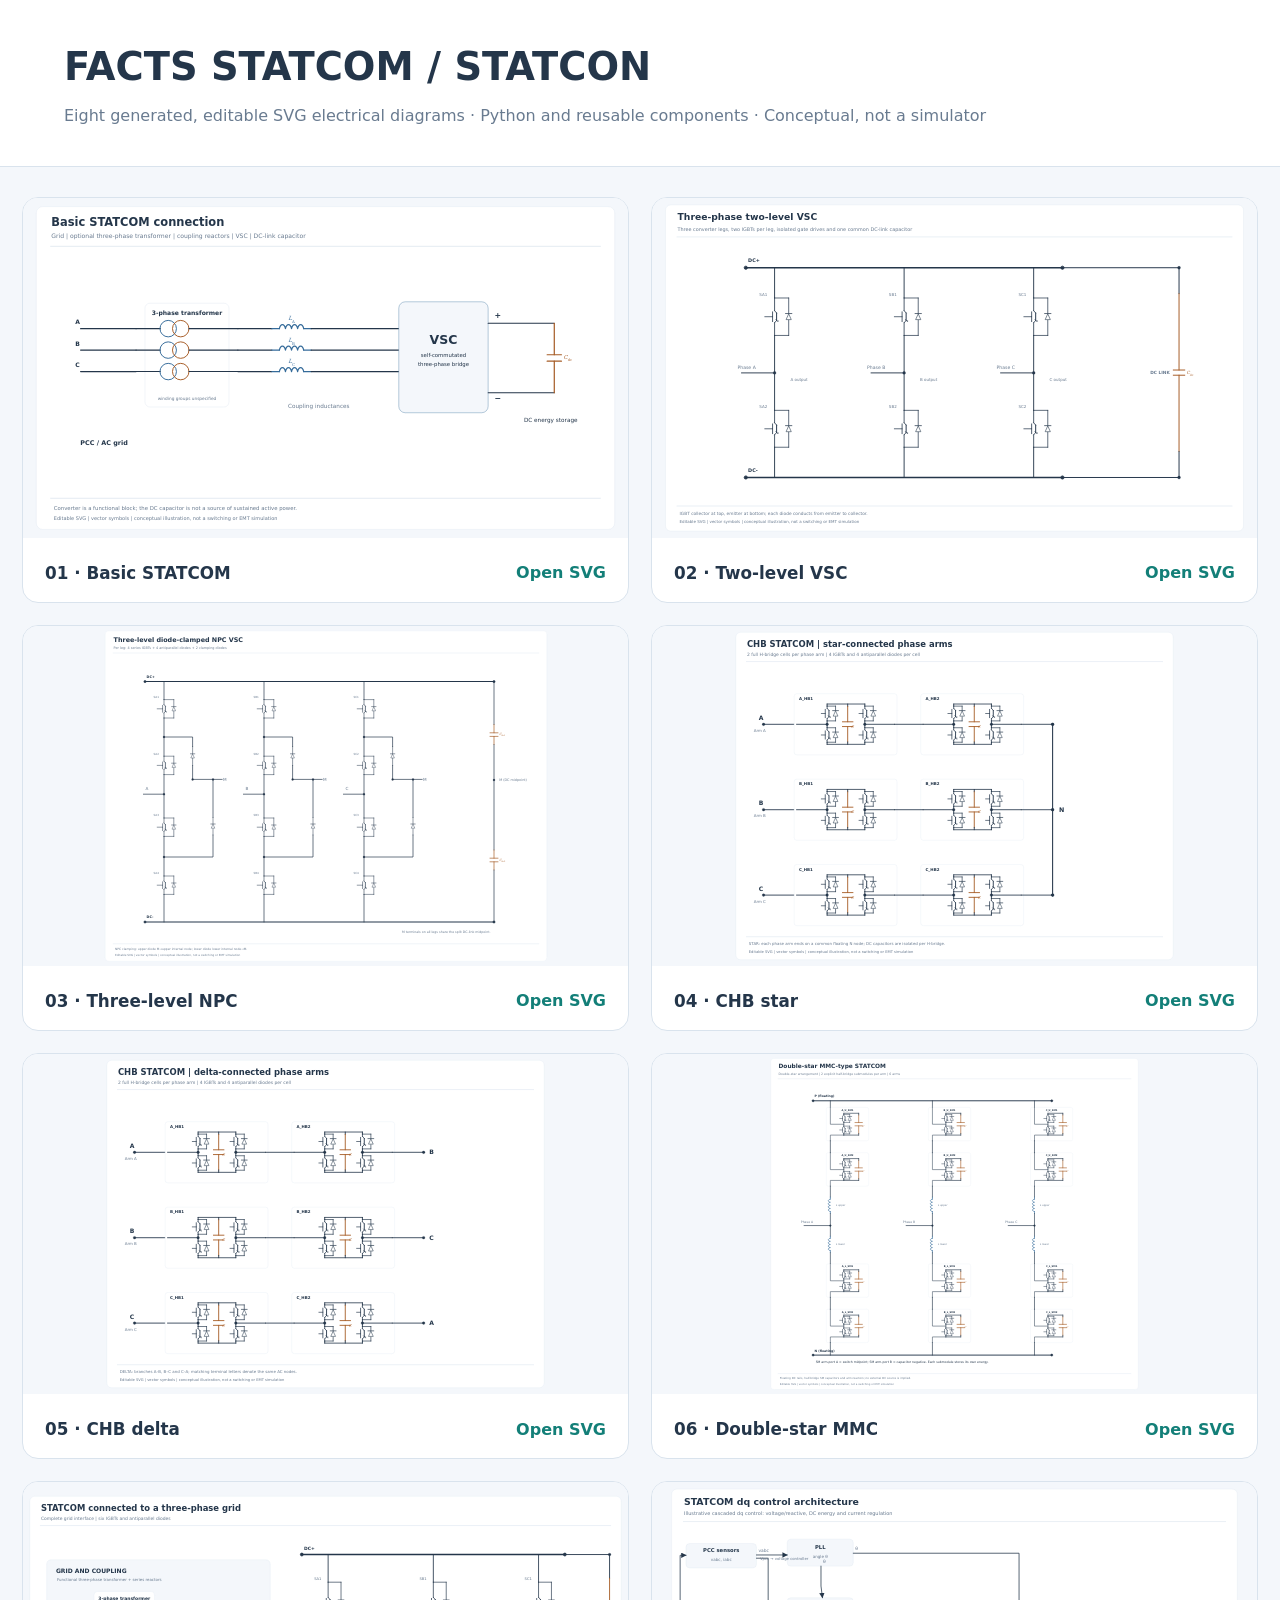
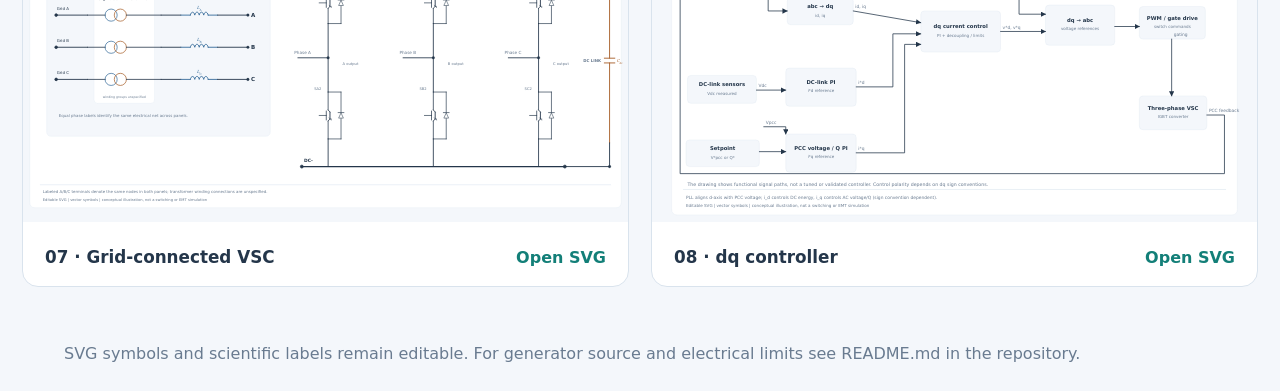
<file: examples/gallery/index.html>
<!DOCTYPE html>
<html lang="en">
<head>
<meta charset="utf-8">
<meta name="viewport" content="width=device-width, initial-scale=1">
<title>FACTS STATCOM | Electrical vector gallery</title>
<style>
body{margin:0;background:#f4f7fb;color:#24364a;font:16px/1.5 system-ui,Segoe UI,Arial,sans-serif}
header{padding:38px max(22px,5vw);background:white;border-bottom:1px solid #d9e3ed}
h1{margin:0;font-size:clamp(1.7rem,3vw,2.6rem)}
p{margin:8px 0 0;color:#697b90}
main{margin:30px auto;padding:0 22px;max-width:1600px;display:grid;grid-template-columns:repeat(auto-fit,minmax(min(100%,540px),1fr));gap:22px}
article{background:white;border:1px solid #d9e3ed;border-radius:16px;overflow:hidden}
article img{width:100%;height:340px;object-fit:contain;background:#f4f7fb}
article div{padding:16px 22px;display:flex;justify-content:space-between;align-items:center;gap:12px}
article b{font-size:1.05rem}
a{color:#137f78;text-decoration:none;font-weight:600}
a:hover{text-decoration:underline}
footer{padding:25px 5vw;color:#697b90}
</style>
</head>
<body>
<header><h1>FACTS STATCOM / STATCON</h1><p>Eight generated, editable SVG electrical diagrams · Python and reusable components · Conceptual, not a simulator</p></header>
<main>
<article><img src="basic.svg" alt="Basic STATCOM schematic"><div><b>01 · Basic STATCOM</b><a href="basic.svg">Open SVG</a></div></article>
<article><img src="two-level.svg" alt="Two-level VSC"><div><b>02 · Two-level VSC</b><a href="two-level.svg">Open SVG</a></div></article>
<article><img src="npc.svg" alt="Three-level NPC"><div><b>03 · Three-level NPC</b><a href="npc.svg">Open SVG</a></div></article>
<article><img src="chb-star.svg" alt="CHB star"><div><b>04 · CHB star</b><a href="chb-star.svg">Open SVG</a></div></article>
<article><img src="chb-delta.svg" alt="CHB delta"><div><b>05 · CHB delta</b><a href="chb-delta.svg">Open SVG</a></div></article>
<article><img src="mmc.svg" alt="MMC double star"><div><b>06 · Double-star MMC</b><a href="mmc.svg">Open SVG</a></div></article>
<article><img src="complete.svg" alt="Grid connected"><div><b>07 · Grid-connected VSC</b><a href="complete.svg">Open SVG</a></div></article>
<article><img src="control.svg" alt="dq control"><div><b>08 · dq controller</b><a href="control.svg">Open SVG</a></div></article>
</main>
<footer>SVG symbols and scientific labels remain editable. For generator source and electrical limits see README.md in the repository.</footer>
</body>
</html>
</file>
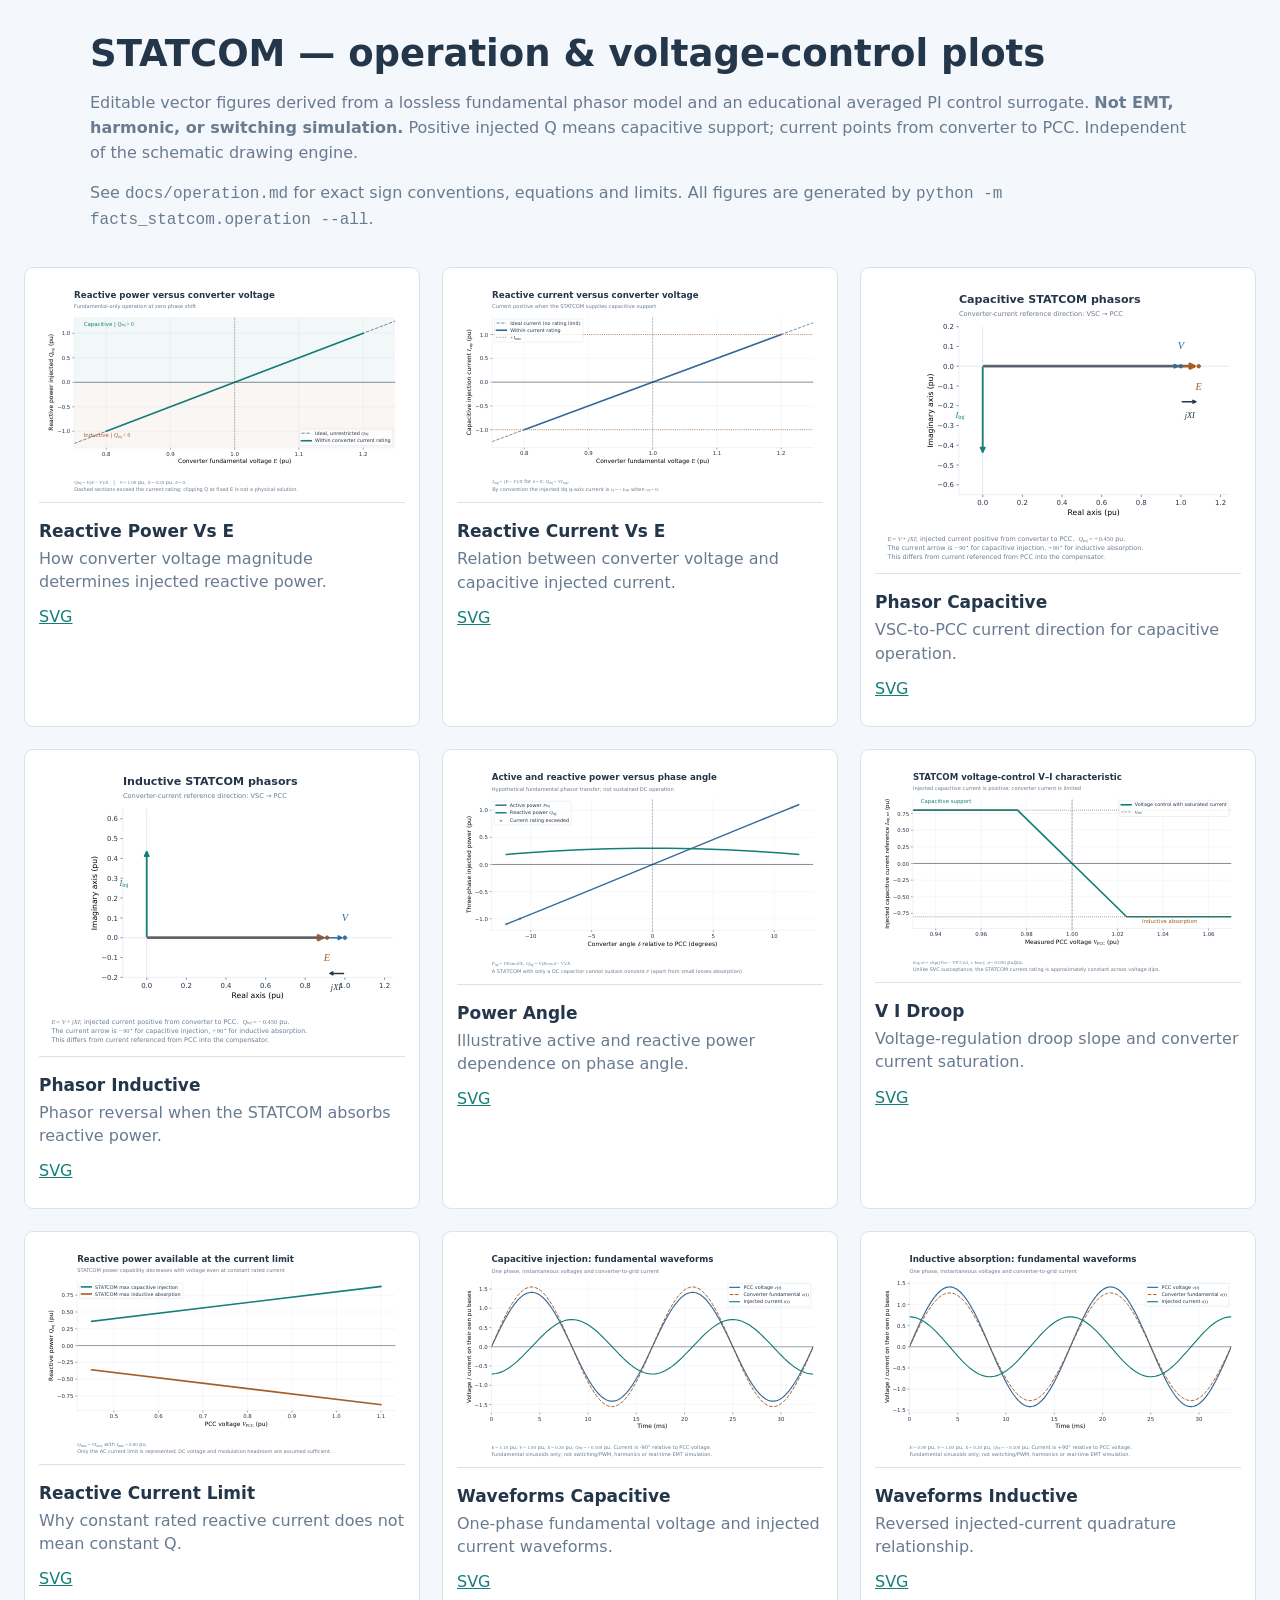
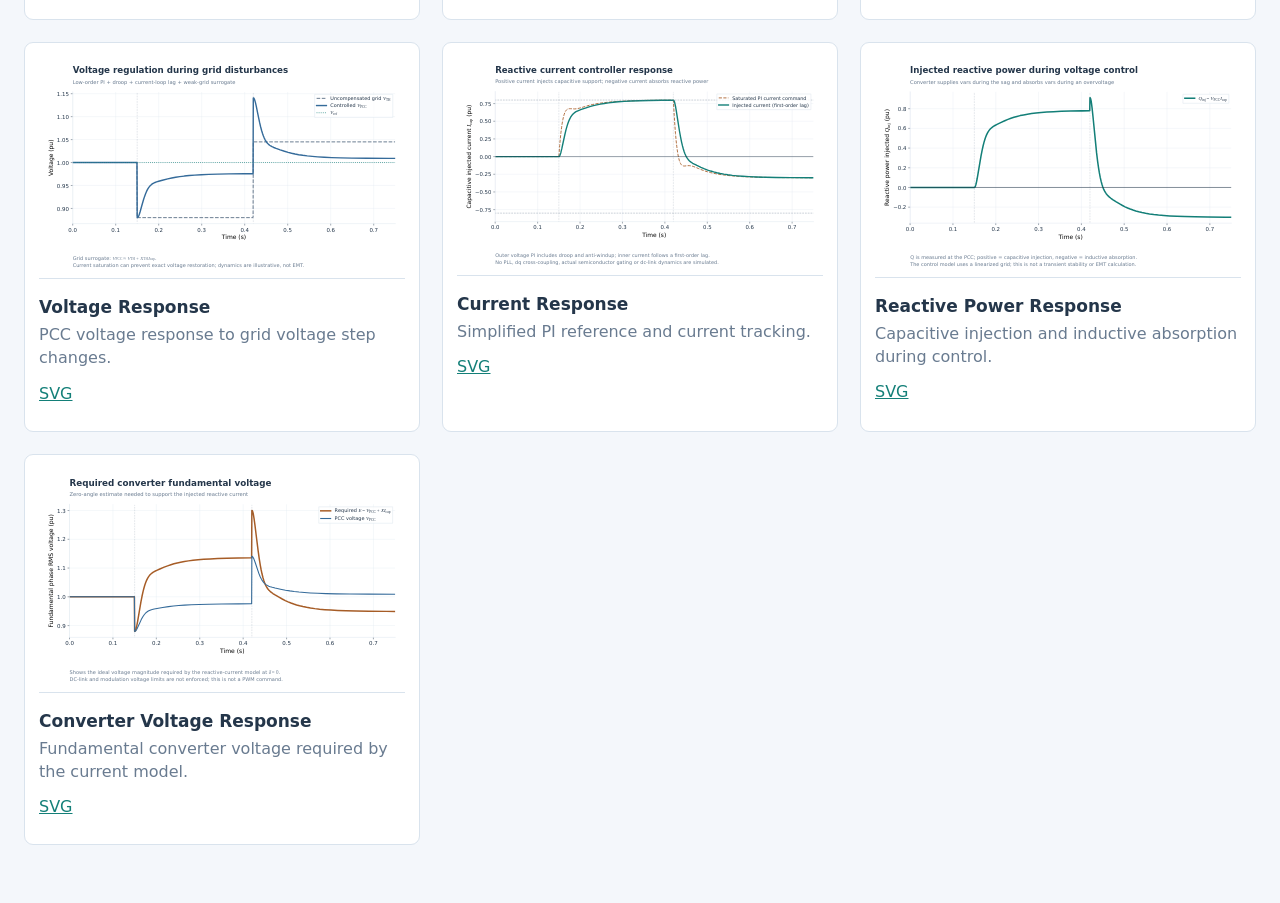
<file: examples/operation/gallery/index.html>
<!doctype html>
<html lang="en">
<head>
<meta charset="utf-8">
<meta name="viewport" content="width=device-width, initial-scale=1">
<title>STATCOM operating-point gallery</title>
<style>
:root { color-scheme: light; font-family: system-ui, -apple-system, Segoe UI, sans-serif; }
body { background:#F4F7FB; color:#24364A; margin:0 auto; padding:32px 24px 60px; max-width:1450px; }
header { max-width:1100px; margin:0 auto 34px; }
h1 { font-size:clamp(24px,3vw,37px); margin:0 0 12px; }
header p { font-size:16px; line-height:1.55; color:#697B90; }
a { color:#137F78; }
.grid { display:grid; grid-template-columns:repeat(auto-fit,minmax(310px,1fr)); gap:22px; }
article { background:white; border:1px solid #D9E3ED; padding:14px; border-radius:9px; }
article img { display:block; width:100%; background:white; min-height:165px; object-fit:contain; border-bottom:1px solid #D9E3ED; }
article h2 { font-size:17px; margin:18px 0 5px; }
article p { margin:6px 0 12px; color:#697B90; line-height:1.45; }
article .links { margin-top:12px; }
</style>
</head>
<body>
<header><h1>STATCOM — operation &amp; voltage-control plots</h1>
<p>Editable vector figures derived from a lossless fundamental phasor model and an
educational averaged PI control surrogate. <strong>Not EMT, harmonic, or switching
simulation.</strong> Positive injected Q means capacitive support; current points
from converter to PCC. Independent of the schematic drawing engine.</p>
<p>See <code>docs/operation.md</code> for exact sign conventions, equations and limits.
All figures are generated by <code>python -m facts_statcom.operation --all</code>.</p>
</header>
<main class="grid"><article><a href="reactive-power-vs-e.svg"><img src="reactive-power-vs-e.svg" loading="lazy" alt="reactive-power-vs-e figure"></a><h2>Reactive Power Vs E</h2><p>How converter voltage magnitude determines injected reactive power.</p><p class="links"><a href="reactive-power-vs-e.svg">SVG</a></p></article>
<article><a href="reactive-current-vs-e.svg"><img src="reactive-current-vs-e.svg" loading="lazy" alt="reactive-current-vs-e figure"></a><h2>Reactive Current Vs E</h2><p>Relation between converter voltage and capacitive injected current.</p><p class="links"><a href="reactive-current-vs-e.svg">SVG</a></p></article>
<article><a href="phasor-capacitive.svg"><img src="phasor-capacitive.svg" loading="lazy" alt="phasor-capacitive figure"></a><h2>Phasor Capacitive</h2><p>VSC-to-PCC current direction for capacitive operation.</p><p class="links"><a href="phasor-capacitive.svg">SVG</a></p></article>
<article><a href="phasor-inductive.svg"><img src="phasor-inductive.svg" loading="lazy" alt="phasor-inductive figure"></a><h2>Phasor Inductive</h2><p>Phasor reversal when the STATCOM absorbs reactive power.</p><p class="links"><a href="phasor-inductive.svg">SVG</a></p></article>
<article><a href="power-angle.svg"><img src="power-angle.svg" loading="lazy" alt="power-angle figure"></a><h2>Power Angle</h2><p>Illustrative active and reactive power dependence on phase angle.</p><p class="links"><a href="power-angle.svg">SVG</a></p></article>
<article><a href="v-i-droop.svg"><img src="v-i-droop.svg" loading="lazy" alt="v-i-droop figure"></a><h2>V I Droop</h2><p>Voltage-regulation droop slope and converter current saturation.</p><p class="links"><a href="v-i-droop.svg">SVG</a></p></article>
<article><a href="reactive-current-limit.svg"><img src="reactive-current-limit.svg" loading="lazy" alt="reactive-current-limit figure"></a><h2>Reactive Current Limit</h2><p>Why constant rated reactive current does not mean constant Q.</p><p class="links"><a href="reactive-current-limit.svg">SVG</a></p></article>
<article><a href="waveforms-capacitive.svg"><img src="waveforms-capacitive.svg" loading="lazy" alt="waveforms-capacitive figure"></a><h2>Waveforms Capacitive</h2><p>One-phase fundamental voltage and injected current waveforms.</p><p class="links"><a href="waveforms-capacitive.svg">SVG</a></p></article>
<article><a href="waveforms-inductive.svg"><img src="waveforms-inductive.svg" loading="lazy" alt="waveforms-inductive figure"></a><h2>Waveforms Inductive</h2><p>Reversed injected-current quadrature relationship.</p><p class="links"><a href="waveforms-inductive.svg">SVG</a></p></article>
<article><a href="voltage-response.svg"><img src="voltage-response.svg" loading="lazy" alt="voltage-response figure"></a><h2>Voltage Response</h2><p>PCC voltage response to grid voltage step changes.</p><p class="links"><a href="voltage-response.svg">SVG</a></p></article>
<article><a href="current-response.svg"><img src="current-response.svg" loading="lazy" alt="current-response figure"></a><h2>Current Response</h2><p>Simplified PI reference and current tracking.</p><p class="links"><a href="current-response.svg">SVG</a></p></article>
<article><a href="reactive-power-response.svg"><img src="reactive-power-response.svg" loading="lazy" alt="reactive-power-response figure"></a><h2>Reactive Power Response</h2><p>Capacitive injection and inductive absorption during control.</p><p class="links"><a href="reactive-power-response.svg">SVG</a></p></article>
<article><a href="converter-voltage-response.svg"><img src="converter-voltage-response.svg" loading="lazy" alt="converter-voltage-response figure"></a><h2>Converter Voltage Response</h2><p>Fundamental converter voltage required by the current model.</p><p class="links"><a href="converter-voltage-response.svg">SVG</a></p></article></main>
</body>
</html>
</file>
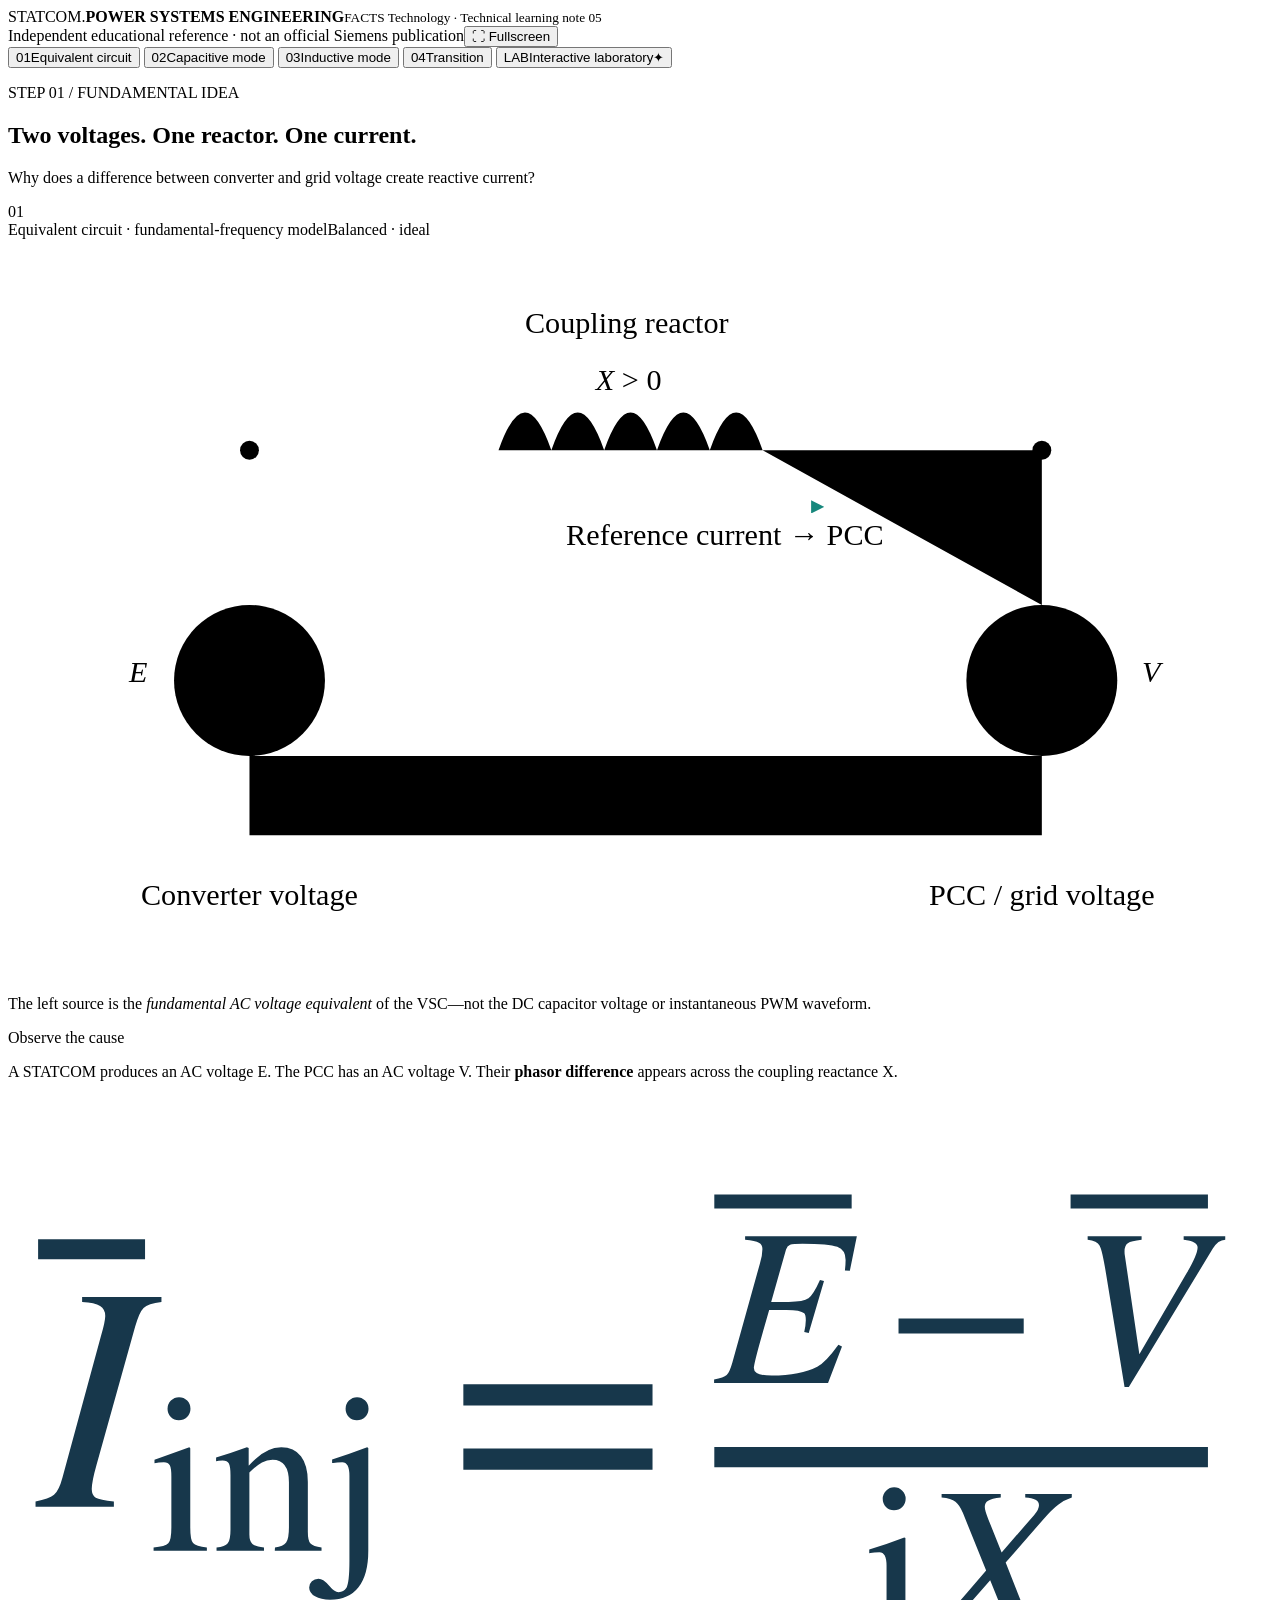
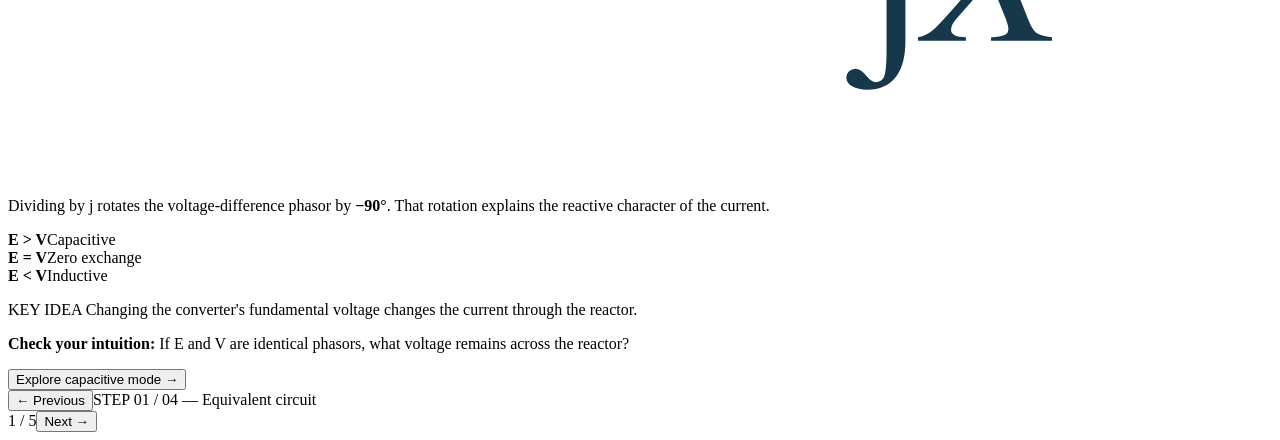
<file: docs/statcom-capacitive-inductive/source/template.html>
<!doctype html>
<html lang="en">
<head>
<meta charset="utf-8">
<meta name="viewport" content="width=device-width, initial-scale=1, viewport-fit=cover">
<meta name="color-scheme" content="light">
<meta name="generator" content="STATCOM Engineering Learning Notes · Independent technical visual system">
<meta name="description" content="Standalone, offline four-step STATCOM lesson with a synchronized interactive circuit, phasors, and fundamental waveforms.">
<title>STATCOM | Capacitive and Inductive Operation — Engineering Learning Note</title>
<style>
/* INLINE_STYLES */
</style>
</head>
<body>
<div class="app-shell">
<header class="masthead" role="banner"><div class="brand" aria-label="STATCOM engineering learning note"><span class="brand-block">STATCOM<span class="brand-dot">.</span></span><span class="brand-copy"><b>POWER SYSTEMS ENGINEERING</b><small>FACTS Technology · Technical learning note 05</small></span></div><div class="masthead-right"><span class="independent">Independent educational reference · not an official Siemens publication</span><button class="top-action" id="btn-fullscreen" type="button" title="Toggle fullscreen">⛶ <span>Fullscreen</span></button></div></header>
<nav class="lesson-nav" aria-label="Lesson sections">
  <button class="nav-step active" data-section="0" aria-current="step"><span class="nav-num">01</span><span>Equivalent circuit</span></button>
  <button class="nav-step" data-section="1"><span class="nav-num">02</span><span>Capacitive mode</span></button>
  <button class="nav-step" data-section="2"><span class="nav-num">03</span><span>Inductive mode</span></button>
  <button class="nav-step" data-section="3"><span class="nav-num">04</span><span>Transition</span></button>
  <button class="nav-step lab-nav" data-section="4"><span class="nav-num">LAB</span><span>Interactive laboratory</span><span class="lab-star">✦</span></button>
</nav>
<main class="main" id="content">
<!-- SECTION 1 -->
<section class="lesson-section active" data-section="0" aria-labelledby="title-step1">
  <div class="section-head"><div><p class="eyebrow">STEP 01 / FUNDAMENTAL IDEA</p><h1 id="title-step1">Two voltages. One reactor. One current.</h1><p class="question">Why does a difference between converter and grid voltage create reactive current?</p></div><span class="step-icon">01</span></div>
  <div class="two-cols large-left">
    <article class="surface circuit-intro"><div class="surface-title"><span>Equivalent circuit · fundamental-frequency model</span><span class="muted-tag">Balanced · ideal</span></div><svg class="intro-circuit" viewBox="0 0 670 390" role="img" aria-label="Equivalent circuit with converter fundamental source E on the left, coupling inductor X in series, and PCC source V on the right sharing the ground return">
      <defs><marker id="ref-arrow-step" viewBox="0 0 10 10" refX="9" refY="5" markerWidth="7" markerHeight="7" orient="auto-start-reverse"><path d="M0 0 L10 5 L0 10z" fill="#16877c"/></marker></defs>
      <g class="intro-wire"><path d="M128 112 H260 M400 112 H548 V194 M128 112 V194 M128 274 V316 H548 V274" /></g>
      <path class="intro-coil" d="M260 112 Q274 72 288 112 Q302 72 316 112 Q330 72 344 112 Q358 72 372 112 Q386 72 400 112" />
      <circle cx="128" cy="234" r="40" class="source-disc"/><circle cx="548" cy="234" r="40" class="source-disc"/>
      <path class="intro-sine" d="M103 234 C111 209 119 209 128 234 S145 259 153 234 M523 234 C531 209 539 209 548 234 S565 259 573 234"/>
      <circle class="elect-node" cx="128" cy="112" r="5"/><circle class="elect-node" cx="548" cy="112" r="5"/>
      <path d="M338 142 H432" class="intro-current" marker-end="url(#ref-arrow-step)"/>
      <text class="svg-body" x="380" y="162" text-anchor="middle">Reference current → PCC</text>
      <text class="svg-label" x="328" y="50" text-anchor="middle">Coupling reactor</text>
      <text class="svg-math math-svg-label" x="329" y="80" text-anchor="middle"><tspan data-math-role="var" font-style="italic">X</tspan><tspan data-math-role="roman" font-style="normal"> &gt; 0</tspan></text>
      <text class="svg-label" x="128" y="353" text-anchor="middle">Converter voltage</text>
      <text class="svg-label" x="548" y="353" text-anchor="middle">PCC / grid voltage</text>
      <text class="svg-math math-svg-label" x="69" y="235" text-anchor="middle"><tspan data-math-role="var" font-style="italic">E</tspan></text><text class="svg-math math-svg-label" x="606" y="235" text-anchor="middle"><tspan data-math-role="var" font-style="italic">V</tspan></text>
      <text class="svg-body" x="340" y="303" text-anchor="middle">Common reference / return</text>
    </svg><p class="figure-note">The left source is the <em>fundamental AC voltage equivalent</em> of the VSC—not the DC capacitor voltage or instantaneous PWM waveform.</p></article>
    <div class="explain-column">
      <article class="surface lesson-body"><div class="mini-eyebrow">Observe the cause</div><p>A STATCOM produces an AC voltage <span class="var">E</span>. The PCC has an AC voltage <span class="var">V</span>. Their <b>phasor difference</b> appears across the coupling reactance <span class="var">X</span>.</p>
        <div class="formula"><svg xmlns:xlink="http://www.w3.org/1999/xlink" xmlns="http://www.w3.org/2000/svg" viewBox="0 0 133.814916 72.06633" version="1.1" class="equation-art equation-art--main" role="img" aria-label="Phasor injected current equals converter fundamental voltage minus PCC voltage, divided by j X" focusable="false">
 <defs>
  <style type="text/css">*{stroke-linejoin: round; stroke-linecap: butt}</style>
 </defs>
 <g id="math-eq-0-figure_1">
  <g id="math-eq-0-patch_1">
   <path d="M 0 72.06633  L 133.814916 72.06633  L 133.814916 0  L 0 0  L 0 72.06633  z " style="fill: none"/>
  </g>
  <g id="math-eq-0-text_1">
   <!-- $\overline{I}_{\mathrm{inj}}=\frac{\overline{E}-\overline{V}}{\mathrm{j}X}$ -->
   <g style="fill: #17374b" transform="translate(3.186069 43.853165) scale(0.34 -0.34)">
    <defs>
     <path id="math-eq-0-STIXGeneral-Italic-49" d="M 2458 4179  L 2458 4077  Q 2189 4045 2102 3961  Q 2016 3878 1933 3584  L 1165 838  Q 1069 499 1069 352  Q 1069 224 1149 179  Q 1229 134 1510 102  L 1510 0  L -51 0  L -51 102  Q 218 154 317 237  Q 416 320 486 582  L 1254 3405  Q 1338 3699 1338 3802  Q 1338 3930 1235 3997  Q 1133 4064 877 4077  L 877 4179  L 2458 4179  z " transform="scale(0.015625)"/>
     <path id="math-eq-0-STIXGeneral-Regular-69" d="M 1152 4045  Q 1152 3904 1056 3811  Q 960 3718 819 3718  Q 685 3718 592 3811  Q 499 3904 499 4045  Q 499 4179 595 4275  Q 691 4371 826 4371  Q 966 4371 1059 4275  Q 1152 4179 1152 4045  z M 1619 0  L 102 0  L 102 96  Q 435 115 521 211  Q 608 307 608 666  L 608 2118  Q 608 2342 563 2432  Q 518 2522 397 2522  Q 243 2522 128 2490  L 128 2592  L 1120 2944  L 1146 2918  L 1146 672  Q 1146 314 1226 218  Q 1306 122 1619 96  L 1619 0  z " transform="scale(0.015625)"/>
     <path id="math-eq-0-STIXGeneral-Regular-6e" d="M 3104 0  L 1773 0  L 1779 96  Q 2016 115 2096 233  Q 2176 352 2176 672  L 2176 1946  Q 2176 2592 1709 2592  Q 1549 2592 1408 2515  Q 1267 2438 1050 2227  L 1050 461  Q 1050 269 1136 192  Q 1222 115 1466 96  L 1466 0  L 115 0  L 115 96  Q 358 115 435 214  Q 512 314 512 602  L 512 2157  Q 512 2394 467 2483  Q 422 2573 288 2573  Q 160 2573 102 2547  L 102 2656  Q 550 2784 979 2944  L 1030 2925  L 1030 2426  L 1037 2426  Q 1491 2944 1958 2944  Q 2323 2944 2518 2688  Q 2714 2432 2714 1958  L 2714 544  Q 2714 288 2790 205  Q 2867 122 3104 96  L 3104 0  z " transform="scale(0.015625)"/>
     <path id="math-eq-0-STIXGeneral-Regular-6a" d="M 1242 4045  Q 1242 3904 1146 3811  Q 1050 3718 909 3718  Q 774 3718 681 3811  Q 589 3904 589 4045  Q 589 4179 685 4275  Q 781 4371 915 4371  Q 1050 4371 1146 4275  Q 1242 4179 1242 4045  z M 1235 2925  L 1235 0  Q 1235 -685 956 -1040  Q 678 -1395 147 -1395  Q -115 -1395 -281 -1296  Q -448 -1197 -448 -1043  Q -448 -941 -371 -867  Q -294 -794 -186 -794  Q -38 -794 122 -998  Q 269 -1178 390 -1178  Q 538 -1178 608 -1062  Q 698 -902 698 -288  L 698 2138  Q 698 2522 493 2522  Q 339 2522 237 2502  L 205 2496  L 205 2598  Q 717 2758 1203 2944  L 1235 2925  z " transform="scale(0.015625)"/>
     <path id="math-eq-0-STIXGeneral-Regular-3d" d="M 4077 2048  L 307 2048  L 307 2470  L 4077 2470  L 4077 2048  z M 4077 768  L 307 768  L 307 1190  L 4077 1190  L 4077 768  z " transform="scale(0.015625)"/>
     <path id="math-eq-0-STIXGeneral-Italic-45" d="M 4058 4179  L 3859 3194  L 3718 3206  Q 3738 3366 3738 3501  Q 3738 3789 3501 3878  Q 3264 3968 2509 3968  Q 2240 3968 2157 3939  Q 2074 3910 2042 3802  L 1619 2310  L 2118 2310  Q 2541 2310 2681 2412  Q 2822 2515 3008 2931  L 3123 2906  L 2688 1421  L 2560 1453  Q 2605 1651 2605 1786  Q 2605 1939 2560 1984  Q 2451 2080 2061 2080  L 1562 2080  L 1357 1363  Q 1126 550 1126 429  Q 1126 211 1632 211  Q 2458 211 2931 461  Q 3174 589 3533 1088  L 3635 1037  L 3238 0  L -6 0  L -6 102  Q 269 154 352 227  Q 435 301 512 576  L 1299 3405  Q 1370 3642 1370 3814  Q 1370 3942 1270 3996  Q 1171 4051 877 4077  L 877 4179  L 4058 4179  z " transform="scale(0.015625)"/>
     <path id="math-eq-0-STIXGeneral-Regular-2212" d="M 3974 1408  L 410 1408  L 410 1830  L 3974 1830  L 3974 1408  z " transform="scale(0.015625)"/>
     <path id="math-eq-0-STIXGeneral-Italic-56" d="M 4403 4179  L 4403 4077  Q 4198 4070 4045 3821  L 1658 -115  L 1536 -115  L 1011 3104  Q 902 3776 828 3910  Q 755 4045 486 4077  L 486 4179  L 2022 4179  L 2022 4077  Q 1722 4045 1629 3981  Q 1536 3917 1536 3750  Q 1536 3686 1542 3654  L 1958 819  L 3302 3123  Q 3616 3661 3616 3859  Q 3616 4032 3219 4077  L 3219 4179  L 4403 4179  z " transform="scale(0.015625)"/>
     <path id="math-eq-0-STIXGeneral-Italic-58" d="M 4192 4179  L 4192 4077  Q 3981 4006 3805 3875  Q 3629 3744 3392 3469  L 2310 2227  L 2957 595  Q 3072 307 3187 224  Q 3302 141 3629 102  L 3629 0  L 1894 0  L 1894 102  Q 2170 109 2278 163  Q 2387 218 2387 339  Q 2387 442 2298 666  L 1869 1722  L 902 621  Q 755 454 755 314  Q 755 102 1178 102  L 1178 0  L -186 0  L -186 102  Q 70 147 300 361  Q 531 576 1222 1382  L 1754 2003  L 1094 3635  Q 998 3872 880 3961  Q 762 4051 486 4077  L 486 4179  L 2170 4179  L 2170 4077  Q 1907 4045 1811 3990  Q 1715 3936 1715 3814  Q 1715 3706 1818 3456  L 2195 2515  L 3123 3584  Q 3258 3738 3258 3859  Q 3258 4058 2867 4077  L 2867 4179  L 4192 4179  z " transform="scale(0.015625)"/>
    </defs>
    <use xlink:href="#math-eq-0-STIXGeneral-Italic-49" transform="translate(0 1.4125)"/>
    <use xlink:href="#math-eq-0-STIXGeneral-Regular-69" transform="translate(34.843269 -12.315625) scale(0.7)"/>
    <use xlink:href="#math-eq-0-STIXGeneral-Regular-6e" transform="translate(54.30326 -12.315625) scale(0.7)"/>
    <use xlink:href="#math-eq-0-STIXGeneral-Regular-6a" transform="translate(89.30325 -12.315625) scale(0.7)"/>
    <use xlink:href="#math-eq-0-STIXGeneral-Regular-3d" transform="translate(127.612613 0.9125)"/>
    <use xlink:href="#math-eq-0-STIXGeneral-Italic-45" transform="translate(210.552594 39.917188) scale(0.7)"/>
    <use xlink:href="#math-eq-0-STIXGeneral-Regular-2212" transform="translate(263.430585 39.967188) scale(0.7)"/>
    <use xlink:href="#math-eq-0-STIXGeneral-Italic-56" transform="translate(321.488571 39.917188) scale(0.7)"/>
    <use xlink:href="#math-eq-0-STIXGeneral-Regular-6a" transform="translate(256.552594 -40.348437) scale(0.7)"/>
    <use xlink:href="#math-eq-0-STIXGeneral-Italic-58" transform="translate(276.012585 -40.348437) scale(0.7)"/>
    <path d="M 0 78.459375  L 0 84.709375  L 33.299988 84.709375  L 33.299988 78.459375  L 0 78.459375  z "/>
    <path d="M 210.552594 94.25  L 210.552594 98.625  L 253.322587 98.625  L 253.322587 94.25  L 210.552594 94.25  z "/>
    <path d="M 321.488571 94.25  L 321.488571 98.625  L 364.258565 98.625  L 364.258565 94.25  L 321.488571 94.25  z "/>
    <path d="M 210.552594 13.709375  L 210.552594 19.959375  L 364.258565 19.959375  L 364.258565 13.709375  L 210.552594 13.709375  z "/>
   </g>
  </g>
 </g>
</svg></div>
        <p>Dividing by <span class="var">j</span> rotates the voltage-difference phasor by <b>−90°</b>. That rotation explains the reactive character of the current.</p></article>
      <div class="three-signs"><div><strong><span class="var">E</span> &gt; <span class="var">V</span></strong><span class="mode-cap">Capacitive</span></div><div><strong><span class="var">E</span> = <span class="var">V</span></strong><span>Zero exchange</span></div><div><strong><span class="var">E</span> &lt; <span class="var">V</span></strong><span class="mode-ind">Inductive</span></div></div>
      <p class="key-point"><span class="key-mark">KEY IDEA</span> Changing the converter's fundamental voltage changes the current through the reactor.</p>
    </div>
  </div>
  <div class="action-strip"><p><b>Check your intuition:</b> If <span class="var">E</span> and <span class="var">V</span> are identical phasors, what voltage remains across the reactor?</p><button class="next-inline" data-next="1">Explore capacitive mode <span aria-hidden="true">→</span></button></div>
</section>
<!-- SECTION 2 -->
<section class="lesson-section" data-section="1" aria-labelledby="title-step2" hidden>
  <div class="section-head"><div><p class="eyebrow">STEP 02 / INJECTION</p><h1 id="title-step2">Higher converter voltage → capacitive support</h1><p class="question">Why does the STATCOM supply reactive power when <span class="var">E</span> is greater than <span class="var">V</span>?</p></div><span class="mode-pill capacitive">CAPACITIVE · <span class="var">Q</span> &gt; 0</span></div>
  <div class="case-banner"><div><small>CONVERTER</small><strong><span class="var">E</span> = 1.10 <span class="unit">pu</span></strong></div><div><small>PCC</small><strong><span class="var">V</span> = 1.00 <span class="unit">pu</span></strong></div><div><small>REACTANCE</small><strong><span class="var">X</span> = 0.20 <span class="unit">pu</span></strong></div><div><small>REACTIVE POWER</small><strong class="good"><span class="var">Q</span><sub>inj</sub> = +0.50 <span class="unit">pu</span></strong></div></div>
  <div class="two-figures"><figure class="surface teaching-figure"><figcaption>01 <b>Watch the phasors</b><span>Injected current points down (−90°).</span></figcaption><img src="__ASSET_PHASOR_CAPACITIVE__" alt="Original capacitive phasor diagram, E longer than V and injected current along negative imaginary axis" loading="lazy"></figure><figure class="surface teaching-figure"><figcaption>02 <b>Watch the waveforms</b><span>Current is shifted −90° from PCC voltage.</span></figcaption><img src="__ASSET_WAVEFORMS_CAPACITIVE__" alt="Original fundamental waveforms in capacitive operation with converter voltage amplitude above PCC voltage" loading="lazy"></figure></div>
  <div class="interpretation"><div class="explain-flow"><b>Higher <span class="var">E</span></b><span>→</span><b>Positive <span class="var">E</span> − <span class="var">V</span></b><span>→</span><b>Downward <span class="var">I</span><sub>inj</sub> phasor</b><span>→</span><b class="good">Reactive support</b></div><p><b>Current reference matters:</b> these figures define injected current <em>from converter to PCC</em>. Its −90° angle is correct for this reference. Reversing the current reference also reverses the current phasor.</p></div>
</section>
<!-- SECTION 3 -->
<section class="lesson-section" data-section="2" aria-labelledby="title-step3" hidden>
  <div class="section-head"><div><p class="eyebrow">STEP 03 / ABSORPTION</p><h1 id="title-step3">Lower converter voltage → inductive absorption</h1><p class="question">What changes if the converter's fundamental voltage falls below the PCC voltage?</p></div><span class="mode-pill inductive">INDUCTIVE · <span class="var">Q</span> &lt; 0</span></div>
  <div class="case-banner"><div><small>CONVERTER</small><strong><span class="var">E</span> = 0.90 <span class="unit">pu</span></strong></div><div><small>PCC</small><strong><span class="var">V</span> = 1.00 <span class="unit">pu</span></strong></div><div><small>REACTANCE</small><strong><span class="var">X</span> = 0.20 <span class="unit">pu</span></strong></div><div><small>REACTIVE POWER</small><strong class="bad"><span class="var">Q</span><sub>inj</sub> = −0.50 <span class="unit">pu</span></strong></div></div>
  <div class="two-figures"><figure class="surface teaching-figure"><figcaption>01 <b>Compare the phasors</b><span>Injected current now points up (+90°).</span></figcaption><img src="__ASSET_PHASOR_INDUCTIVE__" alt="Original inductive phasor diagram, E shorter than V and injected current along positive imaginary axis" loading="lazy"></figure><figure class="surface teaching-figure"><figcaption>02 <b>Compare the waveforms</b><span>Current phase flips by 180° relative to the capacitive case.</span></figcaption><img src="__ASSET_WAVEFORMS_INDUCTIVE__" alt="Original fundamental waveforms in inductive operation with converter voltage amplitude below PCC voltage" loading="lazy"></figure></div>
  <div class="interpretation"><div class="explain-flow"><b>Lower <span class="var">E</span></b><span>→</span><b>Negative <span class="var">E</span> − <span class="var">V</span></b><span>→</span><b>Upward <span class="var">I</span><sub>inj</sub> phasor</b><span>→</span><b class="ind-text">Reactive absorption</b></div><p><b>Only one input changed:</b> <span class="var">E</span> dropped from 1.10 to 0.90 <span class="unit">pu</span>. The PCC voltage, coupling reactance, phase angle, and current reference remain the same.</p></div>
</section>
<!-- SECTION 4 -->
<section class="lesson-section" data-section="3" aria-labelledby="title-step4" hidden>
  <div class="section-head"><div><p class="eyebrow">STEP 04 / CONNECT THE MODES</p><h1 id="title-step4">Reactive power varies continuously with <span class="var">E</span></h1><p class="question">What happens when <span class="var">E</span> passes smoothly through the PCC voltage?</p></div><span class="step-icon">04</span></div>
  <div class="formula formula-strip"><svg xmlns:xlink="http://www.w3.org/1999/xlink" xmlns="http://www.w3.org/2000/svg" viewBox="0 0 339.382221 57.74769" version="1.1" class="equation-art equation-art--pair" role="img" aria-label="Injected reactive power equals V times E minus V, divided by X; capacitive current equals E minus V, divided by X" focusable="false">
 <defs>
  <style type="text/css">*{stroke-linejoin: round; stroke-linecap: butt}</style>
 </defs>
 <g id="math-eq-1-figure_1">
  <g id="math-eq-1-patch_1">
   <path d="M 0 57.74769  L 339.382221 57.74769  L 339.382221 -0  L 0 -0  L 0 57.74769  z " style="fill: none"/>
  </g>
  <g id="math-eq-1-text_1">
   <!-- $Q_{\mathrm{inj}}=\frac{V(E-V)}{X}\qquad I_{\mathrm{cap}}=\frac{E-V}{X}$ -->
   <g style="fill: #17374b" transform="translate(8.080529 37.863845) scale(0.31 -0.31)">
    <defs>
     <path id="math-eq-1-STIXGeneral-Italic-51" d="M 442 -1082  L 378 -979  Q 749 -717 912 -589  Q 1075 -461 1510 -77  Q 966 32 675 425  Q 384 819 384 1440  Q 384 2035 678 2624  Q 973 3213 1491 3661  Q 2202 4262 3034 4262  Q 3680 4262 4077 3833  Q 4474 3405 4474 2746  Q 4474 1997 4019 1277  Q 3565 557 2835 173  Q 2400 -64 1786 -102  L 1440 -467  L 1600 -467  Q 1824 -467 2387 -595  Q 2938 -730 3098 -730  Q 3443 -730 3673 -624  Q 3904 -518 4173 -237  L 4275 -307  Q 4122 -525 3942 -685  Q 3411 -1165 2720 -1165  Q 2298 -1165 1773 -998  Q 1421 -883 1178 -883  Q 800 -883 442 -1082  z M 3802 3072  Q 3802 3526 3581 3788  Q 3360 4051 2976 4051  Q 2272 4051 1734 3251  Q 1446 2822 1251 2230  Q 1056 1638 1056 1171  Q 1056 691 1273 400  Q 1491 109 1850 109  Q 2579 109 3117 902  Q 3411 1350 3606 1964  Q 3802 2579 3802 3072  z " transform="scale(0.015625)"/>
     <path id="math-eq-1-STIXGeneral-Regular-69" d="M 1152 4045  Q 1152 3904 1056 3811  Q 960 3718 819 3718  Q 685 3718 592 3811  Q 499 3904 499 4045  Q 499 4179 595 4275  Q 691 4371 826 4371  Q 966 4371 1059 4275  Q 1152 4179 1152 4045  z M 1619 0  L 102 0  L 102 96  Q 435 115 521 211  Q 608 307 608 666  L 608 2118  Q 608 2342 563 2432  Q 518 2522 397 2522  Q 243 2522 128 2490  L 128 2592  L 1120 2944  L 1146 2918  L 1146 672  Q 1146 314 1226 218  Q 1306 122 1619 96  L 1619 0  z " transform="scale(0.015625)"/>
     <path id="math-eq-1-STIXGeneral-Regular-6e" d="M 3104 0  L 1773 0  L 1779 96  Q 2016 115 2096 233  Q 2176 352 2176 672  L 2176 1946  Q 2176 2592 1709 2592  Q 1549 2592 1408 2515  Q 1267 2438 1050 2227  L 1050 461  Q 1050 269 1136 192  Q 1222 115 1466 96  L 1466 0  L 115 0  L 115 96  Q 358 115 435 214  Q 512 314 512 602  L 512 2157  Q 512 2394 467 2483  Q 422 2573 288 2573  Q 160 2573 102 2547  L 102 2656  Q 550 2784 979 2944  L 1030 2925  L 1030 2426  L 1037 2426  Q 1491 2944 1958 2944  Q 2323 2944 2518 2688  Q 2714 2432 2714 1958  L 2714 544  Q 2714 288 2790 205  Q 2867 122 3104 96  L 3104 0  z " transform="scale(0.015625)"/>
     <path id="math-eq-1-STIXGeneral-Regular-6a" d="M 1242 4045  Q 1242 3904 1146 3811  Q 1050 3718 909 3718  Q 774 3718 681 3811  Q 589 3904 589 4045  Q 589 4179 685 4275  Q 781 4371 915 4371  Q 1050 4371 1146 4275  Q 1242 4179 1242 4045  z M 1235 2925  L 1235 0  Q 1235 -685 956 -1040  Q 678 -1395 147 -1395  Q -115 -1395 -281 -1296  Q -448 -1197 -448 -1043  Q -448 -941 -371 -867  Q -294 -794 -186 -794  Q -38 -794 122 -998  Q 269 -1178 390 -1178  Q 538 -1178 608 -1062  Q 698 -902 698 -288  L 698 2138  Q 698 2522 493 2522  Q 339 2522 237 2502  L 205 2496  L 205 2598  Q 717 2758 1203 2944  L 1235 2925  z " transform="scale(0.015625)"/>
     <path id="math-eq-1-STIXGeneral-Regular-3d" d="M 4077 2048  L 307 2048  L 307 2470  L 4077 2470  L 4077 2048  z M 4077 768  L 307 768  L 307 1190  L 4077 1190  L 4077 768  z " transform="scale(0.015625)"/>
     <path id="math-eq-1-STIXGeneral-Italic-56" d="M 4403 4179  L 4403 4077  Q 4198 4070 4045 3821  L 1658 -115  L 1536 -115  L 1011 3104  Q 902 3776 828 3910  Q 755 4045 486 4077  L 486 4179  L 2022 4179  L 2022 4077  Q 1722 4045 1629 3981  Q 1536 3917 1536 3750  Q 1536 3686 1542 3654  L 1958 819  L 3302 3123  Q 3616 3661 3616 3859  Q 3616 4032 3219 4077  L 3219 4179  L 4403 4179  z " transform="scale(0.015625)"/>
     <path id="math-eq-1-STIXGeneral-Regular-28" d="M 1946 -1030  L 1869 -1133  Q 1126 -710 716 32  Q 307 774 307 1613  Q 307 3386 1888 4326  L 1946 4224  Q 1293 3667 1075 3126  Q 858 2586 858 1632  Q 858 685 1082 96  Q 1306 -493 1946 -1030  z " transform="scale(0.015625)"/>
     <path id="math-eq-1-STIXGeneral-Italic-45" d="M 4058 4179  L 3859 3194  L 3718 3206  Q 3738 3366 3738 3501  Q 3738 3789 3501 3878  Q 3264 3968 2509 3968  Q 2240 3968 2157 3939  Q 2074 3910 2042 3802  L 1619 2310  L 2118 2310  Q 2541 2310 2681 2412  Q 2822 2515 3008 2931  L 3123 2906  L 2688 1421  L 2560 1453  Q 2605 1651 2605 1786  Q 2605 1939 2560 1984  Q 2451 2080 2061 2080  L 1562 2080  L 1357 1363  Q 1126 550 1126 429  Q 1126 211 1632 211  Q 2458 211 2931 461  Q 3174 589 3533 1088  L 3635 1037  L 3238 0  L -6 0  L -6 102  Q 269 154 352 227  Q 435 301 512 576  L 1299 3405  Q 1370 3642 1370 3814  Q 1370 3942 1270 3996  Q 1171 4051 877 4077  L 877 4179  L 4058 4179  z " transform="scale(0.015625)"/>
     <path id="math-eq-1-STIXGeneral-Regular-2212" d="M 3974 1408  L 410 1408  L 410 1830  L 3974 1830  L 3974 1408  z " transform="scale(0.015625)"/>
     <path id="math-eq-1-STIXGeneral-Regular-29" d="M 186 4224  L 262 4326  Q 992 3891 1408 3148  Q 1824 2406 1824 1581  Q 1824 -166 243 -1133  L 186 -1030  Q 845 -486 1059 54  Q 1274 595 1274 1562  Q 1274 2534 1059 3120  Q 845 3706 186 4224  z " transform="scale(0.015625)"/>
     <path id="math-eq-1-STIXGeneral-Italic-58" d="M 4192 4179  L 4192 4077  Q 3981 4006 3805 3875  Q 3629 3744 3392 3469  L 2310 2227  L 2957 595  Q 3072 307 3187 224  Q 3302 141 3629 102  L 3629 0  L 1894 0  L 1894 102  Q 2170 109 2278 163  Q 2387 218 2387 339  Q 2387 442 2298 666  L 1869 1722  L 902 621  Q 755 454 755 314  Q 755 102 1178 102  L 1178 0  L -186 0  L -186 102  Q 70 147 300 361  Q 531 576 1222 1382  L 1754 2003  L 1094 3635  Q 998 3872 880 3961  Q 762 4051 486 4077  L 486 4179  L 2170 4179  L 2170 4077  Q 1907 4045 1811 3990  Q 1715 3936 1715 3814  Q 1715 3706 1818 3456  L 2195 2515  L 3123 3584  Q 3258 3738 3258 3859  Q 3258 4058 2867 4077  L 2867 4179  L 4192 4179  z " transform="scale(0.015625)"/>
     <path id="math-eq-1-STIXGeneral-Italic-49" d="M 2458 4179  L 2458 4077  Q 2189 4045 2102 3961  Q 2016 3878 1933 3584  L 1165 838  Q 1069 499 1069 352  Q 1069 224 1149 179  Q 1229 134 1510 102  L 1510 0  L -51 0  L -51 102  Q 218 154 317 237  Q 416 320 486 582  L 1254 3405  Q 1338 3699 1338 3802  Q 1338 3930 1235 3997  Q 1133 4064 877 4077  L 877 4179  L 2458 4179  z " transform="scale(0.015625)"/>
     <path id="math-eq-1-STIXGeneral-Regular-63" d="M 2547 998  L 2637 941  Q 2362 403 2112 205  Q 1786 -64 1376 -64  Q 845 -64 502 336  Q 160 736 160 1357  Q 160 2170 698 2618  Q 1094 2944 1562 2944  Q 1965 2944 2256 2749  Q 2547 2554 2547 2285  Q 2547 2176 2457 2096  Q 2368 2016 2246 2016  Q 2022 2016 1939 2310  L 1901 2451  Q 1850 2630 1773 2694  Q 1696 2758 1523 2758  Q 1133 2758 893 2451  Q 653 2144 653 1645  Q 653 1094 928 745  Q 1203 397 1645 397  Q 1920 397 2118 528  Q 2317 659 2547 998  z " transform="scale(0.015625)"/>
     <path id="math-eq-1-STIXGeneral-Regular-61" d="M 2829 422  L 2829 243  Q 2586 -64 2253 -64  Q 1888 -64 1843 403  L 1837 403  Q 1427 -64 909 -64  Q 608 -64 422 112  Q 237 288 237 602  Q 237 1050 685 1350  Q 992 1555 1837 1869  L 1837 2214  Q 1837 2502 1699 2646  Q 1562 2790 1338 2790  Q 1146 2790 1018 2697  Q 890 2605 890 2477  Q 890 2419 909 2348  Q 928 2278 928 2208  Q 928 2112 841 2029  Q 755 1946 634 1946  Q 525 1946 441 2029  Q 358 2112 358 2240  Q 358 2547 685 2752  Q 986 2944 1421 2944  Q 1939 2944 2176 2656  Q 2291 2522 2323 2384  Q 2355 2246 2355 1946  L 2355 723  Q 2355 301 2554 301  Q 2682 301 2829 422  z M 1837 813  L 1837 1715  Q 1248 1510 1018 1293  Q 800 1094 800 800  Q 800 557 921 432  Q 1043 307 1242 307  Q 1453 307 1613 410  Q 1747 506 1792 589  Q 1837 672 1837 813  z " transform="scale(0.015625)"/>
     <path id="math-eq-1-STIXGeneral-Regular-70" d="M 1018 2931  L 1018 2438  Q 1421 2944 1939 2944  Q 2406 2944 2707 2560  Q 3008 2176 3008 1581  Q 3008 883 2621 409  Q 2234 -64 1664 -64  Q 1466 -64 1328 -6  Q 1190 51 1018 211  L 1018 -794  Q 1018 -1094 1120 -1180  Q 1222 -1267 1581 -1274  L 1581 -1389  L 32 -1389  L 32 -1280  Q 314 -1254 397 -1171  Q 480 -1088 480 -838  L 480 2157  Q 480 2381 429 2451  Q 378 2522 218 2522  Q 115 2522 58 2515  L 58 2618  Q 506 2752 979 2944  L 1018 2931  z M 1018 2138  L 1018 563  Q 1018 422 1238 281  Q 1459 141 1683 141  Q 2029 141 2243 467  Q 2458 794 2458 1325  Q 2458 1888 2243 2224  Q 2029 2560 1670 2560  Q 1446 2560 1232 2419  Q 1018 2278 1018 2138  z " transform="scale(0.015625)"/>
    </defs>
    <use xlink:href="#math-eq-1-STIXGeneral-Italic-51" transform="translate(0 0.495313)"/>
    <use xlink:href="#math-eq-1-STIXGeneral-Regular-69" transform="translate(72.199982 -12.732812) scale(0.7)"/>
    <use xlink:href="#math-eq-1-STIXGeneral-Regular-6e" transform="translate(91.659973 -12.732812) scale(0.7)"/>
    <use xlink:href="#math-eq-1-STIXGeneral-Regular-6a" transform="translate(126.659962 -12.732812) scale(0.7)"/>
    <use xlink:href="#math-eq-1-STIXGeneral-Regular-3d" transform="translate(164.969325 0.495313)"/>
    <use xlink:href="#math-eq-1-STIXGeneral-Italic-56" transform="translate(247.909306 50.684375) scale(0.7)"/>
    <use xlink:href="#math-eq-1-STIXGeneral-Regular-28" transform="translate(290.6793 50.684375) scale(0.7)"/>
    <use xlink:href="#math-eq-1-STIXGeneral-Italic-45" transform="translate(313.989291 50.684375) scale(0.7)"/>
    <use xlink:href="#math-eq-1-STIXGeneral-Regular-2212" transform="translate(366.867282 50.684375) scale(0.7)"/>
    <use xlink:href="#math-eq-1-STIXGeneral-Italic-56" transform="translate(424.925269 50.684375) scale(0.7)"/>
    <use xlink:href="#math-eq-1-STIXGeneral-Regular-29" transform="translate(467.695263 50.684375) scale(0.7)"/>
    <use xlink:href="#math-eq-1-STIXGeneral-Italic-58" transform="translate(347.909306 -38.665625) scale(0.7)"/>
    <use xlink:href="#math-eq-1-STIXGeneral-Italic-49" transform="translate(647.905218 0.495313)"/>
    <use xlink:href="#math-eq-1-STIXGeneral-Regular-63" transform="translate(681.205205 -12.732812) scale(0.7)"/>
    <use xlink:href="#math-eq-1-STIXGeneral-Regular-61" transform="translate(712.285201 -12.732812) scale(0.7)"/>
    <use xlink:href="#math-eq-1-STIXGeneral-Regular-70" transform="translate(743.365197 -12.732812) scale(0.7)"/>
    <use xlink:href="#math-eq-1-STIXGeneral-Regular-3d" transform="translate(797.214557 0.495313)"/>
    <use xlink:href="#math-eq-1-STIXGeneral-Italic-45" transform="translate(880.154539 39.55) scale(0.7)"/>
    <use xlink:href="#math-eq-1-STIXGeneral-Regular-2212" transform="translate(933.03253 39.55) scale(0.7)"/>
    <use xlink:href="#math-eq-1-STIXGeneral-Italic-56" transform="translate(991.090516 39.55) scale(0.7)"/>
    <use xlink:href="#math-eq-1-STIXGeneral-Italic-58" transform="translate(935.154539 -38.665625) scale(0.7)"/>
    <path d="M 247.909306 13.292188  L 247.909306 19.542188  L 491.005254 19.542188  L 491.005254 13.292188  L 247.909306 13.292188  z "/>
    <path d="M 880.154539 13.292188  L 880.154539 19.542188  L 1033.86051 19.542188  L 1033.86051 13.292188  L 880.154539 13.292188  z "/>
   </g>
  </g>
 </g>
</svg><span>For <span class="var">δ</span> = 0°, no losses, and constant <span class="var">V</span> and <span class="var">X</span>.</span></div>
  <div class="two-figures transition-figures"><figure class="surface teaching-figure"><figcaption><b>Reactive power versus converter voltage</b><span>Follow the sign of Q.</span></figcaption><img src="__ASSET_REACTIVE_POWER_VS_E__" alt="Original graph of reactive power versus converter voltage, with zero crossing at E equals V and out of rating segments dashed" loading="lazy"></figure><figure class="surface teaching-figure"><figcaption><b>Reactive current versus converter voltage</b><span>Follow the reversal of current.</span></figcaption><img src="__ASSET_REACTIVE_CURRENT_VS_E__" alt="Original graph of reactive current versus converter voltage and converter current rating" loading="lazy"></figure></div>
  <div class="three-signs transition-meaning"><div><strong>0.90 <span class="unit">pu</span></strong><span class="mode-ind">−0.50 pu · absorbs Q</span></div><div><strong>1.00 <span class="unit">pu</span></strong><span>0.00 pu · no exchange</span></div><div><strong>1.10 <span class="unit">pu</span></strong><span class="mode-cap">+0.50 pu · supplies Q</span></div></div>
  <p class="figure-note wide-note">Solid curve = within the chosen current rating. Dashed = ideal equation would request more current than the converter is allowed to supply; the point is <b>not</b> a feasible operating command. The reactive current scalar <span class="var">I</span><sub>cap</sub> equals −Im(<span class="var">I</span><sub>inj</sub>).</p>
</section>
<!-- LAB -->
<section class="lesson-section lab-section" data-section="4" aria-labelledby="title-lab" hidden>
  <div class="section-head lab-head"><div><p class="eyebrow">INTERACTIVE LABORATORY / ONE CONTROL · THREE VIEWS</p><h1 id="title-lab">Move <span class="var">E</span>. Watch the current reverse.</h1><p class="question">Keep the PCC voltage and reactance fixed. Change only the converter's fundamental voltage.</p></div><div class="lab-head-right"><span id="mode-indicator" class="mode-pill capacitive" role="status">CAPACITIVE SUPPORT</span></div></div>
  <div class="lab-toolbar surface"><div class="primary-slider"><label for="slider-E"><b>Converter fundamental voltage</b> <span class="var">E</span> <span class="slider-readout"><output id="out-E">1.100</output> <span class="unit">pu</span></span></label><input id="slider-E" type="range" min="0.75" max="1.25" step="0.001" value="1.10" aria-label="Converter fundamental voltage E in pu"><div class="slider-ranges"><span>0.75 pu</span><span>Pass through <span class="var">E</span> = <span class="var">V</span></span><span>1.25 pu</span></div></div>
  <div class="toolbar-side"><div class="preset-group" role="group" aria-label="Operating case presets"><button type="button" data-preset="ind">Inductive</button><button type="button" data-preset="zero">Neutral</button><button type="button" data-preset="cap" class="selected">Capacitive</button></div><button id="btn-reset" class="reset-button" type="button">↺ Reset</button></div></div>
  <div class="lab-metrics" aria-label="Calculated operating point"><div><small>Injected reactive power</small><strong id="metric-Q">+0.500 <span class="unit">pu</span></strong></div><div><small>Injected current magnitude</small><strong id="metric-I">0.500 <span class="unit">pu</span></strong></div><div><small>Injected current phasor</small><strong id="metric-Iph">−<span class="var">j</span>0.500 <span class="unit">pu</span></strong></div><div><small>Converter rating</small><strong id="metric-rating">Within limit</strong></div></div>
  <div class="lab-triptych">
    <article class="surface lab-card"><div class="card-heading"><b>01 · Equivalent circuit</b><span id="circuit-caption">E &gt; V · capacitive</span></div><svg id="lab-circuit" class="live-svg" viewBox="0 0 500 308" role="img" aria-label="Interactive equivalent circuit"></svg></article>
    <article class="surface lab-card"><div class="card-heading"><b>02 · Phasor diagram</b><span id="phasor-caption"><span class="var">I</span><sub>inj</sub> = −<span class="var">j</span>0.50 pu</span></div><svg id="lab-phasors" class="live-svg" viewBox="0 0 500 308" role="img" aria-label="Interactive voltage and injected current phasors"></svg></article>
    <article class="surface lab-card"><div class="card-heading"><b>03 · Fundamental waveforms</b><span>One electrical cycle · not PWM</span></div><svg id="lab-waveforms" class="live-svg" viewBox="0 0 500 308" role="img" aria-label="Interactive fundamental converter and PCC voltages and current waveforms"></svg></article>
  </div>
  <div class="lab-bottom"><div class="surface trace-card"><div class="trace-header"><b><span class="var">Q</span><sub>inj</sub> versus <span class="var">E</span></b><span>Solid: within current limit · dashed: outside</span></div><svg id="lab-q-curve" class="trend-svg" viewBox="0 0 590 226" role="img" aria-label="Interactive reactive power versus converter voltage"></svg></div><div class="surface trace-card"><div class="trace-header"><b><span class="var">I</span><sub>cap</sub> versus <span class="var">E</span></b><span>Current sign: + capacitive, − inductive</span></div><svg id="lab-i-curve" class="trend-svg" viewBox="0 0 590 226" role="img" aria-label="Interactive capacitive current versus converter voltage"></svg></div></div>
  <div class="lab-controls-secondary"><div class="cursor-wrap"><button id="btn-play" type="button" class="run-button" aria-label="Animate electrical angle">▶ Animate</button><label for="slider-theta">Instantaneous phase <span class="var">θ</span></label><input id="slider-theta" type="range" min="0" max="360" step="1" value="45"><output id="out-theta">45°</output></div><details id="advanced"><summary>Advanced: <span class="var">V</span>, <span class="var">X</span>, and current rating</summary><div class="advanced-grid"><label>Grid voltage <span class="var">V</span><input id="slider-V" type="range" min="0.85" max="1.15" step="0.001" value="1.0"><output id="out-V">1.000 pu</output></label><label>Coupling reactance <span class="var">X</span><input id="slider-X" type="range" min="0.10" max="0.40" step="0.001" value="0.20"><output id="out-X">0.200 pu</output></label><label>Current limit <span class="var">I</span><sub>max</sub><input id="slider-Imax" type="range" min="0.5" max="1.5" step="0.01" value="1.0"><output id="out-Imax">1.00 pu</output></label></div></details></div>
  <div class="lab-note" id="rating-note">This is a lossless fundamental model with <span class="var">δ</span> = 0°. Positive reactive power means injection into the PCC. Current reference: converter → grid.</div>
</section>
</main>
<footer class="app-footer"><button id="previous" type="button">← Previous</button><span class="footer-message" id="footer-caption">STEP 01 / 04 — Equivalent circuit</span><div class="footer-progress" aria-hidden="true"><span id="progress-meter" style="width:20%"></span></div><span class="footer-counter" id="footer-count">1 / 5</span><button id="next" type="button">Next →</button></footer>
</div>
<script>
/* INLINE_MODEL */
</script>
<script>
/* INLINE_FIGURES */
</script>
<script>
/* INLINE_APP */
</script>
</body>
</html>
</file>
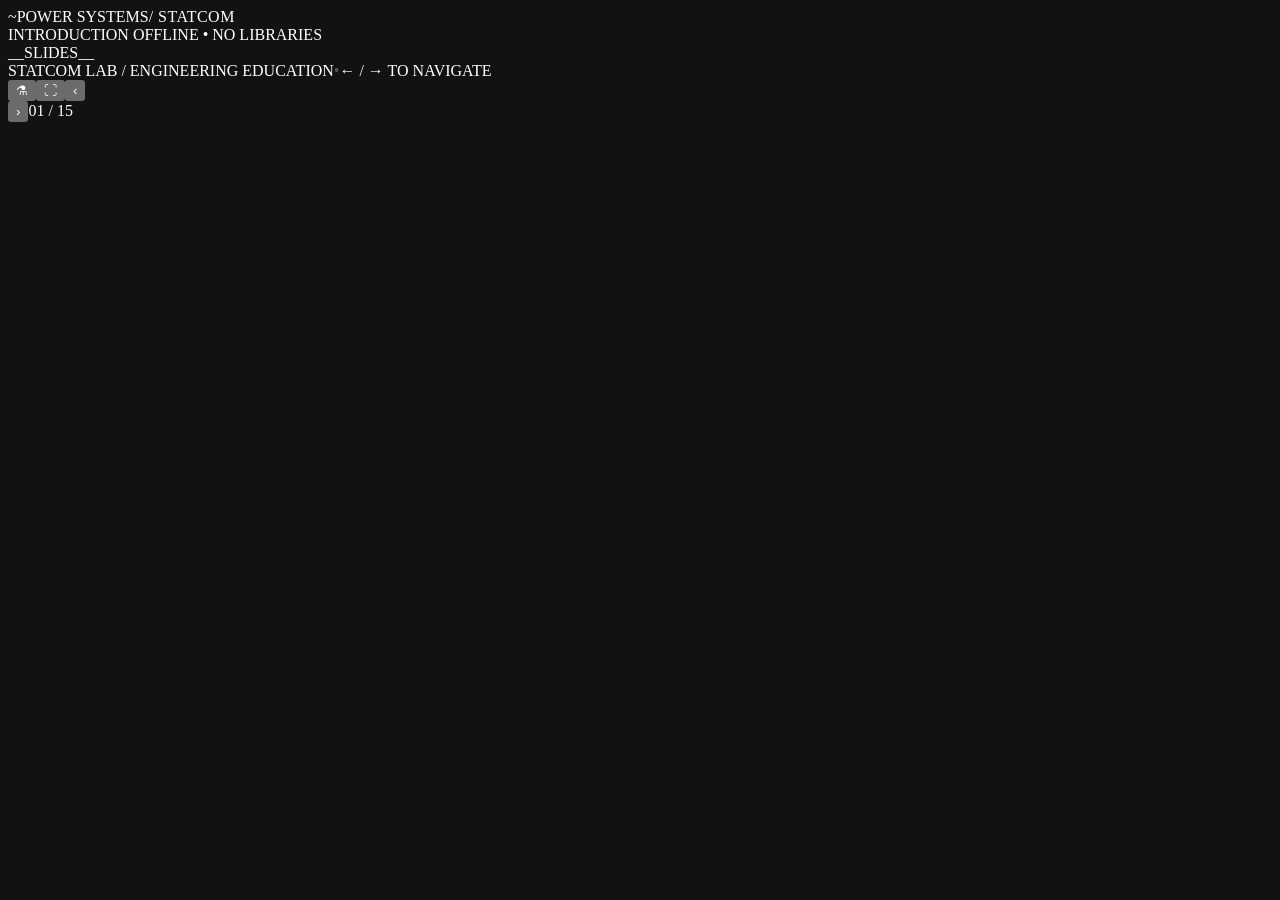
<file: docs/statcom-presentation/source/page.html>
<!doctype html>
<html lang="en">
<head>
<meta charset="utf-8"/>
<meta name="viewport" content="width=device-width, initial-scale=1"/>
<meta name="color-scheme" content="dark"/>
<title>STATCOM — From Voltage to VARs | Interactive Teaching Presentation</title>
<meta name="description" content="A fully offline, 15-scene, interactive STATCOM electrical engineering presentation with synchronized phasors, current, reactive power and voltage control."/>
<style>
__CSS__
</style>
</head>
<body>
<div class="stage" id="stage">
  <header class="topbar">
    <div class="brand"><span class="brandmark">~</span><span>POWER SYSTEMS</span><span class="teal" style="letter-spacing:.03em">/ STATCOM</span></div>
    <div class="top-right"><span id="slide-section">INTRODUCTION</span><span class="pill"><span class="dot"></span> OFFLINE • NO LIBRARIES</span></div>
  </header>
  <main class="slide-wrap" id="slides" aria-label="STATCOM educational slide deck">
__SLIDES__
  </main>
  <footer class="footer">
    <div class="foot-left"><span>STATCOM LAB / ENGINEERING EDUCATION</span><span style="color:#3e5b72">•</span><span>← / → TO NAVIGATE</span></div>
    <div class="foot-right"><button class="foot-btn" id="go-lab" aria-label="Go to interactive laboratory" title="Open interactive laboratory (slide 15)">⚗</button><button class="foot-btn" id="go-full" aria-label="Toggle full screen" title="Toggle full screen">⛶</button><button class="foot-btn" id="prev-slide" aria-label="Previous slide">‹</button><div class="progress-track" id="progress-track" role="slider" aria-label="Slide progress" aria-valuemin="1" aria-valuemax="15" aria-valuenow="1" tabindex="-1"><div class="progress-fill" id="progress-fill"></div></div><button class="foot-btn" id="next-slide" aria-label="Next slide">›</button><span class="foot-count" id="slide-counter">01 / 15</span></div>
  </footer>
</div>
<!-- Python-generated topology SVG assets are embedded here during publication. -->
<template id="asset-two-level"><!-- GALLERY_ASSET:two-level --></template>
<template id="asset-npc"><!-- GALLERY_ASSET:npc --></template>
<template id="asset-chb-star"><!-- GALLERY_ASSET:chb-star --></template>
<template id="asset-chb-delta"><!-- GALLERY_ASSET:chb-delta --></template>
<template id="asset-mmc"><!-- GALLERY_ASSET:mmc --></template>
<script>
__JS__
</script>
</body>
</html>
</file>
